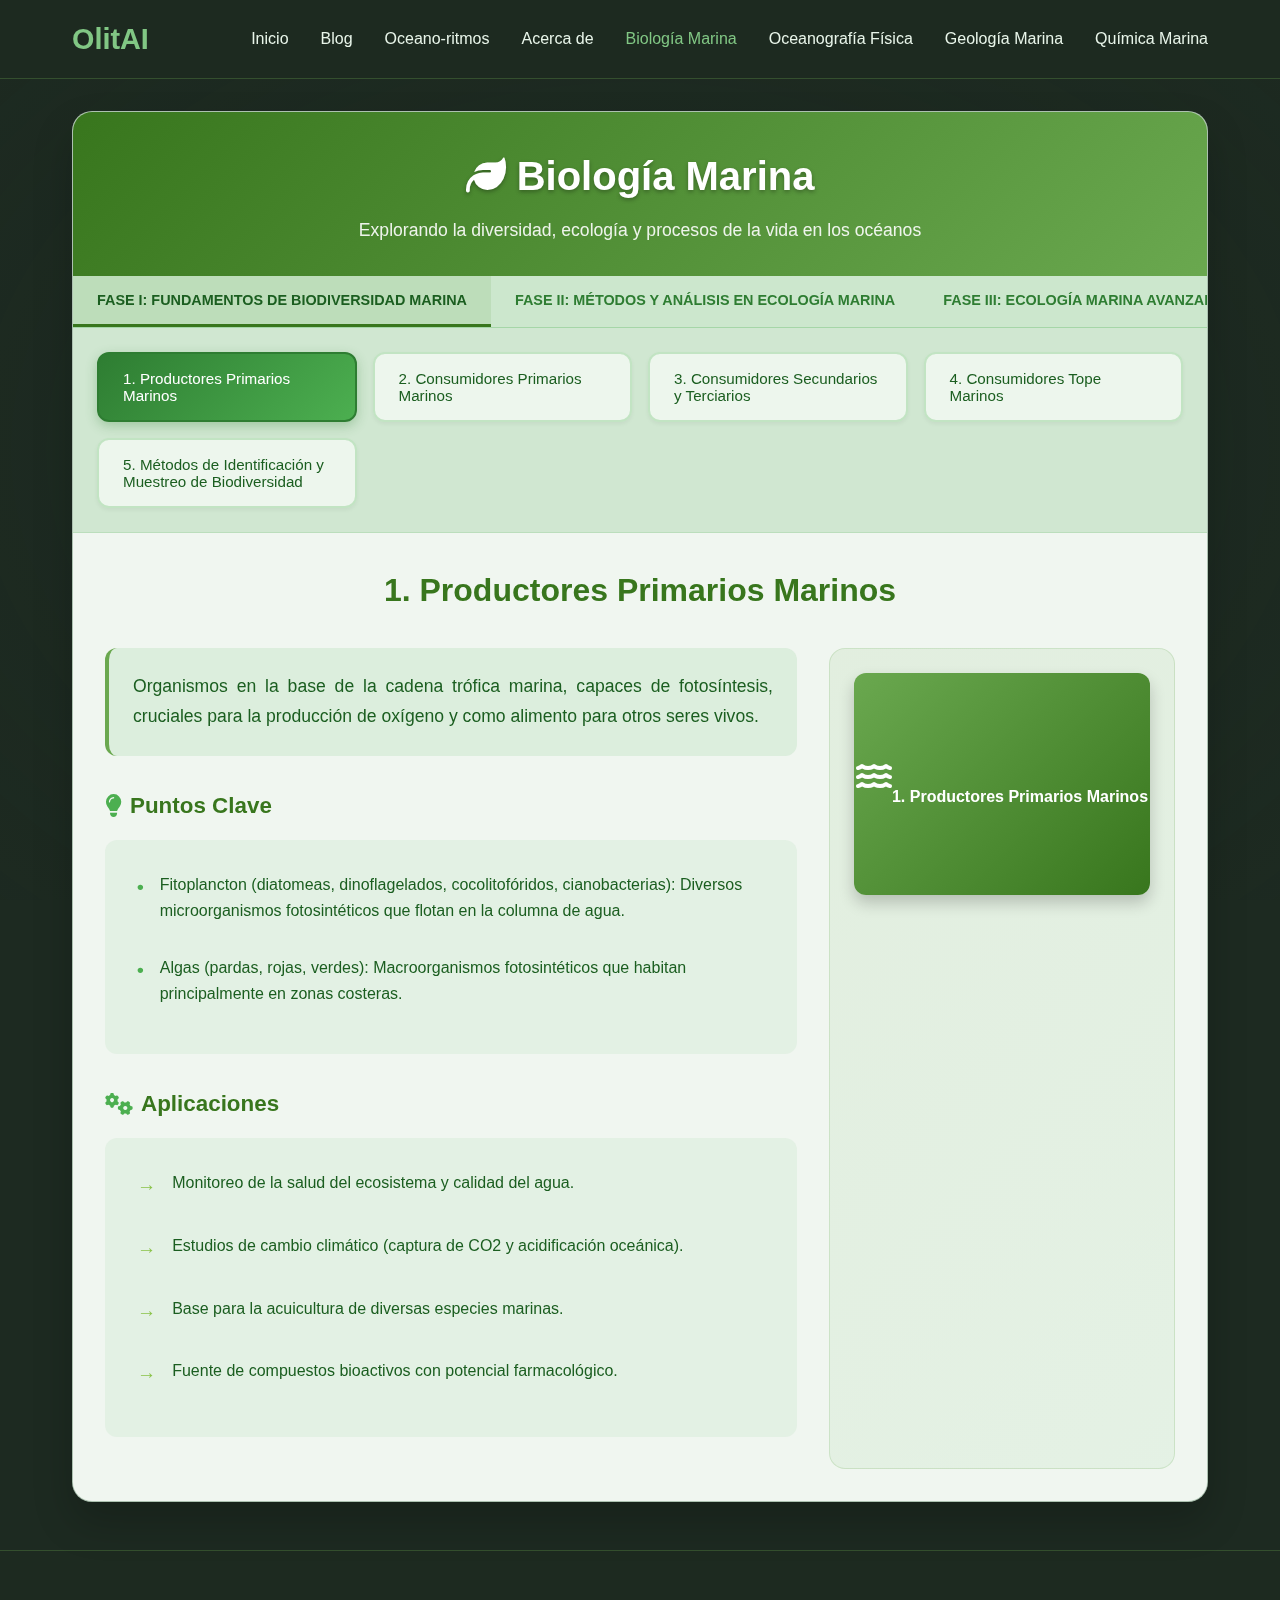
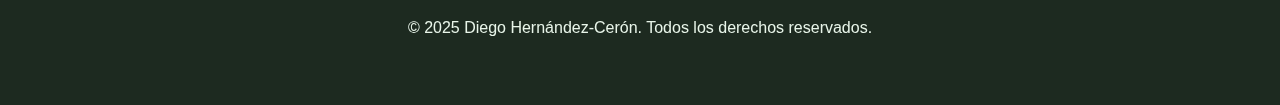
<file: biologia_marina_pagina.html>
<!DOCTYPE html>
<html lang="es">
<head>
    <meta charset="UTF-8">
    <meta name="viewport" content="width=device-width, initial-scale=1.0">
    <title>Biología Marina - OlitAI</title>
    <link rel="stylesheet" href="https://cdnjs.cloudflare.com/ajax/libs/font-awesome/6.4.0/css/all.min.css">
    <style>
        * {
            margin: 0;
            padding: 0;
            box-sizing: border-box;
        }

        body {
            font-family: -apple-system, BlinkMacSystemFont, 'Segoe UI', Roboto, Oxygen, Ubuntu, Cantarell, sans-serif;
            background-color: #1D2A21; /* Green: Dark Green */
            color: #E8F5E9; /* Green: Lightest Green */
            line-height: 1.6;
            min-height: 100vh;
        }

        /* Fondo oceánico similar al index */
        .bg-overlay {
            position: fixed;
            top: 0;
            left: 0;
            width: 100%;
            height: 100%;
            background-image: url('https://i.imgur.com/kI72GlX.jpg');
            background-size: cover;
            background-position: center center;
            background-repeat: no-repeat;
            background-attachment: fixed;
            filter: brightness(0.5) saturate(1.0) hue-rotate(40deg); /* Green: Adjusted for greener tint */
            z-index: -2;
        }

        .darken-overlay {
            position: fixed;
            top: 0;
            left: 0;
            width: 100%;
            height: 100%;
            background: radial-gradient(
                ellipse at center,
                rgba(29, 42, 33, 0.4) 0%, /* Green: Dark Green gradient */
                rgba(29, 42, 33, 0.7) 100%
            );
            z-index: -1;
        }

        /* Header navigation */
        header {
            position: sticky;
            top: 0;
            background: rgba(29, 42, 33, 0.95); /* Green: Dark Green */
            backdrop-filter: blur(10px);
            border-bottom: 1px solid rgba(106, 168, 79, 0.3); /* Green: Muted green border */
            z-index: 1000;
            padding: 1rem 0;
        }

        .nav-container {
            max-width: 1200px;
            margin: 0 auto;
            display: flex;
            justify-content: space-between;
            align-items: center;
            padding: 0 2rem;
        }

        .logo {
            font-size: 1.8rem;
            font-weight: bold;
            color: #81c784; /* Green: Light vibrant green */
            text-decoration: none;
        }

        nav ul {
            display: flex;
            list-style: none;
            gap: 2rem;
        }

        nav a {
            color: #E8F5E9; /* Green: Lightest Green */
            text-decoration: none;
            transition: color 0.3s;
            font-weight: 500;
        }

        nav a:hover, nav a.active {
            color: #81c784; /* Green: Light vibrant green */
        }

        .menu-toggle {
            display: none;
            color: #E8F5E9; /* Green: Lightest Green */
            font-size: 1.5rem;
            cursor: pointer;
        }

        /* Container principal */
        .container {
            max-width: 1200px;
            margin: 2rem auto;
            padding: 0 2rem;
        }

        /* Card principal con estilo oceánico */
        .main-card {
            background: rgba(232, 245, 233, 0.95); /* Green: Very light green/mint white */
            backdrop-filter: blur(10px);
            border-radius: 20px;
            box-shadow: 0 20px 40px rgba(0, 0, 0, 0.2);
            overflow: hidden;
            border: 1px solid rgba(60, 100, 70, 0.3); /* Green: Dark green border */
            color: #1B5E20; /* Green: Dark forest green text */
        }

        /* Título de la página */
        .page-title {
            background: linear-gradient(135deg, #38761D, #6AA84F); /* Green: Dark to medium green gradient */
            color: #FFFFFF; /* Green: White */
            padding: 2rem;
            text-align: center;
            margin-bottom: 0;
        }

        .page-title h1 {
            font-size: 2.5rem;
            font-weight: bold;
            margin-bottom: 0.5rem;
            text-shadow: 0 2px 4px rgba(0, 0, 0, 0.3);
        }

        .page-title p {
            font-size: 1.1rem;
            opacity: 0.9;
        }

        /* Pestañas de categorías */
        .category-tabs {
            overflow-x: auto;
            background: rgba(200, 230, 201, 0.8); /* Green: Light mint green */
        }

        .category-tabs-container {
            display: flex;
            border-bottom: 1px solid #A5D6A7; /* Green: Light green border */
            min-width: max-content;
        }

        .category-tab {
            padding: 1rem 1.5rem;
            font-size: 0.9rem;
            font-weight: 600;
            white-space: nowrap;
            background: none;
            border: none;
            cursor: pointer;
            transition: all 0.3s;
            color: #2E7D32; /* Green: Medium-dark green */
            border-bottom: 3px solid transparent;
        }

        .category-tab:hover {
            color: #1B5E20; /* Green: Dark forest green */
            background-color: rgba(106, 168, 79, 0.1); /* Green: Light green tint */
        }

        .category-tab.active {
            color: #1B5E20; /* Green: Dark forest green */
            border-bottom-color: #38761D; /* Green: Darker active border */
            background-color: rgba(106, 168, 79, 0.15); /* Green: Light green tint */
        }

        /* Selector de tópicos */
        .topics-selector {
            background: rgba(200, 230, 201, 0.6); /* Green: Light mint green */
            padding: 1.5rem;
            border-bottom: 1px solid rgba(165, 214, 167, 0.5); /* Green: Light green border */
        }

        .topics-grid {
            display: grid;
            grid-template-columns: repeat(auto-fit, minmax(250px, 1fr));
            gap: 1rem;
        }

        .topic-button {
            padding: 1rem 1.5rem;
            border-radius: 12px;
            font-size: 0.95rem;
            font-weight: 500;
            background: rgba(240, 247, 240, 0.9); /* Green: Very light mint */
            border: 2px solid rgba(129, 199, 132, 0.4); /* Green: Light green border */
            color: #1B5E20; /* Green: Dark forest green */
            cursor: pointer;
            transition: all 0.3s;
            text-align: left;
            box-shadow: 0 2px 4px rgba(0, 0, 0, 0.05);
        }

        .topic-button:hover {
            background-color: rgba(165, 214, 167, 0.8); /* Green: Light green for hover */
            border-color: #6AA84F; /* Green: Medium green */
            transform: translateY(-2px);
            box-shadow: 0 4px 8px rgba(0, 0, 0, 0.1);
        }

        .topic-button.active {
            background: linear-gradient(135deg, #2E7D32, #4CAF50); /* Green: Medium to vibrant green gradient */
            color: #FFFFFF; /* Green: White */
            border-color: #2E7D32; /* Green: Medium green */
            box-shadow: 0 4px 12px rgba(46, 125, 50, 0.3); /* Shadow based on active background */
        }

        /* Contenido del tópico */
        .topic-content {
            padding: 2rem;
            background: rgba(240, 247, 240, 0.95); /* Green: Very light mint */
        }

        .topic-title {
            font-size: 2rem;
            font-weight: bold;
            color: #38761D; /* Green: Dark green */
            margin-bottom: 1.5rem;
            text-align: center;
        }

        .content-grid {
            display: grid;
            grid-template-columns: 2fr 1fr;
            gap: 2rem;
            margin-top: 2rem;
        }

        .main-content {
            display: flex;
            flex-direction: column;
        }

        .description {
            color: #1B5E20; /* Green: Dark forest green */
            margin-bottom: 2rem;
            text-align: justify;
            font-size: 1.1rem;
            line-height: 1.7;
            padding: 1.5rem;
            background: rgba(200, 230, 201, 0.5); /* Green: Light mint green */
            border-radius: 12px;
            border-left: 4px solid #6AA84F; /* Green: Medium green */
        }

        .section-title {
            font-size: 1.4rem;
            font-weight: 600;
            color: #38761D; /* Green: Dark green */
            margin-bottom: 1rem;
            display: flex;
            align-items: center;
            gap: 0.5rem;
        }

        .section-title i {
            color: #4CAF50; /* Green: Vibrant green */
        }

        .key-points, .applications {
            margin-bottom: 2rem;
        }

        .points-list {
            list-style: none;
            background: rgba(200, 230, 201, 0.3); /* Green: Light mint green tint */
            border-radius: 12px;
            padding: 1.5rem;
        }

        .points-list li {
            display: flex;
            align-items: flex-start;
            margin-bottom: 1rem;
            padding: 0.5rem;
            border-radius: 8px;
            transition: all 0.3s;
        }

        .points-list li:hover {
            background: rgba(165, 214, 167, 0.3); /* Green: Light green tint for hover */
            transform: translateX(5px);
        }

        .bullet-blue { /* Consider renaming to .bullet-primary or similar */
            color: #4CAF50; /* Green: Vibrant green */
            margin-right: 1rem;
            font-weight: bold;
            font-size: 1.2rem;
        }

        .bullet-green { /* Consider renaming to .bullet-secondary or similar */
            color: #8BC34A; /* Green: Lime green */
            margin-right: 1rem;
            font-weight: bold;
            font-size: 1.2rem;
        }

        /* Sidebar */
        .sidebar {
            background: linear-gradient(135deg, rgba(106, 168, 79, 0.1), rgba(129, 199, 132, 0.1)); /* Green: Light green tints */
            padding: 1.5rem;
            border-radius: 16px;
            border: 1px solid rgba(106, 168, 79, 0.2); /* Green: Muted green border */
        }

        .image-placeholder {
            width: 100%;
            aspect-ratio: 4/3;
            background: linear-gradient(135deg, #6AA84F 0%, #38761D 100%); /* Green: Medium to Dark green */
            border-radius: 12px;
            margin-bottom: 1rem;
            display: flex;
            align-items: center;
            justify-content: center;
            color: #FFFFFF; /* Green: White */
            font-weight: bold;
            text-align: center;
            box-shadow: 0 8px 16px rgba(0, 0, 0, 0.2);
        }

        /* Footer */
        footer {
            margin-top: 3rem;
            padding: 2rem 0;
            background: rgba(29, 42, 33, 0.95); /* Green: Dark Green */
            color: #E8F5E9; /* Green: Lightest Green */
            text-align: center;
            border-top: 1px solid rgba(106, 168, 79, 0.3); /* Green: Muted green border */
        }

        /* Responsive */
        @media (max-width: 768px) {
            .nav-container {
                padding: 0 1rem;
            }

            nav ul {
                display: none;
            }

            .menu-toggle {
                display: block;
            }

            .container {
                padding: 0 1rem;
            }

            .category-tab {
                font-size: 0.8rem;
                padding: 0.8rem 1rem;
            }

            .content-grid {
                grid-template-columns: 1fr;
                gap: 1rem;
            }

            .topics-grid {
                grid-template-columns: 1fr;
            }

            .topic-content {
                padding: 1rem;
            }

            .page-title h1 {
                font-size: 1.8rem;
            }
        }

        .error-message {
            text-align: center;
            color: #ef4444; /* Standard error red, can be adjusted if needed */
            font-weight: 500;
            margin-top: 2rem;
            padding: 2rem;
            background: rgba(254, 226, 226, 0.8); /* Lighter red background */
            border-radius: 12px;
            border: 1px solid rgba(239, 68, 68, 0.2);
        }

        /* Animaciones suaves */
        @keyframes fadeIn {
            from { opacity: 0; transform: translateY(20px); }
            to { opacity: 1; transform: translateY(0); }
        }

        .main-card {
            animation: fadeIn 0.6s ease-out;
        }

        /* Scroll suave */
        html {
            scroll-behavior: smooth;
        }

        /* Botón de volver al inicio */
        .back-to-top {
            position: fixed;
            bottom: 2rem;
            right: 2rem;
            background: linear-gradient(135deg, #38761D, #6AA84F); /* Green: Dark to medium green gradient */
            color: #FFFFFF; /* Green: White */
            border: none;
            border-radius: 50%;
            width: 50px;
            height: 50px;
            cursor: pointer;
            opacity: 0;
            transition: all 0.3s;
            z-index: 1000;
            box-shadow: 0 4px 12px rgba(121, 85, 72, 0.3); /* Shadow based on new background */
        }

        .back-to-top.visible {
            opacity: 1;
        }

        .back-to-top:hover {
            transform: translateY(-2px);
            box-shadow: 0 6px 16px rgba(121, 85, 72, 0.4); /* Shadow based on new background */
        }
    </style>
</head>
<body>
    <div class="bg-overlay"></div>
    <div class="darken-overlay"></div>

    <header>
        <div class="nav-container">
            <a href="./index.html" class="logo">OlitAI</a>
            <nav>
                <ul>
                    <li><a href="./index.html">Inicio</a></li>
                    <li><a href="./blog.html">Blog</a></li>
                    <li><a href="./oceano-ritmos.html">Oceano-ritmos</a></li>
                    <li><a href="./about.html">Acerca de</a></li>
                    <li><a href="./biologia_marina_pagina.html" class="active">Biología Marina</a></li>
                    <li><a href="./fisica_integrated.html">Oceanografía Física</a></li>
                    <li><a href="./geologia.html">Geología Marina</a></li>
                    <li><a href="./quimica.html">Química Marina</a></li>
                </ul>
            </nav>
            <div class="menu-toggle">
                <i class="fas fa-bars"></i>
            </div>
        </div>
    </header>

    <div class="container">
        <div class="main-card">
            <!-- Título de la página -->
            <div class="page-title">
                <h1><i class="fas fa-leaf"></i> Biología Marina</h1>
                <p>Explorando la diversidad, ecología y procesos de la vida en los océanos</p>
            </div>

            <!-- Pestañas de categorías -->
            <div class="category-tabs">
                <div class="category-tabs-container" id="categoryTabs">
                    <!-- Las pestañas se generarán dinámicamente -->
                </div>
            </div>

            <!-- Selector de tópicos -->
            <div class="topics-selector">
                <div class="topics-grid" id="topicsGrid">
                    <!-- Los tópicos se generarán dinámicamente -->
                </div>
            </div>

            <!-- Contenido del tópico -->
            <div class="topic-content">
                <div id="topicContent">
                    <!-- El contenido se generará dinámicamente -->
                </div>
            </div>
        </div>
    </div>

    <button class="back-to-top" id="backToTop">
        <i class="fas fa-chevron-up"></i>
    </button>

    <footer>
        <div class="container">
            <p>&copy; 2025 Diego Hernández-Cerón. Todos los derechos reservados.</p>
        </div>
    </footer>

    <script>
        // Estado de la aplicación
        const categories = [
            { id: "fase1_bio", name: "FASE I: FUNDAMENTOS DE BIODIVERSIDAD MARINA" },
            { id: "fase2_bio", name: "FASE II: MÉTODOS Y ANÁLISIS EN ECOLOGÍA MARINA" },
            { id: "fase3_bio", name: "FASE III: ECOLOGÍA MARINA AVANZADA" },
            { id: "fase4_bio", name: "FASE IV: BIOLOGÍA MARINA APLICADA Y GESTIÓN CON IA" }
        ];

        const topicsByCategory = {
            fase1_bio: [
                { id: "f1_bio_topic1", name: "1. Productores Primarios Marinos" },
                { id: "f1_bio_topic2", name: "2. Consumidores Primarios Marinos" },
                { id: "f1_bio_topic3", name: "3. Consumidores Secundarios y Terciarios" },
                { id: "f1_bio_topic4", name: "4. Consumidores Tope Marinos" },
                { id: "f1_bio_topic5", name: "5. Métodos de Identificación y Muestreo de Biodiversidad" }
            ],
            fase2_bio: [
                { id: "f2_bio_topic1", name: "1. Estadística Aplicada a la Ecología Marina" },
                { id: "f2_bio_topic2", name: "2. Machine Learning en Estudios de Ecología Marina" },
                { id: "f2_bio_topic3", name: "3. Diseño Experimental y Estrategias de Muestreo" }
            ],
            fase3_bio: [
                { id: "f3_bio_topic1", name: "1. Fundamentos de Procesos Ecológicos Marinos" },
                { id: "f3_bio_topic2", name: "2. Ecología de Comunidades Bentónicas" },
                { id: "f3_bio_topic3", name: "3. Conexiones Ecosistémicas Clave" },
                { id: "f3_bio_topic4", name: "4. Conceptos Teóricos Avanzados en Ecología Marina" }
            ],
            fase4_bio: [
                { id: "f4_bio_topic1", name: "1. IA Aplicada a la Gestión de Pesquerías Sostenibles" },
                { id: "f4_bio_topic2", name: "2. IA en Bioacústica y Comunicación Animal Marina" },
                { id: "f4_bio_topic3", name: "3. IA para la Gobernanza y Legislación Oceánica" },
                { id: "f4_bio_topic4", name: "4. Monitoreo y Predicción de Fenómenos Oceanográficos con IA" }
            ]
        };

        const content = {
            fase1_bio: {
                f1_bio_topic1: {
                    title: "1. Productores Primarios Marinos",
                    description: "Organismos en la base de la cadena trófica marina, capaces de fotosíntesis, cruciales para la producción de oxígeno y como alimento para otros seres vivos.",
                    keyPoints: [
                        "Fitoplancton (diatomeas, dinoflagelados, cocolitofóridos, cianobacterias): Diversos microorganismos fotosintéticos que flotan en la columna de agua.",
                        "Algas (pardas, rojas, verdes): Macroorganismos fotosintéticos que habitan principalmente en zonas costeras."
                    ],
                    applications: [
                        "Monitoreo de la salud del ecosistema y calidad del agua.",
                        "Estudios de cambio climático (captura de CO2 y acidificación oceánica).",
                        "Base para la acuicultura de diversas especies marinas.",
                        "Fuente de compuestos bioactivos con potencial farmacológico."
                    ]
                },
                f1_bio_topic2: {
                    title: "2. Consumidores Primarios Marinos",
                    description: "Organismos herbívoros que se alimentan directamente de los productores primarios, transfiriendo energía al siguiente nivel trófico.",
                    keyPoints: [
                        "Zooplancton (copépodos, krill, larvas planctónicas, medusas): Pequeños animales que derivan en el agua, alimentándose de fitoplancton.",
                        "Comunidades bentónicas (poliquetos, bivalvos, equinodermos, corales): Organismos que viven en el fondo marino, muchos de los cuales se alimentan de material orgánico particulado o algas."
                    ],
                    applications: [
                        "Indicadores de la calidad del agua y de la productividad primaria.",
                        "Eslabón crucial en las redes tróficas marinas, sosteniendo pesquerías.",
                        "Estudios de impacto de la pesca y la contaminación en comunidades bentónicas.",
                        "Investigación en bioprospección de corales y otros invertebrados."
                    ]
                },
                f1_bio_topic3: {
                    title: "3. Consumidores Secundarios y Terciarios",
                    description: "Carnívoros que se alimentan de otros consumidores, ocupando niveles tróficos intermedios y jugando roles importantes en la estructura de las comunidades marinas.",
                    keyPoints: [
                        "Necton (peces diversos): Organismos que nadan activamente, desde pequeños peces forrajeros hasta grandes depredadores.",
                        "Cefalópodos (calamares, pulpos, sepias): Invertebrados marinos inteligentes con adaptaciones únicas para la caza.",
                        "Crustáceos (cangrejos, langostas, camarones): Diversos artrópodos con exoesqueleto, muchos de importancia comercial."
                    ],
                    applications: [
                        "Gestión de pesquerías comerciales y recreativas.",
                        "Estudios de biodiversidad y conservación de especies clave.",
                        "Modelado de redes tróficas y dinámica de poblaciones.",
                        "Evaluación de la salud de los ecosistemas a través de la condición de los depredadores."
                    ]
                },
                f1_bio_topic4: {
                    title: "4. Consumidores Tope Marinos",
                    description: "Depredadores en la cima de la cadena alimentaria marina, cruciales para el equilibrio del ecosistema y a menudo carismáticos, atrayendo interés público.",
                    keyPoints: [
                        "Aves marinas (albatros, petreles, pingüinos, gaviotas): Adaptadas a la vida en el mar, alimentándose de peces y otros organismos.",
                        "Mamíferos marinos (cetáceos: ballenas, delfines; pinnípedos: focas, lobos marinos; sirenios: manatíes): Diversos grupos con adaptaciones especializadas al medio acuático."
                    ],
                    applications: [
                        "Indicadores de la salud general del océano y de la contaminación (bioacumulación).",
                        "Planes de conservación de especies carismáticas y en peligro.",
                        "Estudios de acumulación de contaminantes y toxinas en la cadena trófica.",
                        "Ecoturismo y educación ambiental."
                    ]
                },
                f1_bio_topic5: {
                    title: "5. Métodos de Identificación y Muestreo de Biodiversidad",
                    description: "Técnicas y herramientas utilizadas por los biólogos marinos para identificar especies, estudiar su distribución y muestrear comunidades para evaluar la biodiversidad.",
                    keyPoints: [
                        "Microscopía óptica y electrónica: Para la identificación de microorganismos y detalles estructurales.",
                        "Análisis de ADN y códigos de barras genéticos (DNA barcoding): Para la identificación precisa de especies y estudios filogenéticos.",
                        "Metabarcoding ambiental (eDNA): Para la detección de comunidades completas a partir de muestras de agua o sedimento.",
                        "Técnicas de muestreo específicas por grupo taxonómico (redes, dragas, trampas, censos visuales)."
                    ],
                    applications: [
                        "Descubrimiento y catalogación de nuevas especies marinas.",
                        "Evaluación de la riqueza de especies y diversidad genética en diferentes hábitats.",
                        "Monitoreo de especies invasoras y su impacto.",
                        "Estudios de conectividad poblacional y biogeografía."
                    ]
                }
            },
            fase2_bio: {
                f2_bio_topic1: {
                    title: "1. Estadística Aplicada a la Ecología Marina",
                    description: "Herramientas estadísticas y métodos cuantitativos esenciales para el diseño de estudios, análisis de datos y la interpretación de resultados en investigaciones de ecología marina.",
                    keyPoints: [
                        "Análisis univariados (pruebas t, ANOVA) y multivariados (PCA, MDS, análisis de clusters): Para explorar patrones y relaciones en datos complejos.",
                        "Pruebas paramétricas y no paramétricas: Selección adecuada según la distribución de los datos.",
                        "Modelos Lineales Generalizados (GLM) y Modelos Mixtos (GLMM): Para modelar respuestas ecológicas a múltiples factores.",
                        "Análisis de series temporales: Para identificar tendencias y ciclos en datos recolectados a lo largo del tiempo.",
                        "Estadística espacial y Sistemas de Información Geográfica (SIG): Para analizar patrones de distribución y relaciones espaciales."
                    ],
                    applications: [
                        "Validación rigurosa de hipótesis ecológicas y teorías.",
                        "Modelado predictivo de la distribución de especies y la abundancia.",
                        "Análisis de tendencias poblacionales y evaluación del estado de conservación.",
                        "Identificación de factores ambientales que influyen en las comunidades marinas."
                    ]
                },
                f2_bio_topic2: {
                    title: "2. Machine Learning en Estudios de Ecología Marina",
                    description: "Aplicación de técnicas de inteligencia artificial y aprendizaje automático para abordar problemas complejos, analizar grandes conjuntos de datos y descubrir nuevos insights en ecología marina.",
                    keyPoints: [
                        "Clasificación de hábitats y ecosistemas: Utilizando datos de sensores remotos o imágenes submarinas.",
                        "Predicción de distribución de especies (Species Distribution Models - SDMs): Basados en variables ambientales.",
                        "Detección de patrones espaciales y temporales complejos en datos ecológicos.",
                        "Reconocimiento automatizado de organismos: A partir de imágenes, videos o sonidos.",
                        "Análisis de imágenes submarinas y videos para censos y estudios de comportamiento."
                    ],
                    applications: [
                        "Procesamiento eficiente y automatizado de grandes volúmenes de datos oceanográficos y biológicos.",
                        "Mejora de la precisión en modelos predictivos para la gestión de recursos.",
                        "Descubrimiento de nuevas correlaciones ecológicas y factores de influencia.",
                        "Desarrollo de herramientas para el monitoreo en tiempo real de ecosistemas."
                    ]
                },
                f2_bio_topic3: {
                    title: "3. Diseño Experimental y Estrategias de Muestreo",
                    description: "Principios fundamentales para el diseño robusto de estudios experimentales y la planificación de programas de muestreo efectivos y eficientes en el diverso y desafiante medio marino.",
                    keyPoints: [
                        "Cálculo de potencia estadística y determinación del tamaño muestral adecuado.",
                        "Diseños experimentales comunes: BACI (Before-After-Control-Impact), diseños factoriales, anidados y jerárquicos.",
                        "Métodos de muestreo estadístico: Aleatorio simple, estratificado, sistemático y adaptativo.",
                        "Consideraciones logísticas y desafíos del muestreo en ambientes marinos."
                    ],
                    applications: [
                        "Evaluación rigurosa del impacto ambiental de actividades humanas.",
                        "Estudios de la efectividad de medidas de conservación y restauración.",
                        "Optimización de los esfuerzos de monitoreo para maximizar la información obtenida.",
                        "Investigación de procesos ecológicos mediante manipulación experimental."
                    ]
                }
            },
            fase3_bio: {
                f3_bio_topic1: {
                    title: "1. Fundamentos de Procesos Ecológicos Marinos",
                    description: "Exploración de los conceptos y procesos clave que rigen las interacciones entre organismos marinos y su ambiente, y la dinámica de los ecosistemas oceánicos.",
                    keyPoints: [
                        "Uso de isótopos estables (ej. δ13C, δ15N) como trazadores de redes tróficas y rutas migratorias.",
                        "Caracterización estructural de ecosistemas: diversidad, complejidad, estabilidad.",
                        "Dinámica y procesos comunitarios: sucesión ecológica, efectos de perturbaciones naturais y antropogénicas.",
                        "Interacciones biológicas: predador-presa, competencia, mutualismo, parasitismo.",
                        "Dinámica de poblaciones marinas: modelos de crecimiento, mortalidad, reclutamiento y dispersión."
                    ],
                    applications: [
                        "Modelado de redes tróficas para entender el flujo de energía y materia.",
                        "Comprensión de la resiliencia y resistencia de los ecosistemas a cambios.",
                        "Desarrollo de estrategias de gestión basadas en el ecosistema (EBM).",
                        "Predicción de la respuesta de las poblaciones a la explotación y al cambio climático."
                    ]
                },
                f3_bio_topic2: {
                    title: "2. Ecología de Comunidades Bentónicas",
                    description: "Estudio de los organismos que viven en, sobre o asociados al fondo marino (bentos), sus interacciones, y la estructura y función de los ecosistemas bentónicos.",
                    keyPoints: [
                        "Estructura de hábitats bentónicos: influencia del tipo de sustrato (rocoso, arenoso, fangoso) y la complejidad física.",
                        "Zonación vertical y horizontal de comunidades bentónicas en respuesta a gradientes ambientales.",
                        "Ecosistemas de aguas someras: pastos marinos, arrecifes de coral, bosques de kelp y su importancia ecológica.",
                        "Comunidades de fondos blandos (infauna) y fondos duros (epifauna).",
                        "Ecosistemas quimiosintéticos de aguas profundas: fuentes hidrotermales, filtraciones frías y montañas submarinas."
                    ],
                    applications: [
                        "Mapeo y caracterización de hábitats bentónicos sensibles para la conservación.",
                        "Evaluación del impacto de actividades como la pesca de arrastre, dragado y acuicultura.",
                        "Descubrimiento de nuevas especies y compuestos bioactivos en ecosistemas profundos.",
                        "Restauración de hábitats bentónicos degradados."
                    ]
                },
                f3_bio_topic3: {
                    title: "3. Conexiones Ecosistémicas Clave",
                    description: "Análisis de las interacciones y flujos de materia y energía entre diferentes dominios y ambientes que son cruciales para la estructura y función de los ecosistemas marinos.",
                    keyPoints: [
                        "Estuarios y zonas costeras como interfaces críticas Tierra-Mar, influenciadas por aportes fluviales y mareas.",
                        "Ecosistemas costeros de transición: manglares, marismas salinas y su rol en la protección costera y como viveros.",
                        "Comunidades asociadas al hielo marino en regiones polares y su vulnerabilidad al cambio climático.",
                        "Impacto del deshielo glaciar y de icebergs en los ecosistemas marinos polares y subpolares (ej. aporte de nutrientes)."
                    ],
                    applications: [
                        "Gestión integrada de zonas costeras y cuencas hidrográficas.",
                        "Estudios de impacto del cambio climático en zonas de transición y ecosistemas polares.",
                        "Conservación de corredores ecológicos y conectividad entre hábitats.",
                        "Evaluación de los servicios ecosistémicos provistos por estos sistemas de conexión."
                    ]
                },
                f3_bio_topic4: {
                    title: "4. Conceptos Teóricos Avanzados en Ecología Marina",
                    description: "Introducción a marcos conceptuales y teorías ecológicas avanzadas que ayudan a explicar patrones, procesos y la dinámica compleja de los ecosistemas marinos.",
                    keyPoints: [
                        "Hipótesis de estados estables alternativos y cambios de régimen (regime shifts) en ecosistemas marinos.",
                        "Dispersión larval, conectividad poblacional y su importancia para la persistencia de metapoblaciones.",
                        "Teoría de biogeografía de islas y su aplicación al diseño de redes de áreas marinas protegidas (AMPs).",
                        "Enfoques 'multiomics' (genómica, transcriptómica, proteómica, metabolómica) en ecología marina para entender respuestas a nivel molecular."
                    ],
                    applications: [
                        "Predicción y manejo de respuestas ecosistémicas a múltiples factores de estrés.",
                        "Diseño efectivo de redes de AMPs para la conservación de la biodiversidad y los procesos ecológicos.",
                        "Comprensión de la capacidad de adaptación de las especies marinas al cambio ambiental global.",
                        "Desarrollo de nuevos biomarcadores para la evaluación de la salud de los ecosistemas."
                    ]
                }
            },
            fase4_bio: {
                f4_bio_topic1: {
                    title: "1. IA Aplicada a la Gestión de Pesquerías Sostenibles",
                    description: "Utilización de la inteligencia artificial (IA) y el aprendizaje automático para mejorar la evaluación de stocks pesqueros, optimizar estrategias de manejo y promover la sostenibilidad de las pesquerías.",
                    keyPoints: [
                        "Predicción de zonas de pesca óptimas y estimación de biomasa de stocks utilizando modelos de IA.",
                        "Desarrollo de gemelos digitales (digital twins) para simular ecosistemas pesqueros y evaluar el impacto de diferentes estrategias de manejo.",
                        "Aplicación de técnicas de upscaling y downscaling para integrar datos de diferentes fuentes y resoluciones espaciales/temporales.",
                        "Monitoreo electrónico y análisis de video para mejorar la selectividad de artes de pesca y reducir descartes."
                    ],
                    applications: [
                        "Optimización de cuotas de pesca y esfuerzo pesquero para la sostenibilidad a largo plazo.",
                        "Reducción de la pesca incidental de especies no objetivo y protegidas.",
                        "Mejora del monitoreo, control y vigilancia (MCV) de la actividad pesquera para combatir la pesca ilegal, no declarada y no reglamentada (INDNR).",
                        "Desarrollo de sistemas de alerta temprana para cambios en la distribución o abundancia de recursos pesqueros."
                    ]
                },
                f4_bio_topic2: {
                    title: "2. IA en Bioacústica y Comunicación Animal Marina",
                    description: "Aplicación de la inteligencia artificial para el análisis de los sonidos producidos por organismos marinos, el estudio de su comunicación y el monitoreo no invasivo de la vida marina.",
                    keyPoints: [
                        "Detección y clasificación automatizada de vocalizaciones de mamíferos marinos, peces e invertebrados utilizando algoritmos de IA.",
                        "Análisis de repertorios vocales, dialectos y patrones de comunicación en especies marinas.",
                        "Desarrollo de interfaces humano-cetáceo asistidas por IA para la investigación de la cognición y comunicación de delfines y ballenas.",
                        "Identificación de fuentes de ruido antropogénico y evaluación de su impacto en la fauna marina."
                    ],
                    applications: [
                        "Monitoreo no invasivo de la presencia, distribución y comportamiento de poblaciones animales, incluyendo especies raras o crípticas.",
                        "Estudio del impacto del ruido generado por actividades humanas (tráfico marítimo, sonares, construcción) en la vida marina.",
                        "Mejora de la comprensión de la complejidad social y cognitiva de las especies marinas.",
                        "Desarrollo de herramientas para la mitigación del ruido y la protección de hábitats acústicos sensibles."
                    ]
                },
                f4_bio_topic3: {
                    title: "3. IA para la Gobernanza y Legislación Oceánica",
                    description: "Uso de herramientas de inteligencia artificial para apoyar la toma de decisiones informadas, el desarrollo de políticas efectivas y la mejora de la vigilancia y el cumplimiento en el ámbito de la gobernanza de los océanos.",
                    keyPoints: [
                        "Minería de textos y procesamiento de lenguaje natural (NLP) para analizar grandes volúmenes de documentos legales, tratados internacionales y políticas oceánicas.",
                        "Diseño asistido por IA de normativas y regulaciones ecosistémicas que consideren la complejidad de las interacciones marinas.",
                        "Vigilancia inteligente de actividades marítimas (pesca, transporte, minería) utilizando datos satelitales y de sensores, analizados con IA para detectar anomalías.",
                        "Creación de un observatorio de gobernanza oceánica global basado en IA para monitorear el progreso hacia objetivos de sostenibilidad."
                    ],
                    applications: [
                        "Mejora de la transparencia, la rendición de cuentas y el cumplimiento normativo en el sector marítimo.",
                        "Desarrollo de políticas oceánicas más adaptativas y basadas en la mejor evidencia científica disponible.",
                        "Fortalecimiento de la cooperación internacional para la gestión sostenible de los recursos marinos transzonales y de alta mar.",
                        "Identificación temprana de vacíos legales o conflictos normativos en la gobernanza oceánica."
                    ]
                },
                f4_bio_topic4: {
                    title: "4. Monitoreo y Predicción de Fenómenos Oceanográficos con IA",
                    description: "Aplicación de la inteligencia artificial para la detección temprana, el monitoreo continuo y la predicción de eventos y fenómenos oceanográficos críticos que pueden afectar los ecosistemas marinos y las comunidades costeras.",
                    keyPoints: [
                        "Detección y predicción de la ocurrencia, extensión e intensidad de floraciones algales nocivas (FANs) utilizando datos satelitales y modelos de IA.",
                        "Seguimiento y modelado de la dispersión de derrames de petróleo y otros contaminantes marinos para optimizar la respuesta a emergencias.",
                        "Monitoreo y alerta temprana de eventos extremos marinos como olas de calor marinas, eventos de hipoxia y acidificación.",
                        "Integración de datos de múltiples fuentes (sensores remotos, in-situ, modelos) mediante IA para mejorar la comprensión y predicción de procesos complejos."
                    ],
                    applications: [
                        "Protección de la salud pública, los recursos pesqueros y la acuicultura frente a FANs y contaminación.",
                        "Optimización de la respuesta a emergencias ambientales marinas y minimización de daños.",
                        "Desarrollo de estrategias de adaptación al cambio climático para ecosistemas marinos y comunidades costeras vulnerables.",
                        "Mejora de la seguridad marítima y la planificación de actividades en el océano."
                    ]
                }
            }
        };

        let selectedCategory = "fase1_bio";
        let selectedTopic = "f1_bio_topic1";

        // Función para renderizar las pestañas de categorías
        function renderCategoryTabs() {
            const tabsContainer = document.getElementById('categoryTabs');
            tabsContainer.innerHTML = '';

            categories.forEach(category => {
                const tab = document.createElement('button');
                tab.className = `category-tab ${selectedCategory === category.id ? 'active' : ''}`;
                tab.textContent = category.name;
                tab.onclick = () => selectCategory(category.id);
                tabsContainer.appendChild(tab);
            });
        }

        // Función para renderizar los tópicos
        function renderTopics() {
            const topicsGrid = document.getElementById('topicsGrid');
            topicsGrid.innerHTML = '';

            const topics = topicsByCategory[selectedCategory] || [];
            topics.forEach(topic => {
                const button = document.createElement('button');
                button.className = `topic-button ${selectedTopic === topic.id ? 'active' : ''}`;
                button.textContent = topic.name;
                button.onclick = () => selectTopic(topic.id);
                topicsGrid.appendChild(button);
            });
        }

        // Función para renderizar el contenido del tópico
        function renderTopicContent() {
            const contentDiv = document.getElementById('topicContent');
            const categoryData = content[selectedCategory];
            
            if (!categoryData) {
                contentDiv.innerHTML = '<div class="error-message">Categoría no encontrada</div>';
                return;
            }

            const topicData = categoryData[selectedTopic];
            if (!topicData) {
                contentDiv.innerHTML = '<div class="error-message">Tópico no encontrado</div>';
                return;
            }

            contentDiv.innerHTML = `
                <h3 class="topic-title">${topicData.title}</h3>
                <div class="content-grid">
                    <div class="main-content">
                        <p class="description">${topicData.description}</p>

                        <div class="key-points">
                            <h4 class="section-title">
                                <i class="fas fa-lightbulb"></i>
                                Puntos Clave
                            </h4>
                            <ul class="points-list">
                                ${topicData.keyPoints.map(point => `
                                    <li>
                                        <span class="bullet-blue">•</span>
                                        <span>${point}</span>
                                    </li>
                                `).join('')}
                            </ul>
                        </div>

                        <div class="applications">
                            <h4 class="section-title">
                                <i class="fas fa-cogs"></i>
                                Aplicaciones
                            </h4>
                            <ul class="points-list">
                                ${topicData.applications.map(app => `
                                    <li>
                                        <span class="bullet-green">→</span>
                                        <span>${app}</span>
                                    </li>
                                `).join('')}
                            </ul>
                        </div>
                    </div>

                    <div class="sidebar">
                        <div class="image-placeholder">
                            <i class="fas fa-water" style="font-size: 2rem; margin-bottom: 1rem;"></i><br>
                            ${topicData.title}
                        </div>
                    </div>
                </div>
            `;
        }

        // Función para seleccionar categoría
        function selectCategory(categoryId) {
            selectedCategory = categoryId;
            const topics = topicsByCategory[categoryId];
            if (topics && topics.length > 0) {
                selectedTopic = topics[0].id;
            }
            render();
        }

        // Función para seleccionar tópico
        function selectTopic(topicId) {
            selectedTopic = topicId;
            renderTopicContent();
            renderTopics();
        }

        // Función principal de renderizado
        function render() {
            renderCategoryTabs();
            renderTopics();
            renderTopicContent();
        }

        // Botón volver arriba
        function initBackToTop() {
            const backToTop = document.getElementById('backToTop');
            
            window.addEventListener('scroll', () => {
                if (window.pageYOffset > 300) {
                    backToTop.classList.add('visible');
                } else {
                    backToTop.classList.remove('visible');
                }
            });

            backToTop.addEventListener('click', () => {
                window.scrollTo({ top: 0, behavior: 'smooth' });
            });
        }

        // Inicializar la aplicación
        document.addEventListener('DOMContentLoaded', function() {
            render();
            initBackToTop();
        });
    </script>
</body>
</html>
</file>
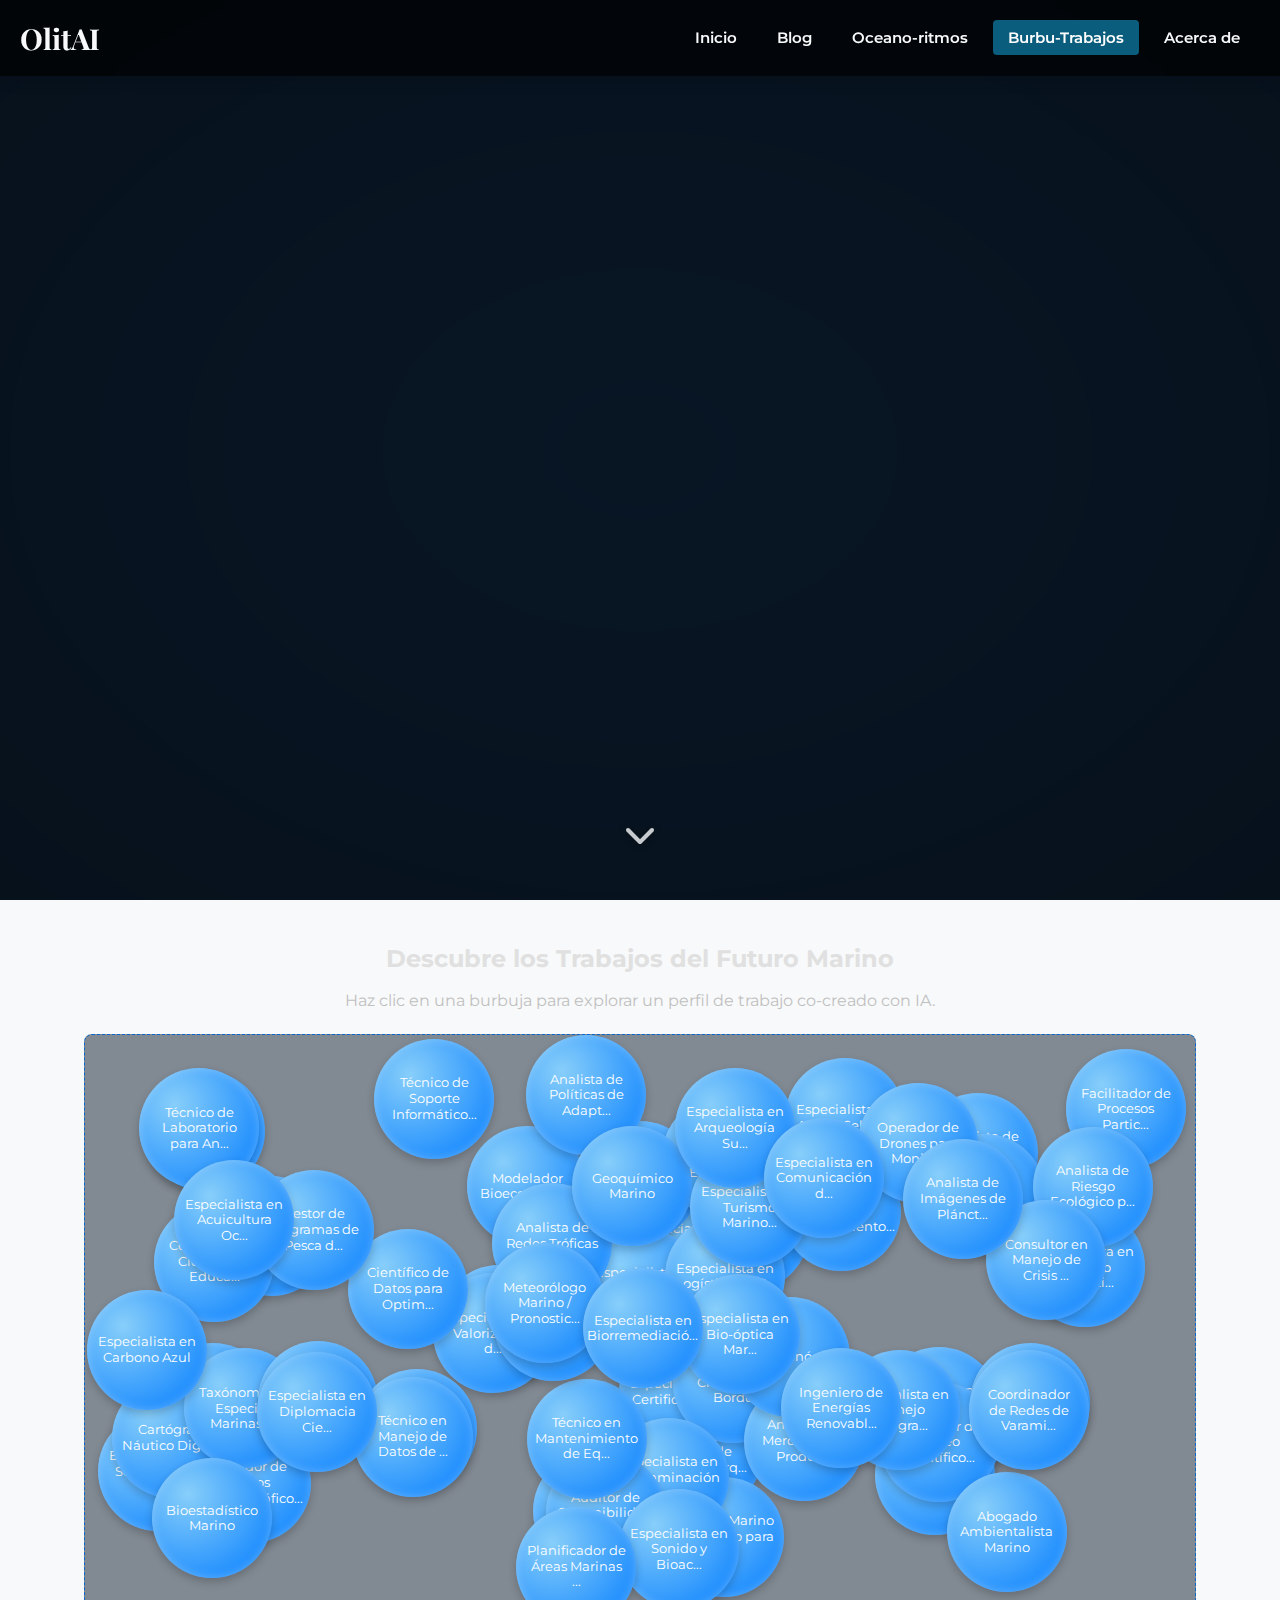
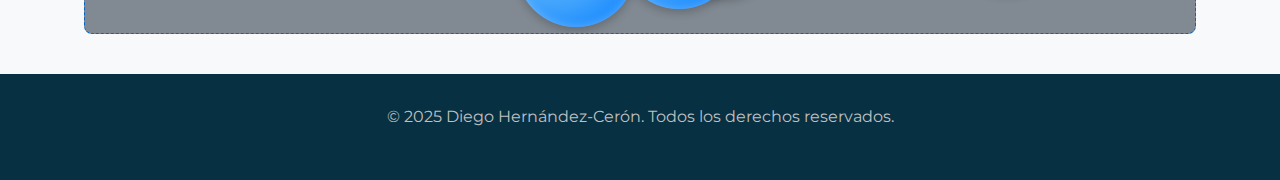
<file: burbu-trabajos.html>
<!DOCTYPE html>
<html lang="es">
<head>
    <meta charset="UTF-8">
    <meta name="viewport" content="width=device-width, initial-scale=1.0">
    <title>Burbu-Trabajos - OlitAI</title>
    <link rel="stylesheet" href="./css/styles.css">
    <link rel="stylesheet" href="./css/burbu-trabajos.css">
    <link rel="stylesheet" href="https://cdnjs.cloudflare.com/ajax/libs/font-awesome/6.4.0/css/all.min.css">
    <!-- Basic styles from index.html for background, can be moved to burbu-trabajos.css later -->
    <style>
        body {
            margin: 0;
            padding: 0;
            background-color: #0a1929; /* Color de respaldo */
        }
        
        /* Imagen de fondo principal */
        .bg-overlay {
            position: fixed;
            top: 0;
            left: 0;
            width: 100%;
            height: 100%;
            background-image: url('https://i.imgur.com/kI72GlX.jpg'); /* URL directa de la imagen */
            background-size: cover;
            background-position: center center;
            background-repeat: no-repeat;
            background-attachment: fixed;
            filter: brightness(0.85);
            z-index: -1;
            animation: subtleZoom 40s ease-in-out infinite alternate;
        }
        
        /* Capa de oscurecimiento sutil */
        .darken-overlay { /* Added this as it was in index.html body */
            position: fixed;
            top: 0;
            left: 0;
            width: 100%;
            height: 100%;
            background: radial-gradient(
                ellipse at center,
                rgba(0, 0, 0, 0.1) 0%,
                rgba(0, 0, 0, 0.3) 100%
            );
            z-index: -1;
        }
        
        /* Efecto de destellos en el agua */
        .ocean-sparkle { /* Added this as it was in index.html body */
            position: fixed;
            top: 0;
            left: 0;
            width: 100%;
            height: 100%;
            background-image: 
                radial-gradient(1px 1px at 10% 10%, rgba(255, 255, 255, 0.3) 50%, transparent 100%),
                radial-gradient(1px 1px at 20% 20%, rgba(255, 255, 255, 0.2) 50%, transparent 100%),
                radial-gradient(2px 2px at 30% 30%, rgba(255, 255, 255, 0.2) 50%, transparent 100%),
                radial-gradient(2px 2px at 40% 40%, rgba(255, 255, 255, 0.3) 50%, transparent 100%),
                radial-gradient(1px 1px at 50% 90%, rgba(255, 255, 255, 0.3) 50%, transparent 100%),
                radial-gradient(1px 1px at 60% 70%, rgba(255, 255, 255, 0.2) 50%, transparent 100%),
                radial-gradient(2px 2px at 70% 40%, rgba(255, 255, 255, 0.2) 50%, transparent 100%),
                radial-gradient(2px 2px at 80% 30%, rgba(255, 255, 255, 0.3) 50%, transparent 100%),
                radial-gradient(1px 1px at 90% 20%, rgba(255, 255, 255, 0.2) 50%, transparent 100%);
            background-size: 100% 100%;
            opacity: 0.05;
            z-index: -1;
            animation: sparkle 8s ease-in-out infinite alternate;
        }

        /* Mejoras al título principal para que destaque más */
        .main-title {
            text-shadow: 0 0 20px rgba(0, 0, 0, 0.6), 
                         0 0 40px rgba(0, 0, 0, 0.4),
                         0 0 60px rgba(0, 0, 0, 0.2);
            animation: glow 4s ease-in-out infinite alternate;
        }
        
        .subtitle {
            text-shadow: 0 0 10px rgba(0, 0, 0, 0.8);
        }
        
        /* Animaciones */
        @keyframes sparkle {
            0% { opacity: 0.03; }
            50% { opacity: 0.07; }
            100% { opacity: 0.03; }
        }
        
        @keyframes glow {
            from {
                text-shadow: 0 0 20px rgba(0, 0, 0, 0.6), 
                             0 0 40px rgba(0, 0, 0, 0.4),
                             0 0 60px rgba(0, 0, 0, 0.2);
            }
            to {
                text-shadow: 0 0 25px rgba(0, 0, 0, 0.7), 
                             0 0 50px rgba(0, 0, 0, 0.5),
                             0 0 75px rgba(0, 0, 0, 0.3);
            }
        }
        
        @keyframes subtleZoom {
            0% { transform: scale(1); }
            100% { transform: scale(1.05); }
        }
    </style>
</head>
<body>
    <div class="bg-overlay"></div>
    <div class="darken-overlay"></div> <!-- Added from index.html body -->
    <div class="ocean-sparkle"></div> <!-- Added from index.html body -->

    <header>
        <div class="logo">OlitAI</div>
        <nav>
            <ul>
                <li><a href="./index.html">Inicio</a></li>
                <li><a href="./blog.html">Blog</a></li>
                <li><a href="./oceano-ritmos.html">Oceano-ritmos</a></li>
                <li><a href="./burbu-trabajos.html" class="active">Burbu-Trabajos</a></li>
                <li><a href="./about.html">Acerca de</a></li>
            </ul>
        </nav>
        <div class="menu-toggle">
            <i class="fas fa-bars"></i>
        </div>
    </header>

    <main>
        <section class="hero">
            <h1 class="main-title">Burbu-Trabajos</h1>
            <p class="subtitle">Explorando el futuro laboral co-creado con IA en el sector marino</p>
            <div class="scroll-indicator">
                <a href="#content"><i class="fas fa-chevron-down"></i></a>
            </div>
        </section>

        <section id="content" class="content">
            <div class="container">
                <h2>Descubre los Trabajos del Futuro Marino</h2>
                <p>Haz clic en una burbuja para explorar un perfil de trabajo co-creado con IA.</p>
                <div id="bubble-area">
                    <!-- Bubbles will be dynamically inserted here by JavaScript -->
                </div>
            </div>
        </section>

        <!-- The Modal -->
        <div id="jobModal" class="modal">
            <div class="modal-content">
                <span class="close-button">&times;</span>
                <h3 id="modalJobTitle"></h3>
                <h4>Perfil:</h4>
                <p id="modalJobProfile"></p>
                <h4>Función:</h4>
                <p id="modalJobFunction"></p>
            </div>
        </div>
    </main>

    <footer>
        <div class="container">
            <p>&copy; 2025 Diego Hernández-Cerón. Todos los derechos reservados.</p>
        </div>
    </footer>

    <script src="./js/script.js"></script>
    <script src="./js/burbu-trabajos.js"></script>
</body>
</html>
</file>
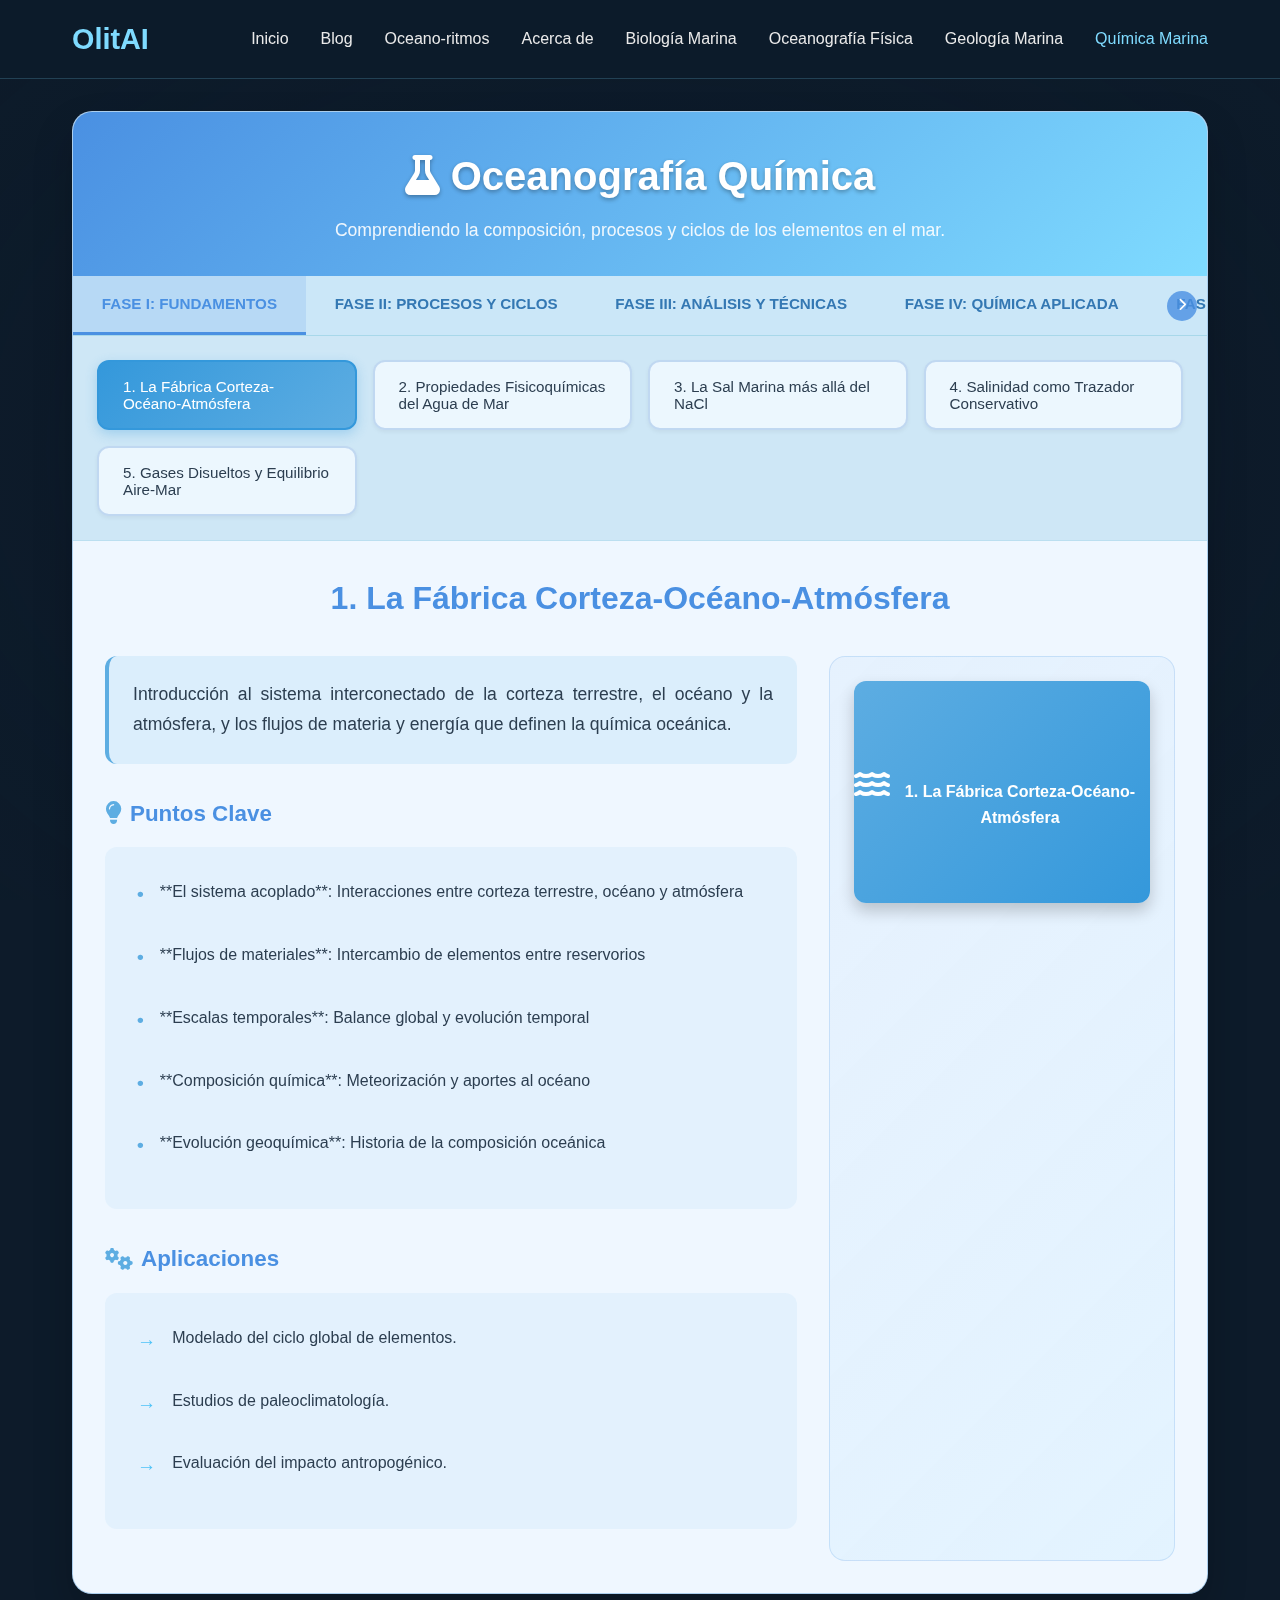
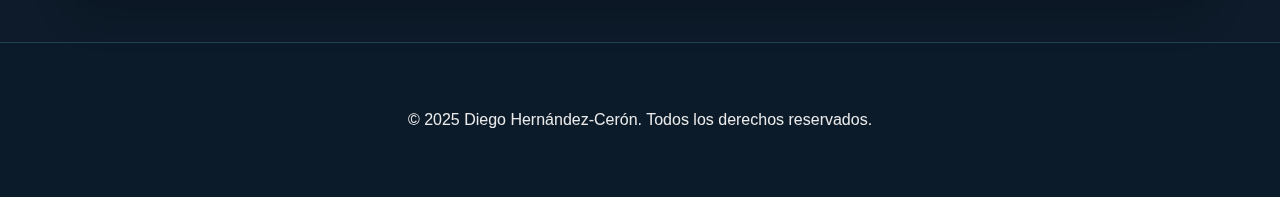
<file: chemistry_slider_fix.html>
<!DOCTYPE html>
<html lang="es">
<head>
    <meta charset="UTF-8">
    <meta name="viewport" content="width=device-width, initial-scale=1.0">
    <title>Oceanografía Química - OlitAI</title>
    <link rel="stylesheet" href="https://cdnjs.cloudflare.com/ajax/libs/font-awesome/6.4.0/css/all.min.css">
    <style>
        * {
            margin: 0;
            padding: 0;
            box-sizing: border-box;
        }

        body {
            font-family: -apple-system, BlinkMacSystemFont, 'Segoe UI', Roboto, Oxygen, Ubuntu, Cantarell, sans-serif;
            background-color: #0D1B2A;
            color: #EAEAEA;
            line-height: 1.6;
            min-height: 100vh;
        }

        .bg-overlay {
            position: fixed;
            top: 0;
            left: 0;
            width: 100%;
            height: 100%;
            background-image: url('https://i.imgur.com/kI72GlX.jpg');
            background-size: cover;
            background-position: center center;
            background-repeat: no-repeat;
            background-attachment: fixed;
            filter: brightness(0.45) saturate(0.9) hue-rotate(170deg);
            z-index: -2;
        }

        .darken-overlay {
            position: fixed;
            top: 0;
            left: 0;
            width: 100%;
            height: 100%;
            background: radial-gradient(
                ellipse at center,
                rgba(13, 27, 42, 0.4) 0%,
                rgba(13, 27, 42, 0.7) 100%
            );
            z-index: -1;
        }

        header {
            position: sticky;
            top: 0;
            background: rgba(13, 27, 42, 0.95);
            backdrop-filter: blur(10px);
            border-bottom: 1px solid rgba(127, 219, 255, 0.2);
            z-index: 1000;
            padding: 1rem 0;
        }

        .nav-container {
            max-width: 1200px;
            margin: 0 auto;
            display: flex;
            justify-content: space-between;
            align-items: center;
            padding: 0 2rem;
        }

        .logo {
            font-size: 1.8rem;
            font-weight: bold;
            color: #7FDBFF;
            text-decoration: none;
        }

        nav ul {
            display: flex;
            list-style: none;
            gap: 2rem;
        }

        nav a {
            color: #EAEAEA;
            text-decoration: none;
            transition: color 0.3s;
            font-weight: 500;
        }

        nav a:hover, nav a.active {
            color: #7FDBFF;
        }

        .menu-toggle {
            display: none;
            color: #EAEAEA;
            font-size: 1.5rem;
            cursor: pointer;
        }

        .container {
            max-width: 1200px;
            margin: 2rem auto;
            padding: 0 2rem;
        }

        .main-card {
            background: rgba(225, 245, 254, 0.95);
            backdrop-filter: blur(10px);
            border-radius: 20px;
            box-shadow: 0 20px 40px rgba(0, 0, 0, 0.2);
            overflow: hidden;
            border: 1px solid rgba(74, 144, 226, 0.3);
            color: #2c3e50;
        }

        .page-title {
            background: linear-gradient(135deg, #4A90E2, #7FDBFF);
            color: white;
            padding: 2rem;
            text-align: center;
            margin-bottom: 0;
        }

        .page-title h1 {
            font-size: 2.5rem;
            font-weight: bold;
            margin-bottom: 0.5rem;
            text-shadow: 0 2px 4px rgba(0, 0, 0, 0.3);
        }

        .page-title p {
            font-size: 1.1rem;
            opacity: 0.9;
        }

        /* SLIDER HORIZONTAL MEJORADO */
        .category-tabs {
            position: relative;
            background: rgba(200, 230, 250, 0.8);
            overflow: hidden; /* Cambiado de overflow-x: auto */
        }

        .category-tabs-wrapper {
            overflow-x: auto;
            overflow-y: hidden;
            scrollbar-width: thin;
            scrollbar-color: #4A90E2 rgba(200, 230, 250, 0.5);
            /* Scroll suave en todos los navegadores */
            scroll-behavior: smooth;
        }

        .category-tabs-container {
            display: flex;
            border-bottom: 1px solid #A8D8EA;
            min-width: max-content;
            flex-wrap: nowrap;
            /* Asegurar espacio mínimo para todas las pestañas */
            width: max-content;
        }

        .category-tab {
            padding: 1.2rem 1.8rem; /* Aumentado el padding */
            font-size: 0.95rem; /* Ligeramente más grande */
            font-weight: 600;
            white-space: nowrap;
            flex-shrink: 0;
            background: none;
            border: none;
            cursor: pointer;
            transition: all 0.3s ease;
            color: #3478B3;
            border-bottom: 3px solid transparent;
            /* Ancho mínimo para pestañas */
            min-width: fit-content;
            text-align: center;
        }

        .category-tab:hover {
            color: #4A90E2;
            background-color: rgba(74, 144, 226, 0.1);
            transform: translateY(-1px);
        }

        .category-tab.active {
            color: #4A90E2;
            border-bottom-color: #4A90E2;
            background-color: rgba(74, 144, 226, 0.15);
            font-weight: 700;
        }

        /* Indicadores de scroll */
        .scroll-indicator {
            position: absolute;
            top: 50%;
            transform: translateY(-50%);
            width: 30px;
            height: 30px;
            background: rgba(74, 144, 226, 0.8);
            color: white;
            border-radius: 50%;
            display: flex;
            align-items: center;
            justify-content: center;
            cursor: pointer;
            transition: all 0.3s ease;
            z-index: 10;
            font-size: 0.8rem;
        }

        .scroll-indicator:hover {
            background: rgba(74, 144, 226, 1);
            transform: translateY(-50%) scale(1.1);
        }

        .scroll-indicator.left {
            left: 10px;
        }

        .scroll-indicator.right {
            right: 10px;
        }

        .scroll-indicator.hidden {
            opacity: 0;
            pointer-events: none;
        }

        /* Estilos para WebKit (Chrome, Safari, Edge) */
        .category-tabs-wrapper::-webkit-scrollbar {
            height: 8px;
        }

        .category-tabs-wrapper::-webkit-scrollbar-track {
            background: rgba(200, 230, 250, 0.5);
            border-radius: 4px;
        }

        .category-tabs-wrapper::-webkit-scrollbar-thumb {
            background: #4A90E2;
            border-radius: 4px;
            border: 1px solid rgba(200, 230, 250, 0.5);
        }

        .category-tabs-wrapper::-webkit-scrollbar-thumb:hover {
            background: #357ABD;
        }

        .topics-selector {
            background: rgba(200, 230, 250, 0.6);
            padding: 1.5rem;
            border-bottom: 1px solid rgba(168, 216, 234, 0.5);
        }

        .topics-grid {
            display: grid;
            grid-template-columns: repeat(auto-fit, minmax(250px, 1fr));
            gap: 1rem;
        }

        .topic-button {
            padding: 1rem 1.5rem;
            border-radius: 12px;
            font-size: 0.95rem;
            font-weight: 500;
            background: rgba(240, 248, 255, 0.9);
            border: 2px solid rgba(127, 170, 220, 0.4);
            color: #2c3e50;
            cursor: pointer;
            transition: all 0.3s;
            text-align: left;
            box-shadow: 0 2px 4px rgba(0, 0, 0, 0.05);
        }

        .topic-button:hover {
            background-color: rgba(176, 224, 255, 0.8);
            border-color: #5DADE2;
            transform: translateY(-2px);
            box-shadow: 0 4px 8px rgba(0, 0, 0, 0.1);
        }

        .topic-button.active {
            background: linear-gradient(135deg, #3498DB, #5DADE2);
            color: white;
            border-color: #3498DB;
            box-shadow: 0 4px 12px rgba(52, 152, 219, 0.3);
        }

        .topic-content {
            padding: 2rem;
            background: rgba(240, 248, 255, 0.95);
        }

        .topic-title {
            font-size: 2rem;
            font-weight: bold;
            color: #4A90E2;
            margin-bottom: 1.5rem;
            text-align: center;
        }

        .content-grid {
            display: grid;
            grid-template-columns: 2fr 1fr;
            gap: 2rem;
            margin-top: 2rem;
        }

        .main-content {
            display: flex;
            flex-direction: column;
        }

        .description {
            color: #2c3e50;
            margin-bottom: 2rem;
            text-align: justify;
            font-size: 1.1rem;
            line-height: 1.7;
            padding: 1.5rem;
            background: rgba(200, 230, 250, 0.5);
            border-radius: 12px;
            border-left: 4px solid #5DADE2;
        }

        .section-title {
            font-size: 1.4rem;
            font-weight: 600;
            color: #4A90E2;
            margin-bottom: 1rem;
            display: flex;
            align-items: center;
            gap: 0.5rem;
        }

        .section-title i {
            color: #5DADE2;
        }

        .key-points, .applications {
            margin-bottom: 2rem;
        }

        .points-list {
            list-style: none;
            background: rgba(200, 230, 250, 0.3);
            border-radius: 12px;
            padding: 1.5rem;
        }

        .points-list li {
            display: flex;
            align-items: flex-start;
            margin-bottom: 1rem;
            padding: 0.5rem;
            border-radius: 8px;
            transition: all 0.3s;
        }

        .points-list li:hover {
            background: rgba(176, 224, 255, 0.3);
            transform: translateX(5px);
        }

        .bullet-blue {
            color: #5DADE2;
            margin-right: 1rem;
            font-weight: bold;
            font-size: 1.2rem;
        }

        .bullet-green {
            color: #4FC3F7;
            margin-right: 1rem;
            font-weight: bold;
            font-size: 1.2rem;
        }

        .sidebar {
            background: linear-gradient(135deg, rgba(74, 144, 226, 0.05), rgba(127, 219, 255, 0.1));
            padding: 1.5rem;
            border-radius: 16px;
            border: 1px solid rgba(74, 144, 226, 0.2);
        }

        .image-placeholder {
            width: 100%;
            aspect-ratio: 4/3;
            background: linear-gradient(135deg, #5DADE2 0%, #3498DB 100%);
            border-radius: 12px;
            margin-bottom: 1rem;
            display: flex;
            align-items: center;
            justify-content: center;
            color: white;
            font-weight: bold;
            text-align: center;
            box-shadow: 0 8px 16px rgba(0, 0, 0, 0.2);
        }

        footer {
            margin-top: 3rem;
            padding: 2rem 0;
            background: rgba(13, 27, 42, 0.95);
            color: #EAEAEA;
            text-align: center;
            border-top: 1px solid rgba(127, 219, 255, 0.2);
        }

        .back-to-top {
            position: fixed;
            bottom: 2rem;
            right: 2rem;
            background: linear-gradient(135deg, #4A90E2, #7FDBFF);
            color: #FFFFFF;
            border: none;
            border-radius: 50%;
            width: 50px;
            height: 50px;
            cursor: pointer;
            opacity: 0;
            transition: all 0.3s;
            z-index: 1000;
            box-shadow: 0 4px 12px rgba(121, 85, 72, 0.3);
        }

        .back-to-top.visible {
            opacity: 1;
        }

        .back-to-top:hover {
            transform: translateY(-2px);
            box-shadow: 0 6px 16px rgba(121, 85, 72, 0.4);
        }

        .error-message {
            text-align: center;
            color: #ef4444;
            font-weight: 500;
            margin-top: 2rem;
            padding: 2rem;
            background: rgba(254, 226, 226, 0.8);
            border-radius: 12px;
            border: 1px solid rgba(239, 68, 68, 0.2);
        }

        @keyframes fadeIn {
            from { opacity: 0; transform: translateY(20px); }
            to { opacity: 1; transform: translateY(0); }
        }

        .main-card {
            animation: fadeIn 0.6s ease-out;
        }

        html {
            scroll-behavior: smooth;
        }

        /* RESPONSIVE MEJORADO */
        @media (max-width: 768px) {
            .nav-container {
                padding: 0 1rem;
            }

            nav ul {
                display: none;
            }

            .menu-toggle {
                display: block;
            }

            .container {
                padding: 0 1rem;
            }

            .category-tab {
                font-size: 0.85rem;
                padding: 1rem 1.5rem; /* Mantenemos padding adecuado en móvil */
                min-width: auto;
            }

            .content-grid {
                grid-template-columns: 1fr;
                gap: 1rem;
            }

            .topics-grid {
                grid-template-columns: 1fr;
            }

            .topic-content {
                padding: 1rem;
            }

            .page-title h1 {
                font-size: 1.8rem;
            }

            /* Hacer más visible el scroll en móvil */
            .category-tabs-wrapper::-webkit-scrollbar {
                height: 10px;
            }
        }
    </style>
</head>
<body>
    <div class="bg-overlay"></div>
    <div class="darken-overlay"></div>

    <header>
        <div class="nav-container">
            <a href="./index.html" class="logo">OlitAI</a>
            <nav>
                <ul>
                    <li><a href="./index.html">Inicio</a></li>
                    <li><a href="./blog.html">Blog</a></li>
                    <li><a href="./oceano-ritmos.html">Oceano-ritmos</a></li>
                    <li><a href="./about.html">Acerca de</a></li>
                    <li><a href="./biologia_marina_pagina.html">Biología Marina</a></li>
                    <li><a href="./fisica_integrated.html">Oceanografía Física</a></li>
                    <li><a href="./geologia.html">Geología Marina</a></li>
                    <li><a href="./chemistry_slider_fix.html" class="active">Química Marina</a></li>
                </ul>
            </nav>
            <div class="menu-toggle">
                <i class="fas fa-bars"></i>
            </div>
        </div>
    </header>

    <div class="container">
        <div class="main-card">
            <div class="page-title">
                <h1><i class="fas fa-flask"></i> Oceanografía Química</h1>
                <p>Comprendiendo la composición, procesos y ciclos de los elementos en el mar.</p>
            </div>

            <!-- SLIDER HORIZONTAL CORREGIDO -->
            <div class="category-tabs">
                <div class="scroll-indicator left hidden" id="scrollLeft">
                    <i class="fas fa-chevron-left"></i>
                </div>
                <div class="scroll-indicator right" id="scrollRight">
                    <i class="fas fa-chevron-right"></i>
                </div>
                <div class="category-tabs-wrapper" id="tabsWrapper">
                    <div class="category-tabs-container" id="categoryTabs">
                        <!-- Las pestañas se generarán dinámicamente -->
                    </div>
                </div>
            </div>

            <div class="topics-selector">
                <div class="topics-grid" id="topicsGrid">
                    <!-- Los tópicos se generarán dinámicamente -->
                </div>
            </div>

            <div class="topic-content">
                <div id="topicContent">
                    <!-- El contenido se generará dinámicamente -->
                </div>
            </div>
        </div>
    </div>

    <button class="back-to-top" id="backToTop">
        <i class="fas fa-chevron-up"></i>
    </button>

    <footer>
        <div class="container">
            <p>&copy; 2025 Diego Hernández-Cerón. Todos los derechos reservados.</p>
        </div>
    </footer>

    <script>
        // DATOS MEJORADOS CON NOMBRES MÁS CORTOS
        const categories = [
            { id: "fase1_quim", name: "FASE I: FUNDAMENTOS" },
            { id: "fase2_quim", name: "FASE II: PROCESOS Y CICLOS" },
            { id: "fase3_quim", name: "FASE III: ANÁLISIS Y TÉCNICAS" },
            { id: "fase4_quim", name: "FASE IV: QUÍMICA APLICADA" },
            { id: "fase5_quim", name: "FASE V: TÉCNICAS AVANZADAS" }
        ];

        const topicsByCategory = {
            fase1_quim: [
                { id: "f1_quim_topic1", name: "1. La Fábrica Corteza-Océano-Atmósfera" },
                { id: "f1_quim_topic2", name: "2. Propiedades Fisicoquímicas del Agua de Mar" },
                { id: "f1_quim_topic3", name: "3. La Sal Marina más allá del NaCl" },
                { id: "f1_quim_topic4", name: "4. Salinidad como Trazador Conservativo" },
                { id: "f1_quim_topic5", name: "5. Gases Disueltos y Equilibrio Aire-Mar" }
            ],
            fase2_quim: [
                { id: "f2_quim_topic6", name: "6. El Sistema del Carbono Marino" },
                { id: "f2_quim_topic7", name: "7. Ciclos de Nutrientes Marinos" },
                { id: "f2_quim_topic8", name: "8. Química Redox del Agua de Mar" },
                { id: "f2_quim_topic9", name: "9. Elementos Traza y Micronutrientes" },
                { id: "f2_quim_topic10", name: "10. Química de Interfaces Marinas" }
            ],
            fase3_quim: [
                { id: "f3_quim_topic11", name: "11. Muestreo y Diseño Experimental" },
                { id: "f3_quim_topic12", name: "12. Instrumentación y Mediciones in situ" },
                { id: "f3_quim_topic13", name: "13. Técnicas Analíticas I: Parámetros Principales" },
                { id: "f3_quim_topic14", name: "14. Técnicas Analíticas II: Métodos Avanzados" },
                { id: "f3_quim_topic15", name: "15. Análisis de Compuestos Orgánicos" },
                { id: "f3_quim_topic16", name: "16. Técnicas Isotópicas" },
                { id: "f3_quim_topic17", name: "17. Control de Calidad y Datos" }
            ],
            fase4_quim: [
                { id: "f4_quim_topic18", name: "18. Química de Sedimentos Marinos" },
                { id: "f4_quim_topic19", name: "19. Química de Sistemas Hidrotermales" },
                { id: "f4_quim_topic20", name: "20. Contaminación Química Marina" },
                { id: "f4_quim_topic21", name: "21. Acidificación Oceánica" },
                { id: "f4_quim_topic22", name: "22. Productos Naturales Marinos" }
            ],
            fase5_quim: [
                { id: "f5_quim_topic23", name: "23. Quimiometría y Big Data" },
                { id: "f5_quim_topic24", name: "24. Biogeoquímica Computacional" },
                { id: "f5_quim_topic25", name: "25. Desarrollos de Frontera" },
                { id: "f5_quim_topic26", name: "26. Integración y Casos de Estudio" },
                { id: "f5_quim_topic27", name: "27. Proyectos Aplicados" }
            ]
        };

        const content = {
            fase1_quim: {
                f1_quim_topic1: {
                    title: "1. La Fábrica Corteza-Océano-Atmósfera",
                    description: "Introducción al sistema interconectado de la corteza terrestre, el océano y la atmósfera, y los flujos de materia y energía que definen la química oceánica.",
                    keyPoints: [
                        "**El sistema acoplado**: Interacciones entre corteza terrestre, océano y atmósfera",
                        "**Flujos de materiales**: Intercambio de elementos entre reservorios",
                        "**Escalas temporales**: Balance global y evolución temporal",
                        "**Composición química**: Meteorización y aportes al océano",
                        "**Evolución geoquímica**: Historia de la composición oceánica"
                    ],
                    applications: [ "Modelado del ciclo global de elementos.", "Estudios de paleoclimatología.", "Evaluación del impacto antropogénico." ]
                },
                f1_quim_topic2: {
                    title: "2. Propiedades Fisicoquímicas del Agua de Mar",
                    description: "Estudio de las propiedades físicas y químicas fundamentales del agua de mar, incluyendo su estructura molecular, termodinámica y propiedades eléctricas y ópticas.",
                    keyPoints: [
                        "**Estructura molecular**: Enlaces de hidrógeno y propiedades anómalas",
                        "**Termodinámica**: Ecuación de estado y capacidad térmica",
                        "**Propiedades eléctricas**: Conductividad y factores de control",
                        "**Propiedades ópticas**: Transmisión y absorción de radiación",
                        "**Aplicaciones instrumentales**: Calibración de equipos oceanográficos"
                    ],
                    applications: [ "Calibración de instrumentos oceanográficos.", "Modelado de la circulación oceánica.", "Estudios de transferencia de calor." ]
                },
                f1_quim_topic3: {
                    title: "3. La Sal Marina más allá del NaCl",
                    description: "Análisis detallado de la composición iónica del agua de mar, los elementos mayores, menores y traza, y sus estados fisicoquímicos.",
                    keyPoints: [
                        "**Composición iónica**: Iones conservativos y no conservativos",
                        "**Ley de Dittmar**: Proporción constante de elementos mayores",
                        "**Clasificación por abundancia**: Elementos mayores, menores y traza",
                        "**Estados fisicoquímicos**: Especiación y complejación",
                        "**Distribuciones**: Patrones espaciales y temporales"
                    ],
                    applications: [ "Estudios de biogeoquímica marina.", "Monitoreo de la calidad del agua.", "Investigación de recursos minerales." ]
                },
                f1_quim_topic4: {
                    title: "4. Salinidad como Trazador Conservativo",
                    description: "Comprensión de la salinidad, su medición, distribución global y su uso como trazador para estudiar masas de agua y circulación oceánica.",
                    keyPoints: [
                        "**Definición**: Salinidad absoluta vs. práctica (PSS)",
                        "**Medición**: Conductividad relativa e instrumentación",
                        "**Distribuciones globales**: Patrones y procesos de control",
                        "**Trazador oceanográfico**: Identificación de masas de agua",
                        "**Sensores satelitales**: Monitoreo remoto de salinidad"
                    ],
                    applications: [ "Estudios de circulación oceánica y mezcla.", "Identificación de masas de agua.", "Calibración de modelos climáticos." ]
                },
                f1_quim_topic5: {
                    title: "5. Gases Disueltos y Equilibrio Aire-Mar",
                    description: "Estudio del equilibrio y transferencia de gases entre la atmósfera y el océano, y la relevancia de gases específicos como oxígeno y dióxido de carbono.",
                    keyPoints: [
                        "**Equilibrio de gases**: Ley de Henry y constantes de solubilidad",
                        "**Transferencia aire-mar**: Modelos de película y velocidad de transferencia",
                        "**Oxígeno disuelto**: Distribución y patrones oceanográficos",
                        "**Dióxido de carbono**: Sistema del carbonato y acidificación",
                        "**Gases traza**: N₂O, CH₄, DMS y gases nobles como trazadores"
                    ],
                    applications: [ "Estudios de cambio climático.", "Evaluación de la salud de ecosistemas marinos.", "Modelado de flujos biogeoquímicos globales." ]
                }
            },
            fase2_quim: {
                f2_quim_topic6: {
                    title: "6. El Sistema del Carbono Marino",
                    description: "Análisis del complejo sistema del carbono en el océano, incluyendo especies inorgánicas y orgánicas, el ciclo del carbono y el intercambio de CO₂ con la atmósfera.",
                    keyPoints: [
                        "**Sistema del carbonato**: CO₂, HCO₃⁻, CO₃²⁻ y constantes de equilibrio",
                        "**Parámetros del carbono**: CT, alcalinidad total y pCO₂",
                        "**Bombas oceánicas**: Biológica, de solubilidad y de carbonato",
                        "**Carbono orgánico**: DOC, POC y su papel en ciclos biogeoquímicos",
                        "**Intercambio océano-atmósfera**: Flujos de CO₂ y factores de control"
                    ],
                    applications: [ "Estudios de acidificación oceánica.", "Modelado del ciclo global del carbono.", "Evaluación del papel del océano como sumidero de CO₂." ]
                },
                f2_quim_topic7: {
                    title: "7. Ciclos de Nutrientes Marinos",
                    description: "Estudio de los ciclos biogeoquímicos de nutrientes esenciales como nitrógeno, fósforo y silicio, y su importancia para la productividad primaria marina.",
                    keyPoints: [
                        "**Ciclo del nitrógeno**: NO₃⁻, NO₂⁻, NH₄⁺, N₂ y procesos microbianos",
                        "**Ciclo del fósforo**: Fosfato inorgánico, orgánico y regeneración",
                        "**Ciclo del silicio**: Ácido silícico y procesos biogénicos",
                        "**Relaciones estequiométricas**: Relación de Redfield (C:N:P)",
                        "**Limitación por nutrientes**: Co-limitación y productividad primaria"
                    ],
                    applications: [ "Estudios de productividad primaria.", "Manejo de la eutrofización costera.", "Modelado de ecosistemas marinos." ]
                },
                f2_quim_topic8: {
                    title: "8. Química Redox del Agua de Mar",
                    description: "Exploración de los conceptos y procesos redox en el océano, el papel del oxígeno disuelto, los ciclos de elementos redox-sensibles y las características de los ambientes anóxicos.",
                    keyPoints: [
                        "**Conceptos redox**: Potencial redox (Eh), pE y secuencia de reacciones",
                        "**Oxígeno disuelto**: Distribución, OMZs y métodos de medición",
                        "**Ciclos redox**: Hierro, manganeso, azufre y sus interconexiones",
                        "**Ambientes anóxicos**: Cuencas anóxicas, sedimentos reductores",
                        "**Comunidades microbianas**: Especialización en ambientes extremos"
                    ],
                    applications: [ "Estudio de zonas de mínimo oxígeno.", "Biogeoquímica de ambientes extremos.", "Formación de depósitos minerales." ]
                },
                f2_quim_topic9: {
                    title: "9. Elementos Traza y Micronutrientes",
                    description: "Estudio de la distribución, comportamiento, transporte y ciclado de elementos traza y micronutrientes esenciales en el océano.",
                    keyPoints: [
                        "**Perfiles tipo**: Conservativo, nutriente, scavenging y híbrido",
                        "**Micronutrientes limitantes**: Hierro, zinc, cobalto, manganeso",
                        "**Transporte y ciclado**: Fuentes, remoción y reciclado biológico",
                        "**Especiación**: Biodisponibilidad y complejos orgánicos",
                        "**Métodos analíticos**: Muestreo limpio y protocolos GEOTRACES"
                    ],
                    applications: [ "Estudios de limitación por micronutrientes.", "Investigación de contaminación por metales traza.", "Paleoceanografía con elementos traza." ]
                },
                f2_quim_topic10: {
                    title: "10. Química de Interfaces Marinas",
                    description: "Análisis de los procesos químicos que ocurren en interfaces clave del ambiente marino, como la microcapa superficial, la interfaz agua-sedimento y las interfaces biológicas.",
                    keyPoints: [
                        "**Microcapa superficial**: Estructura, composición y procesos fotoquímicos",
                        "**Interfaz agua-sedimento**: Gradientes químicos y diagénesis temprana",
                        "**Flujos bentónicos**: Intercambio de nutrientes y gases",
                        "**Interfaces biológicas**: Biopelículas y microambientes",
                        "**Métodos microanalíticos**: Técnicas de alta resolución espacial"
                    ],
                    applications: [ "Estudios de intercambio aire-mar.", "Investigación de procesos diagenéticos.", "Comprensión de microambientes marinos." ]
                }
            },
            fase3_quim: {
                f3_quim_topic11: {
                    title: "11. Muestreo y Diseño Experimental",
                    description: "Principios y técnicas para el diseño de estrategias de muestreo efectivas, la recolección de muestras de agua, y su preparación y preservación para análisis químico.",
                    keyPoints: [
                        "**Estrategias de muestreo**: Diseño espacial, temporal y representatividad",
                        "**Técnicas de muestreo**: Botellas Niskin, sistemas de bombeo limpio",
                        "**Preparación de muestras**: Filtración, fraccionamiento y preservación",
                        "**Control de calidad**: Contaminación, blancos y trazabilidad",
                        "**Protocolos estándar**: GO-SHIP y materiales de referencia"
                    ],
                    applications: [ "Planificación de campañas oceanográficas.", "Obtención de muestras de alta calidad.", "Comparabilidad de datos entre estudios." ]
                },
                f3_quim_topic12: {
                    title: "12. Instrumentación y Mediciones in situ",
                    description: "Descripción de la instrumentación utilizada para mediciones químicas in situ, incluyendo sistemas CTD, sensores autónomos y perfiladores específicos.",
                    keyPoints: [
                        "**Sistemas CTD**: Conductividad, temperatura, presión y sensores integrados",
                        "**Sistemas autónomos**: Flotadores Argo, gliders y AUVs",
                        "**Perfiladores específicos**: Nutrientes, CO₂ y elementos traza in situ",
                        "**Sensores ópticos**: Fluorescencia, absorbancia y citometría de flujo",
                        "**Calibración**: Procesamiento de datos y control de calidad"
                    ],
                    applications: [ "Monitoreo oceánico en tiempo real.", "Estudio de procesos dinámicos.", "Recopilación de datos en áreas remotas." ]
                },
                f3_quim_topic13: {
                    title: "13. Técnicas Analíticas I: Parámetros Principales",
                    description: "Métodos de laboratorio para la determinación de parámetros químicos fundamentales como salinidad, componentes del sistema de carbono inorgánico, oxígeno disuelto y nutrientes.",
                    keyPoints: [
                        "**Salinidad**: Salinómetros, titulación y refractometría",
                        "**Sistema del carbono**: pH, alcalinidad, CT y pCO₂",
                        "**Oxígeno disuelto**: Método Winkler y sensores electroquímicos",
                        "**Nutrientes**: Métodos colorimétricos automatizados",
                        "**Estandarización**: Calibración y materiales de referencia"
                    ],
                    applications: [ "Caracterización de masas de agua.", "Estudios de productividad y biogeoquímica.", "Monitoreo de acidificación oceánica." ]
                },
                f3_quim_topic14: {
                    title: "14. Técnicas Analíticas II: Métodos Avanzados",
                    description: "Introducción a técnicas analíticas avanzadas como espectrometría de masas, espectrometría atómica, cromatografía y métodos electroquímicos.",
                    keyPoints: [
                        "**Espectrometría de masas**: ICP-MS para elementos traza y análisis isotópico",
                        "**Espectrometría atómica**: FAAS, GFAAS e ICP-OES",
                        "**Cromatografía**: Iónica, de gases y líquida (HPLC)",
                        "**Métodos electroquímicos**: Voltamperometría y microelectrodos",
                        "**Preparación de muestras**: Matrices y interferencias"
                    ],
                    applications: [ "Análisis de elementos traza y isótopos.", "Determinación de compuestos orgánicos específicos.", "Estudios de especiación química." ]
                },
                f3_quim_topic15: {
                    title: "15. Análisis de Compuestos Orgánicos",
                    description: "Métodos para el análisis de la materia orgánica en el océano, incluyendo carbono orgánico total, pigmentos fotosintéticos y contaminantes orgánicos.",
                    keyPoints: [
                        "**Carbono orgánico total**: Métodos de oxidación y fraccionamiento DOC/POC",
                        "**Pigmentos fotosintéticos**: HPLC y marcadores taxonómicos",
                        "**Compuestos específicos**: Aminoácidos, carbohidratos y lípidos",
                        "**CDOM**: Sustancias húmicas y materia orgánica cromofórica",
                        "**Contaminantes orgánicos**: PAHs, PCBs y compuestos emergentes"
                    ],
                    applications: [ "Estudios del ciclo del carbono orgánico.", "Identificación de comunidades fitoplanctónicas.", "Monitoreo de contaminación orgánica." ]
                },
                f3_quim_topic16: {
                    title: "16. Técnicas Isotópicas",
                    description: "Aplicación de isótopos estables y radiactivos como trazadores de procesos oceanográficos, incluyendo datación y estudios de fraccionamiento.",
                    keyPoints: [
                        "**Isótopos estables**: C, N, O, H, S y fraccionamiento isotópico",
                        "**Isótopos radiactivos**: Radiocarbono, ²¹⁰Pb, ²³⁴Th",
                        "**Isótopos no tradicionales**: Metálicos (Fe, Zn, Cd) y de Si",
                        "**Análisis compuesto-específico**: GC-IRMS y LC-IRMS",
                        "**Aplicaciones**: Paleoceanografía, tasas de procesos y redes tróficas"
                    ],
                    applications: [ "Estudios de paleoceanografía y paleoclima.", "Determinación de tasas de procesos biogeoquímicos.", "Investigación de redes tróficas." ]
                },
                f3_quim_topic17: {
                    title: "17. Control de Calidad y Datos",
                    description: "Importancia de la garantía de calidad analítica, la gestión de datos oceanográficos, y el uso de métodos estadísticos.",
                    keyPoints: [
                        "**Garantía de calidad**: Blancos, límites de detección, precisión y exactitud",
                        "**Gestión de datos**: Formato, estandarización y metadatos",
                        "**Métodos estadísticos**: Estadística descriptiva y análisis multivariante",
                        "**Visualización**: Perfiles verticales y distribuciones espaciales",
                        "**Bases de datos**: Sistemas de intercambio y documentación"
                    ],
                    applications: [ "Aseguramiento de la fiabilidad de datos químicos.", "Facilitación del intercambio de datos.", "Extracción de información de datasets complejos." ]
                }
            },
            fase4_quim: {
                f4_quim_topic18: {
                    title: "18. Química de Sedimentos Marinos",
                    description: "Estudio de la composición química de los sedimentos marinos, los minerales autigénicos, los procesos diagenéticos tempranos y las técnicas analíticas específicas.",
                    keyPoints: [
                        "**Clasificación**: Sedimentos litogénicos, biogénicos y autigénicos",
                        "**Minerales autigénicos**: Carbonatos, sílice biogénica, fosfatos",
                        "**Diagénesis temprana**: Zonación redox y modelo diagenético",
                        "**Flujos bentónicos**: Intercambio sedimento-agua",
                        "**Técnicas analíticas**: Extracción secuencial y agua intersticial"
                    ],
                    applications: [ "Paleoceanografía y reconstrucción ambiental.", "Estudios de contaminación histórica.", "Exploración de recursos minerales." ]
                },
                f4_quim_topic19: {
                    title: "19. Química de Sistemas Hidrotermales",
                    description: "Análisis de la química de los sistemas hidrotermales oceánicos, incluyendo la composición de fluidos, reacciones químicas y ecosistemas quimiosintéticos.",
                    keyPoints: [
                        "**Hidrotermalismo oceánico**: Tipos de sistemas y distribución global",
                        "**Composición de fluidos**: Gradientes químicos y procesos de mezcla",
                        "**Reacciones químicas**: Interacción agua-roca a alta temperatura",
                        "**Mineralogía**: Precipitación de sulfuros y otros minerales",
                        "**Ecosistemas quimiosintéticos**: Base química para la vida extrema"
                    ],
                    applications: [ "Estudio de transferencia de calor y masa terrestre.", "Investigación sobre el origen de la vida.", "Exploración de depósitos de sulfuros masivos." ]
                },
                f4_quim_topic20: {
                    title: "20. Contaminación Química Marina",
                    description: "Estudio de los principales tipos de contaminantes químicos en el medio marino, sus fuentes, rutas de entrada y métodos de monitoreo.",
                    keyPoints: [
                        "**Tipos de contaminantes**: Metales pesados, compuestos orgánicos persistentes",
                        "**Fuentes**: Descarga fluvial, deposición atmosférica, fuentes directas",
                        "**Procesos y destino**: Transformación, bioacumulación, biomagnificación",
                        "**Eutrofización**: Nutrientes y impactos en ecosistemas costeros",
                        "**Métodos de monitoreo**: Biomarcadores, bioindicadores, muestreadores pasivos"
                    ],
                    applications: [ "Evaluación del impacto ambiental.", "Desarrollo de estrategias de remediación.", "Protección de ecosistemas marinos." ]
                },
                f4_quim_topic21: {
                    title: "21. Acidificación Oceánica",
                    description: "Análisis de los fundamentos químicos de la acidificación oceánica, sus impactos en procesos biogeoquímicos y estrategias de mitigación.",
                    keyPoints: [
                        "**Fundamentos químicos**: Cambios en el sistema del carbonato",
                        "**Medición**: Parámetros relevantes y métodos de seguimiento",
                        "**Impactos biogeoquímicos**: Calcificación, disolución, especiación metálica",
                        "**Métodos experimentales**: Mesocosmos, observatorios naturales",
                        "**Estrategias de mitigación**: Alcalinización oceánica, secuestro de carbono azul"
                    ],
                    applications: [ "Predicción de efectos del cambio climático.", "Estrategias de adaptación para organismos marinos.", "Políticas de reducción de emisiones." ]
                },
                f4_quim_topic22: {
                    title: "22. Productos Naturales Marinos",
                    description: "Exploración de la diversidad química de compuestos producidos por organismos marinos, métodos de bioprospección y aplicaciones biotecnológicas.",
                    keyPoints: [
                        "**Diversidad química**: Metabolitos secundarios y distribución taxonómica",
                        "**Métodos de bioprospección**: Muestreo, extracción, screening de actividad",
                        "**Aplicaciones biotecnológicas**: Fármacos, enzimas, biomateriales",
                        "**Química ecológica**: Interacciones organismos-ambiente, defensas químicas",
                        "**Adaptaciones extremas**: Compuestos de organismos en condiciones extremas"
                    ],
                    applications: [ "Descubrimiento de nuevos fármacos.", "Desarrollo de productos biotecnológicos.", "Comprensión de interacciones químicas marinas." ]
                }
            },
            fase5_quim: {
                f5_quim_topic23: {
                    title: "23. Quimiometría y Big Data",
                    description: "Aplicación de métodos quimiométricos y técnicas de aprendizaje automático para el análisis de grandes conjuntos de datos químicos oceánicos.",
                    keyPoints: [
                        "**Métodos quimiométricos**: Análisis multivariante avanzado y reconocimiento de patrones",
                        "**Aprendizaje automático**: Algoritmos supervisados, no supervisados y redes neuronales",
                        "**Integración de datos**: Fusión de múltiples plataformas y procesamiento de sensores",
                        "**Minería de datos**: Extracción de conocimiento y visualización compleja",
                        "**Predicción**: Modelos predictivos y optimización de procesos"
                    ],
                    applications: [ "Optimización de procesos analíticos.", "Descubrimiento de patrones en datasets oceánicos.", "Mejora de interpretación de datos complejos." ]
                },
                f5_quim_topic24: {
                    title: "24. Biogeoquímica Computacional",
                    description: "Uso de modelos numéricos y técnicas de simulación para estudiar ciclos biogeoquímicos, modelos de ecosistemas y procesos químicos específicos.",
                    keyPoints: [
                        "**Modelado de ciclos**: Modelos de cajas y acoplados físico-biogeoquímicos",
                        "**Modelos de ecosistemas**: Componentes biogeoquímicos y limitación por nutrientes",
                        "**Procesos específicos**: Cinética redox, intercambio de gases, sistemas del carbonato",
                        "**Técnicas avanzadas**: Análisis de sensibilidad, Monte Carlo, asimilación de datos",
                        "**Validación**: Evaluación con datos observacionales y análisis de incertidumbre"
                    ],
                    applications: [ "Simulación de respuesta oceánica al cambio climático.", "Predicción de evolución de ciclos de nutrientes.", "Evaluación de estrategias de geoingeniería." ]
                },
                f5_quim_topic25: {
                    title: "25. Desarrollos de Frontera",
                    description: "Exploración de los últimos avances en sensores químicos, métodos analíticos emergentes y técnicas para compuestos no tradicionales.",
                    keyPoints: [
                        "**Sensores de nueva generación**: Microsensores, nanosensores, lab-on-chip",
                        "**Métodos emergentes**: Espectrometría de masas de alta resolución, técnicas de imagen",
                        "**Compuestos no tradicionales**: Microplásticos, nanoplásticos, disruptores endocrinos",
                        "**Integración con ómicas**: Metabolómica, proteómica, bioinformática",
                        "**Miniaturización**: Instrumentación portátil y métodos no invasivos"
                    ],
                    applications: [ "Desarrollo de nuevas herramientas de investigación.", "Detección de contaminantes emergentes.", "Avance en comprensión molecular de la química marina." ]
                },
                f5_quim_topic26: {
                    title: "26. Integración y Casos de Estudio",
                    description: "Énfasis en la integración multidisciplinar a través de expediciones oceanográficas, estudios de procesos biogeoquímicos y casos regionales.",
                    keyPoints: [
                        "**Expediciones integradas**: GEOTRACES, diseño multidisciplinar, interpretación holística",
                        "**Procesos biogeoquímicos**: Floraciones, surgencias, OMZs, transporte de elementos",
                        "**Casos regionales**: Sistemas de alta latitud, océano tropical, mares marginales",
                        "**Integración disciplinar**: Biología molecular, física de mesoescala, geología marina",
                        "**Síntesis**: Comprensión de sistemas oceánicos complejos"
                    ],
                    applications: [ "Comprensión holística de sistemas oceánicos.", "Resolución de problemas complejos multidisciplinares.", "Formación de científicos con visión integradora." ]
                },
                f5_quim_topic27: {
                    title: "27. Proyectos Aplicados",
                    description: "Desarrollo de proyectos prácticos que integran los conocimientos adquiridos, enfocados en caracterización química, análisis de ciclos y monitoreo.",
                    keyPoints: [
                        "**Proyecto 1**: Caracterización química integral de una región oceánica",
                        "**Proyecto 2**: Análisis cuantitativo de un ciclo biogeoquímico específico",
                        "**Proyecto 3**: Diseño e implementación de programa de monitoreo químico",
                        "**Proyecto 4**: Desarrollo y validación de método analítico innovador",
                        "**Comunicación científica**: Presentación de resultados y aplicaciones"
                    ],
                    applications: [ "Aplicación práctica de conocimientos en oceanografía química.", "Desarrollo de habilidades para investigación profesional.", "Contribución a resolución de problemas ambientales." ]
                }
            }
        };

        let selectedCategory = "fase1_quim";
        let selectedTopic = "f1_quim_topic1";

        // FUNCIONES DEL SLIDER MEJORADAS
        function renderCategoryTabs() {
            const tabsContainer = document.getElementById('categoryTabs');
            tabsContainer.innerHTML = '';

            categories.forEach(category => {
                const tab = document.createElement('button');
                tab.className = `category-tab ${selectedCategory === category.id ? 'active' : ''}`;
                tab.textContent = category.name;
                tab.onclick = () => selectCategory(category.id);
                tabsContainer.appendChild(tab);
            });

            // Actualizar indicadores de scroll después de renderizar
            setTimeout(updateScrollIndicators, 100);
        }

        function updateScrollIndicators() {
            const wrapper = document.getElementById('tabsWrapper');
            const leftIndicator = document.getElementById('scrollLeft');
            const rightIndicator = document.getElementById('scrollRight');

            if (wrapper.scrollLeft > 10) {
                leftIndicator.classList.remove('hidden');
            } else {
                leftIndicator.classList.add('hidden');
            }

            if (wrapper.scrollLeft < wrapper.scrollWidth - wrapper.clientWidth - 10) {
                rightIndicator.classList.remove('hidden');
            } else {
                rightIndicator.classList.add('hidden');
            }
        }

        function initScrollControls() {
            const wrapper = document.getElementById('tabsWrapper');
            const leftIndicator = document.getElementById('scrollLeft');
            const rightIndicator = document.getElementById('scrollRight');

            // Eventos de scroll
            wrapper.addEventListener('scroll', updateScrollIndicators);

            // Botones de navegación
            leftIndicator.addEventListener('click', () => {
                wrapper.scrollBy({ left: -200, behavior: 'smooth' });
            });

            rightIndicator.addEventListener('click', () => {
                wrapper.scrollBy({ left: 200, behavior: 'smooth' });
            });

            // Scroll horizontal con rueda del mouse
            wrapper.addEventListener('wheel', (e) => {
                if (e.deltaY !== 0) {
                    e.preventDefault();
                    wrapper.scrollBy({ left: e.deltaY, behavior: 'smooth' });
                }
            });

            // Touch/swipe para móviles
            let isDown = false;
            let startX;
            let scrollLeft;

            wrapper.addEventListener('mousedown', (e) => {
                isDown = true;
                startX = e.pageX - wrapper.offsetLeft;
                scrollLeft = wrapper.scrollLeft;
            });

            wrapper.addEventListener('mouseleave', () => {
                isDown = false;
            });

            wrapper.addEventListener('mouseup', () => {
                isDown = false;
            });

            wrapper.addEventListener('mousemove', (e) => {
                if (!isDown) return;
                e.preventDefault();
                const x = e.pageX - wrapper.offsetLeft;
                const walk = (x - startX) * 2;
                wrapper.scrollLeft = scrollLeft - walk;
            });
        }

        function renderTopics() {
            const topicsGrid = document.getElementById('topicsGrid');
            topicsGrid.innerHTML = '';

            const topics = topicsByCategory[selectedCategory] || [];
            topics.forEach(topic => {
                const button = document.createElement('button');
                button.className = `topic-button ${selectedTopic === topic.id ? 'active' : ''}`;
                button.textContent = topic.name;
                button.onclick = () => selectTopic(topic.id);
                topicsGrid.appendChild(button);
            });
        }

        function renderTopicContent() {
            const contentDiv = document.getElementById('topicContent');
            const categoryData = content[selectedCategory];

            if (!categoryData) {
                contentDiv.innerHTML = '<div class="error-message">Categoría no encontrada</div>';
                return;
            }

            const topicData = categoryData[selectedTopic];
            if (!topicData) {
                contentDiv.innerHTML = '<div class="error-message">Tópico no encontrado</div>';
                return;
            }

            contentDiv.innerHTML = `
                <h3 class="topic-title">${topicData.title}</h3>
                <div class="content-grid">
                    <div class="main-content">
                        <p class="description">${topicData.description}</p>

                        <div class="key-points">
                            <h4 class="section-title">
                                <i class="fas fa-lightbulb"></i>
                                Puntos Clave
                            </h4>
                            <ul class="points-list">
                                ${topicData.keyPoints.map(point => `
                                    <li>
                                        <span class="bullet-blue">•</span>
                                        <span>${point}</span>
                                    </li>
                                `).join('')}
                            </ul>
                        </div>

                        <div class="applications">
                            <h4 class="section-title">
                                <i class="fas fa-cogs"></i>
                                Aplicaciones
                            </h4>
                            <ul class="points-list">
                                ${topicData.applications.map(app => `
                                    <li>
                                        <span class="bullet-green">→</span>
                                        <span>${app}</span>
                                    </li>
                                `).join('')}
                            </ul>
                        </div>
                    </div>

                    <div class="sidebar">
                        <div class="image-placeholder">
                            <i class="fas fa-water" style="font-size: 2rem; margin-bottom: 1rem;"></i><br>
                            ${topicData.title}
                        </div>
                    </div>
                </div>
            `;
        }

        function selectCategory(categoryId) {
            selectedCategory = categoryId;
            const topics = topicsByCategory[categoryId];
            if (topics && topics.length > 0) {
                selectedTopic = topics[0].id;
            }
            render();
        }

        function selectTopic(topicId) {
            selectedTopic = topicId;
            renderTopicContent();
            renderTopics();
        }

        function render() {
            renderCategoryTabs();
            renderTopics();
            renderTopicContent();
        }

        function initBackToTop() {
            const backToTop = document.getElementById('backToTop');

            window.addEventListener('scroll', () => {
                if (window.pageYOffset > 300) {
                    backToTop.classList.add('visible');
                } else {
                    backToTop.classList.remove('visible');
                }
            });

            backToTop.addEventListener('click', () => {
                window.scrollTo({ top: 0, behavior: 'smooth' });
            });
        }

        // INICIALIZACIÓN
        document.addEventListener('DOMContentLoaded', function() {
            render();
            initScrollControls();
            initBackToTop();
        });
    </script>
</body>
</html>
</file>
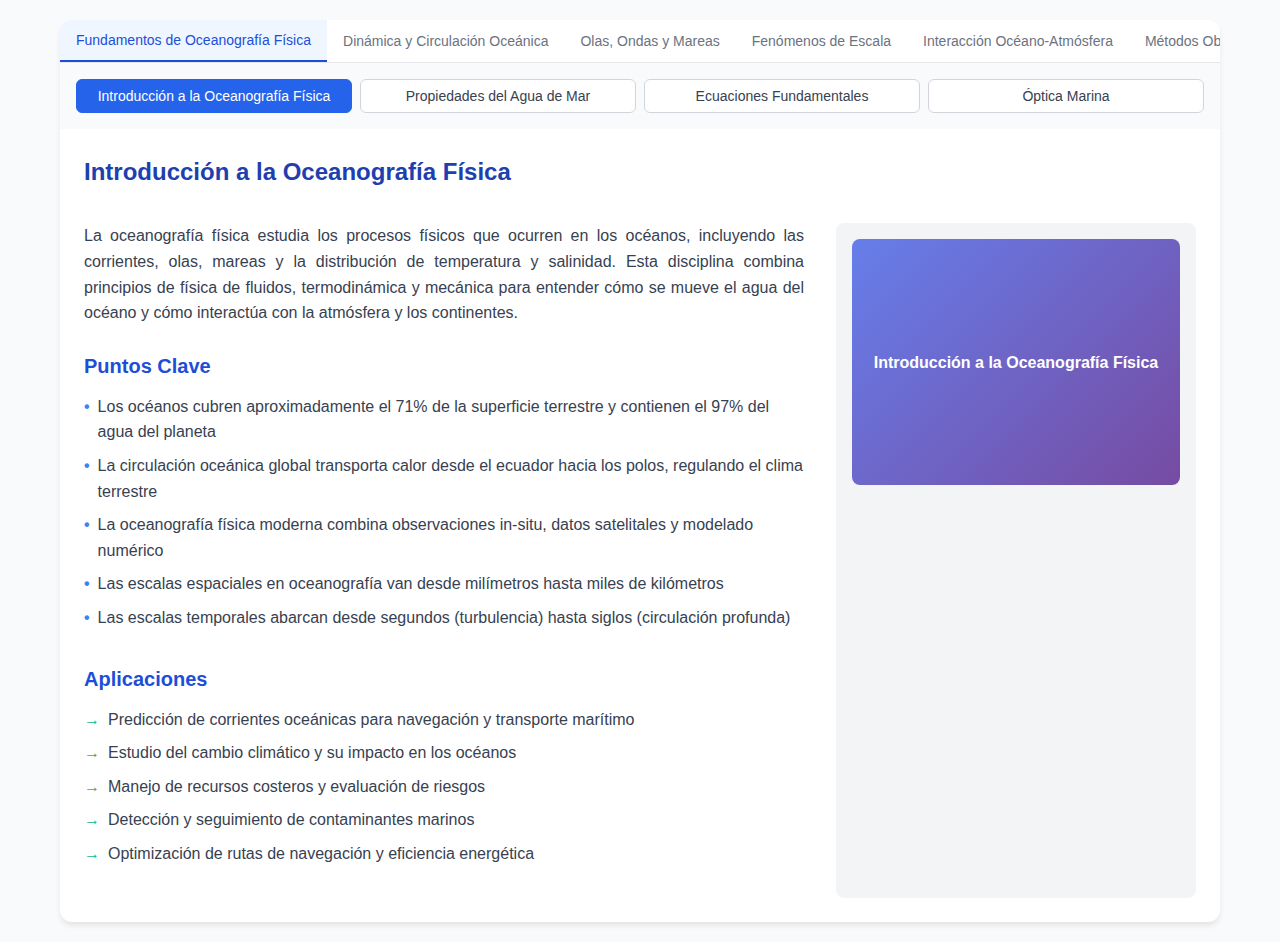
<file: fisica.html>
<!DOCTYPE html>
<html lang="es">
<head>
    <meta charset="UTF-8">
    <meta name="viewport" content="width=device-width, initial-scale=1.0">
    <title>Oceanografía Física</title>
    <style>
        * {
            margin: 0;
            padding: 0;
            box-sizing: border-box;
        }

        body {
            font-family: -apple-system, BlinkMacSystemFont, 'Segoe UI', Roboto, Oxygen, Ubuntu, Cantarell, sans-serif;
            background-color: #f8fafc;
            color: #374151;
            line-height: 1.6;
        }

        .container {
            max-width: 1200px;
            margin: 0 auto;
            padding: 20px;
        }

        .main-card {
            background: white;
            border-radius: 12px;
            box-shadow: 0 4px 6px -1px rgba(0, 0, 0, 0.1);
            overflow: hidden;
        }

        /* Pestañas de categorías */
        .category-tabs {
            overflow-x: auto;
        }

        .category-tabs-container {
            display: flex;
            border-bottom: 1px solid #e5e7eb;
            min-width: max-content;
        }

        .category-tab {
            padding: 12px 16px;
            font-size: 14px;
            font-weight: 500;
            white-space: nowrap;
            background: none;
            border: none;
            cursor: pointer;
            transition: all 0.2s;
            color: #6b7280;
        }

        .category-tab:hover {
            color: #3b82f6;
            background-color: #f9fafb;
        }

        .category-tab.active {
            color: #1d4ed8;
            border-bottom: 2px solid #1d4ed8;
            background-color: #eff6ff;
        }

        /* Selector de tópicos */
        .topics-selector {
            background-color: #f9fafb;
            padding: 16px;
        }

        .topics-grid {
            display: grid;
            grid-template-columns: repeat(auto-fit, minmax(200px, 1fr));
            gap: 8px;
        }

        .topic-button {
            padding: 8px 12px;
            border-radius: 6px;
            font-size: 14px;
            background: white;
            border: 1px solid #d1d5db;
            color: #374151;
            cursor: pointer;
            transition: all 0.2s;
        }

        .topic-button:hover {
            background-color: #dbeafe;
            border-color: #3b82f6;
        }

        .topic-button.active {
            background-color: #2563eb;
            color: white;
            border-color: #2563eb;
        }

        /* Contenido del tópico */
        .topic-content {
            padding: 24px;
        }

        .topic-title {
            font-size: 24px;
            font-weight: bold;
            color: #1e40af;
            margin-bottom: 16px;
        }

        .content-grid {
            display: grid;
            grid-template-columns: 2fr 1fr;
            gap: 32px;
            margin-top: 32px;
        }

        .main-content {
            display: flex;
            flex-direction: column;
        }

        .description {
            color: #374151;
            margin-bottom: 24px;
            text-align: justify;
        }

        .section-title {
            font-size: 20px;
            font-weight: 600;
            color: #1d4ed8;
            margin-bottom: 12px;
        }

        .key-points, .applications {
            margin-bottom: 24px;
        }

        .points-list {
            list-style: none;
        }

        .points-list li {
            display: flex;
            align-items: flex-start;
            margin-bottom: 8px;
        }

        .bullet-blue {
            color: #3b82f6;
            margin-right: 8px;
            font-weight: bold;
        }

        .bullet-green {
            color: #10b981;
            margin-right: 8px;
            font-weight: bold;
        }

        /* Sidebar */
        .sidebar {
            background-color: #f3f4f6;
            padding: 16px;
            border-radius: 8px;
        }

        .image-placeholder {
            width: 100%;
            aspect-ratio: 4/3;
            background: linear-gradient(135deg, #667eea 0%, #764ba2 100%);
            border-radius: 8px;
            margin-bottom: 16px;
            display: flex;
            align-items: center;
            justify-content: center;
            color: white;
            font-weight: bold;
            text-align: center;
        }

        /* Responsive */
        @media (max-width: 768px) {
            .category-tab {
                font-size: 12px;
                padding: 10px 12px;
            }

            .content-grid {
                grid-template-columns: 1fr;
                gap: 16px;
            }

            .topics-grid {
                grid-template-columns: 1fr;
            }

            .container {
                padding: 10px;
            }

            .topic-content {
                padding: 16px;
            }
        }

        .error-message {
            text-align: center;
            color: #ef4444;
            font-weight: 500;
            margin-top: 32px;
        }
    </style>
</head>
<body>
    <div class="container">
        <div class="main-card">
            <!-- Pestañas de categorías -->
            <div class="category-tabs">
                <div class="category-tabs-container" id="categoryTabs">
                    <!-- Las pestañas se generarán dinámicamente -->
                </div>
            </div>

            <!-- Selector de tópicos -->
            <div class="topics-selector">
                <div class="topics-grid" id="topicsGrid">
                    <!-- Los tópicos se generarán dinámicamente -->
                </div>
            </div>

            <!-- Contenido del tópico -->
            <div class="topic-content">
                <div id="topicContent">
                    <!-- El contenido se generará dinámicamente -->
                </div>
            </div>
        </div>
    </div>

    <script>
        // Datos de la aplicación
        const categories = [
            { id: "fundamentals", name: "Fundamentos de Oceanografía Física" },
            { id: "circulation", name: "Dinámica y Circulación Oceánica" },
            { id: "waves", name: "Olas, Ondas y Mareas" },
            { id: "scales", name: "Fenómenos de Escala" },
            { id: "interaction", name: "Interacción Océano-Atmósfera" },
            { id: "observation", name: "Métodos Observacionales y Análisis" },
            { id: "modeling", name: "Modelado Numérico y Aplicaciones IA" }
        ];

        const topicsByCategory = {
            fundamentals: [
                { id: "introduction", name: "Introducción a la Oceanografía Física" },
                { id: "properties", name: "Propiedades del Agua de Mar" },
                { id: "equations", name: "Ecuaciones Fundamentales" },
                { id: "optics", name: "Óptica Marina" }
            ],
            circulation: [
                { id: "geostrophic", name: "Corrientes Geostróficas" },
                { id: "thermohaline", name: "Circulación Termohalina" },
                { id: "ekman", name: "Transporte de Ekman" },
                { id: "coastal", name: "Circulación Costera" },
                { id: "boundary", name: "Corrientes de Borde" }
            ],
            waves: [
                { id: "surface", name: "Olas Superficiales" },
                { id: "internal", name: "Ondas Internas" },
                { id: "kelvin", name: "Ondas de Kelvin y Rossby" },
                { id: "tides", name: "Mareas y Fenómenos Asociados" },
                { id: "spectral", name: "Análisis Espectral" }
            ],
            scales: [
                { id: "submesoscale", name: "Procesos de Submesoescala" },
                { id: "mesoscale", name: "Fenómenos de Mesoescala" },
                { id: "gyres", name: "Giros Oceánicos" },
                { id: "fronts", name: "Frentes y Filamentos" },
                { id: "eddies", name: "Remolinos" }
            ],
            interaction: [
                { id: "heatflux", name: "Flujos de Calor" },
                { id: "momentum", name: "Transferencia de Momentum" },
                { id: "elnino", name: "El Niño y Teleconexiones" },
                { id: "climate", name: "Rol Oceánico en el Clima" }
            ],
            observation: [
                { id: "remote", name: "Sensores Remotos" },
                { id: "insitu", name: "Mediciones In-Situ" },
                { id: "timeseries", name: "Series Temporales" },
                { id: "dataanalysis", name: "Técnicas de Análisis de Datos" }
            ],
            modeling: [
                { id: "numerical", name: "Modelos Numéricos" },
                { id: "coastal", name: "Modelos Costeros" },
                { id: "global", name: "Modelos Globales" },
                { id: "ai", name: "Aplicaciones de IA" },
                { id: "dataassimilation", name: "Asimilación de Datos" }
            ]
        };

        const content = {
            fundamentals: {
                introduction: {
                    title: "Introducción a la Oceanografía Física",
                    description: "La oceanografía física estudia los procesos físicos que ocurren en los océanos, incluyendo las corrientes, olas, mareas y la distribución de temperatura y salinidad. Esta disciplina combina principios de física de fluidos, termodinámica y mecánica para entender cómo se mueve el agua del océano y cómo interactúa con la atmósfera y los continentes.",
                    keyPoints: [
                        "Los océanos cubren aproximadamente el 71% de la superficie terrestre y contienen el 97% del agua del planeta",
                        "La circulación oceánica global transporta calor desde el ecuador hacia los polos, regulando el clima terrestre",
                        "La oceanografía física moderna combina observaciones in-situ, datos satelitales y modelado numérico",
                        "Las escalas espaciales en oceanografía van desde milímetros hasta miles de kilómetros",
                        "Las escalas temporales abarcan desde segundos (turbulencia) hasta siglos (circulación profunda)"
                    ],
                    applications: [
                        "Predicción de corrientes oceánicas para navegación y transporte marítimo",
                        "Estudio del cambio climático y su impacto en los océanos",
                        "Manejo de recursos costeros y evaluación de riesgos",
                        "Detección y seguimiento de contaminantes marinos",
                        "Optimización de rutas de navegación y eficiencia energética"
                    ]
                },
                properties: {
                    title: "Propiedades del Agua de Mar",
                    description: "El agua de mar posee propiedades físicas y químicas únicas que influyen en la dinámica de los océanos. La temperatura, salinidad y presión determinan la densidad del agua, que es fundamental para la estratificación oceánica y la circulación. Entender estas propiedades es crucial para comprender los procesos oceanográficos.",
                    keyPoints: [
                        "La ecuación de estado del agua de mar relaciona temperatura, salinidad y presión con densidad",
                        "La salinidad promedio global es de aproximadamente 35 PSU (Practical Salinity Units)",
                        "La temperatura superficial varía desde -2°C en regiones polares hasta 30°C en trópicos",
                        "La termoclina es la capa donde la temperatura cambia rápidamente con la profundidad",
                        "La picnoclina es donde la densidad cambia rápidamente con la profundidad"
                    ],
                    applications: [
                        "Determinación de estructuras de masas de agua y su origen",
                        "Cálculo de velocidades de corrientes geostróficas",
                        "Estimación de capacidad de absorción de CO2 y calor",
                        "Evaluación de estabilidad y mezcla vertical",
                        "Estudios de acústica submarina (propagación del sonido)"
                    ]
                },
                equations: {
                    title: "Ecuaciones Fundamentales",
                    description: "Las ecuaciones fundamentales en oceanografía física describen la conservación de masa, momento y energía en los fluidos oceánicos. Estas ecuaciones de Navier-Stokes, adaptadas para la Tierra en rotación y estratificada, son la base del entendimiento de los procesos dinámicos en el océano y su modelado numérico.",
                    keyPoints: [
                        "Ecuaciones de Navier-Stokes con fuerza de Coriolis (rotación terrestre)",
                        "Aproximación de Boussinesq para fluidos estratificados (densidad variable)",
                        "Balance geostrófico: equilibrio entre gradiente de presión y fuerza de Coriolis",
                        "Ecuación de continuidad (conservación de masa)",
                        "Ecuaciones de conservación de calor y sal"
                    ],
                    applications: [
                        "Desarrollo de modelos numéricos de circulación oceánica",
                        "Cálculo de transportes de masas de agua y propiedades",
                        "Análisis de balances de fuerzas en diferentes regiones",
                        "Estimación de velocidades verticales (difíciles de medir directamente)",
                        "Predicción de evolución de campos de temperatura y salinidad"
                    ]
                },
                optics: {
                    title: "Óptica Marina",
                    description: "La óptica marina estudia cómo la luz interactúa con el agua de mar y sus componentes. La absorción, dispersión y reflexión de la luz en el océano son procesos fundamentales que determinan el color del mar, la penetración de la radiación solar y afectan directamente la productividad biológica oceánica.",
                    keyPoints: [
                        "El agua pura absorbe fuertemente la luz roja e infrarroja, dejando pasar más la luz azul",
                        "Los constituyentes ópticamente activos incluyen fitoplancton, materia orgánica disuelta y partículas",
                        "La zona eufótica es la capa donde penetra suficiente luz para la fotosíntesis (típicamente 50-200m)",
                        "La teledetección multiespectral e hiperespectral permite estimar concentraciones de clorofila",
                        "El coeficiente de atenuación difusa (Kd) describe cómo disminuye la luz con la profundidad"
                    ],
                    applications: [
                        "Detección satelital de floraciones de algas y contaminantes",
                        "Clasificación de masas de agua basada en propiedades ópticas",
                        "Estimación de productividad primaria oceánica",
                        "Desarrollo de algoritmos para corrección atmosférica en imágenes satelitales",
                        "Diseño de instrumentos ópticos submarinos para investigación"
                    ]
                }
            },
            circulation: {
                geostrophic: {
                    title: "Corrientes Geostróficas",
                    description: "Las corrientes geostróficas representan el flujo oceánico en equilibrio entre la fuerza del gradiente de presión y la fuerza de Coriolis. Este balance geostrófico domina la circulación de gran escala en los océanos fuera de la capa límite superficial y el ecuador, permitiendo calcular velocidades a partir de la distribución de densidad.",
                    keyPoints: [
                        "El balance geostrófico es fundamental en escalas espaciales grandes y temporales largas",
                        "Las corrientes fluyen paralelas a las isobaras (líneas de igual presión)",
                        "En el hemisferio norte, el flujo es con altas presiones a la derecha",
                        "La velocidad geostrófica puede calcularse a partir de perfiles de temperatura y salinidad",
                        "La altimetría satelital permite estimar corrientes geostróficas superficiales"
                    ],
                    applications: [
                        "Mapeo de patrones de circulación oceánica global",
                        "Cálculo de transportes de volumen, calor y sal",
                        "Identificación de frentes oceánicos y corrientes intensas",
                        "Análisis de variabilidad de corrientes a escala estacional e interanual",
                        "Validación de modelos de circulación oceánica"
                    ]
                },
                thermohaline: {
                    title: "Circulación Termohalina",
                    description: "La circulación termohalina es el sistema global de corrientes oceánicas profundas impulsadas por diferencias de densidad causadas por variaciones de temperatura y salinidad. Este 'cinturón transportador oceánico' conecta todos los océanos y juega un papel crucial en la regulación del clima terrestre.",
                    keyPoints: [
                        "Ciclo completo de recirculación que puede durar ~1000 años",
                        "Formación de agua profunda en regiones polares (Atlántico Norte, Antártida)",
                        "Transporte de agua profunda fría a lo largo del fondo oceánico",
                        "Afloramiento gradual en el Océano Índico y Pacífico",
                        "Retorno superficial hacia las regiones de formación de agua profunda"
                    ],
                    applications: [
                        "Entendimiento del papel oceánico en el sistema climático global",
                        "Estudio de mecanismos de almacenamiento y transporte de calor",
                        "Análisis de captura y secuestro de carbono atmosférico",
                        "Evaluación de impactos del cambio climático en circulación oceánica",
                        "Investigación de eventos paleoclimáticos y cambios abruptos"
                    ]
                },
                ekman: {
                    title: "Transporte de Ekman",
                    description: "El transporte de Ekman describe el movimiento de las capas superficiales del océano inducido por el viento, incorporando el efecto de la rotación terrestre. Debido a la fuerza de Coriolis, el agua se mueve a un ángulo respecto a la dirección del viento, resultando en un transporte neto perpendicular al viento.",
                    keyPoints: [
                        "El agua superficial se mueve a 45° de la dirección del viento en la superficie",
                        "La dirección del movimiento cambia con la profundidad (espiral de Ekman)",
                        "El transporte neto integrado es a 90° a la derecha del viento (en hemisferio norte)",
                        "La profundidad de la capa de Ekman varía típicamente entre 10-200m",
                        "El bombeo de Ekman crea zonas de convergencia/divergencia que inducen movimientos verticales"
                    ],
                    applications: [
                        "Predicción de afloramientos costeros importantes para pesquerías",
                        "Análisis de transporte y acumulación de contaminantes superficiales",
                        "Estudio de formación de frentes oceánicos y zonas productivas",
                        "Cálculo de balances de calor en capa mixta superficial",
                        "Comprensión de respuesta oceánica a cambios en patrones de viento"
                    ]
                },
                coastal: {
                    title: "Circulación Costera",
                    description: "La circulación costera comprende los patrones de flujo en regiones costeras y de plataforma continental, donde la batimetría, los vientos costeros, los aportes fluviales y las mareas interactúan para crear sistemas dinámicos complejos con importantes implicaciones ecológicas y socioeconómicas.",
                    keyPoints: [
                        "Afloramientos costeros generados por vientos paralelos a la costa",
                        "Corrientes impulsadas por gradientes de densidad de origen fluvial",
                        "Corrientes de marea amplificadas por confinamiento en plataformas someras",
                        "Ondas atrapadas a la costa que se propagan con la costa a la derecha (HN)",
                        "Frentes de densidad que separan aguas costeras de oceánicas"
                    ],
                    applications: [
                        "Gestión de recursos pesqueros y acuicultura",
                        "Planificación costera y evaluación de erosión",
                        "Predicción de dispersión de contaminantes y derrames",
                        "Optimización de operaciones portuarias y navegación",
                        "Diseño de infraestructuras costeras y energías renovables marinas"
                    ]
                },
                boundary: {
                    title: "Corrientes de Borde",
                    description: "Las corrientes de borde son flujos intensos y angostos que se forman a lo largo de los márgenes continentales, siendo elementos cruciales de la circulación oceánica global. Incluyen corrientes de borde occidental intensificadas (como la Corriente del Golfo) y corrientes de borde oriental más amplias y difusas.",
                    keyPoints: [
                        "Corrientes de borde occidental: estrechas, profundas e intensas (Golfo, Kuroshio)",
                        "Corrientes de borde oriental: más anchas, someras y lentas (Canarias, California)",
                        "Intensificación occidental debido a la variación del parámetro de Coriolis con latitud",
                        "Transporte de calor significativo hacia los polos en corrientes occidentales",
                        "Alta variabilidad y formación de meandros y remolinos"
                    ],
                    applications: [
                        "Navegación marítima y optimización de rutas comerciales",
                        "Estudios de transporte meridional de calor para balance climático",
                        "Análisis de ecosistemas marinos asociados a corrientes productivas",
                        "Evaluación de potencial energético para turbinas de corrientes marinas",
                        "Seguimiento de objetos flotantes y dispersión de contaminantes"
                    ]
                }
            },
            waves: {
                surface: {
                    title: "Olas Superficiales",
                    description: "Las olas superficiales son ondulaciones de la interfaz aire-agua generadas principalmente por el viento. Su estudio comprende la generación, propagación, transformación y disipación de la energía de las olas. Estas ondas gravitatorias se caracterizan por parámetros como altura, longitud de onda, periodo y energía.",
                    keyPoints: [
                        "Generación por transferencia de energía del viento a la superficie del agua",
                        "Clasificación por periodo: capilares, gravitatorias, infragravitatorias",
                        "Propagación dispersiva: diferentes longitudes de onda viajan a velocidades distintas",
                        "Transformación en aguas someras: refracción, difracción, asomeramiento",
                        "El espectro de oleaje describe la distribución de energía por frecuencias y direcciones"
                    ],
                    applications: [
                        "Diseño de estructuras costeras y marinas resistentes al oleaje",
                        "Predicción de estados de mar para navegación segura",
                        "Estimación de riesgos de erosión costera y planificación litoral",
                        "Evaluación de potencial energético para generación undimotriz",
                        "Estudios de transporte de sedimentos en zonas costeras"
                    ]
                },
                internal: {
                    title: "Ondas Internas",
                    description: "Las ondas internas son oscilaciones que ocurren en el interior del océano estratificado, propagándose a lo largo de interfaces de densidad. Pueden alcanzar amplitudes mucho mayores que las olas superficiales y son fundamentales para la mezcla oceánica y el transporte vertical de nutrientes.",
                    keyPoints: [
                        "Se propagan en interfaces de densidad o picnoclinas del océano estratificado",
                        "Generadas por interacción de corrientes con topografía o ajustes baroclínicos",
                        "Amplitudes típicas de 10-50m, mucho mayores que las olas superficiales",
                        "Períodos desde minutos hasta horas, cerca de la frecuencia de Brunt-Väisälä",
                        "Pueden romperse y causar mezcla vertical intensa en el océano"
                    ],
                    applications: [
                        "Comprensión de mezcla oceánica y balance energético global",
                        "Estimación de disponibilidad de nutrientes para ecosistemas marinos",
                        "Interpretación de imágenes satelitales de rugosidad superficial",
                        "Evaluación de impactos en operaciones submarinas y ROVs",
                        "Análisis de interacciones con infraestructuras submarinas"
                    ]
                },
                kelvin: {
                    title: "Ondas de Kelvin y Rossby",
                    description: "Las ondas de Kelvin y Rossby son fenómenos de gran escala fundamentales para la dinámica oceánica planetaria. Moduladas por la rotación terrestre y la estratificación, son cruciales para entender teleconexiones oceánicas y fenómenos como ENSO.",
                    keyPoints: [
                        "Ondas de Kelvin: atrapadas a límites (costa, ecuador), no dispersivas",
                        "Ondas de Rossby: planetarias, se propagan hacia el oeste por efecto beta",
                        "Velocidades: Kelvin (~2-3 m/s), Rossby (cm/s a pocos m/s)",
                        "Kelvin ecuatoriales fundamentales en el ciclo El Niño-La Niña",
                        "Rossby pueden tardar años en cruzar cuencas oceánicas completas"
                    ],
                    applications: [
                        "Predicción de eventos El Niño/La Niña y sus impactos globales",
                        "Estudio de ajustes oceánicos a gran escala tras perturbaciones",
                        "Análisis de propagación de señales climáticas entre cuencas",
                        "Interpretación de patrones de variabilidad en altimetría satelital",
                        "Comprensión de oscilaciones interanuales en sistemas de corrientes"
                    ]
                },
                tides: {
                    title: "Mareas y Fenómenos Asociados",
                    description: "Las mareas son oscilaciones periódicas del nivel del mar causadas por la atracción gravitatoria lunar y solar. Este fenómeno global se manifiesta de forma compleja debido a la rotación terrestre, distribución de continentes y batimetría, generando patrones únicos localmente.",
                    keyPoints: [
                        "Fuerzas generadoras: gravitacional directa y centrífuga indirecta",
                        "Componentes principales: semidiurnas (M2, S2) y diurnas (K1, O1)",
                        "Sistemas de anfidromía: puntos nodales donde la amplitud es cero",
                        "Resonancia en cuencas y plataformas amplifica la señal mareal",
                        "Mareas internas generadas por flujo mareal sobre topografía submarina"
                    ],
                    applications: [
                        "Navegación marítima y planificación de operaciones portuarias",
                        "Generación de energía mareomotriz renovable",
                        "Estudios de inundación costera y zonificación de riesgos",
                        "Análisis de transporte sedimentario y cambios morfológicos",
                        "Planificación temporal de muestreos oceanográficos"
                    ]
                },
                spectral: {
                    title: "Análisis Espectral",
                    description: "El análisis espectral es una herramienta matemática fundamental para estudiar señales periódicas y cuasi-periódicas en oceanografía. Permite descomponer series temporales complejas en componentes de frecuencia, revelando ciclos dominantes y energía asociada a diferentes procesos.",
                    keyPoints: [
                        "Transformada de Fourier convierte señales del dominio temporal al frecuencial",
                        "Espectro de potencia muestra distribución de energía por frecuencias",
                        "Análisis de coherencia relaciona señales en diferentes ubicaciones",
                        "Métodos avanzados: wavelets para señales no estacionarias",
                        "Análisis rotatorio distingue movimientos ciclónicos y anticiclónicos"
                    ],
                    applications: [
                        "Identificación de componentes mareales en registros de nivel del mar",
                        "Caracterización de oleaje y estados de mar para ingeniería",
                        "Detección de oscilaciones climáticas (ENSO, NAO, PDO)",
                        "Análisis de turbulencia y cascadas energéticas oceánicas",
                        "Evaluación de tendencias a largo plazo en series oceánicas"
                    ]
                }
            },
            scales: {
                submesoscale: {
                    title: "Procesos de Submesoescala",
                    description: "Los procesos de submesoescala (0.1-10 km, horas-días) ocupan el régimen intermedio entre mesoescala y turbulencia. Son fundamentales para la transferencia de energía entre escalas y para los intercambios verticales, con números de Rossby cercanos a 1.",
                    keyPoints: [
                        "Frontogénesis intensificada: formación de frentes de densidad pronunciados",
                        "Números de Rossby O(1): equilibrio entre advección y rotación",
                        "Filamentos y estructuras con fuertes gradientes de densidad horizontal",
                        "Inestabilidades simétricas generan circulación secundaria intensa",
                        "Contribución significativa a flujos verticales y mezcla oceánica"
                    ],
                    applications: [
                        "Comprensión de mecanismos de bomba biológica de carbono",
                        "Evaluación de transporte vertical de trazadores y nutrientes",
                        "Interpretación de imágenes satelitales de alta resolución",
                        "Diseño de estrategias de muestreo para procesos rápidos",
                        "Mejora de parametrizaciones en modelos numéricos"
                    ]
                },
                mesoscale: {
                    title: "Fenómenos de Mesoescala",
                    description: "Los fenómenos de mesoescala (10-100 km, semanas-meses) contienen la mayor parte de la energía cinética oceánica. Dominados por el balance geostrófico, incluyen remolinos, frentes y meandros fundamentales para el transporte de propiedades oceánicas.",
                    keyPoints: [
                        "Escala espacial del radio de deformación de Rossby (~10-100 km)",
                        "Balance principalmente geostrófico, efectos no lineales secundarios",
                        "Remolinos coherentes que pueden viajar miles de kilómetros",
                        "Sistemas frontales separan masas de agua con propiedades distintas",
                        "Meandros en corrientes intensas pueden desprenderse formando anillos"
                    ],
                    applications: [
                        "Predicción de trayectorias de remolinos para navegación",
                        "Análisis de transporte de calor, sal y propiedades biogeoquímicas",
                        "Estudios de agregación biológica en estructuras de mesoescala",
                        "Seguimiento de dispersión de contaminantes y organismos marinos",
                        "Desarrollo de parametrizaciones para modelos de baja resolución"
                    ]
                },
                gyres: {
                    title: "Giros Oceánicos",
                    description: "Los giros son sistemas de circulación a escala de cuenca oceánica, formados por la interacción del viento, rotación terrestre y configuración de continentes. Dominan la estructura horizontal y redistribuyen globalmente calor, sal y otras propiedades.",
                    keyPoints: [
                        "Giros subtropicales: anticiclónicos, cálidos, asociados a altas presiones",
                        "Giros subpolares: ciclónicos, fríos, asociados a bajas presiones atmosféricas",
                        "Intensificación occidental: corrientes intensas (Golfo, Kuroshio, Agulhas)",
                        "Corrientes orientales más débiles y difusas de retorno",
                        "Dinámica explicada por teoría de Sverdrup y conservación de vorticidad"
                    ],
                    applications: [
                        "Estudios de circulación global y transportes de calor meridional",
                        "Análisis de acumulación de detritos plásticos en centros de giros",
                        "Evaluación de tiempos de residencia de masas de agua",
                        "Interpretación de distribuciones de especies marinas y migraciones",
                        "Comprensión de ciclos biogeoquímicos a escala de cuenca"
                    ]
                },
                fronts: {
                    title: "Frentes y Filamentos",
                    description: "Los frentes oceánicos son interfaces que separan masas de agua con propiedades diferentes. Los filamentos son estructuras alargadas que se extienden desde frentes o remolinos. Ambos están asociados a intensos gradientes horizontales y movimientos verticales.",
                    keyPoints: [
                        "Frentes térmicos, halinos o de densidad según propiedad dominante",
                        "Filamentos como extensiones de agua que penetran otras masas",
                        "Formación: convergencia, afloramiento, intrusión de corrientes",
                        "Circulación secundaria asociada con células transversales",
                        "Alta productividad biológica típicamente asociada a estas estructuras"
                    ],
                    applications: [
                        "Identificación de zonas pesqueras productivas para la industria",
                        "Detección y seguimiento mediante imágenes satelitales térmicas",
                        "Estudios de mezcla lateral y tasas de intercambio entre masas",
                        "Análisis de agregación de contaminantes flotantes en frentes",
                        "Evaluación de impacto en ecosistemas marinos y cadenas tróficas"
                    ]
                },
                eddies: {
                    title: "Remolinos",
                    description: "Los remolinos oceánicos son estructuras rotacionales coherentes de mesoescala (100-300 km de diámetro) que persisten semanas-años. Transportan propiedades y organismos a través de largas distancias, siendo cruciales para la mezcla lateral oceánica.",
                    keyPoints: [
                        "Ciclónicos (rotación terrestre, centro frío) y anticiclónicos (opuestos)",
                        "Formación: inestabilidad de corrientes, desprendimiento de meandros",
                        "Estructura vertical extendiéndose hasta miles de metros de profundidad",
                        "Aislamiento relativo del núcleo preserva propiedades originales",
                        "Tiempo de vida superando un año en grandes remolinos oceánicos"
                    ],
                    applications: [
                        "Transporte de calor, sal y propiedades biogeoquímicas entre regiones",
                        "Aislamiento y transporte de comunidades biológicas específicas",
                        "Interpretación de anomalías en altimetría satelital para seguimiento",
                        "Estudios de mezcla lateral y difusión turbulenta en océanos",
                        "Evaluación de impacto en operaciones offshore y acústica submarina"
                    ]
                }
            },
            interaction: {
                heatflux: {
                    title: "Flujos de Calor",
                    description: "Los flujos de calor océano-atmósfera son componentes críticos del balance energético terrestre. Incluyen radiación solar, infrarroja, calor latente por evaporación y sensible por conducción. Determinan la temperatura superficial del mar y alimentan la circulación atmosférica.",
                    keyPoints: [
                        "Radiación solar: principal aporte energético, variable con latitud y estación",
                        "Radiación infrarroja: emisión del océano hacia la atmósfera",
                        "Calor latente: liberado durante evaporación, principal pérdida oceánica",
                        "Calor sensible: transferencia directa por diferencia de temperatura",
                        "Balance neto positivo en trópicos, negativo en altas latitudes"
                    ],
                    applications: [
                        "Modelado climático y predicciones estacionales de temperatura",
                        "Estudios de formación y evolución de la capa mixta superficial",
                        "Análisis de balances energéticos regionales y globales",
                        "Evaluación de impactos de eventos extremos (huracanes, olas de calor)",
                        "Interpretación de patrones de temperatura superficial del mar"
                    ]
                },
                momentum: {
                    title: "Transferencia de Momentum",
                    description: "La transferencia de momentum atmósfera-océano ocurre principalmente por esfuerzo del viento superficial. Fundamental para generar corrientes superficiales, desarrollar oleaje y impulsar fenómenos como afloramientos costeros y transporte de Ekman.",
                    keyPoints: [
                        "Esfuerzo del viento proporcional al cuadrado de la velocidad",
                        "Coeficiente de arrastre variable según estabilidad y estado del mar",
                        "Rugosidad superficial determinada por el campo de oleaje presente",
                        "Transferencia bidireccional: oleaje también afecta capa límite atmosférica",
                        "Principal motor de la circulación superficial oceánica global"
                    ],
                    applications: [
                        "Predicción de corrientes superficiales y deriva de objetos flotantes",
                        "Modelado de afloramientos costeros y su variabilidad estacional",
                        "Estudios de generación y evolución de campos de oleaje",
                        "Análisis de interacción océano-atmósfera en ciclones tropicales",
                        "Evaluación de potencial energético eólico marino offshore"
                    ]
                },
                elnino: {
                    title: "El Niño y Teleconexiones",
                    description: "ENSO es un patrón de variabilidad acoplada océano-atmósfera en el Pacífico tropical con impactos globales. Alterna entre fases cálidas (El Niño), frías (La Niña) y neutras, afectando patrones climáticos mundial a través de teleconexiones atmosféricas.",
                    keyPoints: [
                        "El Niño: debilitamiento alisios, aguas cálidas en Pacífico oriental",
                        "La Niña: intensificación alisios, aguas frías en Pacífico oriental",
                        "Ciclo irregular con periodicidad de 2-7 años, altamente variable",
                        "Mecanismo de retroalimentación positiva de Bjerknes en desarrollo",
                        "Propagación vía ondas Kelvin ecuatoriales y Rossby planetarias"
                    ],
                    applications: [
                        "Predicción climática estacional a escala global y regional",
                        "Gestión de recursos hídricos y agrícolas sensibles a precipitación",
                        "Análisis de impactos en pesquerías y ecosistemas marinos",
                        "Evaluación de riesgos de eventos extremos (sequías, inundaciones)",
                        "Estudios de variabilidad interanual en registros oceanográficos"
                    ]
                },
                climate: {
                    title: "Rol Oceánico en el Clima",
                    description: "Los océanos son reguladores térmicos, almacenes de carbono y transportadores de calor cruciales para el sistema climático. Su alta capacidad calorífica, inercia térmica y circulación global moderan extremos climáticos y determinan variabilidad a múltiples escalas.",
                    keyPoints: [
                        "Absorben >90% del exceso de calor del sistema climático antropogénico",
                        "Transportan ~5 petavatios de calor desde trópicos hacia polos",
                        "Capturan ~25% de las emisiones antropogénicas de CO2 atmosférico",
                        "Fuente principal de vapor de agua para precipitación terrestre",
                        "Variabilidad influye en patrones desde estacionales hasta milenarios"
                    ],
                    applications: [
                        "Predicciones climáticas estacionales a decadales de alta resolución",
                        "Proyecciones de cambio climático a largo plazo (2100+)",
                        "Estudios de acidificación oceánica y sus impactos ecosistémicos",
                        "Análisis de retroalimentaciones en el sistema climático terrestre",
                        "Reconstrucciones paleoclimáticas basadas en registros oceánicos"
                    ]
                }
            },
            observation: {
                remote: {
                    title: "Sensores Remotos",
                    description: "Los sensores remotos permiten observar océanos desde satélites, aeronaves y plataformas costeras, proporcionando cobertura global y continua. Estas tecnologías han revolucionado la oceanografía física permitiendo observaciones sinópticas de múltiples variables oceánicas.",
                    keyPoints: [
                        "Altimetría satelital para topografía superficial y corrientes geostróficas",
                        "Radiometría infrarroja y microondas para temperatura superficial del mar",
                        "Dispersómetros para medición de campos de viento superficial",
                        "Sensores de color oceánico para clorofila y propiedades ópticas",
                        "Sistemas radar SAR para oleaje, corrientes y hielo marino"
                    ],
                    applications: [
                        "Monitoreo global de temperatura superficial y nivel del mar",
                        "Detección y seguimiento de remolinos, frentes y anomalías",
                        "Alertas de floraciones algales y eventos de contaminación marina",
                        "Análisis de tendencias climáticas a largo plazo (décadas)",
                        "Asimilación de datos en modelos predictivos oceánicos operacionales"
                    ]
                },
                insitu: {
                    title: "Mediciones In-Situ",
                    description: "Las mediciones in-situ proporcionan observaciones directas desde superficie hasta profundidades abisales. Esenciales para calibrar sensores remotos, caracterizar estructura vertical y estudiar procesos no observables desde el espacio.",
                    keyPoints: [
                        "Perfiladores CTD para temperatura, salinidad y presión con precisión",
                        "Flotadores Argo para perfiles autónomos de la capa superior (0-2000m)",
                        "Anclajes y boyas para series temporales en puntos fijos",
                        "Gliders y AUVs para muestreos autónomos tridimensionales",
                        "Instrumentación acústica (ADCPs) para perfiles de corrientes"
                    ],
                    applications: [
                        "Caracterización de masas de agua y su variabilidad temporal",
                        "Monitoreo de corrientes profundas y transporte de volumen",
                        "Estudios de procesos de mezcla y turbulencia oceánica",
                        "Validación de productos satelitales y modelos numéricos",
                        "Investigación en regiones remotas (polares, profundas, extremas)"
                    ]
                },
                timeseries: {
                    title: "Series Temporales",
                    description: "Las series temporales oceanográficas son registros continuos o periódicos en ubicaciones fijas, proporcionando información crucial sobre variabilidad desde minutos hasta décadas. Fundamentales para caracterizar ciclos, tendencias y eventos extremos.",
                    keyPoints: [
                        "Observatorios oceánicos permanentes con múltiples sensores integrados",
                        "Registros mareográficos históricos, algunos con más de un siglo",
                        "Secciones hidrográficas repetidas en transectos clave globales",
                        "Series de temperatura, salinidad, corrientes y biogeoquímica marina",
                        "Redes de boyas fijas (TAO/TRITON, PIRATA, RAMA) para trópicos"
                    ],
                    applications: [
                        "Detección de tendencias a largo plazo (calentamiento, acidificación)",
                        "Caracterización de ciclos estacionales e interanuales dominantes",
                        "Estudio de eventos extremos y su recurrencia estadística",
                        "Validación de modelos y reconstrucciones históricas climáticas",
                        "Análisis de teleconexiones y patrones de oscilación climática"
                    ]
                },
                dataanalysis: {
                    title: "Técnicas de Análisis de Datos",
                    description: "Las técnicas modernas de análisis extraen información significativa de conjuntos complejos y multidimensionales. Desde métodos estadísticos clásicos hasta algoritmos de machine learning, son esenciales para interpretar la creciente cantidad de datos disponibles.",
                    keyPoints: [
                        "Análisis espectral para identificación de periodicidades dominantes",
                        "Funciones empíricas ortogonales (EOF) para patrones espaciales",
                        "Filtrado y descomposición para separar procesos físicos",
                        "Análisis de correlación y coherencia entre variables múltiples",
                        "Técnicas avanzadas: wavelets, redes neuronales, clustering inteligente"
                    ],
                    applications: [
                        "Reconstrucción de campos oceánicos a partir de datos dispersos",
                        "Identificación de patrones espaciotemporales de variabilidad climática",
                        "Detección automática de eventos extremos y anomalías",
                        "Predicción estadística de variables oceanográficas futuras",
                        "Interpretación de relaciones entre variables físicas y biogeoquímicas"
                    ]
                }
            },
            modeling: {
                numerical: {
                    title: "Modelos Numéricos",
                    description: "Los modelos numéricos oceánicos son representaciones matemáticas implementadas computacionalmente para simular el estado y evolución oceánica. Basados en ecuaciones fundamentales de dinámica de fluidos, son herramientas esenciales para comprender procesos pasados, presentes y futuros.",
                    keyPoints: [
                        "Discretización espacial: diferencias finitas, elementos finitos, volúmenes finitos",
                        "Esquemas temporales: explícitos, implícitos y semi-implícitos adaptativos",
                        "Coordenadas verticales: z-level, sigma, isopícnicas o híbridas",
                        "Parametrización de procesos no resueltos: turbulencia, mezcla vertical",
                        "Jerarquía desde modelos idealizados hasta realistas de alta resolución"
                    ],
                    applications: [
                        "Predicciones operacionales de corrientes, temperatura y nivel del mar",
                        "Estudios de procesos específicos con modelos idealizados controlados",
                        "Reconstrucciones históricas (reanalysis) del estado oceánico pasado",
                        "Proyecciones de cambios futuros en escenarios climáticos",
                        "Simulación de dispersión de contaminantes y organismos marinos"
                    ]
                },
                coastal: {
                    title: "Modelos Costeros",
                    description: "Los modelos costeros se especializan en simular dinámica oceánica en regiones litorales, donde interacciones con topografía, aportes fluviales y procesos de pequeña escala son cruciales. Requieren alta resolución espacial y forzamientos específicos.",
                    keyPoints: [
                        "Alta resolución espacial (decenas a cientos de metros)",
                        "Inclusión de mareas astronómicas y procesos baroclínicos",
                        "Representación de aportes fluviales y plumas estuarinas complejas",
                        "Interacción con morfología costera y batimetría detallada",
                        "Acoplamiento con modelos de oleaje y transporte sedimentario"
                    ],
                    applications: [
                        "Predicción de inundaciones costeras y marejadas ciclónicas",
                        "Gestión de calidad de agua y dispersión de contaminantes urbanos",
                        "Planificación costera y evaluación de impactos ambientales",
                        "Apoyo a operaciones portuarias y navegación de precisión",
                        "Estudios de conectividad ecológica y dispersión larvaria marina"
                    ]
                },
                global: {
                    title: "Modelos Globales",
                    description: "Los modelos globales simulan circulación oceánica a escala planetaria, capturando sistemas de corrientes principales, formación de masas de agua e intercambios entre cuencas. Fundamentales para estudios climáticos y condiciones de contorno regionales.",
                    keyPoints: [
                        "Resolución desde 1° hasta 0.1° en modelos de alta resolución",
                        "Representación de circulación termohalina y transporte interoceánico",
                        "Capacidad de simular variabilidad interanual a multidecadal",
                        "Interacciones con hielo marino y plataformas glaciares antárticas",
                        "Inclusión de ciclos biogeoquímicos en modelos de sistema terrestre"
                    ],
                    applications: [
                        "Estudios de variabilidad climática y cambio global antropogénico",
                        "Análisis de balances energéticos y ciclos globales de carbono",
                        "Predicciones estacionales a decadales para planificación climática",
                        "Identificación de teleconexiones oceánicas entre regiones distantes",
                        "Condiciones de contorno para modelos regionales anidados"
                    ]
                },
                ai: {
                    title: "Aplicaciones de IA",
                    description: "Las aplicaciones de inteligencia artificial aprovechan machine learning y técnicas analíticas avanzadas para extraer patrones de grandes conjuntos de datos, mejorar predicciones y optimizar productos. Están transformando la observación, análisis y predicción oceánica.",
                    keyPoints: [
                        "Redes neuronales para predicción de variables oceánicas complejas",
                        "Algoritmos de clasificación para identificación de fenómenos y anomalías",
                        "Técnicas de super-resolución para mejorar datos satelitales",
                        "Deep learning para corrección de sesgos en sensores remotos",
                        "Modelos híbridos combinando física con aprendizaje automático"
                    ],
                    applications: [
                        "Predicción de temperatura superficial del mar y corrientes",
                        "Identificación automática y seguimiento de remolinos y frentes",
                        "Reconstrucción de campos 3D a partir de datos limitados",
                        "Detección de eventos extremos y anomalías en tiempo real",
                        "Mejora de productos satelitales (eliminación de nubes, ruido)"
                    ]
                },
                dataassimilation: {
                    title: "Asimilación de Datos",
                    description: "La asimilación de datos incorpora observaciones en modelos numéricos para mejorar predicciones. Combina óptimamente información de diferentes fuentes considerando incertidumbres respectivas, produciendo estimaciones coherentes del estado oceánico.",
                    keyPoints: [
                        "Métodos secuenciales: filtro de Kalman y variantes (EnKF, SEEK)",
                        "Métodos variacionales: 3D-VAR, 4D-VAR para ventanas temporales",
                        "Asimilación de múltiples tipos de datos: in-situ, satélite, etc.",
                        "Balance entre fidelidad a observaciones y consistencia física",
                        "Estimación de incertidumbres en predicciones y análisis"
                    ],
                    applications: [
                        "Predicción operacional oceánica en tiempo real global",
                        "Reanálisis oceanográficos para estudios históricos climáticos",
                        "Inicialización de modelos de predicción estacional y climática",
                        "Estimación de parámetros no observables directamente",
                        "Diseño óptimo de redes observacionales futuras"
                    ]
                }
            }
        };

        // Estado de la aplicación
        let selectedCategory = "fundamentals";
        let selectedTopic = "introduction";

        // Función para renderizar las pestañas de categorías
        function renderCategoryTabs() {
            const tabsContainer = document.getElementById('categoryTabs');
            tabsContainer.innerHTML = '';
            
            categories.forEach(category => {
                const tab = document.createElement('button');
                tab.className = `category-tab ${selectedCategory === category.id ? 'active' : ''}`;
                tab.textContent = category.name;
                tab.onclick = () => selectCategory(category.id);
                tabsContainer.appendChild(tab);
            });
        }

        // Función para renderizar los tópicos
        function renderTopics() {
            const topicsGrid = document.getElementById('topicsGrid');
            topicsGrid.innerHTML = '';
            
            const topics = topicsByCategory[selectedCategory] || [];
            topics.forEach(topic => {
                const button = document.createElement('button');
                button.className = `topic-button ${selectedTopic === topic.id ? 'active' : ''}`;
                button.textContent = topic.name;
                button.onclick = () => selectTopic(topic.id);
                topicsGrid.appendChild(button);
            });
        }

        // Función para renderizar el contenido del tópico
        function renderTopicContent() {
            const contentDiv = document.getElementById('topicContent');
            const categoryData = content[selectedCategory];
            
            if (!categoryData) {
                contentDiv.innerHTML = '<div class="error-message">Categoría no encontrada</div>';
                return;
            }

            const topicData = categoryData[selectedTopic];
            if (!topicData) {
                contentDiv.innerHTML = '<div class="error-message">Tópico no encontrado</div>';
                return;
            }

            contentDiv.innerHTML = `
                <h3 class="topic-title">${topicData.title}</h3>
                <div class="content-grid">
                    <div class="main-content">
                        <p class="description">${topicData.description}</p>
                        
                        <div class="key-points">
                            <h4 class="section-title">Puntos Clave</h4>
                            <ul class="points-list">
                                ${topicData.keyPoints.map(point => `
                                    <li>
                                        <span class="bullet-blue">•</span>
                                        <span>${point}</span>
                                    </li>
                                `).join('')}
                            </ul>
                        </div>
                        
                        <div class="applications">
                            <h4 class="section-title">Aplicaciones</h4>
                            <ul class="points-list">
                                ${topicData.applications.map(app => `
                                    <li>
                                        <span class="bullet-green">→</span>
                                        <span>${app}</span>
                                    </li>
                                `).join('')}
                            </ul>
                        </div>
                    </div>
                    
                    <div class="sidebar">
                        <div class="image-placeholder">
                            ${topicData.title}
                        </div>
                    </div>
                </div>
            `;
        }

        // Función para seleccionar categoría
        function selectCategory(categoryId) {
            selectedCategory = categoryId;
            const topics = topicsByCategory[categoryId];
            if (topics && topics.length > 0) {
                selectedTopic = topics[0].id;
            }
            render();
        }

        // Función para seleccionar tópico
        function selectTopic(topicId) {
            selectedTopic = topicId;
            renderTopicContent();
            renderTopics(); // Re-renderizar para actualizar el estado activo
        }

        // Función principal de renderizado
        function render() {
            renderCategoryTabs();
            renderTopics();
            renderTopicContent();
        }

        // Inicializar la aplicación
        document.addEventListener('DOMContentLoaded', function() {
            render();
        });
    </script>
</body>
</html>
</file>
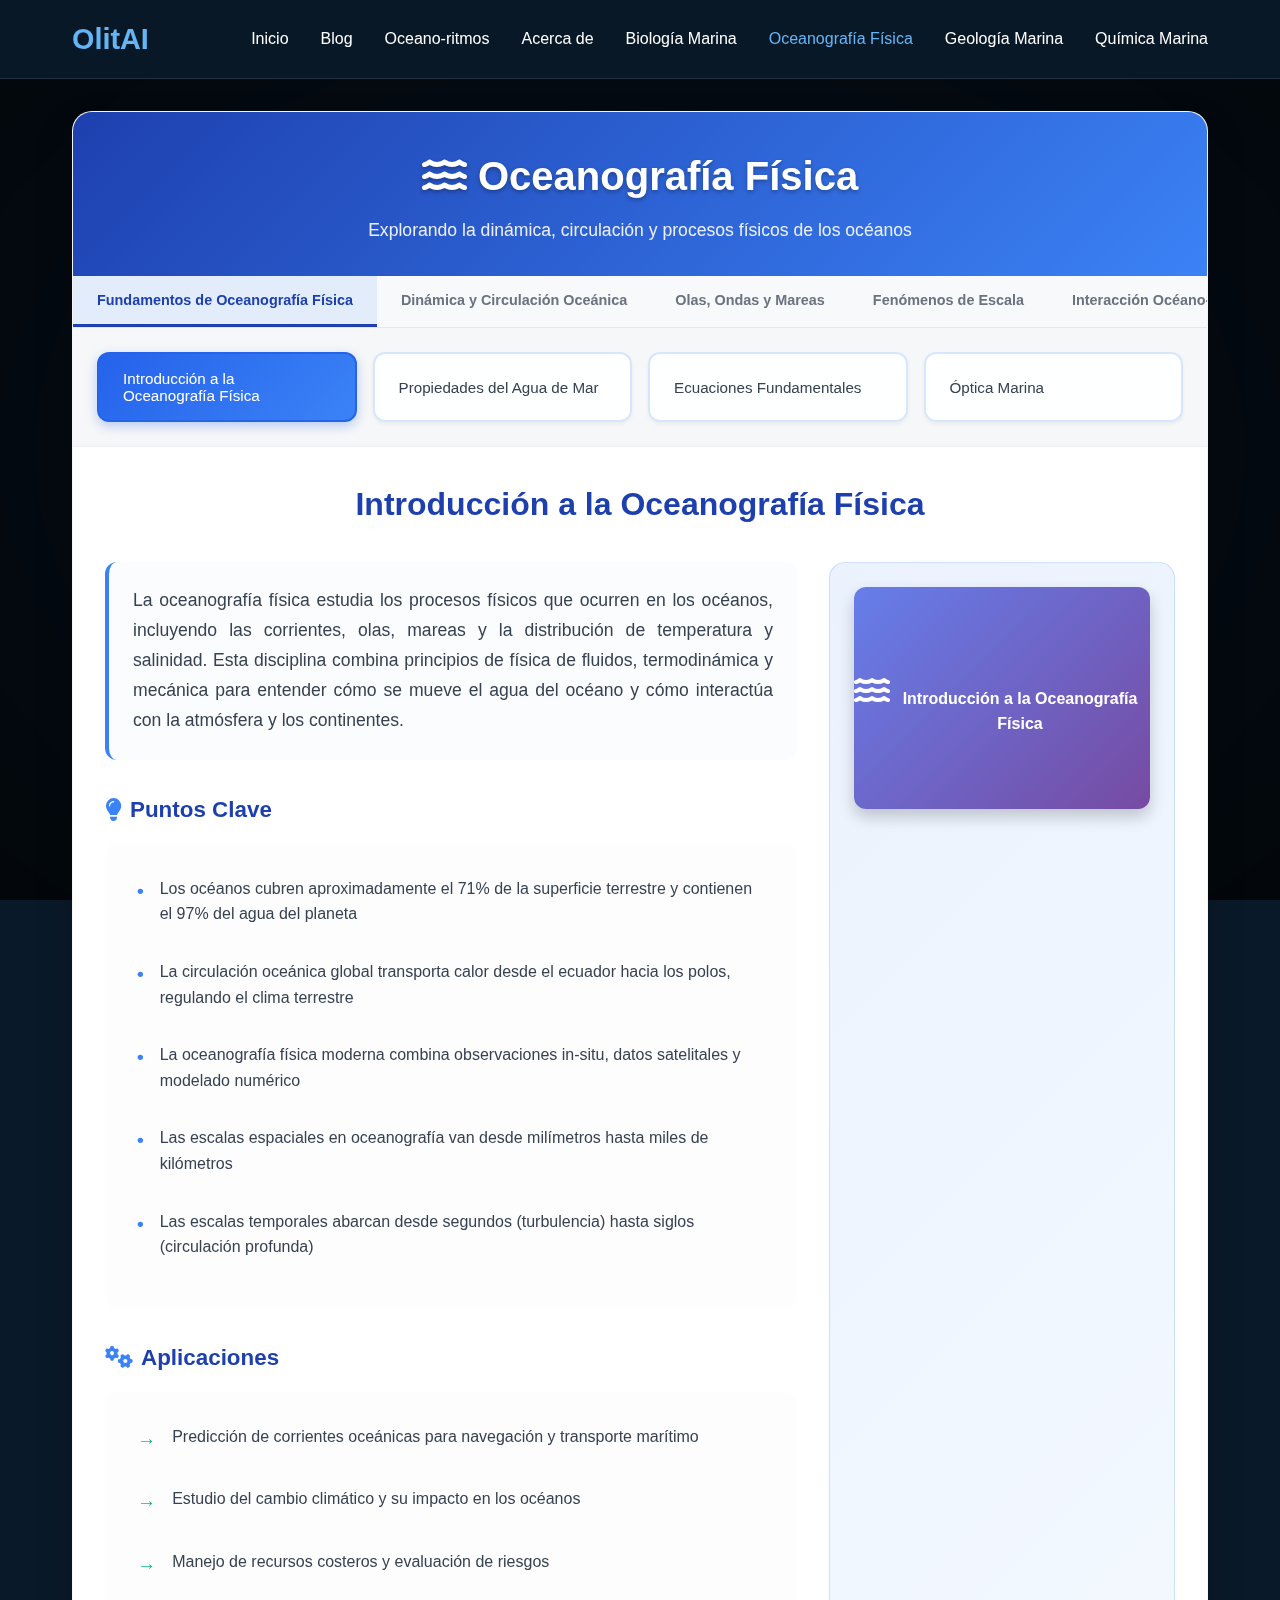
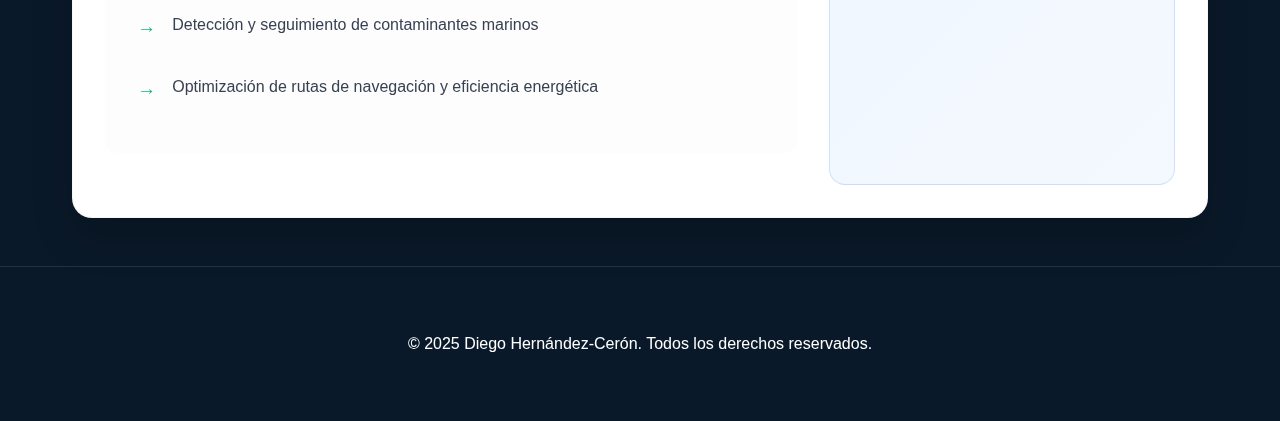
<file: fisica_integrated.html>
<!DOCTYPE html>
<html lang="es">
<head>
    <meta charset="UTF-8">
    <meta name="viewport" content="width=device-width, initial-scale=1.0">
    <title>Oceanografía Física - OlitAI</title>
    <link rel="stylesheet" href="https://cdnjs.cloudflare.com/ajax/libs/font-awesome/6.4.0/css/all.min.css">
    <style>
        * {
            margin: 0;
            padding: 0;
            box-sizing: border-box;
        }

        body {
            font-family: -apple-system, BlinkMacSystemFont, 'Segoe UI', Roboto, Oxygen, Ubuntu, Cantarell, sans-serif;
            background-color: #0a1929;
            color: #ffffff;
            line-height: 1.6;
            min-height: 100vh;
        }

        /* Fondo oceánico similar al index */
        .bg-overlay {
            position: fixed;
            top: 0;
            left: 0;
            width: 100%;
            height: 100%;
            background-image: url('https://i.imgur.com/kI72GlX.jpg');
            background-size: cover;
            background-position: center center;
            background-repeat: no-repeat;
            background-attachment: fixed;
            filter: brightness(0.3);
            z-index: -2;
        }

        .darken-overlay {
            position: fixed;
            top: 0;
            left: 0;
            width: 100%;
            height: 100%;
            background: radial-gradient(
                ellipse at center,
                rgba(0, 0, 0, 0.4) 0%,
                rgba(0, 0, 0, 0.7) 100%
            );
            z-index: -1;
        }

        /* Header navigation */
        header {
            position: sticky;
            top: 0;
            background: rgba(10, 25, 41, 0.95);
            backdrop-filter: blur(10px);
            border-bottom: 1px solid rgba(255, 255, 255, 0.1);
            z-index: 1000;
            padding: 1rem 0;
        }

        .nav-container {
            max-width: 1200px;
            margin: 0 auto;
            display: flex;
            justify-content: space-between;
            align-items: center;
            padding: 0 2rem;
        }

        .logo {
            font-size: 1.8rem;
            font-weight: bold;
            color: #64b5f6;
            text-decoration: none;
        }

        nav ul {
            display: flex;
            list-style: none;
            gap: 2rem;
        }

        nav a {
            color: #ffffff;
            text-decoration: none;
            transition: color 0.3s;
            font-weight: 500;
        }

        nav a:hover, nav a.active {
            color: #64b5f6;
        }

        .menu-toggle {
            display: none;
            color: #ffffff;
            font-size: 1.5rem;
            cursor: pointer;
        }

        /* Container principal */
        .container {
            max-width: 1200px;
            margin: 2rem auto;
            padding: 0 2rem;
        }

        /* Card principal con estilo oceánico */
        .main-card {
            background: rgba(255, 255, 255, 0.95);
            backdrop-filter: blur(10px);
            border-radius: 20px;
            box-shadow: 0 20px 40px rgba(0, 0, 0, 0.2);
            overflow: hidden;
            border: 1px solid rgba(255, 255, 255, 0.2);
            color: #374151;
        }

        /* Título de la página */
        .page-title {
            background: linear-gradient(135deg, #1e40af, #3b82f6);
            color: white;
            padding: 2rem;
            text-align: center;
            margin-bottom: 0;
        }

        .page-title h1 {
            font-size: 2.5rem;
            font-weight: bold;
            margin-bottom: 0.5rem;
            text-shadow: 0 2px 4px rgba(0, 0, 0, 0.3);
        }

        .page-title p {
            font-size: 1.1rem;
            opacity: 0.9;
        }

        /* Pestañas de categorías */
        .category-tabs {
            overflow-x: auto;
            background: rgba(248, 250, 252, 0.8);
        }

        .category-tabs-container {
            display: flex;
            border-bottom: 1px solid #e5e7eb;
            min-width: max-content;
        }

        .category-tab {
            padding: 1rem 1.5rem;
            font-size: 0.9rem;
            font-weight: 600;
            /* white-space: nowrap; */ /* Managed by container or default button behavior */
            background: none;
            border: none;
            cursor: pointer;
            transition: all 0.3s;
            color: #6b7280;
            border-bottom: 3px solid transparent;
        }

        .category-tab:hover {
            color: #1e40af;
            background-color: rgba(59, 130, 246, 0.1);
        }

        .category-tab.active {
            color: #1e40af;
            border-bottom-color: #1e40af;
            background-color: rgba(59, 130, 246, 0.1);
        }

        /* Selector de tópicos */
        .topics-selector {
            background: rgba(248, 250, 252, 0.6);
            padding: 1.5rem;
            border-bottom: 1px solid rgba(229, 231, 235, 0.5);
        }

        .topics-grid {
            display: grid;
            grid-template-columns: repeat(auto-fit, minmax(250px, 1fr));
            gap: 1rem;
        }

        .topic-button {
            padding: 1rem 1.5rem;
            border-radius: 12px;
            font-size: 0.95rem;
            font-weight: 500;
            background: rgba(255, 255, 255, 0.9);
            border: 2px solid rgba(59, 130, 246, 0.2);
            color: #374151;
            cursor: pointer;
            transition: all 0.3s;
            text-align: left;
            box-shadow: 0 2px 4px rgba(0, 0, 0, 0.05);
        }

        .topic-button:hover {
            background-color: rgba(219, 234, 254, 0.8);
            border-color: #3b82f6;
            transform: translateY(-2px);
            box-shadow: 0 4px 8px rgba(0, 0, 0, 0.1);
        }

        .topic-button.active {
            background: linear-gradient(135deg, #2563eb, #3b82f6);
            color: white;
            border-color: #2563eb;
            box-shadow: 0 4px 12px rgba(37, 99, 235, 0.3);
        }

        /* Contenido del tópico */
        .topic-content {
            padding: 2rem;
            background: rgba(255, 255, 255, 0.95);
        }

        .topic-title {
            font-size: 2rem;
            font-weight: bold;
            color: #1e40af;
            margin-bottom: 1.5rem;
            text-align: center;
        }

        .content-grid {
            display: grid;
            grid-template-columns: 2fr 1fr;
            gap: 2rem;
            margin-top: 2rem;
        }

        .main-content {
            display: flex;
            flex-direction: column;
        }

        .description {
            color: #374151;
            margin-bottom: 2rem;
            text-align: justify;
            font-size: 1.1rem;
            line-height: 1.7;
            padding: 1.5rem;
            background: rgba(248, 250, 252, 0.5);
            border-radius: 12px;
            border-left: 4px solid #3b82f6;
        }

        .section-title {
            font-size: 1.4rem;
            font-weight: 600;
            color: #1e40af;
            margin-bottom: 1rem;
            display: flex;
            align-items: center;
            gap: 0.5rem;
        }

        .section-title i {
            color: #3b82f6;
        }

        .key-points, .applications {
            margin-bottom: 2rem;
        }

        .points-list {
            list-style: none;
            background: rgba(248, 250, 252, 0.3);
            border-radius: 12px;
            padding: 1.5rem;
        }

        .points-list li {
            display: flex;
            align-items: flex-start;
            margin-bottom: 1rem;
            padding: 0.5rem;
            border-radius: 8px;
            transition: all 0.3s;
        }

        .points-list li:hover {
            background: rgba(219, 234, 254, 0.3);
            transform: translateX(5px);
        }

        .bullet-blue {
            color: #3b82f6;
            margin-right: 1rem;
            font-weight: bold;
            font-size: 1.2rem;
        }

        .bullet-green {
            color: #10b981;
            margin-right: 1rem;
            font-weight: bold;
            font-size: 1.2rem;
        }

        /* Sidebar */
        .sidebar {
            background: linear-gradient(135deg, rgba(59, 130, 246, 0.1), rgba(147, 197, 253, 0.1));
            padding: 1.5rem;
            border-radius: 16px;
            border: 1px solid rgba(59, 130, 246, 0.2);
        }

        .image-placeholder {
            width: 100%;
            aspect-ratio: 4/3;
            background: linear-gradient(135deg, #667eea 0%, #764ba2 100%);
            border-radius: 12px;
            margin-bottom: 1rem;
            display: flex;
            align-items: center;
            justify-content: center;
            color: white;
            font-weight: bold;
            text-align: center;
            box-shadow: 0 8px 16px rgba(0, 0, 0, 0.2);
        }

        /* Footer */
        footer {
            margin-top: 3rem;
            padding: 2rem 0;
            background: rgba(10, 25, 41, 0.95);
            color: #ffffff;
            text-align: center;
            border-top: 1px solid rgba(255, 255, 255, 0.1);
        }

        /* Responsive */
        @media (max-width: 768px) {
            .nav-container {
                padding: 0 1rem;
            }

            nav ul {
                display: none;
            }

            .menu-toggle {
                display: block;
            }

            .container {
                padding: 0 1rem;
            }

            .category-tab {
                font-size: 0.8rem;
                padding: 0.8rem 1rem;
            }

            .content-grid {
                grid-template-columns: 1fr;
                gap: 1rem;
            }

            .topics-grid {
                grid-template-columns: 1fr;
            }

            .topic-content {
                padding: 1rem;
            }

            .page-title h1 {
                font-size: 1.8rem;
            }
        }

        .error-message {
            text-align: center;
            color: #ef4444;
            font-weight: 500;
            margin-top: 2rem;
            padding: 2rem;
            background: rgba(254, 242, 242, 0.8);
            border-radius: 12px;
            border: 1px solid rgba(239, 68, 68, 0.2);
        }

        /* Animaciones suaves */
        @keyframes fadeIn {
            from { opacity: 0; transform: translateY(20px); }
            to { opacity: 1; transform: translateY(0); }
        }

        .main-card {
            animation: fadeIn 0.6s ease-out;
        }

        /* Scroll suave */
        html {
            scroll-behavior: smooth;
        }

        /* Botón de volver al inicio */
        .back-to-top {
            position: fixed;
            bottom: 2rem;
            right: 2rem;
            background: linear-gradient(135deg, #1e40af, #3b82f6);
            color: white;
            border: none;
            border-radius: 50%;
            width: 50px;
            height: 50px;
            cursor: pointer;
            opacity: 0;
            transition: all 0.3s;
            z-index: 1000;
            box-shadow: 0 4px 12px rgba(30, 64, 175, 0.3);
        }

        .back-to-top.visible {
            opacity: 1;
        }

        .back-to-top:hover {
            transform: translateY(-2px);
            box-shadow: 0 6px 16px rgba(30, 64, 175, 0.4);
        }

        /* Scrollbar Styling for WebKit browsers (Chrome, Safari, new Edge) */
        .category-tabs::-webkit-scrollbar {
            height: 10px; /* Height of the horizontal scrollbar */
            background-color: transparent; /* Optional: make scrollbar background transparent */
        }
        .category-tabs::-webkit-scrollbar-track {
            background: #e0e0e0; /* Light grey track, slightly different from #f1f1f1 */
            border-radius: 10px;
            margin: 0 5px; /* Optional: add some margin to the track */
        }
        .category-tabs::-webkit-scrollbar-thumb {
            background: #888888; /* Standard grey thumb */
            border-radius: 10px;
            border: 2px solid #e0e0e0; /* Creates a thin border around thumb, matching track */
        }
        .category-tabs::-webkit-scrollbar-thumb:hover {
            background: #555555; /* Darker thumb on hover */
        }

        /* Scrollbar Styling for Firefox */
        .category-tabs {
            scrollbar-width: thin; /* Makes scrollbar thinner */
            scrollbar-color: #888888 #e0e0e0; /* thumb color, track color */
        }
    </style>
</head>
<body>
    <div class="bg-overlay"></div>
    <div class="darken-overlay"></div>

    <header>
        <div class="nav-container">
            <a href="./index.html" class="logo">OlitAI</a>
            <nav>
                <ul>
                    <li><a href="./index.html">Inicio</a></li>
                    <li><a href="./blog.html">Blog</a></li>
                    <li><a href="./oceano-ritmos.html">Oceano-ritmos</a></li>
                    <li><a href="./about.html">Acerca de</a></li>
                    <li><a href="./biologia_marina_pagina.html">Biología Marina</a></li>
                    <li><a href="./fisica.html" class="active">Oceanografía Física</a></li>
                    <li><a href="./geologia.html">Geología Marina</a></li>
                    <li><a href="./quimica_marina.html">Química Marina</a></li>
                </ul>
            </nav>
            <div class="menu-toggle">
                <i class="fas fa-bars"></i>
            </div>
        </div>
    </header>

    <div class="container">
        <div class="main-card">
            <!-- Título de la página -->
            <div class="page-title">
                <h1><i class="fas fa-water"></i> Oceanografía Física</h1>
                <p>Explorando la dinámica, circulación y procesos físicos de los océanos</p>
            </div>

            <!-- Pestañas de categorías -->
            <div class="category-tabs">
                <div class="category-tabs-container" id="categoryTabs">
                    <!-- Las pestañas se generarán dinámicamente -->
                </div>
            </div>

            <!-- Selector de tópicos -->
            <div class="topics-selector">
                <div class="topics-grid" id="topicsGrid">
                    <!-- Los tópicos se generarán dinámicamente -->
                </div>
            </div>

            <!-- Contenido del tópico -->
            <div class="topic-content">
                <div id="topicContent">
                    <!-- El contenido se generará dinámicamente -->
                </div>
            </div>
        </div>
    </div>

    <button class="back-to-top" id="backToTop">
        <i class="fas fa-chevron-up"></i>
    </button>

    <footer>
        <div class="container">
            <p>&copy; 2025 Diego Hernández-Cerón. Todos los derechos reservados.</p>
        </div>
    </footer>

    <script>
        // Datos de la aplicación (mantienes el mismo contenido)
        const categories = [
            { id: "fundamentals", name: "Fundamentos de Oceanografía Física" },
            { id: "circulation", name: "Dinámica y Circulación Oceánica" },
            { id: "waves", name: "Olas, Ondas y Mareas" },
            { id: "scales", name: "Fenómenos de Escala" },
            { id: "interaction", name: "Interacción Océano-Atmósfera" },
            { id: "observation", name: "Métodos Observacionales y Análisis" },
            { id: "modeling", name: "Modelado Numérico y Aplicaciones IA" }
        ];

        const topicsByCategory = {
            fundamentals: [
                { id: "introduction", name: "Introducción a la Oceanografía Física" },
                { id: "properties", name: "Propiedades del Agua de Mar" },
                { id: "equations", name: "Ecuaciones Fundamentales" },
                { id: "optics", name: "Óptica Marina" }
            ],
            circulation: [
                { id: "geostrophic", name: "Corrientes Geostróficas" },
                { id: "thermohaline", name: "Circulación Termohalina" },
                { id: "ekman", name: "Transporte de Ekman" },
                { id: "coastal", name: "Circulación Costera" },
                { id: "boundary", name: "Corrientes de Borde" }
            ],
            waves: [
                { id: "surface", name: "Olas Superficiales" },
                { id: "internal", name: "Ondas Internas" },
                { id: "kelvin", name: "Ondas de Kelvin y Rossby" },
                { id: "tides", name: "Mareas y Fenómenos Asociados" },
                { id: "spectral", name: "Análisis Espectral" }
            ],
            scales: [
                { id: "submesoscale", name: "Procesos de Submesoescala" },
                { id: "mesoscale", name: "Fenómenos de Mesoescala" },
                { id: "gyres", name: "Giros Oceánicos" },
                { id: "fronts", name: "Frentes y Filamentos" },
                { id: "eddies", name: "Remolinos" }
            ],
            interaction: [
                { id: "heatflux", name: "Flujos de Calor" },
                { id: "momentum", name: "Transferencia de Momentum" },
                { id: "elnino", name: "El Niño y Teleconexiones" },
                { id: "climate", name: "Rol Oceánico en el Clima" }
            ],
            observation: [
                { id: "remote", name: "Sensores Remotos" },
                { id: "insitu", name: "Mediciones In-Situ" },
                { id: "timeseries", name: "Series Temporales" },
                { id: "dataanalysis", name: "Técnicas de Análisis de Datos" }
            ],
            modeling: [
                { id: "numerical", name: "Modelos Numéricos" },
                { id: "coastal", name: "Modelos Costeros" },
                { id: "global", name: "Modelos Globales" },
                { id: "ai", name: "Aplicaciones de IA" },
                { id: "dataassimilation", name: "Asimilación de Datos" }
            ]
        };

        const content = {
            fundamentals: {
                introduction: {
                    title: "Introducción a la Oceanografía Física",
                    description: "La oceanografía física estudia los procesos físicos que ocurren en los océanos, incluyendo las corrientes, olas, mareas y la distribución de temperatura y salinidad. Esta disciplina combina principios de física de fluidos, termodinámica y mecánica para entender cómo se mueve el agua del océano y cómo interactúa con la atmósfera y los continentes.",
                    keyPoints: [
                        "Los océanos cubren aproximadamente el 71% de la superficie terrestre y contienen el 97% del agua del planeta",
                        "La circulación oceánica global transporta calor desde el ecuador hacia los polos, regulando el clima terrestre",
                        "La oceanografía física moderna combina observaciones in-situ, datos satelitales y modelado numérico",
                        "Las escalas espaciales en oceanografía van desde milímetros hasta miles de kilómetros",
                        "Las escalas temporales abarcan desde segundos (turbulencia) hasta siglos (circulación profunda)"
                    ],
                    applications: [
                        "Predicción de corrientes oceánicas para navegación y transporte marítimo",
                        "Estudio del cambio climático y su impacto en los océanos",
                        "Manejo de recursos costeros y evaluación de riesgos",
                        "Detección y seguimiento de contaminantes marinos",
                        "Optimización de rutas de navegación y eficiencia energética"
                    ]
                },
                properties: {
                    title: "Propiedades del Agua de Mar",
                    description: "El agua de mar posee propiedades físicas y químicas únicas que influyen en la dinámica de los océanos. La temperatura, salinidad y presión determinan la densidad del agua, que es fundamental para la estratificación oceánica y la circulación. Entender estas propiedades es crucial para comprender los procesos oceanográficos.",
                    keyPoints: [
                        "La ecuación de estado del agua de mar relaciona temperatura, salinidad y presión con densidad",
                        "La salinidad promedio global es de aproximadamente 35 PSU (Practical Salinity Units)",
                        "La temperatura superficial varía desde -2°C en regiones polares hasta 30°C en trópicos",
                        "La termoclina es la capa donde la temperatura cambia rápidamente con la profundidad",
                        "La picnoclina es donde la densidad cambia rápidamente con la profundidad"
                    ],
                    applications: [
                        "Determinación de estructuras de masas de agua y su origen",
                        "Cálculo de velocidades de corrientes geostróficas",
                        "Estimación de capacidad de absorción de CO2 y calor",
                        "Evaluación de estabilidad y mezcla vertical",
                        "Estudios de acústica submarina (propagación del sonido)"
                    ]
                },
                equations: {
                    title: "Ecuaciones Fundamentales",
                    description: "Las ecuaciones fundamentales en oceanografía física describen la conservación de masa, momento y energía en los fluidos oceánicos. Estas ecuaciones de Navier-Stokes, adaptadas para la Tierra en rotación y estratificada, son la base del entendimiento de los procesos dinámicos en el océano y su modelado numérico.",
                    keyPoints: [
                        "Ecuaciones de Navier-Stokes con fuerza de Coriolis (rotación terrestre)",
                        "Aproximación de Boussinesq para fluidos estratificados (densidad variable)",
                        "Balance geostrófico: equilibrio entre gradiente de presión y fuerza de Coriolis",
                        "Ecuación de continuidad (conservación de masa)",
                        "Ecuaciones de conservación de calor y sal"
                    ],
                    applications: [
                        "Desarrollo de modelos numéricos de circulación oceánica",
                        "Cálculo de transportes de masas de agua y propiedades",
                        "Análisis de balances de fuerzas en diferentes regiones",
                        "Estimación de velocidades verticales (difíciles de medir directamente)",
                        "Predicción de evolución de campos de temperatura y salinidad"
                    ]
                },
                optics: {
                    title: "Óptica Marina",
                    description: "La óptica marina estudia cómo la luz interactúa con el agua de mar y sus componentes. La absorción, dispersión y reflexión de la luz en el océano son procesos fundamentales que determinan el color del mar, la penetración de la radiación solar y afectan directamente la productividad biológica oceánica.",
                    keyPoints: [
                        "El agua pura absorbe fuertemente la luz roja e infrarroja, dejando pasar más la luz azul",
                        "Los constituyentes ópticamente activos incluyen fitoplancton, materia orgánica disuelta y partículas",
                        "La zona eufótica es la capa donde penetra suficiente luz para la fotosíntesis (típicamente 50-200m)",
                        "La teledetección multiespectral e hiperespectral permite estimar concentraciones de clorofila",
                        "El coeficiente de atenuación difusa (Kd) describe cómo disminuye la luz con la profundidad"
                    ],
                    applications: [
                        "Detección satelital de floraciones de algas y contaminantes",
                        "Clasificación de masas de agua basada en propiedades ópticas",
                        "Estimación de productividad primaria oceánica",
                        "Desarrollo de algoritmos para corrección atmosférica en imágenes satelitales",
                        "Diseño de instrumentos ópticos submarinos para investigación"
                    ]
                }
            },
            circulation: {
                geostrophic: {
                    title: "Corrientes Geostróficas",
                    description: "Las corrientes geostróficas representan el flujo oceánico en equilibrio entre la fuerza del gradiente de presión y la fuerza de Coriolis. Este balance geostrófico domina la circulación de gran escala en los océanos fuera de la capa límite superficial y el ecuador, permitiendo calcular velocidades a partir de la distribución de densidad.",
                    keyPoints: [
                        "El balance geostrófico es fundamental en escalas espaciales grandes y temporales largas",
                        "Las corrientes fluyen paralelas a las isobaras (líneas de igual presión)",
                        "En el hemisferio norte, el flujo es con altas presiones a la derecha",
                        "La velocidad geostrófica puede calcularse a partir de perfiles de temperatura y salinidad",
                        "La altimetría satelital permite estimar corrientes geostróficas superficiales"
                    ],
                    applications: [
                        "Mapeo de patrones de circulación oceánica global",
                        "Cálculo de transportes de volumen, calor y sal",
                        "Identificación de frentes oceánicos y corrientes intensas",
                        "Análisis de variabilidad de corrientes a escala estacional e interanual",
                        "Validación de modelos de circulación oceánica"
                    ]
                },
                thermohaline: {
                    title: "Circulación Termohalina",
                    description: "La circulación termohalina es el sistema global de corrientes oceánicas profundas impulsadas por diferencias de densidad causadas por variaciones de temperatura y salinidad. Este 'cinturón transportador oceánico' conecta todos los océanos y juega un papel crucial en la regulación del clima terrestre.",
                    keyPoints: [
                        "Ciclo completo de recirculación que puede durar ~1000 años",
                        "Formación de agua profunda en regiones polares (Atlántico Norte, Antártida)",
                        "Transporte de agua profunda fría a lo largo del fondo oceánico",
                        "Afloramiento gradual en el Océano Índico y Pacífico",
                        "Retorno superficial hacia las regiones de formación de agua profunda"
                    ],
                    applications: [
                        "Entendimiento del papel oceánico en el sistema climático global",
                        "Estudio de mecanismos de almacenamiento y transporte de calor",
                        "Análisis de captura y secuestro de carbono atmosférico",
                        "Evaluación de impactos del cambio climático en circulación oceánica",
                        "Investigación de eventos paleoclimáticos y cambios abruptos"
                    ]
                },
                ekman: {
                    title: "Transporte de Ekman",
                    description: "El transporte de Ekman describe el movimiento de las capas superficiales del océano inducido por el viento, incorporando el efecto de la rotación terrestre. Debido a la fuerza de Coriolis, el agua se mueve a un ángulo respecto a la dirección del viento, resultando en un transporte neto perpendicular al viento.",
                    keyPoints: [
                        "El agua superficial se mueve a 45° de la dirección del viento en la superficie",
                        "La dirección del movimiento cambia con la profundidad (espiral de Ekman)",
                        "El transporte neto integrado es a 90° a la derecha del viento (en hemisferio norte)",
                        "La profundidad de la capa de Ekman varía típicamente entre 10-200m",
                        "El bombeo de Ekman crea zonas de convergencia/divergencia que inducen movimientos verticales"
                    ],
                    applications: [
                        "Predicción de afloramientos costeros importantes para pesquerías",
                        "Análisis de transporte y acumulación de contaminantes superficiales",
                        "Estudio de formación de frentes oceánicos y zonas productivas",
                        "Cálculo de balances de calor en capa mixta superficial",
                        "Comprensión de respuesta oceánica a cambios en patrones de viento"
                    ]
                },
                coastal: {
                    title: "Circulación Costera",
                    description: "La circulación costera comprende los patrones de flujo en regiones costeras y de plataforma continental, donde la batimetría, los vientos costeros, los aportes fluviales y las mareas interactúan para crear sistemas dinámicos complejos con importantes implicaciones ecológicas y socioeconómicas.",
                    keyPoints: [
                        "Afloramientos costeros generados por vientos paralelos a la costa",
                        "Corrientes impulsadas por gradientes de densidad de origen fluvial",
                        "Corrientes de marea amplificadas por confinamiento en plataformas someras",
                        "Ondas atrapadas a la costa que se propagan con la costa a la derecha (HN)",
                        "Frentes de densidad que separan aguas costeras de oceánicas"
                    ],
                    applications: [
                        "Gestión de recursos pesqueros y acuicultura",
                        "Planificación costera y evaluación de erosión",
                        "Predicción de dispersión de contaminantes y derrames",
                        "Optimización de operaciones portuarias y navegación",
                        "Diseño de infraestructuras costeras y energías renovables marinas"
                    ]
                },
                boundary: {
                    title: "Corrientes de Borde",
                    description: "Las corrientes de borde son flujos intensos y angostos que se forman a lo largo de los márgenes continentales, siendo elementos cruciales de la circulación oceánica global. Incluyen corrientes de borde occidental intensificadas (como la Corriente del Golfo) y corrientes de borde oriental más amplias y difusas.",
                    keyPoints: [
                        "Corrientes de borde occidental: estrechas, profundas e intensas (Golfo, Kuroshio)",
                        "Corrientes de borde oriental: más anchas, someras y lentas (Canarias, California)",
                        "Intensificación occidental debido a la variación del parámetro de Coriolis con latitud",
                        "Transporte de calor significativo hacia los polos en corrientes occidentales",
                        "Alta variabilidad y formación de meandros y remolinos"
                    ],
                    applications: [
                        "Navegación marítima y optimización de rutas comerciales",
                        "Estudios de transporte meridional de calor para balance climático",
                        "Análisis de ecosistemas marinos asociados a corrientes productivas",
                        "Evaluación de potencial energético para turbinas de corrientes marinas",
                        "Seguimiento de objetos flotantes y dispersión de contaminantes"
                    ]
                }
            },
            waves: {
                surface: {
                    title: "Olas Superficiales",
                    description: "Las olas superficiales son ondulaciones de la interfaz aire-agua generadas principalmente por el viento. Su estudio comprende la generación, propagación, transformación y disipación de la energía de las olas. Estas ondas gravitatorias se caracterizan por parámetros como altura, longitud de onda, periodo y energía.",
                    keyPoints: [
                        "Generación por transferencia de energía del viento a la superficie del agua",
                        "Clasificación por periodo: capilares, gravitatorias, infragravitatorias",
                        "Propagación dispersiva: diferentes longitudes de onda viajan a velocidades distintas",
                        "Transformación en aguas someras: refracción, difracción, asomeramiento",
                        "El espectro de oleaje describe la distribución de energía por frecuencias y direcciones"
                    ],
                    applications: [
                        "Diseño de estructuras costeras y marinas resistentes al oleaje",
                        "Predicción de estados de mar para navegación segura",
                        "Estimación de riesgos de erosión costera y planificación litoral",
                        "Evaluación de potencial energético para generación undimotriz",
                        "Estudios de transporte de sedimentos en zonas costeras"
                    ]
                },
                internal: {
                    title: "Ondas Internas",
                    description: "Las ondas internas son oscilaciones que ocurren en el interior del océano estratificado, propagándose a lo largo de interfaces de densidad. Pueden alcanzar amplitudes mucho mayores que las olas superficiales y son fundamentales para la mezcla oceánica y el transporte vertical de nutrientes.",
                    keyPoints: [
                        "Se propagan en interfaces de densidad o picnoclinas del océano estratificado",
                        "Generadas por interacción de corrientes con topografía o ajustes baroclínicos",
                        "Amplitudes típicas de 10-50m, mucho mayores que las olas superficiales",
                        "Períodos desde minutos hasta horas, cerca de la frecuencia de Brunt-Väisälä",
                        "Pueden romperse y causar mezcla vertical intensa en el océano"
                    ],
                    applications: [
                        "Comprensión de mezcla oceánica y balance energético global",
                        "Estimación de disponibilidad de nutrientes para ecosistemas marinos",
                        "Interpretación de imágenes satelitales de rugosidad superficial",
                        "Evaluación de impactos en operaciones submarinas y ROVs",
                        "Análisis de interacciones con infraestructuras submarinas"
                    ]
                },
                kelvin: {
                    title: "Ondas de Kelvin y Rossby",
                    description: "Las ondas de Kelvin y Rossby son fenómenos de gran escala fundamentales para la dinámica oceánica planetaria. Moduladas por la rotación terrestre y la estratificación, son cruciales para entender teleconexiones oceánicas y fenómenos como ENSO.",
                    keyPoints: [
                        "Ondas de Kelvin: atrapadas a límites (costa, ecuador), no dispersivas",
                        "Ondas de Rossby: planetarias, se propagan hacia el oeste por efecto beta",
                        "Velocidades: Kelvin (~2-3 m/s), Rossby (cm/s a pocos m/s)",
                        "Kelvin ecuatoriales fundamentales en el ciclo El Niño-La Niña",
                        "Rossby pueden tardar años en cruzar cuencas oceánicas completas"
                    ],
                    applications: [
                        "Predicción de eventos El Niño/La Niña y sus impactos globales",
                        "Estudio de ajustes oceánicos a gran escala tras perturbaciones",
                        "Análisis de propagación de señales climáticas entre cuencas",
                        "Interpretación de patrones de variabilidad en altimetría satelital",
                        "Comprensión de oscilaciones interanuales en sistemas de corrientes"
                    ]
                },
                tides: {
                    title: "Mareas y Fenómenos Asociados",
                    description: "Las mareas son oscilaciones periódicas del nivel del mar causadas por la atracción gravitatoria lunar y solar. Este fenómeno global se manifiesta de forma compleja debido a la rotación terrestre, distribución de continentes y batimetría, generando patrones únicos localmente.",
                    keyPoints: [
                        "Fuerzas generadoras: gravitacional directa y centrífuga indirecta",
                        "Componentes principales: semidiurnas (M2, S2) y diurnas (K1, O1)",
                        "Sistemas de anfidromía: puntos nodales donde la amplitud es cero",
                        "Resonancia en cuencas y plataformas amplifica la señal mareal",
                        "Mareas internas generadas por flujo mareal sobre topografía submarina"
                    ],
                    applications: [
                        "Navegación marítima y planificación de operaciones portuarias",
                        "Generación de energía mareomotriz renovable",
                        "Estudios de inundación costera y zonificación de riesgos",
                        "Análisis de transporte sedimentario y cambios morfológicos",
                        "Planificación temporal de muestreos oceanográficos"
                    ]
                },
                spectral: {
                    title: "Análisis Espectral",
                    description: "El análisis espectral es una herramienta matemática fundamental para estudiar señales periódicas y cuasi-periódicas en oceanografía. Permite descomponer series temporales complejas en componentes de frecuencia, revelando ciclos dominantes y energía asociada a diferentes procesos.",
                    keyPoints: [
                        "Transformada de Fourier convierte señales del dominio temporal al frecuencial",
                        "Espectro de potencia muestra distribución de energía por frecuencias",
                        "Análisis de coherencia relaciona señales en diferentes ubicaciones",
                        "Métodos avanzados: wavelets para señales no estacionarias",
                        "Análisis rotatorio distingue movimientos ciclónicos y anticiclónicos"
                    ],
                    applications: [
                        "Identificación de componentes mareales en registros de nivel del mar",
                        "Caracterización de oleaje y estados de mar para ingeniería",
                        "Detección de oscilaciones climáticas (ENSO, NAO, PDO)",
                        "Análisis de turbulencia y cascadas energéticas oceánicas",
                        "Evaluación de tendencias a largo plazo en series oceánicas"
                    ]
                }
            },
            scales: {
                submesoscale: {
                    title: "Procesos de Submesoescala",
                    description: "Los procesos de submesoescala (0.1-10 km, horas-días) ocupan el régimen intermedio entre mesoescala y turbulencia. Son fundamentales para la transferencia de energía entre escalas y para los intercambios verticales, con números de Rossby cercanos a 1.",
                    keyPoints: [
                        "Frontogénesis intensificada: formación de frentes de densidad pronunciados",
                        "Números de Rossby O(1): equilibrio entre advección y rotación",
                        "Filamentos y estructuras con fuertes gradientes de densidad horizontal",
                        "Inestabilidades simétricas generan circulación secundaria intensa",
                        "Contribución significativa a flujos verticales y mezcla oceánica"
                    ],
                    applications: [
                        "Comprensión de mecanismos de bomba biológica de carbono",
                        "Evaluación de transporte vertical de trazadores y nutrientes",
                        "Interpretación de imágenes satelitales de alta resolución",
                        "Diseño de estrategias de muestreo para procesos rápidos",
                        "Mejora de parametrizaciones en modelos numéricos"
                    ]
                },
                mesoscale: {
                    title: "Fenómenos de Mesoescala",
                    description: "Los fenómenos de mesoescala (10-100 km, semanas-meses) contienen la mayor parte de la energía cinética oceánica. Dominados por el balance geostrófico, incluyen remolinos, frentes y meandros fundamentales para el transporte de propiedades oceánicas.",
                    keyPoints: [
                        "Escala espacial del radio de deformación de Rossby (~10-100 km)",
                        "Balance principalmente geostrófico, efectos no lineales secundarios",
                        "Remolinos coherentes que pueden viajar miles de kilómetros",
                        "Sistemas frontales separan masas de agua con propiedades distintas",
                        "Meandros en corrientes intensas pueden desprenderse formando anillos"
                    ],
                    applications: [
                        "Predicción de trayectorias de remolinos para navegación",
                        "Análisis de transporte de calor, sal y propiedades biogeoquímicas",
                        "Estudios de agregación biológica en estructuras de mesoescala",
                        "Seguimiento de dispersión de contaminantes y organismos marinos",
                        "Desarrollo de parametrizaciones para modelos de baja resolución"
                    ]
                },
                gyres: {
                    title: "Giros Oceánicos",
                    description: "Los giros son sistemas de circulación a escala de cuenca oceánica, formados por la interacción del viento, rotación terrestre y configuración de continentes. Dominan la estructura horizontal y redistribuyen globalmente calor, sal y otras propiedades.",
                    keyPoints: [
                        "Giros subtropicales: anticiclónicos, cálidos, asociados a altas presiones",
                        "Giros subpolares: ciclónicos, fríos, asociados a bajas presiones atmosféricas",
                        "Intensificación occidental: corrientes intensas (Golfo, Kuroshio, Agulhas)",
                        "Corrientes orientales más débiles y difusas de retorno",
                        "Dinámica explicada por teoría de Sverdrup y conservación de vorticidad"
                    ],
                    applications: [
                        "Estudios de circulación global y transportes de calor meridional",
                        "Análisis de acumulación de detritos plásticos en centros de giros",
                        "Evaluación de tiempos de residencia de masas de agua",
                        "Interpretación de distribuciones de especies marinas y migraciones",
                        "Comprensión de ciclos biogeoquímicos a escala de cuenca"
                    ]
                },
                fronts: {
                    title: "Frentes y Filamentos",
                    description: "Los frentes oceánicos son interfaces que separan masas de agua con propiedades diferentes. Los filamentos son estructuras alargadas que se extienden desde frentes o remolinos. Ambos están asociados a intensos gradientes horizontales y movimientos verticales.",
                    keyPoints: [
                        "Frentes térmicos, halinos o de densidad según propiedad dominante",
                        "Filamentos como extensiones de agua que penetran otras masas",
                        "Formación: convergencia, afloramiento, intrusión de corrientes",
                        "Circulación secundaria asociada con células transversales",
                        "Alta productividad biológica típicamente asociada a estas estructuras"
                    ],
                    applications: [
                        "Identificación de zonas pesqueras productivas para la industria",
                        "Detección y seguimiento mediante imágenes satelitales térmicas",
                        "Estudios de mezcla lateral y tasas de intercambio entre masas",
                        "Análisis de agregación de contaminantes flotantes en frentes",
                        "Evaluación de impacto en ecosistemas marinos y cadenas tróficas"
                    ]
                },
                eddies: {
                    title: "Remolinos",
                    description: "Los remolinos oceánicos son estructuras rotacionales coherentes de mesoescala (100-300 km de diámetro) que persisten semanas-años. Transportan propiedades y organismos a través de largas distancias, siendo cruciales para la mezcla lateral oceánica.",
                    keyPoints: [
                        "Ciclónicos (rotación terrestre, centro frío) y anticiclónicos (opuestos)",
                        "Formación: inestabilidad de corrientes, desprendimiento de meandros",
                        "Estructura vertical extendiéndose hasta miles de metros de profundidad",
                        "Aislamiento relativo del núcleo preserva propiedades originales",
                        "Tiempo de vida superando un año en grandes remolinos oceánicos"
                    ],
                    applications: [
                        "Transporte de calor, sal y propiedades biogeoquímicas entre regiones",
                        "Aislamiento y transporte de comunidades biológicas específicas",
                        "Interpretación de anomalías en altimetría satelital para seguimiento",
                        "Estudios de mezcla lateral y difusión turbulenta en océanos",
                        "Evaluación de impacto en operaciones offshore y acústica submarina"
                    ]
                }
            },
            interaction: {
                heatflux: {
                    title: "Flujos de Calor",
                    description: "Los flujos de calor océano-atmósfera son componentes críticos del balance energético terrestre. Incluyen radiación solar, infrarroja, calor latente por evaporación y sensible por conducción. Determinan la temperatura superficial del mar y alimentan la circulación atmosférica.",
                    keyPoints: [
                        "Radiación solar: principal aporte energético, variable con latitud y estación",
                        "Radiación infrarroja: emisión del océano hacia la atmósfera",
                        "Calor latente: liberado durante evaporación, principal pérdida oceánica",
                        "Calor sensible: transferencia directa por diferencia de temperatura",
                        "Balance neto positivo en trópicos, negativo en altas latitudes"
                    ],
                    applications: [
                        "Modelado climático y predicciones estacionales de temperatura",
                        "Estudios de formación y evolución de la capa mixta superficial",
                        "Análisis de balances energéticos regionales y globales",
                        "Evaluación de impactos de eventos extremos (huracanes, olas de calor)",
                        "Interpretación de patrones de temperatura superficial del mar"
                    ]
                },
                momentum: {
                    title: "Transferencia de Momentum",
                    description: "La transferencia de momentum atmósfera-océano ocurre principalmente por esfuerzo del viento superficial. Fundamental para generar corrientes superficiales, desarrollar oleaje y impulsar fenómenos como afloramientos costeros y transporte de Ekman.",
                    keyPoints: [
                        "Esfuerzo del viento proporcional al cuadrado de la velocidad",
                        "Coeficiente de arrastre variable según estabilidad y estado del mar",
                        "Rugosidad superficial determinada por el campo de oleaje presente",
                        "Transferencia bidireccional: oleaje también afecta capa límite atmosférica",
                        "Principal motor de la circulación superficial oceánica global"
                    ],
                    applications: [
                        "Predicción de corrientes superficiales y deriva de objetos flotantes",
                        "Modelado de afloramientos costeros y su variabilidad estacional",
                        "Estudios de generación y evolución de campos de oleaje",
                        "Análisis de interacción océano-atmósfera en ciclones tropicales",
                        "Evaluación de potencial energético eólico marino offshore"
                    ]
                },
                elnino: {
                    title: "El Niño y Teleconexiones",
                    description: "ENSO es un patrón de variabilidad acoplada océano-atmósfera en el Pacífico tropical con impactos globales. Alterna entre fases cálidas (El Niño), frías (La Niña) y neutras, afectando patrones climáticos mundial a través de teleconexiones atmosféricas.",
                    keyPoints: [
                        "El Niño: debilitamiento alisios, aguas cálidas en Pacífico oriental",
                        "La Niña: intensificación alisios, aguas frías en Pacífico oriental",
                        "Ciclo irregular con periodicidad de 2-7 años, altamente variable",
                        "Mecanismo de retroalimentación positiva de Bjerknes en desarrollo",
                        "Propagación vía ondas Kelvin ecuatoriales y Rossby planetarias"
                    ],
                    applications: [
                        "Predicción climática estacional a escala global y regional",
                        "Gestión de recursos hídricos y agrícolas sensibles a precipitación",
                        "Análisis de impactos en pesquerías y ecosistemas marinos",
                        "Evaluación de riesgos de eventos extremos (sequías, inundaciones)",
                        "Estudios de variabilidad interanual en registros oceanográficos"
                    ]
                },
                climate: {
                    title: "Rol Oceánico en el Clima",
                    description: "Los océanos son reguladores térmicos, almacenes de carbono y transportadores de calor cruciales para el sistema climático. Su alta capacidad calorífica, inercia térmica y circulación global moderan extremos climáticos y determinan variabilidad a múltiples escalas.",
                    keyPoints: [
                        "Absorben >90% del exceso de calor del sistema climático antropogénico",
                        "Transportan ~5 petavatios de calor desde trópicos hacia polos",
                        "Capturan ~25% de las emisiones antropogénicas de CO2 atmosférico",
                        "Fuente principal de vapor de agua para precipitación terrestre",
                        "Variabilidad influye en patrones desde estacionales hasta milenarios"
                    ],
                    applications: [
                        "Predicciones climáticas estacionales a decadales de alta resolución",
                        "Proyecciones de cambio climático a largo plazo (2100+)",
                        "Estudios de acidificación oceánica y sus impactos ecosistémicos",
                        "Análisis de retroalimentaciones en el sistema climático terrestre",
                        "Reconstrucciones paleoclimáticas basadas en registros oceánicos"
                    ]
                }
            },
            observation: {
                remote: {
                    title: "Sensores Remotos",
                    description: "Los sensores remotos permiten observar océanos desde satélites, aeronaves y plataformas costeras, proporcionando cobertura global y continua. Estas tecnologías han revolucionado la oceanografía física permitiendo observaciones sinópticas de múltiples variables oceánicas.",
                    keyPoints: [
                        "Altimetría satelital para topografía superficial y corrientes geostróficas",
                        "Radiometría infrarroja y microondas para temperatura superficial del mar",
                        "Dispersómetros para medición de campos de viento superficial",
                        "Sensores de color oceánico para clorofila y propiedades ópticas",
                        "Sistemas radar SAR para oleaje, corrientes y hielo marino"
                    ],
                    applications: [
                        "Monitoreo global de temperatura superficial y nivel del mar",
                        "Detección y seguimiento de remolinos, frentes y anomalías",
                        "Alertas de floraciones algales y eventos de contaminación marina",
                        "Análisis de tendencias climáticas a largo plazo (décadas)",
                        "Asimilación de datos en modelos predictivos oceánicos operacionales"
                    ]
                },
                insitu: {
                    title: "Mediciones In-Situ",
                    description: "Las mediciones in-situ proporcionan observaciones directas desde superficie hasta profundidades abisales. Esenciales para calibrar sensores remotos, caracterizar estructura vertical y estudiar procesos no observables desde el espacio.",
                    keyPoints: [
                        "Perfiladores CTD para temperatura, salinidad y presión con precisión",
                        "Flotadores Argo para perfiles autónomos de la capa superior (0-2000m)",
                        "Anclajes y boyas para series temporales en puntos fijos",
                        "Gliders y AUVs para muestreos autónomos tridimensionales",
                        "Instrumentación acústica (ADCPs) para perfiles de corrientes"
                    ],
                    applications: [
                        "Caracterización de masas de agua y su variabilidad temporal",
                        "Monitoreo de corrientes profundas y transporte de volumen",
                        "Estudios de procesos de mezcla y turbulencia oceánica",
                        "Validación de productos satelitales y modelos numéricos",
                        "Investigación en regiones remotas (polares, profundas, extremas)"
                    ]
                },
                timeseries: {
                    title: "Series Temporales",
                    description: "Las series temporales oceanográficas son registros continuos o periódicos en ubicaciones fijas, proporcionando información crucial sobre variabilidad desde minutos hasta décadas. Fundamentales para caracterizar ciclos, tendencias y eventos extremos.",
                    keyPoints: [
                        "Observatorios oceánicos permanentes con múltiples sensores integrados",
                        "Registros mareográficos históricos, algunos con más de un siglo",
                        "Secciones hidrográficas repetidas en transectos clave globales",
                        "Series de temperatura, salinidad, corrientes y biogeoquímica marina",
                        "Redes de boyas fijas (TAO/TRITON, PIRATA, RAMA) para trópicos"
                    ],
                    applications: [
                        "Detección de tendencias a largo plazo (calentamiento, acidificación)",
                        "Caracterización de ciclos estacionales e interanuales dominantes",
                        "Estudio de eventos extremos y su recurrencia estadística",
                        "Validación de modelos y reconstrucciones históricas climáticas",
                        "Análisis de teleconexiones y patrones de oscilación climática"
                    ]
                },
                dataanalysis: {
                    title: "Técnicas de Análisis de Datos",
                    description: "Las técnicas modernas de análisis extraen información significativa de conjuntos complejos y multidimensionales. Desde métodos estadísticos clásicos hasta algoritmos de machine learning, son esenciales para interpretar la creciente cantidad de datos disponibles.",
                    keyPoints: [
                        "Análisis espectral para identificación de periodicidades dominantes",
                        "Funciones empíricas ortogonales (EOF) para patrones espaciales",
                        "Filtrado y descomposición para separar procesos físicos",
                        "Análisis de correlación y coherencia entre variables múltiples",
                        "Técnicas avanzadas: wavelets, redes neuronales, clustering inteligente"
                    ],
                    applications: [
                        "Reconstrucción de campos oceánicos a partir de datos dispersos",
                        "Identificación de patrones espaciotemporales de variabilidad climática",
                        "Detección automática de eventos extremos y anomalías",
                        "Predicción estadística de variables oceanográficas futuras",
                        "Interpretación de relaciones entre variables físicas y biogeoquímicas"
                    ]
                }
            },
            modeling: {
                numerical: {
                    title: "Modelos Numéricos",
                    description: "Los modelos numéricos oceánicos son representaciones matemáticas implementadas computacionalmente para simular el estado y evolución oceánica. Basados en ecuaciones fundamentales de dinámica de fluidos, son herramientas esenciales para comprender procesos pasados, presentes y futuros.",
                    keyPoints: [
                        "Discretización espacial: diferencias finitas, elementos finitos, volúmenes finitos",
                        "Esquemas temporales: explícitos, implícitos y semi-implícitos adaptativos",
                        "Coordenadas verticales: z-level, sigma, isopícnicas o híbridas",
                        "Parametrización de procesos no resueltos: turbulencia, mezcla vertical",
                        "Jerarquía desde modelos idealizados hasta realistas de alta resolución"
                    ],
                    applications: [
                        "Predicciones operacionales de corrientes, temperatura y nivel del mar",
                        "Estudios de procesos específicos con modelos idealizados controlados",
                        "Reconstrucciones históricas (reanalysis) del estado oceánico pasado",
                        "Proyecciones de cambios futuros en escenarios climáticos",
                        "Simulación de dispersión de contaminantes y organismos marinos"
                    ]
                },
                coastal: {
                    title: "Modelos Costeros",
                    description: "Los modelos costeros se especializan en simular dinámica oceánica en regiones litorales, donde interacciones con topografía, aportes fluviales y procesos de pequeña escala son cruciales. Requieren alta resolución espacial y forzamientos específicos.",
                    keyPoints: [
                        "Alta resolución espacial (decenas a cientos de metros)",
                        "Inclusión de mareas astronómicas y procesos baroclínicos",
                        "Representación de aportes fluviales y plumas estuarinas complejas",
                        "Interacción con morfología costera y batimetría detallada",
                        "Acoplamiento con modelos de oleaje y transporte sedimentario"
                    ],
                    applications: [
                        "Predicción de inundaciones costeras y marejadas ciclónicas",
                        "Gestión de calidad de agua y dispersión de contaminantes urbanos",
                        "Planificación costera y evaluación de impactos ambientales",
                        "Apoyo a operaciones portuarias y navegación de precisión",
                        "Estudios de conectividad ecológica y dispersión larvaria marina"
                    ]
                },
                global: {
                    title: "Modelos Globales",
                    description: "Los modelos globales simulan circulación oceánica a escala planetaria, capturando sistemas de corrientes principales, formación de masas de agua e intercambios entre cuencas. Fundamentales para estudios climáticos y condiciones de contorno regionales.",
                    keyPoints: [
                        "Resolución desde 1° hasta 0.1° en modelos de alta resolución",
                        "Representación de circulación termohalina y transporte interoceánico",
                        "Capacidad de simular variabilidad interanual a multidecadal",
                        "Interacciones con hielo marino y plataformas glaciares antárticas",
                        "Inclusión de ciclos biogeoquímicos en modelos de sistema terrestre"
                    ],
                    applications: [
                        "Estudios de variabilidad climática y cambio global antropogénico",
                        "Análisis de balances energéticos y ciclos globales de carbono",
                        "Predicciones estacionales a decadales para planificación climática",
                        "Identificación de teleconexiones oceánicas entre regiones distantes",
                        "Condiciones de contorno para modelos regionales anidados"
                    ]
                },
                ai: {
                    title: "Aplicaciones de IA",
                    description: "Las aplicaciones de inteligencia artificial aprovechan machine learning y técnicas analíticas avanzadas para extraer patrones de grandes conjuntos de datos, mejorar predicciones y optimizar productos. Están transformando la observación, análisis y predicción oceánica.",
                    keyPoints: [
                        "Redes neuronales para predicción de variables oceánicas complejas",
                        "Algoritmos de clasificación para identificación de fenómenos y anomalías",
                        "Técnicas de super-resolución para mejorar datos satelitales",
                        "Deep learning para corrección de sesgos en sensores remotos",
                        "Modelos híbridos combinando física con aprendizaje automático"
                    ],
                    applications: [
                        "Predicción de temperatura superficial del mar y corrientes",
                        "Identificación automática y seguimiento de remolinos y frentes",
                        "Reconstrucción de campos 3D a partir de datos limitados",
                        "Detección de eventos extremos y anomalías en tiempo real",
                        "Mejora de productos satelitales (eliminación de nubes, ruido)"
                    ]
                },
                dataassimilation: {
                    title: "Asimilación de Datos",
                    description: "La asimilación de datos incorpora observaciones en modelos numéricos para mejorar predicciones. Combina óptimamente información de diferentes fuentes considerando incertidumbres respectivas, produciendo estimaciones coherentes del estado oceánico.",
                    keyPoints: [
                        "Métodos secuenciales: filtro de Kalman y variantes (EnKF, SEEK)",
                        "Métodos variacionales: 3D-VAR, 4D-VAR para ventanas temporales",
                        "Asimilación de múltiples tipos de datos: in-situ, satélite, etc.",
                        "Balance entre fidelidad a observaciones y consistencia física",
                        "Estimación de incertidumbres en predicciones y análisis"
                    ],
                    applications: [
                        "Predicción operacional oceánica en tiempo real global",
                        "Reanálisis oceanográficos para estudios históricos climáticos",
                        "Inicialización de modelos de predicción estacional y climática",
                        "Estimación de parámetros no observables directamente",
                        "Diseño óptimo de redes observacionales futuras"
                    ]
                }
            }
        };

        // Estado de la aplicación
        let selectedCategory = "fundamentals";
        let selectedTopic = "introduction";

        // Función para renderizar las pestañas de categorías
        function renderCategoryTabs() {
            const tabsContainer = document.getElementById('categoryTabs');
            tabsContainer.innerHTML = '';
            
            categories.forEach(category => {
                const tab = document.createElement('button');
                tab.className = `category-tab ${selectedCategory === category.id ? 'active' : ''}`;
                tab.textContent = category.name;
                tab.onclick = () => selectCategory(category.id);
                tabsContainer.appendChild(tab);
            });
        }

        // Función para renderizar los tópicos
        function renderTopics() {
            const topicsGrid = document.getElementById('topicsGrid');
            topicsGrid.innerHTML = '';
            
            const topics = topicsByCategory[selectedCategory] || [];
            topics.forEach(topic => {
                const button = document.createElement('button');
                button.className = `topic-button ${selectedTopic === topic.id ? 'active' : ''}`;
                button.textContent = topic.name;
                button.onclick = () => selectTopic(topic.id);
                topicsGrid.appendChild(button);
            });
        }

        // Función para renderizar el contenido del tópico
        function renderTopicContent() {
            const contentDiv = document.getElementById('topicContent');
            const categoryData = content[selectedCategory];
            
            if (!categoryData) {
                contentDiv.innerHTML = '<div class="error-message">Categoría no encontrada</div>';
                return;
            }

            const topicData = categoryData[selectedTopic];
            if (!topicData) {
                contentDiv.innerHTML = '<div class="error-message">Tópico no encontrado</div>';
                return;
            }

            contentDiv.innerHTML = `
                <h3 class="topic-title">${topicData.title}</h3>
                <div class="content-grid">
                    <div class="main-content">
                        <p class="description">${topicData.description}</p>
                        
                        <div class="key-points">
                            <h4 class="section-title">
                                <i class="fas fa-lightbulb"></i>
                                Puntos Clave
                            </h4>
                            <ul class="points-list">
                                ${topicData.keyPoints.map(point => `
                                    <li>
                                        <span class="bullet-blue">•</span>
                                        <span>${point}</span>
                                    </li>
                                `).join('')}
                            </ul>
                        </div>
                        
                        <div class="applications">
                            <h4 class="section-title">
                                <i class="fas fa-cogs"></i>
                                Aplicaciones
                            </h4>
                            <ul class="points-list">
                                ${topicData.applications.map(app => `
                                    <li>
                                        <span class="bullet-green">→</span>
                                        <span>${app}</span>
                                    </li>
                                `).join('')}
                            </ul>
                        </div>
                    </div>
                    
                    <div class="sidebar">
                        <div class="image-placeholder">
                            <i class="fas fa-water" style="font-size: 2rem; margin-bottom: 1rem;"></i><br>
                            ${topicData.title}
                        </div>
                    </div>
                </div>
            `;
        }

        // Función para seleccionar categoría
        function selectCategory(categoryId) {
            selectedCategory = categoryId;
            const topics = topicsByCategory[categoryId];
            if (topics && topics.length > 0) {
                selectedTopic = topics[0].id;
            }
            render();
        }

        // Función para seleccionar tópico
        function selectTopic(topicId) {
            selectedTopic = topicId;
            renderTopicContent();
            renderTopics();
        }

        // Función principal de renderizado
        function render() {
            renderCategoryTabs();
            renderTopics();
            renderTopicContent();
        }

        // Botón volver arriba
        function initBackToTop() {
            const backToTop = document.getElementById('backToTop');
            
            window.addEventListener('scroll', () => {
                if (window.pageYOffset > 300) {
                    backToTop.classList.add('visible');
                } else {
                    backToTop.classList.remove('visible');
                }
            });

            backToTop.addEventListener('click', () => {
                window.scrollTo({ top: 0, behavior: 'smooth' });
            });
        }

        // Inicializar la aplicación
        document.addEventListener('DOMContentLoaded', function() {
            render();
            initBackToTop();
        });
    </script>
</body>
</html>
</file>
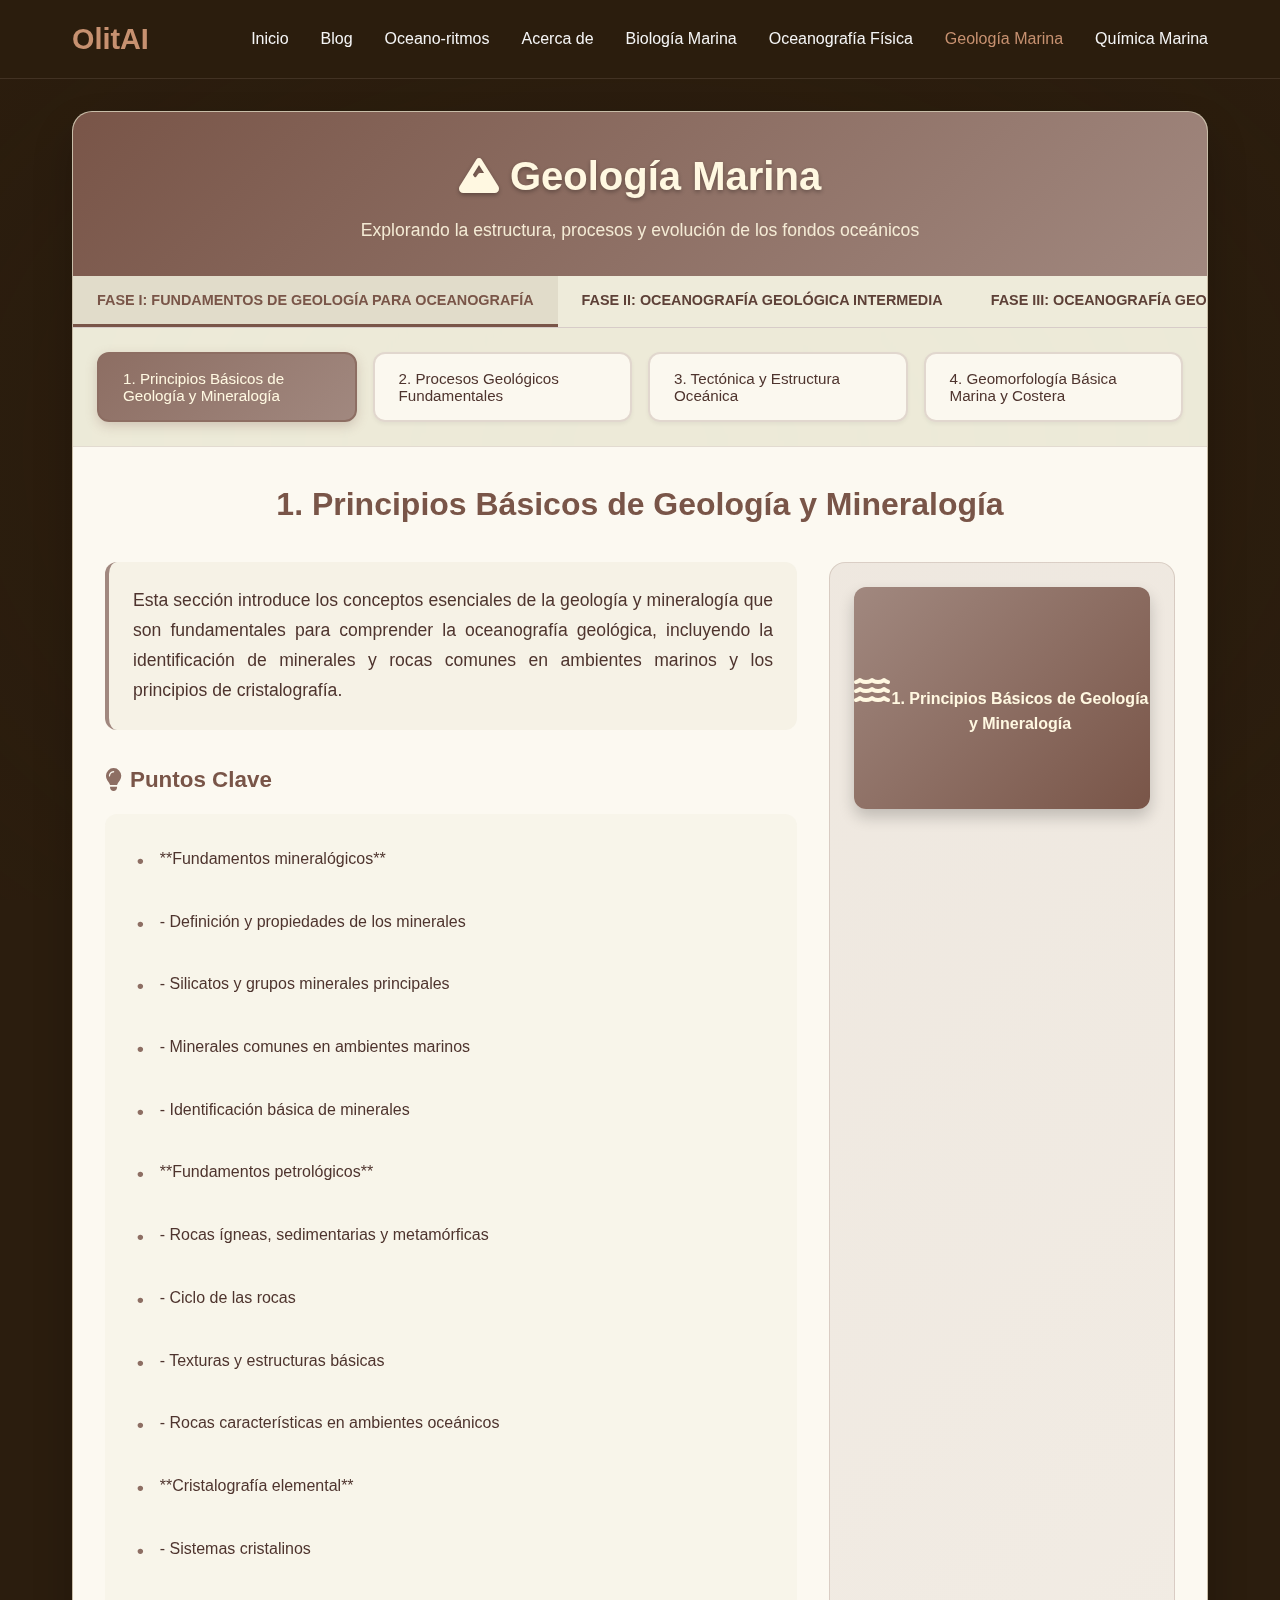
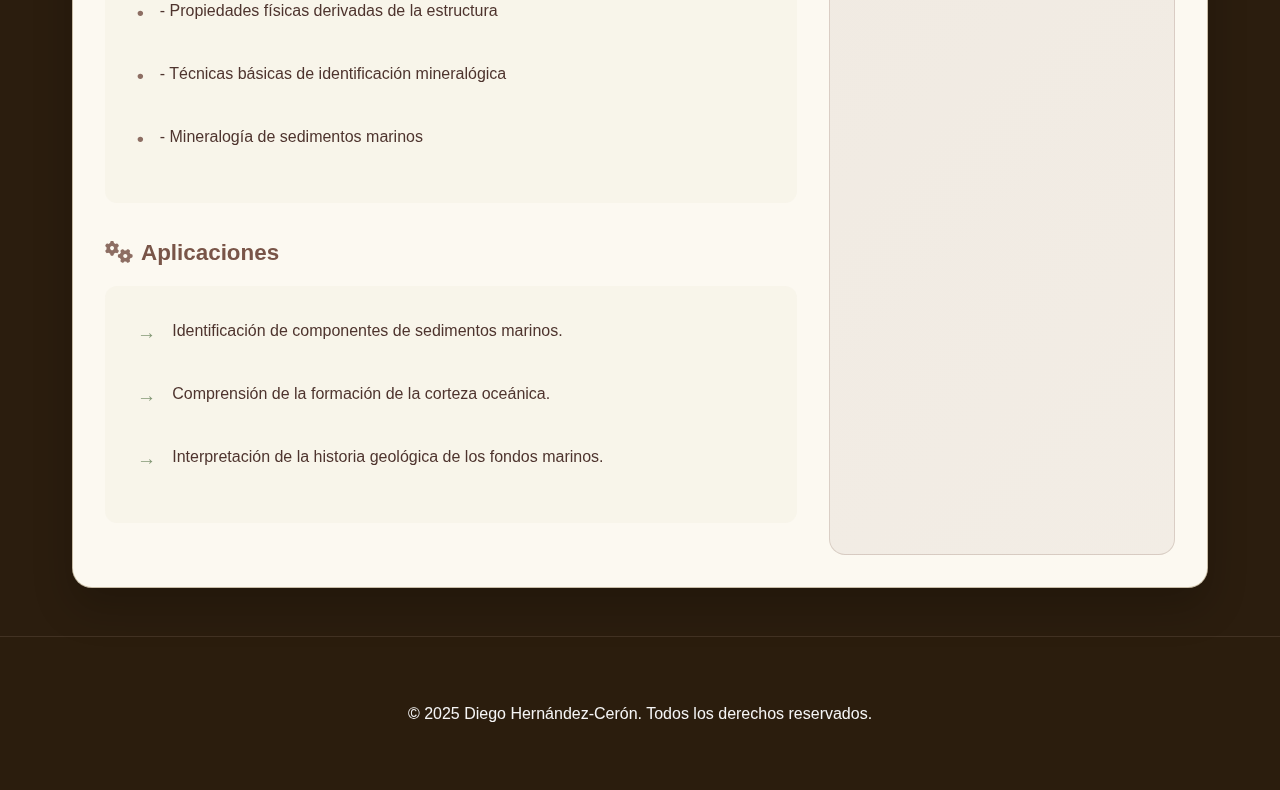
<file: geologia.html>
<!DOCTYPE html>
<html lang="es">
<head>
    <meta charset="UTF-8">
    <meta name="viewport" content="width=device-width, initial-scale=1.0">
    <title>Geología Marina - OlitAI</title>
    <link rel="stylesheet" href="https://cdnjs.cloudflare.com/ajax/libs/font-awesome/6.4.0/css/all.min.css">
    <style>
        * {
            margin: 0;
            padding: 0;
            box-sizing: border-box;
        }

        body {
            font-family: -apple-system, BlinkMacSystemFont, 'Segoe UI', Roboto, Oxygen, Ubuntu, Cantarell, sans-serif;
            background-color: #2b1d0e; /* Earthy: Dark brown */
            color: #f5f5f5; /* Earthy: Off-white/Light beige */
            line-height: 1.6;
            min-height: 100vh;
        }

        /* Fondo oceánico similar al index */
        .bg-overlay {
            position: fixed;
            top: 0;
            left: 0;
            width: 100%;
            height: 100%;
            background-image: url('https://i.imgur.com/kI72GlX.jpg');
            background-size: cover;
            background-position: center center;
            background-repeat: no-repeat;
            background-attachment: fixed;
            filter: brightness(0.5) saturate(0.8); /* Earthy: Adjusted brightness and saturation */
            z-index: -2;
        }

        .darken-overlay {
            position: fixed;
            top: 0;
            left: 0;
            width: 100%;
            height: 100%;
            background: radial-gradient(
                ellipse at center,
                rgba(43, 29, 14, 0.4) 0%, /* Earthy: Dark brown gradient */
                rgba(43, 29, 14, 0.7) 100%
            );
            z-index: -1;
        }

        /* Header navigation */
        header {
            position: sticky;
            top: 0;
            background: rgba(43, 29, 14, 0.95); /* Earthy: Dark brown */
            backdrop-filter: blur(10px);
            border-bottom: 1px solid rgba(161, 136, 127, 0.2); /* Earthy: Light tan border */
            z-index: 1000;
            padding: 1rem 0;
        }

        .nav-container {
            max-width: 1200px;
            margin: 0 auto;
            display: flex;
            justify-content: space-between;
            align-items: center;
            padding: 0 2rem;
        }

        .logo {
            font-size: 1.8rem;
            font-weight: bold;
            color: #c79170; /* Earthy: Warm tan/copper */
            text-decoration: none;
        }

        nav ul {
            display: flex;
            list-style: none;
            gap: 2rem;
        }

        nav a {
            color: #f5f5f5; /* Earthy: Off-white/Light beige */
            text-decoration: none;
            transition: color 0.3s;
            font-weight: 500;
        }

        nav a:hover, nav a.active {
            color: #c79170; /* Earthy: Warm tan/copper */
        }

        .menu-toggle {
            display: none;
            color: #f5f5f5; /* Earthy: Off-white/Light beige */
            font-size: 1.5rem;
            cursor: pointer;
        }

        /* Container principal */
        .container {
            max-width: 1200px;
            margin: 2rem auto;
            padding: 0 2rem;
        }

        /* Card principal con estilo oceánico */
        .main-card {
            background: rgba(245, 245, 220, 0.95); /* Earthy: Beige/Off-white */
            backdrop-filter: blur(10px);
            border-radius: 20px;
            box-shadow: 0 20px 40px rgba(0, 0, 0, 0.2);
            overflow: hidden;
            border: 1px solid rgba(121, 85, 72, 0.3); /* Earthy: Brown border */
            color: #4e342e; /* Earthy: Dark brown text */
        }

        /* Título de la página */
        .page-title {
            background: linear-gradient(135deg, #795548, #a1887f); /* Earthy: Brown to Tan gradient */
            color: #fff8e1; /* Earthy: Very light beige */
            padding: 2rem;
            text-align: center;
            margin-bottom: 0;
        }

        .page-title h1 {
            font-size: 2.5rem;
            font-weight: bold;
            margin-bottom: 0.5rem;
            text-shadow: 0 2px 4px rgba(0, 0, 0, 0.3);
        }

        .page-title p {
            font-size: 1.1rem;
            opacity: 0.9;
        }

        /* Pestañas de categorías */
        .category-tabs {
            overflow-x: auto;
            background: rgba(239, 235, 220, 0.8); /* Earthy: Lighter beige */
        }

        .category-tabs-container {
            display: flex;
            border-bottom: 1px solid #d7ccc8; /* Earthy: Light brown border */
            min-width: max-content;
        }

        .category-tab {
            padding: 1rem 1.5rem;
            font-size: 0.9rem;
            font-weight: 600;
            white-space: nowrap;
            background: none;
            border: none;
            cursor: pointer;
            transition: all 0.3s;
            color: #5d4037; /* Earthy: Medium brown */
            border-bottom: 3px solid transparent;
        }

        .category-tab:hover {
            color: #795548; /* Earthy: Darker brown */
            background-color: rgba(121, 85, 72, 0.1); /* Earthy: Light brown tint */
        }

        .category-tab.active {
            color: #795548; /* Earthy: Darker brown */
            border-bottom-color: #795548; /* Earthy: Darker brown */
            background-color: rgba(121, 85, 72, 0.1); /* Earthy: Light brown tint */
        }

        /* Selector de tópicos */
        .topics-selector {
            background: rgba(239, 235, 220, 0.6); /* Earthy: Lighter beige */
            padding: 1.5rem;
            border-bottom: 1px solid rgba(215, 204, 200, 0.5); /* Earthy: Light brown border */
        }

        .topics-grid {
            display: grid;
            grid-template-columns: repeat(auto-fit, minmax(250px, 1fr));
            gap: 1rem;
        }

        .topic-button {
            padding: 1rem 1.5rem;
            border-radius: 12px;
            font-size: 0.95rem;
            font-weight: 500;
            background: rgba(253, 250, 242, 0.9); /* Earthy: Very light beige */
            border: 2px solid rgba(161, 136, 127, 0.3); /* Earthy: Tan border */
            color: #4e342e; /* Earthy: Dark brown text */
            cursor: pointer;
            transition: all 0.3s;
            text-align: left;
            box-shadow: 0 2px 4px rgba(0, 0, 0, 0.05);
        }

        .topic-button:hover {
            background-color: rgba(220, 210, 190, 0.8); /* Earthy: Darker beige for hover */
            border-color: #a1887f; /* Earthy: Tan border */
            transform: translateY(-2px);
            box-shadow: 0 4px 8px rgba(0, 0, 0, 0.1);
        }

        .topic-button.active {
            background: linear-gradient(135deg, #8d6e63, #a1887f); /* Earthy: Medium brown to Tan gradient */
            color: #fff8e1; /* Earthy: Very light beige */
            border-color: #8d6e63; /* Earthy: Medium brown */
            box-shadow: 0 4px 12px rgba(141, 110, 99, 0.3); /* Shadow based on active background */
        }

        /* Contenido del tópico */
        .topic-content {
            padding: 2rem;
            background: rgba(253, 250, 242, 0.95); /* Earthy: Very light beige */
        }

        .topic-title {
            font-size: 2rem;
            font-weight: bold;
            color: #795548; /* Earthy: Dark brown */
            margin-bottom: 1.5rem;
            text-align: center;
        }

        .content-grid {
            display: grid;
            grid-template-columns: 2fr 1fr;
            gap: 2rem;
            margin-top: 2rem;
        }

        .main-content {
            display: flex;
            flex-direction: column;
        }

        .description {
            color: #4e342e; /* Earthy: Dark brown text */
            margin-bottom: 2rem;
            text-align: justify;
            font-size: 1.1rem;
            line-height: 1.7;
            padding: 1.5rem;
            background: rgba(239, 235, 220, 0.5); /* Earthy: Lighter beige */
            border-radius: 12px;
            border-left: 4px solid #a1887f; /* Earthy: Tan left border */
        }

        .section-title {
            font-size: 1.4rem;
            font-weight: 600;
            color: #795548; /* Earthy: Dark brown */
            margin-bottom: 1rem;
            display: flex;
            align-items: center;
            gap: 0.5rem;
        }

        .section-title i {
            color: #8d6e63; /* Earthy: Medium brown */
        }

        .key-points, .applications {
            margin-bottom: 2rem;
        }

        .points-list {
            list-style: none;
            background: rgba(239, 235, 220, 0.3); /* Earthy: Lighter beige tint */
            border-radius: 12px;
            padding: 1.5rem;
        }

        .points-list li {
            display: flex;
            align-items: flex-start;
            margin-bottom: 1rem;
            padding: 0.5rem;
            border-radius: 8px;
            transition: all 0.3s;
        }

        .points-list li:hover {
            background: rgba(220, 210, 190, 0.3); /* Earthy: Darker beige tint for hover */
            transform: translateX(5px);
        }

        .bullet-blue { /* Consider renaming to .bullet-primary or similar */
            color: #8d6e63; /* Earthy: Medium brown */
            margin-right: 1rem;
            font-weight: bold;
            font-size: 1.2rem;
        }

        .bullet-green { /* Consider renaming to .bullet-secondary or similar */
            color: #859977; /* Earthy: Muted olive green */
            margin-right: 1rem;
            font-weight: bold;
            font-size: 1.2rem;
        }

        /* Sidebar */
        .sidebar {
            background: linear-gradient(135deg, rgba(121, 85, 72, 0.1), rgba(161, 136, 127, 0.1)); /* Earthy: Light brown tints */
            padding: 1.5rem;
            border-radius: 16px;
            border: 1px solid rgba(121, 85, 72, 0.2); /* Earthy: Brown border */
        }

        .image-placeholder {
            width: 100%;
            aspect-ratio: 4/3;
            background: linear-gradient(135deg, #a1887f 0%, #795548 100%); /* Earthy: Tan to Brown gradient */
            border-radius: 12px;
            margin-bottom: 1rem;
            display: flex;
            align-items: center;
            justify-content: center;
            color: #fff8e1; /* Earthy: Very light beige */
            font-weight: bold;
            text-align: center;
            box-shadow: 0 8px 16px rgba(0, 0, 0, 0.2);
        }

        /* Footer */
        footer {
            margin-top: 3rem;
            padding: 2rem 0;
            background: rgba(43, 29, 14, 0.95); /* Earthy: Dark brown */
            color: #f5f5f5; /* Earthy: Off-white/Light beige */
            text-align: center;
            border-top: 1px solid rgba(161, 136, 127, 0.2); /* Earthy: Light tan border */
        }

        /* Responsive */
        @media (max-width: 768px) {
            .nav-container {
                padding: 0 1rem;
            }

            nav ul {
                display: none;
            }

            .menu-toggle {
                display: block;
            }

            .container {
                padding: 0 1rem;
            }

            .category-tab {
                font-size: 0.8rem;
                padding: 0.8rem 1rem;
            }

            .content-grid {
                grid-template-columns: 1fr;
                gap: 1rem;
            }

            .topics-grid {
                grid-template-columns: 1fr;
            }

            .topic-content {
                padding: 1rem;
            }

            .page-title h1 {
                font-size: 1.8rem;
            }
        }

        .error-message {
            text-align: center;
            color: #ef4444; /* Standard error red, can be adjusted if needed */
            font-weight: 500;
            margin-top: 2rem;
            padding: 2rem;
            background: rgba(254, 226, 226, 0.8); /* Lighter red background */
            border-radius: 12px;
            border: 1px solid rgba(239, 68, 68, 0.2);
        }

        /* Animaciones suaves */
        @keyframes fadeIn {
            from { opacity: 0; transform: translateY(20px); }
            to { opacity: 1; transform: translateY(0); }
        }

        .main-card {
            animation: fadeIn 0.6s ease-out;
        }

        /* Scroll suave */
        html {
            scroll-behavior: smooth;
        }

        /* Botón de volver al inicio */
        .back-to-top {
            position: fixed;
            bottom: 2rem;
            right: 2rem;
            background: linear-gradient(135deg, #795548, #a1887f); /* Earthy: Brown to Tan gradient */
            color: #fff8e1; /* Earthy: Very light beige */
            border: none;
            border-radius: 50%;
            width: 50px;
            height: 50px;
            cursor: pointer;
            opacity: 0;
            transition: all 0.3s;
            z-index: 1000;
            box-shadow: 0 4px 12px rgba(121, 85, 72, 0.3); /* Shadow based on new background */
        }

        .back-to-top.visible {
            opacity: 1;
        }

        .back-to-top:hover {
            transform: translateY(-2px);
            box-shadow: 0 6px 16px rgba(121, 85, 72, 0.4); /* Shadow based on new background */
        }
    </style>
</head>
<body>
    <div class="bg-overlay"></div>
    <div class="darken-overlay"></div>

    <header>
        <div class="nav-container">
            <a href="./index.html" class="logo">OlitAI</a>
            <nav>
                <ul>
                    <li><a href="./index.html">Inicio</a></li>
                    <li><a href="./blog.html">Blog</a></li>
                    <li><a href="./oceano-ritmos.html">Oceano-ritmos</a></li>
                    <li><a href="./about.html">Acerca de</a></li>
                    <li><a href="./biologia_marina_pagina.html">Biología Marina</a></li>
                    <li><a href="./fisica_integrated.html">Oceanografía Física</a></li>
                    <li><a href="./geologia.html" class="active">Geología Marina</a></li>
                    <li><a href="./quimica_marina.html">Química Marina</a></li>
                </ul>
            </nav>
            <div class="menu-toggle">
                <i class="fas fa-bars"></i>
            </div>
        </div>
    </header>

    <div class="container">
        <div class="main-card">
            <!-- Título de la página -->
            <div class="page-title">
                <h1><i class="fas fa-mountain"></i> Geología Marina</h1>
                <p>Explorando la estructura, procesos y evolución de los fondos oceánicos</p>
            </div>

            <!-- Pestañas de categorías -->
            <div class="category-tabs">
                <div class="category-tabs-container" id="categoryTabs">
                    <!-- Las pestañas se generarán dinámicamente -->
                </div>
            </div>

            <!-- Selector de tópicos -->
            <div class="topics-selector">
                <div class="topics-grid" id="topicsGrid">
                    <!-- Los tópicos se generarán dinámicamente -->
                </div>
            </div>

            <!-- Contenido del tópico -->
            <div class="topic-content">
                <div id="topicContent">
                    <!-- El contenido se generará dinámicamente -->
                </div>
            </div>
        </div>
    </div>

    <button class="back-to-top" id="backToTop">
        <i class="fas fa-chevron-up"></i>
    </button>

    <footer>
        <div class="container">
            <p>&copy; 2025 Diego Hernández-Cerón. Todos los derechos reservados.</p>
        </div>
    </footer>

    <script>
        // Datos de la aplicación (mantienes el mismo contenido)
        const categories = [
            { id: "fase1", name: "FASE I: FUNDAMENTOS DE GEOLOGÍA PARA OCEANOGRAFÍA" },
            { id: "fase2", name: "FASE II: OCEANOGRAFÍA GEOLÓGICA INTERMEDIA" },
            { id: "fase3", name: "FASE III: OCEANOGRAFÍA GEOLÓGICA AVANZADA" },
            { id: "fase4", name: "FASE IV: TÉCNICAS AVANZADAS Y APLICACIONES" },
            { id: "fase5", name: "FASE V: APLICACIONES INTEGRADAS Y PROYECTOS" }
        ];

        const topicsByCategory = {
            fase1: [
                { id: "f1_topic1", name: "1. Principios Básicos de Geología y Mineralogía" },
                { id: "f1_topic2", name: "2. Procesos Geológicos Fundamentales" },
                { id: "f1_topic3", name: "3. Tectónica y Estructura Oceánica" },
                { id: "f1_topic4", name: "4. Geomorfología Básica Marina y Costera" }
            ],
            fase2: [
                { id: "f2_topic5", name: "5. Estructura y Dinámica del Fondo Oceánico" },
                { id: "f2_topic6", name: "6. Sedimentología Marina Avanzada" },
                { id: "f2_topic7", name: "7. Geoquímica Marina Fundamental" },
                { id: "f2_topic8", name: "8. Métodos Básicos de Investigación Geológica Marina" }
            ],
            fase3: [
                { id: "f3_topic9", name: "9. Procesos Geológicos Submarinos Complejos" },
                { id: "f3_topic10", name: "10. Paleoceanografía y Registro Geológico Marino" },
                { id: "f3_topic11", name: "11. Recursos Geológicos Oceánicos" },
                { id: "f3_topic12", name: "12. Riesgos Geológicos Submarinos" }
            ],
            fase4: [
                { id: "f4_topic13", name: "13. Métodos Geofísicos Avanzados" },
                { id: "f4_topic14", name: "14. Técnicas Analíticas Especializadas" },
                { id: "f4_topic15", name: "15. Métodos Computacionales y Modelado" },
                { id: "f4_topic16", name: "16. Machine Learning y Big Data en Geología Marina" }
            ],
            fase5: [
                { id: "f5_topic17", name: "17. Gestión Costera y Marina basada en Geología" },
                { id: "f5_topic18", name: "18. Aplicaciones a Ingeniería y Estructuras Submarinas" },
                { id: "f5_topic19", name: "19. Patrimonio Geológico Submarino" },
                { id: "f5_topic20", name: "20. Proyectos Integradores Multidisciplinarios" }
            ]
        };

        const content = {
            fase1: {
                f1_topic1: {
                    title: "1. Principios Básicos de Geología y Mineralogía",
                    description: "Esta sección introduce los conceptos esenciales de la geología y mineralogía que son fundamentales para comprender la oceanografía geológica, incluyendo la identificación de minerales y rocas comunes en ambientes marinos y los principios de cristalografía.",
                    keyPoints: [
                        "**Fundamentos mineralógicos**",
                        "  - Definición y propiedades de los minerales",
                        "  - Silicatos y grupos minerales principales",
                        "  - Minerales comunes en ambientes marinos",
                        "  - Identificación básica de minerales",
                        "**Fundamentos petrológicos**",
                        "  - Rocas ígneas, sedimentarias y metamórficas",
                        "  - Ciclo de las rocas",
                        "  - Texturas y estructuras básicas",
                        "  - Rocas características en ambientes oceánicos",
                        "**Cristalografía elemental**",
                        "  - Sistemas cristalinos",
                        "  - Propiedades físicas derivadas de la estructura",
                        "  - Técnicas básicas de identificación mineralógica",
                        "  - Mineralogía de sedimentos marinos"
                    ],
                    applications: [
                        "Identificación de componentes de sedimentos marinos.",
                        "Comprensión de la formación de la corteza oceánica.",
                        "Interpretación de la historia geológica de los fondos marinos."
                    ]
                },
                f1_topic2: {
                    title: "2. Procesos Geológicos Fundamentales",
                    description: "Explora los procesos geológicos básicos como el intemperismo, la erosión, el transporte y la sedimentación, y la diagénesis temprana, con un enfoque en cómo estos procesos operan en los ambientes marinos.",
                    keyPoints: [
                        "**Intemperismo y erosión**",
                        "  - Mecanismos de meteorización física y química",
                        "  - Erosión en ambientes costeros",
                        "  - Procesos bioerosivos en medios marinos",
                        "  - Tasas y factores de control",
                        "**Transporte y sedimentación**",
                        "  - Mecanismos básicos de transporte",
                        "  - Clasificación de sedimentos",
                        "  - Ambientes deposicionales marinos",
                        "  - Estructuras sedimentarias diagnósticas",
                        "**Diagénesis marina temprana**",
                        "  - Procesos post-deposicionales",
                        "  - Cementación y compactación",
                        "  - Disolución y reemplazamiento",
                        "  - Transformaciones mineralógicas"
                    ],
                    applications: [
                        "Interpretación de secuencias sedimentarias.",
                        "Modelado de la evolución costera.",
                        "Comprensión de la formación de recursos minerales sedimentarios."
                    ]
                },
                f1_topic3: {
                    title: "3. Tectónica y Estructura Oceánica",
                    description: "Introduce los principios de la tectónica de placas, la estructura de la corteza oceánica y los procesos de deformación que modelan los fondos marinos, estableciendo el marco para entender la arquitectura global de los océanos.",
                    keyPoints: [
                        "**Fundamentos de tectónica de placas**",
                        "  - Tipos de límites de placas",
                        "  - Expansión del fondo oceánico",
                        "  - Subducción y zonas de colisión",
                        "  - Evidencias del movimiento de placas",
                        "**Estructura de la corteza oceánica**",
                        "  - Comparación con corteza continental",
                        "  - Capas sísmicas de la litosfera oceánica",
                        "  - Perfiles característicos",
                        "  - Anomalías geofísicas asociadas",
                        "**Deformación y estructuras básicas**",
                        "  - Fallas, pliegues y diaclasas en medios marinos",
                        "  - Expresión morfológica de estructuras",
                        "  - Deformación activa vs. inactiva",
                        "  - Relación con sismicidad submarina"
                    ],
                    applications: [
                        "Evaluación de riesgos sísmicos y tsunamis.",
                        "Exploración de recursos asociados a límites de placas.",
                        "Reconstrucción de la historia tectónica de las cuencas oceánicas."
                    ]
                },
                f1_topic4: {
                    title: "4. Geomorfología Básica Marina y Costera",
                    description: "Presenta los principios de la geomorfología aplicados a los ambientes marinos y costeros, describiendo las principales formas del relieve submarino y costero y los procesos que las originan.",
                    keyPoints: [
                        "**Principios de geomorfología**",
                        "  - Factores de control morfológico",
                        "  - Procesos modeladores",
                        "  - Escalas espaciales y temporales",
                        "  - Clasificación morfogenética",
                        "**Morfología costera elemental**",
                        "  - Tipos de costas",
                        "  - Elementos morfológicos principales",
                        "  - Acantilados, playas y estuarios",
                        "  - Respuesta a factores externos",
                        "**Morfología submarina básica**",
                        "  - Plataforma, talud y llanura abisal",
                        "  - Cañones submarinos",
                        "  - Montes submarinos",
                        "  - Representación e interpretación morfológica"
                    ],
                    applications: [
                        "Planificación del uso del suelo costero.",
                        "Identificación de hábitats bentónicos.",
                        "Exploración de recursos en diferentes provincias geomorfológicas."
                    ]
                }
            },
            fase2: {
                f2_topic5: {
                    title: "5. Estructura y Dinámica del Fondo Oceánico",
                    description: "Profundiza en las unidades morfoestructurales de los océanos, la estructura profunda y la evolución tectónica de las cuencas oceánicas, integrando conceptos de geofísica y tectónica.",
                    keyPoints: [
                        "**Unidades morfoestructurales oceánicas**",
                        "  - Márgenes continentales activos y pasivos",
                        "  - Cuencas oceánicas y sus subdivisiones",
                        "  - Dorsales medioceánicas",
                        "  - Fosas y arcos insulares",
                        "**Estructura profunda oceánica**",
                        "  - Variaciones en espesor cortical",
                        "  - Geofísica del manto superior oceánico",
                        "  - Discontinuidades principales",
                        "  - Flujo térmico y gradientes",
                        "**Evolución tectónica de cuencas oceánicas**",
                        "  - Fases de rifting y expansión",
                        "  - Ciclo de Wilson",
                        "  - Reorganizaciones de placas",
                        "  - Magnetoestratigrafía oceánica"
                    ],
                    applications: [
                        "Exploración de hidrocarburos en márgenes continentales.",
                        "Estudio de la sismicidad y vulcanismo en dorsales.",
                        "Comprensión de la evolución a largo plazo del planeta."
                    ]
                },
                f2_topic6: {
                    title: "6. Sedimentología Marina Avanzada",
                    description: "Desarrolla una comprensión avanzada de la clasificación de sedimentos marinos, los procesos sedimentarios complejos y la interpretación de facies sedimentarias para reconstruir paleoambientes.",
                    keyPoints: [
                        "**Clasificación avanzada de sedimentos marinos**",
                        "  - Sedimentos terrígenos vs. biogénicos",
                        "  - Sedimentos autigénicos y cosmogénicos",
                        "  - Clasificación textural y genética",
                        "  - Análisis integrado de procedencia",
                        "**Procesos sedimentarios marinos**",
                        "  - Decantación pelágica y hemipelágica",
                        "  - Corrientes de turbidez y flujos de masas",
                        "  - Corrientes de contorno y contornitas",
                        "  - Ciclicidad sedimentaria",
                        "**Facies sedimentarias características**",
                        "  - Facies de plataforma, talud y cuenca",
                        "  - Secuencias turbidíticas",
                        "  - Depósitos contorníticos",
                        "  - Interpretación paleoambiental"
                    ],
                    applications: [
                        "Paleoceanografía y reconstrucción de climas pasados.",
                        "Exploración de recursos minerales en depósitos sedimentarios.",
                        "Evaluación de la estabilidad de taludes continentales."
                    ]
                },
                f2_topic7: {
                    title: "7. Geoquímica Marina Fundamental",
                    description: "Introduce los principios de la geoquímica de las aguas oceánicas y los sedimentos, y el uso de indicadores geoquímicos para entender procesos actuales y pasados en los océanos.",
                    keyPoints: [
                        "**Geoquímica de aguas oceánicas**",
                        "  - Composición y variabilidad",
                        "  - Ciclos geoquímicos principales",
                        "  - Tiempo de residencia de elementos",
                        "  - Interacción agua-roca-biota",
                        "**Geoquímica sedimentaria**",
                        "  - Composición elemental e isotópica",
                        "  - Trazadores geoquímicos",
                        "  - Ciclos redox en sedimentos",
                        "  - Diagénesis geoquímica",
                        "**Indicadores geoquímicos**",
                        "  - Paleosalinidad y paleotemperatura",
                        "  - Paleoproductividad y paleooxigenación",
                        "  - Señales de eventos anóxicos",
                        "  - Biomarcadores y su significado"
                    ],
                    applications: [
                        "Estudios de cambio climático y ciclos biogeoquímicos.",
                        "Monitoreo de contaminación marina.",
                        "Exploración de depósitos minerales hidrotermales."
                    ]
                },
                f2_topic8: {
                    title: "8. Métodos Básicos de Investigación Geológica Marina",
                    description: "Presenta las técnicas fundamentales utilizadas en la investigación geológica marina, incluyendo métodos de muestreo de sedimentos, técnicas geofísicas básicas y análisis de laboratorio estándar.",
                    keyPoints: [
                        "**Métodos de muestreo sedimentario**",
                        "  - Dragas, box-corers y testigos",
                        "  - Recuperación y procesamiento de muestras",
                        "  - Análisis sedimentológicos estándar",
                        "  - Documentación y bases de datos",
                        "**Métodos geofísicos básicos**",
                        "  - Batimetría y sonar de barrido lateral",
                        "  - Perfiladores sísmicos de alta resolución",
                        "  - Métodos magnéticos y gravimétricos",
                        "  - Integración de datos multiparamétricos",
                        "**Técnicas de laboratorio fundamentales**",
                        "  - Análisis granulométrico y textural",
                        "  - Análisis de composición",
                        "  - Técnicas microscópicas básicas",
                        "  - Preparación y análisis de muestras"
                    ],
                    applications: [
                        "Planificación y ejecución de campañas oceanográficas.",
                        "Caracterización de sitios para ingeniería submarina.",
                        "Investigación científica de los fondos oceánicos."
                    ]
                }
            },
            fase3: {
                f3_topic9: {
                    title: "9. Procesos Geológicos Submarinos Complejos",
                    description: "Examina procesos geológicos submarinos de mayor complejidad, como el volcanismo avanzado, los sistemas hidrotermales y los movimientos en masa, y su impacto en la morfología y composición del fondo oceánico.",
                    keyPoints: [
                        "**Volcanismo submarino avanzado**",
                        "  - Petrogénesis de magmas oceánicos",
                        "  - Estilos eruptivos y productos",
                        "  - Morfologías volcánicas complejas",
                        "  - Evolución de edificios volcánicos",
                        "**Procesos hidrotermales**",
                        "  - Circulación hidrotermal oceánica",
                        "  - Sistemas hidrotermales de alta y baja temperatura",
                        "  - Precipitación mineral asociada",
                        "  - Interacción con sistemas biológicos",
                        "**Movimientos en masa submarinos**",
                        "  - Mecánica de deslizamientos submarinos",
                        "  - Factores desencadenantes",
                        "  - Morfología y arquitectura interna",
                        "  - Modelado y predicción"
                    ],
                    applications: [
                        "Exploración de depósitos minerales asociados a volcanismo e hidrotermalismo.",
                        "Evaluación de riesgos geológicos como deslizamientos y erupciones.",
                        "Estudio de ecosistemas únicos en fuentes hidrotermales."
                    ]
                },
                f3_topic10: {
                    title: "10. Paleoceanografía y Registro Geológico Marino",
                    description: "Se enfoca en cómo el registro geológico marino se utiliza para reconstruir las condiciones oceánicas del pasado, utilizando indicadores paleoceanográficos avanzados y técnicas de integración multiproxy.",
                    keyPoints: [
                        "**Principios de paleoceanografía**",
                        "  - Concepto de proxy y calibración",
                        "  - Archivo sedimentario oceánico",
                        "  - Resolución temporal y limitaciones",
                        "  - Integración multiproxy",
                        "**Indicadores paleoceanográficos avanzados**",
                        "  - Proxies isotópicos (δ18O, δ13C, δD, etc.)",
                        "  - Indicadores microfosilíferos",
                        "  - Biomarcadores moleculares",
                        "  - Elementos traza en biominerales",
                        "**Reconstrucciones paleoceanográficas**",
                        "  - Paleotemperaturas y paleosalinidades",
                        "  - Paleocirculación oceánica",
                        "  - Paleoproductividad",
                        "  - Eventos globales en el registro marino"
                    ],
                    applications: [
                        "Comprensión de la variabilidad climática natural.",
                        "Validación de modelos climáticos.",
                        "Estudio de la respuesta de los océanos a cambios ambientales pasados."
                    ]
                },
                f3_topic11: {
                    title: "11. Recursos Geológicos Oceánicos",
                    description: "Detalla los principales tipos de recursos geológicos que se encuentran en los océanos, incluyendo hidrocarburos offshore, minerales submarinos y otros recursos no energéticos, así como las consideraciones para su exploración y explotación sostenible.",
                    keyPoints: [
                        "**Hidrocarburos offshore**",
                        "  - Sistemas petrolíferos marinos",
                        "  - Exploración y evaluación",
                        "  - Técnicas de extracción",
                        "  - Impacto ambiental y mitigación",
                        "**Recursos minerales submarinos**",
                        "  - Nódulos polimetálicos",
                        "  - Sulfuros masivos",
                        "  - Costras de ferromanganeso",
                        "  - Consideraciones para exploración sostenible",
                        "**Otros recursos no energéticos**",
                        "  - Áridos y materiales de construcción",
                        "  - Minerales de evaporitas",
                        "  - Placeres submarinos",
                        "  - Evaluación y gestión de recursos"
                    ],
                    applications: [
                        "Suministro energético y de materias primas.",
                        "Desarrollo de tecnologías de minería submarina.",
                        "Gestión ambiental de la extracción de recursos."
                    ]
                },
                f3_topic12: {
                    title: "12. Riesgos Geológicos Submarinos",
                    description: "Cubre la evaluación y mitigación de riesgos geológicos submarinos, incluyendo peligros sísmicos, tsunamis e inestabilidades de taludes, y su impacto en las zonas costeras e infraestructuras marinas.",
                    keyPoints: [
                        "**Evaluación de peligros sísmicos**",
                        "  - Sismicidad en márgenes activos",
                        "  - Caracterización de fallas submarinas",
                        "  - Paleosismicidad en sedimentos marinos",
                        "  - Modelado de propagación",
                        "**Tsunamis: génesis y propagación**",
                        "  - Mecanismos de generación",
                        "  - Modelado numérico",
                        "  - Impacto en costas",
                        "  - Paleotsunamis en el registro geológico",
                        "**Inestabilidades de taludes submarinos**",
                        "  - Factores de estabilidad",
                        "  - Evaluación geotécnica",
                        "  - Monitoreo y sistemas de alerta",
                        "  - Impacto en infraestructuras submarinas"
                    ],
                    applications: [
                        "Sistemas de alerta temprana para tsunamis.",
                        "Diseño seguro de infraestructuras costeras y offshore.",
                        "Planificación territorial en zonas de riesgo."
                    ]
                }
            },
            fase4: {
                f4_topic13: {
                    title: "13. Métodos Geofísicos Avanzados",
                    description: "Introduce técnicas geofísicas avanzadas como la sísmica multidimensional, métodos electromagnéticos marinos y tomografía sísmica, que permiten obtener imágenes detalladas del subsuelo marino.",
                    keyPoints: [
                        "**Sísmica de reflexión multidimensional**",
                        "  - Adquisición 2D vs. 3D",
                        "  - Procesamiento avanzado",
                        "  - Atributos sísmicos",
                        "  - Interpretación estructural y estratigráfica",
                        "**Métodos electromagnéticos marinos**",
                        "  - CSEM (Controlled Source Electromagnetics)",
                        "  - Magnetotelúrica marina",
                        "  - Aplicaciones a recursos e hidrogeología",
                        "  - Limitaciones y nuevos desarrollos",
                        "**Tomografía sísmica oceánica**",
                        "  - Principios y adquisición",
                        "  - Inversión tomográfica",
                        "  - Modelos de velocidad 3D",
                        "  - Aplicaciones a estudios corticales"
                    ],
                    applications: [
                        "Exploración detallada de yacimientos de hidrocarburos.",
                        "Caracterización de la estructura de la litosfera oceánica.",
                        "Mapeo de fluidos y sistemas magmáticos en el subsuelo."
                    ]
                },
                f4_topic14: {
                    title: "14. Técnicas Analíticas Especializadas",
                    description: "Presenta técnicas analíticas de laboratorio especializadas para el estudio de materiales geológicos marinos, incluyendo mineralogía y petrología avanzada, geoquímica isotópica y geocronología.",
                    keyPoints: [
                        "**Mineralogía y petrología avanzada**",
                        "  - Microsonda electrónica",
                        "  - Difracción y fluorescencia de rayos X",
                        "  - Espectrometría Raman",
                        "  - Técnicas de imagen mineral",
                        "**Geoquímica isotópica**",
                        "  - Sistemas isotópicos radiogénicos",
                        "  - Isótopos estables no tradicionales",
                        "  - Técnicas de microanálisis isotópico",
                        "  - Aplicaciones a estudios oceanográficos",
                        "**Geocronología**",
                        "  - Datación radiocarbónica",
                        "  - Series de uranio",
                        "  - Isótopos cosmogénicos",
                        "  - Magnetoestratigrafía y cicloestratigrafía"
                    ],
                    applications: [
                        "Datación precisa de eventos geológicos marinos.",
                        "Determinación de la procedencia de sedimentos y magmas.",
                        "Reconstrucción detallada de condiciones paleoambientales."
                    ]
                },
                f4_topic15: {
                    title: "15. Métodos Computacionales y Modelado",
                    description: "Explora el uso de sistemas de información geográfica (SIG) submarinos, modelado geológico 3D y modelado numérico de procesos para analizar y predecir fenómenos geológicos marinos.",
                    keyPoints: [
                        "**Sistemas de información geográfica submarinos**",
                        "  - Bases de datos geoespaciales marinas",
                        "  - Análisis espacial de datos geológicos",
                        "  - Generación de modelos digitales submarinos",
                        "  - Cartografía geológica submarina",
                        "**Modelado geológico 3D**",
                        "  - Modelado estructural",
                        "  - Modelado estratigráfico",
                        "  - Integración de datos heterogéneos",
                        "  - Visualización avanzada",
                        "**Modelado numérico de procesos**",
                        "  - Modelos hidro-sedimentarios",
                        "  - Simulación de procesos tectónicos",
                        "  - Modelado de cuencas",
                        "  - Predicción de riesgos geológicos"
                    ],
                    applications: [
                        "Creación de mapas geológicos submarinos interactivos.",
                        "Simulación de la evolución de cuencas sedimentarias.",
                        "Modelado de la dispersión de contaminantes en el fondo marino."
                    ]
                },
                f4_topic16: {
                    title: "16. Machine Learning y Big Data en Geología Marina",
                    description: "Introduce la aplicación de técnicas de inteligencia artificial, machine learning y manejo de big data para el análisis de grandes volúmenes de datos geológicos marinos y la extracción de conocimiento.",
                    keyPoints: [
                        "**Inteligencia artificial aplicada**",
                        "  - Reconocimiento automatizado de patrones",
                        "  - Clasificación de hábitats y fondos",
                        "  - Detección de anomalías geológicas",
                        "  - Extracción de características geológicas",
                        "**Big Data en estudios oceánicos**",
                        "  - Gestión de grandes volúmenes de datos",
                        "  - Procesamiento paralelo",
                        "  - Fusión de datos heterogéneos",
                        "  - Visualización de datos complejos",
                        "**Aplicaciones específicas**",
                        "  - Predicción de zonas mineralizadas",
                        "  - Clasificación automatizada de sedimentos",
                        "  - Detección de peligros geológicos",
                        "  - Mapeo predictivo de fondos marinos"
                    ],
                    applications: [
                        "Optimización de la exploración de recursos.",
                        "Mejora de la eficiencia en la cartografía submarina.",
                        "Desarrollo de sistemas de alerta temprana más precisos."
                    ]
                }
            },
            fase5: {
                f5_topic17: {
                    title: "17. Gestión Costera y Marina basada en Geología",
                    description: "Se centra en cómo los conocimientos geológicos se aplican a la gestión sostenible de zonas costeras y marinas, incluyendo la planificación espacial y la evaluación de impacto ambiental.",
                    keyPoints: [
                        "**Geología aplicada a la gestión costera**",
                        "  - Cartografía geológica para planificación",
                        "  - Evaluación de dinámica sedimentaria",
                        "  - Geodiversidad costera y submarina",
                        "  - Estrategias basadas en procesos naturales",
                        "**Evaluación de impacto en fondos marinos**",
                        "  - Líneas base geológicas",
                        "  - Seguimiento de alteraciones",
                        "  - Sedimentos como archivo de impactos",
                        "  - Restauración y remediación",
                        "**Planificación espacial marina geológica**",
                        "  - Zonificación basada en tipos de fondo",
                        "  - Compatibilidad de usos y sustrato",
                        "  - Áreas geológicamente sensibles",
                        "  - Servicios ecosistémicos asociados a geología"
                    ],
                    applications: [
                        "Diseño de estrategias de protección costera.",
                        "Establecimiento de áreas marinas protegidas.",
                        "Regulación de actividades industriales en el mar."
                    ]
                },
                f5_topic18: {
                    title: "18. Aplicaciones a Ingeniería y Estructuras Submarinas",
                    description: "Detalla la aplicación de la geología marina a la ingeniería geotécnica, el diseño y construcción de infraestructuras submarinas, y la gestión de dragados y sedimentos.",
                    keyPoints: [
                        "**Geotecnia marina**",
                        "  - Caracterización de suelos submarinos",
                        "  - Pruebas in situ y laboratorio",
                        "  - Comportamiento de sedimentos bajo carga",
                        "  - Diseño de cimentaciones",
                        "**Infraestructuras submarinas**",
                        "  - Evaluación de rutas para cables y tuberías",
                        "  - Estructuras offshore",
                        "  - Interacción estructura-sedimento",
                        "  - Monitoreo de estabilidad",
                        "**Dragados y gestión de sedimentos**",
                        "  - Caracterización pre-dragado",
                        "  - Tecnologías de dragado",
                        "  - Disposición de materiales",
                        "  - Impactos y mitigación"
                    ],
                    applications: [
                        "Construcción de plataformas petrolíferas y parques eólicos offshore.",
                        "Instalación de cables y tuberías submarinas.",
                        "Mantenimiento de canales de navegación."
                    ]
                },
                f5_topic19: {
                    title: "19. Patrimonio Geológico Submarino",
                    description: "Aborda la identificación, valoración, conservación y divulgación del patrimonio geológico submarino, promoviendo su uso sostenible y la concienciación sobre su importancia.",
                    keyPoints: [
                        "**Identificación y valoración**",
                        "  - Inventario de geositios submarinos",
                        "  - Criterios de evaluación",
                        "  - Vulnerabilidad y amenazas",
                        "  - Documentación científica",
                        "**Conservación y gestión**",
                        "  - Instrumentos legales de protección",
                        "  - Monitoreo de conservación",
                        "  - Restauración de elementos dañados",
                        "  - Gestión integrada con biodiversidad",
                        "**Divulgación y uso sostenible**",
                        "  - Técnicas de interpretación del patrimonio submarino",
                        "  - Buceo geológico",
                        "  - Museos virtuales submarinos",
                        "  - Ciencia ciudadana en geología marina"
                    ],
                    applications: [
                        "Creación de geoparques marinos.",
                        "Desarrollo de turismo geológico sostenible.",
                        "Educación ambiental y científica."
                    ]
                },
                f5_topic20: {
                    title: "20. Proyectos Integradores Multidisciplinarios",
                    description: "Enfatiza la importancia de la integración multidisciplinaria a través de estudios de caso regionales, proyectos de cartografía integral y proyectos de investigación aplicada, fomentando la colaboración y la comunicación científica.",
                    keyPoints: [
                        "**Estudios de caso regionales**",
                        "  - Caracterización integral de márgenes continentales",
                        "  - Evolución de sistemas insulares",
                        "  - Dinámicas sedimentarias en mares cerrados",
                        "  - Impacto del cambio climático en sistemas geológicos",
                        "**Proyectos de cartografía integral**",
                        "  - Mapas geológicos submarinos",
                        "  - Atlas de hábitats con base geológica",
                        "  - Cartografía de recursos y riesgos",
                        "  - Herramientas digitales para diseminación",
                        "**Proyectos de investigación aplicada**",
                        "  - Diseño experimental y metodológico",
                        "  - Trabajo en equipo multidisciplinar",
                        "  - Obtención y análisis de datos",
                        "  - Comunicación científica de resultados"
                    ],
                    applications: [
                        "Resolución de problemas complejos en oceanografía geológica.",
                        "Generación de conocimiento para la toma de decisiones.",
                        "Formación de investigadores con visión integral."
                    ]
                }
            }
        };

        // Estado de la aplicación
        let selectedCategory = "fase1";
        let selectedTopic = "f1_topic1";

        // Función para renderizar las pestañas de categorías
        function renderCategoryTabs() {
            const tabsContainer = document.getElementById('categoryTabs');
            tabsContainer.innerHTML = '';

            categories.forEach(category => {
                const tab = document.createElement('button');
                tab.className = `category-tab ${selectedCategory === category.id ? 'active' : ''}`;
                tab.textContent = category.name;
                tab.onclick = () => selectCategory(category.id);
                tabsContainer.appendChild(tab);
            });
        }

        // Función para renderizar los tópicos
        function renderTopics() {
            const topicsGrid = document.getElementById('topicsGrid');
            topicsGrid.innerHTML = '';

            const topics = topicsByCategory[selectedCategory] || [];
            topics.forEach(topic => {
                const button = document.createElement('button');
                button.className = `topic-button ${selectedTopic === topic.id ? 'active' : ''}`;
                button.textContent = topic.name;
                button.onclick = () => selectTopic(topic.id);
                topicsGrid.appendChild(button);
            });
        }

        // Función para renderizar el contenido del tópico
        function renderTopicContent() {
            const contentDiv = document.getElementById('topicContent');
            const categoryData = content[selectedCategory];

            if (!categoryData) {
                contentDiv.innerHTML = '<div class="error-message">Categoría no encontrada</div>';
                return;
            }

            const topicData = categoryData[selectedTopic];
            if (!topicData) {
                contentDiv.innerHTML = '<div class="error-message">Tópico no encontrado</div>';
                return;
            }

            contentDiv.innerHTML = `
                <h3 class="topic-title">${topicData.title}</h3>
                <div class="content-grid">
                    <div class="main-content">
                        <p class="description">${topicData.description}</p>

                        <div class="key-points">
                            <h4 class="section-title">
                                <i class="fas fa-lightbulb"></i>
                                Puntos Clave
                            </h4>
                            <ul class="points-list">
                                ${topicData.keyPoints.map(point => `
                                    <li>
                                        <span class="bullet-blue">•</span>
                                        <span>${point}</span>
                                    </li>
                                `).join('')}
                            </ul>
                        </div>

                        <div class="applications">
                            <h4 class="section-title">
                                <i class="fas fa-cogs"></i>
                                Aplicaciones
                            </h4>
                            <ul class="points-list">
                                ${topicData.applications.map(app => `
                                    <li>
                                        <span class="bullet-green">→</span>
                                        <span>${app}</span>
                                    </li>
                                `).join('')}
                            </ul>
                        </div>
                    </div>

                    <div class="sidebar">
                        <div class="image-placeholder">
                            <i class="fas fa-water" style="font-size: 2rem; margin-bottom: 1rem;"></i><br>
                            ${topicData.title}
                        </div>
                    </div>
                </div>
            `;
        }

        // Función para seleccionar categoría
        function selectCategory(categoryId) {
            selectedCategory = categoryId;
            const topics = topicsByCategory[categoryId];
            if (topics && topics.length > 0) {
                selectedTopic = topics[0].id;
            }
            render();
        }

        // Función para seleccionar tópico
        function selectTopic(topicId) {
            selectedTopic = topicId;
            renderTopicContent();
            renderTopics();
        }

        // Función principal de renderizado
        function render() {
            renderCategoryTabs();
            renderTopics();
            renderTopicContent();
        }

        // Botón volver arriba
        function initBackToTop() {
            const backToTop = document.getElementById('backToTop');

            window.addEventListener('scroll', () => {
                if (window.pageYOffset > 300) {
                    backToTop.classList.add('visible');
                } else {
                    backToTop.classList.remove('visible');
                }
            });

            backToTop.addEventListener('click', () => {
                window.scrollTo({ top: 0, behavior: 'smooth' });
            });
        }

        // Inicializar la aplicación
        document.addEventListener('DOMContentLoaded', function() {
            render();
            initBackToTop();
        });
    </script>
</body>
</html>
</file>
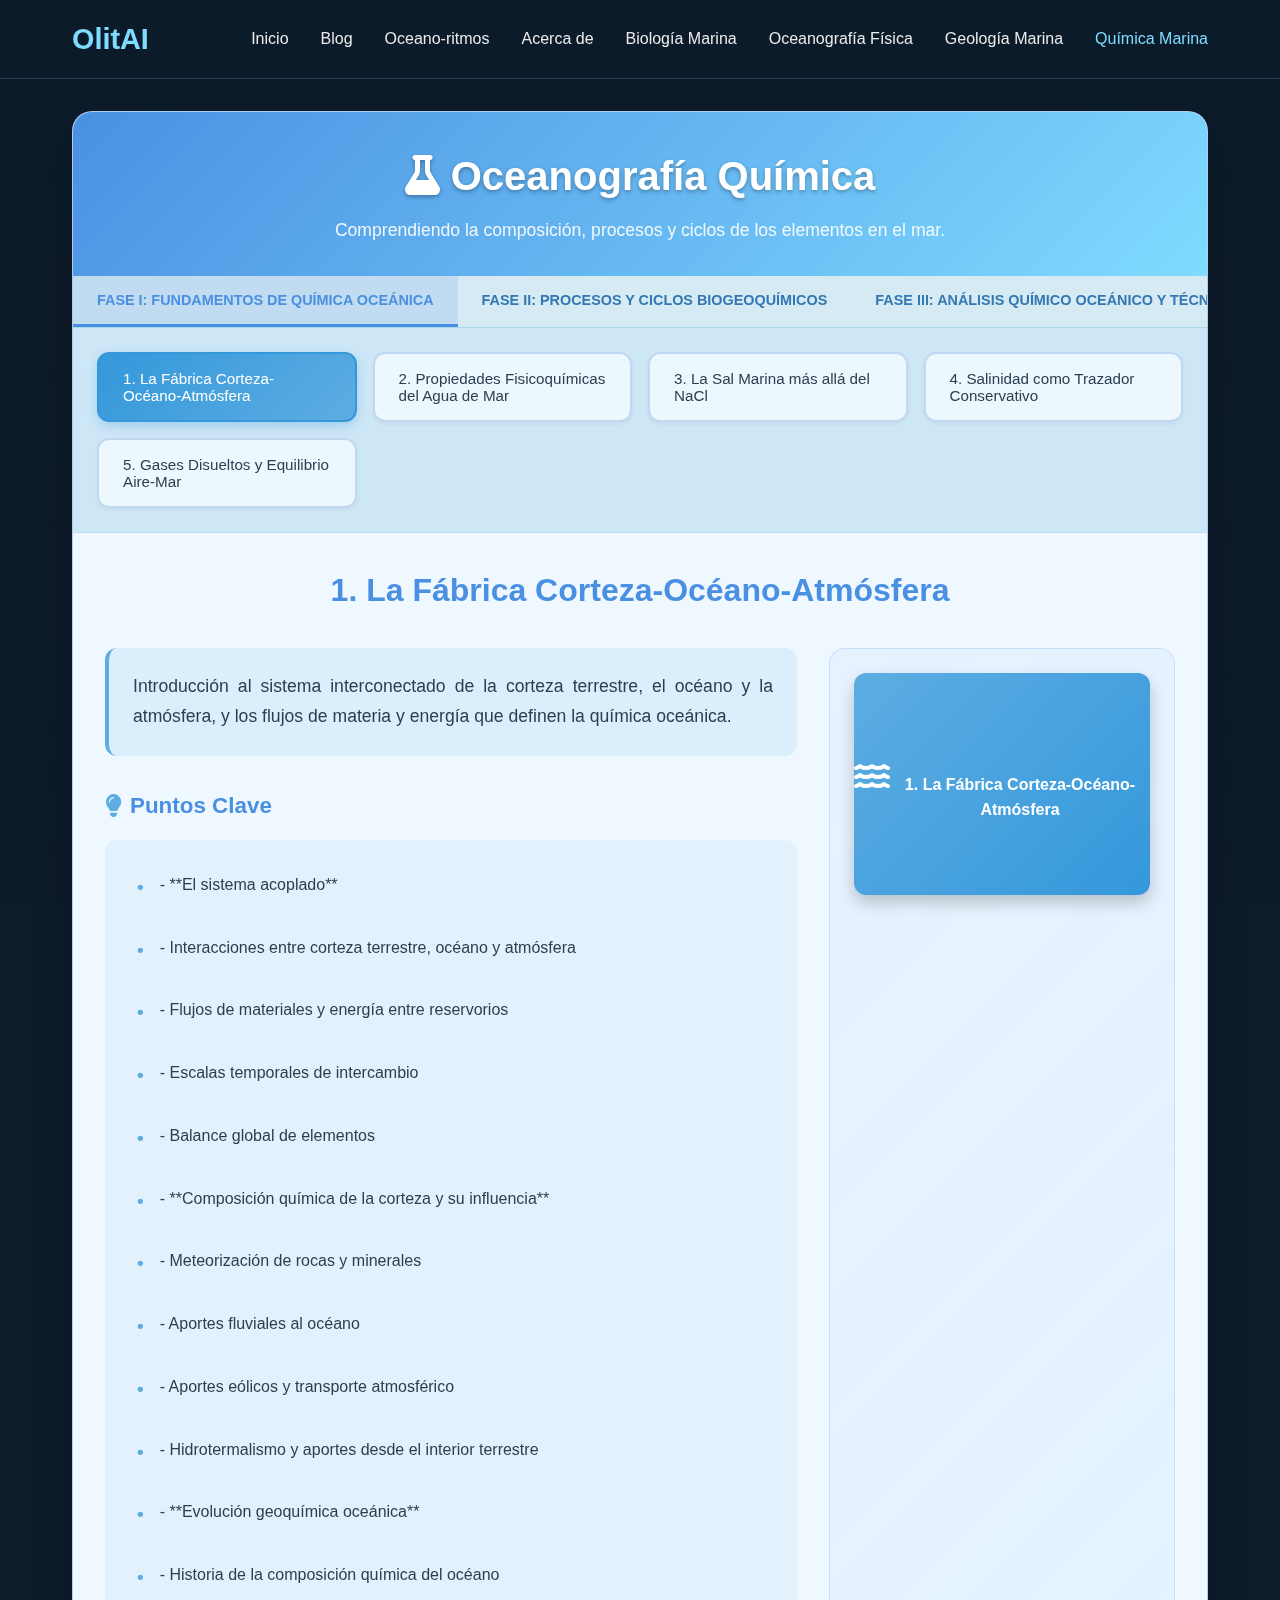
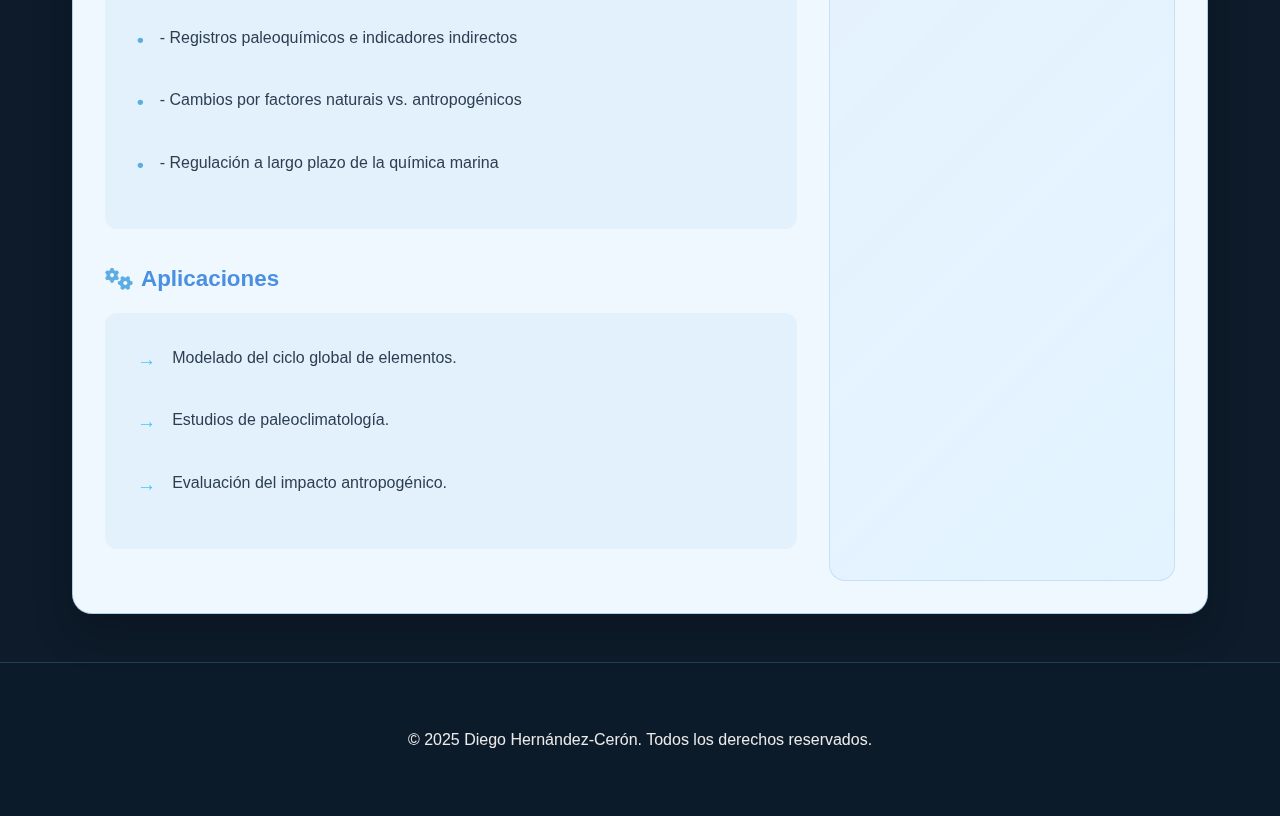
<file: quimica_marina.html>
<!DOCTYPE html>
<html lang="es">
<head>
    <meta charset="UTF-8">
    <meta name="viewport" content="width=device-width, initial-scale=1.0">
    <title>Oceanografía Química - OlitAI</title>
    <link rel="stylesheet" href="https://cdnjs.cloudflare.com/ajax/libs/font-awesome/6.4.0/css/all.min.css">
    <style>
        * {
            margin: 0;
            padding: 0;
            box-sizing: border-box;
        }

        body {
            font-family: -apple-system, BlinkMacSystemFont, 'Segoe UI', Roboto, Oxygen, Ubuntu, Cantarell, sans-serif;
            background-color: #0D1B2A; /* Celeste: Very dark blue */
            color: #EAEAEA; /* Celeste: Light grey */
            line-height: 1.6;
            min-height: 100vh;
        }

        /* Fondo oceánico similar al index */
        .bg-overlay {
            position: fixed;
            top: 0;
            left: 0;
            width: 100%;
            height: 100%;
            background-image: url('https://i.imgur.com/kI72GlX.jpg');
            background-size: cover;
            background-position: center center;
            background-repeat: no-repeat;
            background-attachment: fixed;
            filter: brightness(0.45) saturate(0.9) hue-rotate(170deg); /* Celeste: Adjusted for bluer tint */
            z-index: -2;
        }

        .darken-overlay {
            position: fixed;
            top: 0;
            left: 0;
            width: 100%;
            height: 100%;
            background: radial-gradient(
                ellipse at center,
                rgba(13, 27, 42, 0.4) 0%, /* Celeste: Dark blue gradient */
                rgba(13, 27, 42, 0.7) 100%
            );
            z-index: -1;
        }

        /* Header navigation */
        header {
            position: sticky;
            top: 0;
            background: rgba(13, 27, 42, 0.95); /* Celeste: Very Dark Blue */
            backdrop-filter: blur(10px);
            border-bottom: 1px solid rgba(127, 219, 255, 0.2); /* Celeste: Light sky blue border */
            z-index: 1000;
            padding: 1rem 0;
        }

        .nav-container {
            max-width: 1200px;
            margin: 0 auto;
            display: flex;
            justify-content: space-between;
            align-items: center;
            padding: 0 2rem;
        }

        .logo {
            font-size: 1.8rem;
            font-weight: bold;
            color: #7FDBFF; /* Celeste: Bright Sky Blue */
            text-decoration: none;
        }

        nav ul {
            display: flex;
            list-style: none;
            gap: 2rem;
        }

        nav a {
            color: #EAEAEA; /* Celeste: Light grey */
            text-decoration: none;
            transition: color 0.3s;
            font-weight: 500;
        }

        nav a:hover, nav a.active {
            color: #7FDBFF; /* Celeste: Bright Sky Blue */
        }

        .menu-toggle {
            display: none;
            color: #EAEAEA; /* Celeste: Light grey */
            font-size: 1.5rem;
            cursor: pointer;
        }

        /* Container principal */
        .container {
            max-width: 1200px;
            margin: 2rem auto;
            padding: 0 2rem;
        }

        /* Card principal con estilo oceánico */
        .main-card {
            background: rgba(225, 245, 254, 0.95); /* Celeste: Very light blue/almost white */
            backdrop-filter: blur(10px);
            border-radius: 20px;
            box-shadow: 0 20px 40px rgba(0, 0, 0, 0.2);
            overflow: hidden;
            border: 1px solid rgba(74, 144, 226, 0.3); /* Celeste: Medium blue border */
            color: #2c3e50; /* Celeste: Dark slate blue text */
        }

        /* Título de la página */
        .page-title {
            background: linear-gradient(135deg, #4A90E2, #7FDBFF); /* Celeste: Medium to Light Sky Blue gradient */
            color: white; /* Celeste: White */
            padding: 2rem;
            text-align: center;
            margin-bottom: 0;
        }

        .page-title h1 {
            font-size: 2.5rem;
            font-weight: bold;
            margin-bottom: 0.5rem;
            text-shadow: 0 2px 4px rgba(0, 0, 0, 0.3);
        }

        .page-title p {
            font-size: 1.1rem;
            opacity: 0.9;
        }
                <div style="margin-top: 1.5rem; text-align: center;">
                    <a href="./oceano-ritmos.html#tabla-periodica" class="btn-tabla-periodica">
                        <i class="fas fa-atom"></i> Ver Tabla Periódica de los Océanos
                    </a>
                </div>

        /* Pestañas de categorías */
        .category-tabs {
            overflow-x: auto;
            background: rgba(200, 230, 250, 0.8); /* Celeste: Light blue tint */
        }

        .category-tabs-container {
            display: flex;
            border-bottom: 1px solid #A8D8EA; /* Celeste: Light blue border */
            min-width: max-content;
        }

        .category-tab {
            padding: 1rem 1.5rem;
            font-size: 0.9rem;
            font-weight: 600;
            white-space: nowrap;
            background: none;
            border: none;
            cursor: pointer;
            transition: all 0.3s;
            color: #3478B3; /* Celeste: Medium sky blue */
            border-bottom: 3px solid transparent;
        }

        .category-tab:hover {
            color: #4A90E2; /* Celeste: Darker sky blue */
            background-color: rgba(74, 144, 226, 0.1); /* Celeste: Light blue tint */
        }

        .category-tab.active {
            color: #4A90E2; /* Celeste: Darker sky blue */
            border-bottom-color: #4A90E2; /* Celeste: Darker active border */
            background-color: rgba(74, 144, 226, 0.15); /* Celeste: Light blue tint */
        }

        /* Selector de tópicos */
        .topics-selector {
            background: rgba(200, 230, 250, 0.6); /* Celeste: Light blue tint */
            padding: 1.5rem;
            border-bottom: 1px solid rgba(168, 216, 234, 0.5); /* Celeste: Light blue border */
        }

        .topics-grid {
            display: grid;
            grid-template-columns: repeat(auto-fit, minmax(250px, 1fr));
            gap: 1rem;
        }

        .topic-button {
            padding: 1rem 1.5rem;
            border-radius: 12px;
            font-size: 0.95rem;
            font-weight: 500;
            background: rgba(240, 248, 255, 0.9); /* Celeste: Very light sky blue */
            border: 2px solid rgba(127, 170, 220, 0.4); /* Celeste: Light blue border */
            color: #2c3e50; /* Celeste: Dark slate blue text */
            cursor: pointer;
            transition: all 0.3s;
            text-align: left;
            box-shadow: 0 2px 4px rgba(0, 0, 0, 0.05);
        }

        .topic-button:hover {
            background-color: rgba(176, 224, 255, 0.8); /* Celeste: Light sky blue for hover */
            border-color: #5DADE2; /* Celeste: Medium sky blue */
            transform: translateY(-2px);
            box-shadow: 0 4px 8px rgba(0, 0, 0, 0.1);
        }

        .topic-button.active {
            background: linear-gradient(135deg, #3498DB, #5DADE2); /* Celeste: Medium to vibrant sky blue gradient */
            color: white; /* Celeste: White */
            border-color: #3498DB; /* Celeste: Medium sky blue */
            box-shadow: 0 4px 12px rgba(52, 152, 219, 0.3); /* Shadow based on active background */
        }

        /* Contenido del tópico */
        .topic-content {
            padding: 2rem;
            background: rgba(240, 248, 255, 0.95); /* Celeste: Very light sky blue */
        }

        .topic-title {
            font-size: 2rem;
            font-weight: bold;
            color: #4A90E2; /* Celeste: Dark sky blue */
            margin-bottom: 1.5rem;
            text-align: center;
        }

        .content-grid {
            display: grid;
            grid-template-columns: 2fr 1fr;
            gap: 2rem;
            margin-top: 2rem;
        }

        .main-content {
            display: flex;
            flex-direction: column;
        }

        .description {
            color: #2c3e50; /* Celeste: Dark slate blue text */
            margin-bottom: 2rem;
            text-align: justify;
            font-size: 1.1rem;
            line-height: 1.7;
            padding: 1.5rem;
            background: rgba(200, 230, 250, 0.5); /* Celeste: Light blue tint */
            border-radius: 12px;
            border-left: 4px solid #5DADE2; /* Celeste: Medium sky blue */
        }

        .section-title {
            font-size: 1.4rem;
            font-weight: 600;
            color: #4A90E2; /* Celeste: Dark sky blue */
            margin-bottom: 1rem;
            display: flex;
            align-items: center;
            gap: 0.5rem;
        }

        .section-title i {
            color: #5DADE2; /* Celeste: Medium sky blue */
        }

        .key-points, .applications {
            margin-bottom: 2rem;
        }

        .points-list {
            list-style: none;
            background: rgba(200, 230, 250, 0.3); /* Celeste: Light blue tint */
            border-radius: 12px;
            padding: 1.5rem;
        }

        .points-list li {
            display: flex;
            align-items: flex-start;
            margin-bottom: 1rem;
            padding: 0.5rem;
            border-radius: 8px;
            transition: all 0.3s;
        }

        .points-list li:hover {
            background: rgba(176, 224, 255, 0.3); /* Celeste: Light sky blue tint for hover */
            transform: translateX(5px);
        }

        .bullet-blue { /* Consider renaming to .bullet-primary or similar */
            color: #5DADE2; /* Celeste: Vibrant sky blue */
            margin-right: 1rem;
            font-weight: bold;
            font-size: 1.2rem;
        }

        .bullet-green { /* Consider renaming to .bullet-secondary or similar */
            color: #4FC3F7; /* Celeste: Lighter/different sky blue or teal */
            margin-right: 1rem;
            font-weight: bold;
            font-size: 1.2rem;
        }

        /* Sidebar */
        .sidebar {
            background: linear-gradient(135deg, rgba(74, 144, 226, 0.05), rgba(127, 219, 255, 0.1)); /* Celeste: Very light blue tints */
            padding: 1.5rem;
            border-radius: 16px;
            border: 1px solid rgba(74, 144, 226, 0.2); /* Celeste: Medium blue border */
        }

        .image-placeholder {
            width: 100%;
            aspect-ratio: 4/3;
            background: linear-gradient(135deg, #5DADE2 0%, #3498DB 100%); /* Celeste: Sky blue gradient */
            border-radius: 12px;
            margin-bottom: 1rem;
            display: flex;
            align-items: center;
            justify-content: center;
            color: white; /* Celeste: White */
            font-weight: bold;
            text-align: center;
            box-shadow: 0 8px 16px rgba(0, 0, 0, 0.2);
        }

        /* Footer */
        footer {
            margin-top: 3rem;
            padding: 2rem 0;
            background: rgba(13, 27, 42, 0.95); /* Celeste: Very Dark Blue */
            color: #EAEAEA; /* Celeste: Light grey */
            text-align: center;
            border-top: 1px solid rgba(127, 219, 255, 0.2); /* Celeste: Light sky blue border */
        }

        /* Responsive */
        @media (max-width: 768px) {
            .nav-container {
                padding: 0 1rem;
            }

            nav ul {
                display: none;
            }

            .menu-toggle {
                display: block;
            }

            .container {
                padding: 0 1rem;
            }

            .category-tab {
                font-size: 0.8rem;
                padding: 0.8rem 1rem;
            }

            .content-grid {
                grid-template-columns: 1fr;
                gap: 1rem;
            }

            .topics-grid {
                grid-template-columns: 1fr;
            }

            .topic-content {
                padding: 1rem;
            }

            .page-title h1 {
                font-size: 1.8rem;
            }
        }

        .error-message {
            text-align: center;
            color: #ef4444; /* Standard error red, can be adjusted if needed */
            font-weight: 500;
            margin-top: 2rem;
            padding: 2rem;
            background: rgba(254, 226, 226, 0.8); /* Lighter red background */
            border-radius: 12px;
            border: 1px solid rgba(239, 68, 68, 0.2);
        }

        /* Animaciones suaves */
        @keyframes fadeIn {
            from { opacity: 0; transform: translateY(20px); }
            to { opacity: 1; transform: translateY(0); }
        }

        .main-card {
            animation: fadeIn 0.6s ease-out;
        }

        /* Scroll suave */
        html {
            scroll-behavior: smooth;
        }

        /* Botón de volver al inicio */
        .back-to-top {
            position: fixed;
            bottom: 2rem;
            right: 2rem;
            background: linear-gradient(135deg, #4A90E2, #7FDBFF); /* Celeste: Medium to Light Sky Blue gradient */
            color: #FFFFFF; /* Celeste: White */
            border: none;
            border-radius: 50%;
            width: 50px;
            height: 50px;
            cursor: pointer;
            opacity: 0;
            transition: all 0.3s;
            z-index: 1000;
            box-shadow: 0 4px 12px rgba(121, 85, 72, 0.3); /* Shadow based on new background */
        }

        .back-to-top.visible {
            opacity: 1;
        }

        .back-to-top:hover {
            transform: translateY(-2px);
            box-shadow: 0 6px 16px rgba(121, 85, 72, 0.4); /* Shadow based on new background */
        }

        .btn-tabla-periodica {
            display: inline-block;
            padding: 0.8rem 1.5rem;
            background: linear-gradient(135deg, #FF7E5F, #FEB47B); /* A contrasting warm color - orange/coral gradient */
            color: white;
            border-radius: 8px;
            text-decoration: none;
            font-weight: 600;
            transition: all 0.3s ease;
            box-shadow: 0 4px 8px rgba(0,0,0,0.2);
            border: none;
            font-size: 0.95rem;
        }

        .btn-tabla-periodica:hover {
            transform: translateY(-2px);
            box-shadow: 0 6px 12px rgba(0,0,0,0.3);
            background: linear-gradient(135deg, #FEB47B, #FF7E5F); /* Reverse gradient on hover */
        }

        .btn-tabla-periodica i {
            margin-right: 0.5rem;
        }
    </style>
</head>
<body>
    <div class="bg-overlay"></div>
    <div class="darken-overlay"></div>

    <header>
        <div class="nav-container">
            <a href="./index.html" class="logo">OlitAI</a>
            <nav>
                <ul>
                    <li><a href="./index.html">Inicio</a></li>
                    <li><a href="./blog.html">Blog</a></li>
                    <li><a href="./oceano-ritmos.html">Oceano-ritmos</a></li>
                    <li><a href="./about.html">Acerca de</a></li>
                    <li><a href="./biologia_marina_pagina.html">Biología Marina</a></li>
                    <li><a href="./fisica_integrated.html">Oceanografía Física</a></li>
                    <li><a href="./geologia.html">Geología Marina</a></li>
                    <li><a href="./quimica_marina.html" class="active">Química Marina</a></li>
                </ul>
            </nav>
            <div class="menu-toggle">
                <i class="fas fa-bars"></i>
            </div>
        </div>
    </header>

    <div class="container">
        <div class="main-card">
            <!-- Título de la página -->
            <div class="page-title">
                <h1><i class="fas fa-flask"></i> Oceanografía Química</h1>
                <p>Comprendiendo la composición, procesos y ciclos de los elementos en el mar.</p>
            </div>

            <!-- Pestañas de categorías -->
            <div class="category-tabs">
                <div class="category-tabs-container" id="categoryTabs">
                    <!-- Las pestañas se generarán dinámicamente -->
                </div>
            </div>

            <!-- Selector de tópicos -->
            <div class="topics-selector">
                <div class="topics-grid" id="topicsGrid">
                    <!-- Los tópicos se generarán dinámicamente -->
                </div>
            </div>

            <!-- Contenido del tópico -->
            <div class="topic-content">
                <div id="topicContent">
                    <!-- El contenido se generará dinámicamente -->
                </div>
            </div>
        </div>
    </div>

    <button class="back-to-top" id="backToTop">
        <i class="fas fa-chevron-up"></i>
    </button>

    <footer>
        <div class="container">
            <p>&copy; 2025 Diego Hernández-Cerón. Todos los derechos reservados.</p>
        </div>
    </footer>

    <script>
        // Estado de la aplicación
        const categories = [
            { id: "fase1_quim", name: "FASE I: FUNDAMENTOS DE QUÍMICA OCEÁNICA" },
            { id: "fase2_quim", name: "FASE II: PROCESOS Y CICLOS BIOGEOQUÍMICOS" },
            { id: "fase3_quim", name: "FASE III: ANÁLISIS QUÍMICO OCEÁNICO Y TÉCNICAS EXPERIMENTALES" },
            { id: "fase4_quim", name: "FASE IV: QUÍMICA MARINA APLICADA Y ESPECIALIZADA" },
            { id: "fase5_quim", name: "FASE V: TÉCNICAS AVANZADAS E INTEGRACIÓN MULTIDISCIPLINAR" }
        ];

        const topicsByCategory = {
            fase1_quim: [
                { id: "f1_quim_topic1", name: "1. La Fábrica Corteza-Océano-Atmósfera" },
                { id: "f1_quim_topic2", name: "2. Propiedades Fisicoquímicas del Agua de Mar" },
                { id: "f1_quim_topic3", name: "3. La Sal Marina más allá del NaCl" },
                { id: "f1_quim_topic4", name: "4. Salinidad como Trazador Conservativo" },
                { id: "f1_quim_topic5", name: "5. Gases Disueltos y Equilibrio Aire-Mar" }
            ],
            fase2_quim: [
                { id: "f2_quim_topic6", name: "6. El Sistema del Carbono Marino" },
                { id: "f2_quim_topic7", name: "7. Ciclos de Nutrientes Marinos" },
                { id: "f2_quim_topic8", name: "8. Química Redox del Agua de Mar" },
                { id: "f2_quim_topic9", name: "9. Elementos Traza y Micronutrientes" },
                { id: "f2_quim_topic10", name: "10. Química de Interfaces Marinas" }
            ],
            fase3_quim: [
                { id: "f3_quim_topic11", name: "11. Muestreo y Diseño Experimental" },
                { id: "f3_quim_topic12", name: "12. Instrumentación y Mediciones in situ" },
                { id: "f3_quim_topic13", name: "13. Técnicas Analíticas de Laboratorio I: Parámetros Principales" },
                { id: "f3_quim_topic14", name: "14. Técnicas Analíticas de Laboratorio II: Métodos Avanzados" },
                { id: "f3_quim_topic15", name: "15. Análisis de Compuestos Orgánicos" },
                { id: "f3_quim_topic16", name: "16. Técnicas Isotópicas en Oceanografía Química" },
                { id: "f3_quim_topic17", name: "17. Control de Calidad y Procesamiento de Datos" }
            ],
            fase4_quim: [
                { id: "f4_quim_topic18", name: "18. Química de Sedimentos Marinos" },
                { id: "f4_quim_topic19", name: "19. Química de Sistemas Hidrotermales" },
                { id: "f4_quim_topic20", name: "20. Contaminación Química Marina" },
                { id: "f4_quim_topic21", name: "21. Acidificación Oceánica y Cambio Global" },
                { id: "f4_quim_topic22", name: "22. Productos Naturales Marinos" }
            ],
            fase5_quim: [
                { id: "f5_quim_topic23", name: "23. Quimiometría y Análisis de Big Data" },
                { id: "f5_quim_topic24", name: "24. Biogeoquímica Computacional" },
                { id: "f5_quim_topic25", name: "25. Desarrollos Metodológicos de Frontera" },
                { id: "f5_quim_topic26", name: "26. Integración y Estudios de Caso" },
                { id: "f5_quim_topic27", name: "27. Proyectos Aplicados y Profesionales" }
            ]
        };

        const content = {
            fase1_quim: {
                f1_quim_topic1: {
                    title: "1. La Fábrica Corteza-Océano-Atmósfera",
                    description: "Introducción al sistema interconectado de la corteza terrestre, el océano y la atmósfera, y los flujos de materia y energía que definen la química oceánica.",
                    keyPoints: [
                        "- **El sistema acoplado**",
                        "  - Interacciones entre corteza terrestre, océano y atmósfera",
                        "  - Flujos de materiales y energía entre reservorios",
                        "  - Escalas temporales de intercambio",
                        "  - Balance global de elementos",
                        "- **Composición química de la corteza y su influencia**",
                        "  - Meteorización de rocas y minerales",
                        "  - Aportes fluviales al océano",
                        "  - Aportes eólicos y transporte atmosférico",
                        "  - Hidrotermalismo y aportes desde el interior terrestre",
                        "- **Evolución geoquímica oceánica**",
                        "  - Historia de la composición química del océano",
                        "  - Registros paleoquímicos e indicadores indirectos",
                        "  - Cambios por factores naturais vs. antropogénicos",
                        "  - Regulación a largo plazo de la química marina"
                    ],
                    applications: [ "Modelado del ciclo global de elementos.", "Estudios de paleoclimatología.", "Evaluación del impacto antropogénico." ]
                },
                f1_quim_topic2: {
                    title: "2. Propiedades Fisicoquímicas del Agua de Mar",
                    description: "Estudio de las propiedades físicas y químicas fundamentales del agua de mar, incluyendo su estructura molecular, termodinámica y propiedades eléctricas y ópticas.",
                    keyPoints: [
                        "- **Estructura y propiedades del agua**",
                        "  - Estructura molecular y enlaces de hidrógeno",
                        "  - Propiedades anómalas y su importancia oceanográfica",
                        "  - Efectos de temperatura y presión",
                        "  - Polaridad y capacidad como solvente",
                        "- **Termodinámica del agua marina**",
                        "  - Ecuación de estado del agua de mar",
                        "  - Calor específico y capacidad térmica",
                        "  - Propiedades de congelación y evaporación",
                        "  - Densidad y estabilidad vertical",
                        "- **Propiedades eléctricas y ópticas**",
                        "  - Conductividad y factores que la afectan",
                        "  - Transmisión y absorción de radiación",
                        "  - Propiedades refractivas",
                        "  - Aplicaciones para instrumentación oceanográfica"
                    ],
                    applications: [ "Calibración de instrumentos oceanográficos.", "Modelado de la circulación oceánica.", "Estudios de transferencia de calor." ]
                },
                f1_quim_topic3: {
                    title: "3. La Sal Marina más allá del NaCl",
                    description: "Análisis detallado de la composición iónica del agua de mar, los elementos mayores, menores y traza, y sus estados fisicoquímicos.",
                    keyPoints: [
                        "- **Composición iónica del agua de mar**",
                        "  - Iones conservativos principales",
                        "  - Iones no conservativos",
                        "  - Ley de Dittmar y proporción constante",
                        "  - Distribuciones espaciales y temporales",
                        "- **Elementos mayores, menores y traza**",
                        "  - Clasificación según concentración",
                        "  - Comportamientos biogeoquímicos",
                        "  - Tiempos de residencia y reactividad",
                        "  - Métodos de medición según abundancia",
                        "- **Estados fisicoquímicos de elementos en agua de mar**",
                        "  - Especiación química",
                        "  - Complejación orgánica e inorgánica",
                        "  - Estados redox y su importancia",
                        "  - Coloides y partículas"
                    ],
                    applications: [ "Estudios de biogeoquímica marina.", "Monitoreo de la calidad del agua.", "Investigación de recursos minerales." ]
                },
                f1_quim_topic4: {
                    title: "4. Salinidad como Trazador Conservativo",
                    description: "Comprensión de la salinidad, su medición, distribución global y su uso como trazador para estudiar masas de agua y circulación oceánica.",
                    keyPoints: [
                        "- **Definición y evolución del concepto de salinidad**",
                        "  - Salinidad absoluta vs. práctica",
                        "  - Escala de salinidad práctica (PSS)",
                        "  - Conductividad relativa y relación con salinidad",
                        "  - Instrumentación para medición de salinidad",
                        "- **Distribuciones globales de salinidad**",
                        "  - Patrones superficiales y procesos que los controlan",
                        "  - Estructura vertical y masas de agua",
                        "  - Variaciones estacionales",
                        "  - Tendencias a largo plazo",
                        "- **Salinidad como trazador oceanográfico**",
                        "  - Identificación de masas de agua",
                        "  - Análisis de mezcla y proporciones",
                        "  - Aplicaciones en estudios de circulación",
                        "  - Sensores satelitales de salinidad"
                    ],
                    applications: [ "Estudios de circulación oceánica y mezcla.", "Identificación y seguimiento de masas de agua.", "Calibración de modelos climáticos." ]
                },
                f1_quim_topic5: {
                    title: "5. Gases Disueltos y Equilibrio Aire-Mar",
                    description: "Estudio del equilibrio y transferencia de gases entre la atmósfera y el océano, y la relevancia de gases específicos como oxígeno y dióxido de carbono.",
                    keyPoints: [
                        "- **Equilibrio de gases en agua de mar**",
                        "  - Ley de Henry y constantes de solubilidad",
                        "  - Efectos de temperatura y salinidad",
                        "  - Gases no reactivos vs. reactivos",
                        "  - Sobresaturación y subsaturación",
                        "- **Transferencia de gases en la interfaz aire-mar**",
                        "  - Modelos de película y renovación superficial",
                        "  - Velocidad de transferencia y factores de control",
                        "  - Métodos de medición de flujos gaseosos",
                        "  - Aplicaciones a gases traza y climáticos",
                        "- **Gases de relevancia oceanográfica**",
                        "  - Oxígeno y patrones de distribución",
                        "  - Dióxido de carbono y acidificación",
                        "  - Gases traza (N₂O, CH₄, DMS)",
                        "  - Gases nobles como trazadores"
                    ],
                    applications: [ "Estudios de cambio climático y acidificación oceánica.", "Evaluación de la salud de ecosistemas marinos (niveles de oxígeno).", "Modelado de flujos biogeoquímicos globales." ]
                }
            },
            fase2_quim: {
                f2_quim_topic6: {
                    title: "6. El Sistema del Carbono Marino",
                    description: "Análisis del complejo sistema del carbono en el océano, incluyendo especies inorgánicas y orgánicas, el ciclo del carbono y el intercambio de CO₂ con la atmósfera.",
                    keyPoints: [
                        "- **Especies de carbono inorgánico disuelto**",
                        "  - Sistema del carbonato (CO₂, HCO₃⁻, CO₃²⁻)",
                        "  - Constantes de equilibrio y su dependencia ambiental",
                        "  - Carbono inorgánico total (CT)",
                        "  - Alcalinidad total y su significado",
                        "- **Ciclo del carbono oceánico**",
                        "  - Bomba biológica",
                        "  - Bomba de solubilidad",
                        "  - Bomba de carbonato",
                        "  - Interacciones con ciclos de nutrientes",
                        "- **Carbono orgánico**",
                        "  - Carbono orgánico disuelto (DOC)",
                        "  - Carbono orgánico particulado (POC)",
                        "  - Caracterización y reactividad",
                        "  - Papel en ciclos biogeoquímicos",
                        "- **Intercambio de CO₂ océano-atmósfera**",
                        "  - Distribuciones de pCO₂ superficial",
                        "  - Flujos netos globales y regionales",
                        "  - Sumideros y fuentes oceánicas",
                        "  - Influencia de procesos físicos y biológicos"
                    ],
                    applications: [ "Estudios de acidificación oceánica.", "Modelado del ciclo global del carbono.", "Evaluación del papel del océano como sumidero de CO₂." ]
                },
                f2_quim_topic7: {
                    title: "7. Ciclos de Nutrientes Marinos",
                    description: "Estudio de los ciclos biogeoquímicos de nutrientes esenciales como nitrógeno, fósforo y silicio, y su importancia para la productividad primaria marina.",
                    keyPoints: [
                        "- **Ciclo del nitrógeno**",
                        "  - Especies principales (NO₃⁻, NO₂⁻, NH₄⁺, N₂)",
                        "  - Fijación de nitrógeno",
                        "  - Nitrificación y desnitrificación",
                        "  - Anammox y otros procesos",
                        "- **Ciclo del fósforo**",
                        "  - Fosfato inorgánico y orgánico",
                        "  - Adsorción y desorción en partículas",
                        "  - Tiempo de residencia y limitación",
                        "  - Regeneración bentónica",
                        "- **Ciclo del silicio**",
                        "  - Ácido silícico y su distribución",
                        "  - Procesos biogénicos (diatomeas)",
                        "  - Disolución y preservación",
                        "  - Balance global y diagénesis",
                        "- **Relaciones estequiométricas**",
                        "  - Relación de Redfield (C:N:P)",
                        "  - Variabilidad por regiones y especies",
                        "  - Limitación por nutrientes y co-limitación",
                        "  - Implicaciones para productividad primaria"
                    ],
                    applications: [ "Estudios de productividad primaria.", "Manejo de la eutrofización costera.", "Modelado de ecosistemas marinos." ]
                },
                f2_quim_topic8: {
                    title: "8. Química Redox del Agua de Mar",
                    description: "Exploración de los conceptos y procesos redox en el océano, el papel del oxígeno disuelto, los ciclos de elementos redox-sensibles y las características de los ambientes anóxicos.",
                    keyPoints: [
                        "- **Conceptos redox en oceanografía**",
                        "  - Potencial redox (Eh) y pE",
                        "  - Secuencia de reacciones redox",
                        "  - Equilibrio vs. cinética",
                        "  - Zonación vertical redox",
                        "- **Oxígeno disuelto**",
                        "  - Distribución global y perfiles verticales",
                        "  - Zonas de mínimo oxígeno (OMZs)",
                        "  - Procesos de consumo y ventilación",
                        "  - Métodos de medición (Winkler, sensores)",
                        "- **Ciclos redox de elementos**",
                        "  - Hierro (Fe²⁺/Fe³⁺)",
                        "  - Manganeso (Mn²⁺/Mn⁴⁺)",
                        "  - Azufre (SO₄²⁻/H₂S)",
                        "  - Interconexiones entre ciclos",
                        "- **Ambientes anóxicos marinos**",
                        "  - Cuencas anóxicas (Mar Negro, fiordos)",
                        "  - Sedimentos reductores",
                        "  - Surgencias de metano y sulfuro",
                        "  - Comunidades microbianas especializadas"
                    ],
                    applications: [ "Estudio de zonas de mínimo oxígeno y su expansión.", "Comprensión de la biogeoquímica de ambientes extremos.", "Investigación de la formación de depósitos minerales." ]
                },
                f2_quim_topic9: {
                    title: "9. Elementos Traza y Micronutrientes",
                    description: "Estudio de la distribución, comportamiento, transporte y ciclado de elementos traza y micronutrientes esenciales en el océano, y los métodos para su análisis.",
                    keyPoints: [
                        "- **Distribuciones y comportamientos**",
                        "  - Perfiles tipo (conservativo, nutriente, scavenging)",
                        "  - Control biológico vs. físico-químico",
                        "  - Tiempo de residencia",
                        "  - Especiación y biodisponibilidad",
                        "- **Micronutrientes limitantes**",
                        "  - Hierro y su papel en la productividad",
                        "  - Zinc, cobalto y manganeso",
                        "  - Cobre y toxicidad/esencialidad",
                        "  - Papel en enzimas marinas",
                        "- **Transporte y ciclado**",
                        "  - Fuentes externas (ríos, atmósfera, hidrotermal)",
                        "  - Remoción por partículas (scavenging)",
                        "  - Reciclado biológico",
                        "  - Exportación y enterramiento",
                        "- **Métodos analíticos para elementos traza**",
                        "  - Muestreo limpio y contaminación",
                        "  - Técnicas de preconcentración",
                        "  - Espectrometría de masas y otros métodos",
                        "  - Protocolos GEOTRACES"
                    ],
                    applications: [ "Estudios de limitación de la productividad primaria por micronutrientes.", "Investigación sobre la contaminación por metales traza.", "Paleoceanografía utilizando elementos traza como proxies." ]
                },
                f2_quim_topic10: {
                    title: "10. Química de Interfaces Marinas",
                    description: "Análisis de los procesos químicos que ocurren en interfaces clave del ambiente marino, como la microcapa superficial, la interfaz agua-sedimento y las interfaces biológicas.",
                    keyPoints: [
                        "- **Microcapa superficial marina (SML)**",
                        "  - Estructura y composición química",
                        "  - Enriquecimiento en material orgánico",
                        "  - Procesos fotoquímicos",
                        "  - Intercambio con atmósfera y columna de agua",
                        "- **Interfase agua-sedimento**",
                        "  - Gradientes químicos y diagénesis temprana",
                        "  - Flujos bentónicos de nutrientes y gases",
                        "  - Bioturbación y bioirrigación",
                        "  - Técnicas de muestreo (porewater)",
                        "- **Interfases biológicas**",
                        "  - Química de biopelículas marinas",
                        "  - Microambientes en agregados y nieve marina",
                        "  - Exopolímeros y condicionamiento de superficies",
                        "  - Métodos microanalíticos"
                    ],
                    applications: [ "Estudios de intercambio aire-mar de gases y aerosoles.", "Investigación de procesos diagenéticos y flujos bentónicos.", "Comprensión del papel de los microambientes en la biogeoquímica marina." ]
                }
            },
            fase3_quim: {
                f3_quim_topic11: {
                    title: "11. Muestreo y Diseño Experimental",
                    description: "Principios y técnicas para el diseño de estrategias de muestreo efectivas, la recolección de muestras de agua, y su preparación y preservación para análisis químico.",
                    keyPoints: [
                        "- **Estrategias de muestreo**",
                        "  - Diseño espacial y temporal",
                        "  - Muestreo adaptativo y eventos",
                        "  - Representatividad y replicación",
                        "  - Consideraciones estadísticas",
                        "- **Técnicas de muestreo de agua**",
                        "  - Botellas Niskin y rosetas",
                        "  - Sistemas de bombeo limpio",
                        "  - Go-Flo y botellas para elementos traza",
                        "  - Muestreadores autónomos",
                        "- **Preparación y preservación**",
                        "  - Filtración y fraccionamiento",
                        "  - Técnicas de preservación por parámetro",
                        "  - Contaminación y control de calidad",
                        "  - Almacenamiento y transporte",
                        "- **Protocolos estándar y manuales**",
                        "  - GO-SHIP y protocolos globales",
                        "  - Intercomparación entre laboratorios",
                        "  - Materiales de referencia certificados",
                        "  - Documentación y trazabilidad"
                    ],
                    applications: [ "Planificación de campañas oceanográficas.", "Obtención de muestras de alta calidad para análisis precisos.", "Aseguramiento de la comparabilidad de datos entre estudios." ]
                },
                f3_quim_topic12: {
                    title: "12. Instrumentación y Mediciones in situ",
                    description: "Descripción de la instrumentación utilizada para mediciones químicas in situ, incluyendo sistemas CTD, sensores autónomos, perfiladores específicos y sensores ópticos avanzados.",
                    keyPoints: [
                        "- **Sistemas CTD y sensores integrados**",
                        "  - Conductividad, temperatura y presión",
                        "  - Sensores ópticos (fluorescencia, turbidez)",
                        "  - Sensores electroquímicos (O₂, pH)",
                        "  - Calibración y procesamiento de datos",
                        "- **Sistemas autónomos**",
                        "  - Flotadores Argo biogeoquímicos",
                        "  - Gliders y AUVs",
                        "  - Boyas instrumentadas",
                        "  - Sistemas cableados y observatorios",
                        "- **Perfiladores in situ específicos**",
                        "  - Perfiladores de nutrientes",
                        "  - Sistemas de CO₂ in situ",
                        "  - Analizadores de elementos traza",
                        "  - Colectores de partículas",
                        "- **Sensores ópticos avanzados**",
                        "  - Absorbancia y fluorescencia in situ",
                        "  - Sensores de materia orgánica disuelta",
                        "  - Citometría de flujo in situ",
                        "  - Microsensores y optodos"
                    ],
                    applications: [ "Monitoreo oceánico en tiempo real y alta resolución.", "Estudio de procesos dinámicos y eventos episódicos.", "Recopilación de datos en áreas remotas o de difícil acceso." ]
                },
                f3_quim_topic13: {
                    title: "13. Técnicas Analíticas de Laboratorio I: Parámetros Principales",
                    description: "Métodos de laboratorio para la determinación de parámetros químicos fundamentales como salinidad, componentes del sistema de carbono inorgánico, oxígeno disuelto y nutrientes.",
                    keyPoints: [
                        "- **Determinación de salinidad**",
                        "  - Salinómetros de conductividad",
                        "  - Métodos de titulación (Knudsen-Möhr)",
                        "  - Refractometría y densitometría",
                        "  - Calibración con agua estándar",
                        "- **Análisis de carbono inorgánico**",
                        "  - pH (potenciométrico, espectrofotométrico)",
                        "  - Alcalinidad (titulación potenciométrica)",
                        "  - Carbono inorgánico total (coulombimetría, IR)",
                        "  - pCO₂ (equilibrador, NDIR)",
                        "- **Determinación de oxígeno disuelto**",
                        "  - Método Winkler y modificaciones",
                        "  - Sensores electroquímicos (Clark)",
                        "  - Sensores ópticos (optodos)",
                        "  - Intercomparación y estandarización",
                        "- **Análisis de nutrientes**",
                        "  - Métodos colorimétricos automatizados",
                        "  - Analizadores de flujo continuo",
                        "  - Analizadores de flujo segmentado",
                        "  - Métodos de reducción y reacción específica"
                    ],
                    applications: [ "Caracterización de masas de agua.", "Estudios de productividad y biogeoquímica.", "Monitoreo de la calidad del agua y acidificación." ]
                },
                f3_quim_topic14: {
                    title: "14. Técnicas Analíticas de Laboratorio II: Métodos Avanzados",
                    description: "Introducción a técnicas analíticas avanzadas como espectrometría de masas, espectrometría atómica, cromatografía y métodos electroquímicos para análisis químicos detallados.",
                    keyPoints: [
                        "- **Espectrometría de masas**",
                        "  - ICP-MS para elementos traza",
                        "  - ICP-MS de alta resolución",
                        "  - Ablación láser",
                        "  - Análisis isotópico por MC-ICP-MS",
                        "- **Análisis por espectrometría atómica**",
                        "  - Absorción atómica (FAAS, GFAAS)",
                        "  - Emisión atómica (ICP-OES)",
                        "  - Fluorescencia atómica",
                        "  - Preparación de muestras y matrices",
                        "- **Cromatografía**",
                        "  - Cromatografía iónica",
                        "  - Cromatografía de gases",
                        "  - Cromatografía líquida (HPLC)",
                        "  - Acoplamiento a espectrometría de masas",
                        "- **Técnicas electroquímicas**",
                        "  - Voltamperometría de redisolución anódica",
                        "  - Métodos potenciométricos avanzados",
                        "  - Microelectrodos",
                        "  - Técnicas de especiación"
                    ],
                    applications: [ "Análisis de elementos traza y sus isótopos.", "Determinación de compuestos orgánicos específicos.", "Estudios de especiación química." ]
                },
                f3_quim_topic15: {
                    title: "15. Análisis de Compuestos Orgánicos",
                    description: "Métodos para el análisis de la materia orgánica en el océano, incluyendo carbono orgánico total, pigmentos fotosintéticos, compuestos específicos y contaminantes orgánicos.",
                    keyPoints: [
                        "- **Carbono orgánico total**",
                        "  - Métodos de oxidación y detección",
                        "  - Fraccionamiento DOC/POC",
                        "  - Técnicas de combustión",
                        "  - Análisis de muestras de bajo carbono",
                        "- **Pigmentos fotosintéticos**",
                        "  - Extracción y preservación",
                        "  - HPLC para separación de pigmentos",
                        "  - Análisis espectrofotométrico",
                        "  - Marcadores taxonómicos",
                        "- **Compuestos orgánicos específicos**",
                        "  - Aminoácidos y proteínas",
                        "  - Carbohidratos",
                        "  - Lípidos",
                        "  - CDOM y sustancias húmicas",
                        "- **Métodos para contaminantes orgánicos**",
                        "  - Hidrocarburos aromáticos policíclicos",
                        "  - PCBs y otros compuestos persistentes",
                        "  - Plaguicidas",
                        "  - Compuestos emergentes (fármacos, PFAS)"
                    ],
                    applications: [ "Estudios del ciclo del carbono orgánico.", "Identificación de comunidades fitoplanctónicas.", "Monitoreo de contaminación orgánica." ]
                },
                f3_quim_topic16: {
                    title: "16. Técnicas Isotópicas en Oceanografía Química",
                    description: "Aplicación de isótopos estables y radiactivos como trazadores de procesos oceanográficos, incluyendo datación, estudios de fraccionamiento y análisis compuesto-específico.",
                    keyPoints: [
                        "- **Isótopos estables ligeros**",
                        "  - Isótopos de C, N, O, H y S",
                        "  - Preparación de muestras y análisis",
                        "  - Fraccionamiento isotópico",
                        "  - Aplicaciones oceanográficas",
                        "- **Isótopos radiactivos como trazadores**",
                        "  - Radiocarbono y aplicaciones",
                        "  - ²¹⁰Pb, ²³⁴Th y otros radioisótopos",
                        "  - Técnicas de medición y cálculo",
                        "  - Datación y tasas de procesos",
                        "- **Isótopos no tradicionales**",
                        "  - Isótopos metálicos (Fe, Zn, Cd)",
                        "  - Isótopos de Si",
                        "  - Técnicas analíticas específicas",
                        "  - Trazadores de procesos biogeoquímicos",
                        "- **Análisis compuesto-específico de isótopos**",
                        "  - GC-IRMS y LC-IRMS",
                        "  - Isótopos en compuestos específicos",
                        "  - Preparación de muestras",
                        "  - Aplicaciones a redes tróficas y ciclos biogeoquímicos"
                    ],
                    applications: [ "Estudios de paleoceanografía y paleoclima.", "Determinación de tasas de procesos biogeoquímicos.", "Investigación de redes tróficas y fuentes de materia orgánica." ]
                },
                f3_quim_topic17: {
                    title: "17. Control de Calidad y Procesamiento de Datos",
                    description: "Importancia de la garantía de calidad analítica, la gestión de datos oceanográficos, y el uso de métodos estadísticos y herramientas de visualización para el procesamiento de datos químicos.",
                    keyPoints: [
                        "- **Garantía de calidad analítica**",
                        "  - Blancos y contaminación",
                        "  - Límites de detección y cuantificación",
                        "  - Precisión y exactitud",
                        "  - Materiales de referencia y ejercicios de intercomparación",
                        "- **Gestión de datos oceanográficos**",
                        "  - Formato y estandarización",
                        "  - Control de calidad primario y secundario",
                        "  - Metadatos y documentación",
                        "  - Bases de datos químicos oceánicos",
                        "- **Métodos estadísticos para datos químicos**",
                        "  - Estadística descriptiva y exploratoria",
                        "  - Análisis multivariante (PCA, cluster)",
                        "  - Técnicas de interpolación espacial",
                        "  - Series temporales químicas",
                        "- **Visualización de datos químicos oceanográficos**",
                        "  - Perfiles verticales",
                        "  - Secciones y distribuciones espaciales",
                        "  - Visualización 3D y 4D",
                        "  - Herramientas informáticas específicas"
                    ],
                    applications: [ "Aseguramiento de la fiabilidad de los datos químicos.", "Facilitación del intercambio y uso de datos.", "Extracción de información significativa de conjuntos de datos complejos." ]
                }
            },
            fase4_quim: {
                f4_quim_topic18: {
                    title: "18. Química de Sedimentos Marinos",
                    description: "Estudio de la composición química de los sedimentos marinos, los minerales autigénicos, los procesos diagenéticos tempranos y las técnicas analíticas específicas para sedimentos.",
                    keyPoints: [
                        "- **Clasificación y composición química**",
                        "  - Sedimentos litogénicos",
                        "  - Sedimentos biogénicos",
                        "  - Sedimentos autigénicos",
                        "  - Análisis composicional",
                        "- **Minerales autigénicos marinos**",
                        "  - Carbonatos",
                        "  - Sílice biogénica",
                        "  - Fosfatos",
                        "  - Sulfuros y óxidos metálicos",
                        "- **Diagénesis temprana**",
                        "  - Zonación redox en sedimentos",
                        "  - Modelo diagenético",
                        "  - Flujos bentónicos",
                        "  - Preservación de materia orgánica",
                        "- **Técnicas analíticas para sedimentos**",
                        "  - Extracción secuencial",
                        "  - Análisis de agua intersticial",
                        "  - Microscopía y microanálisis",
                        "  - Incubaciones y experimentos"
                    ],
                    applications: [ "Paleoceanografía y reconstrucción ambiental.", "Estudios de contaminación histórica.", "Exploración de recursos minerales en sedimentos." ]
                },
                f4_quim_topic19: {
                    title: "19. Química de Sistemas Hidrotermales",
                    description: "Análisis de la química de los sistemas hidrotermales oceánicos, incluyendo la composición de fluidos, reacciones químicas, mineralogía, ecosistemas quimiosintéticos y recursos minerales asociados.",
                    keyPoints: [
                        "- **Hidrotermalismo oceánico**",
                        "  - Tipos de sistemas y configuraciones",
                        "  - Composición de fluidos hidrotermales",
                        "  - Gradientes químicos y mezcla",
                        "  - Distribución global",
                        "- **Reacciones químicas y mineralogía**",
                        "  - Interacción agua-roca a alta temperatura",
                        "  - Precipitación de sulfuros y otros minerales",
                        "  - Oxidación de compuestos reducidos",
                        "  - Fraccionamiento isotópico",
                        "- **Ecosistemas quimiosintéticos**",
                        "  - Base química para quimiosíntesis",
                        "  - Gradientes redox como energía",
                        "  - Ciclos microbianos especializados",
                        "  - Métodos de estudio in situ",
                        "- **Recursos minerales asociados**",
                        "  - Sulfuros masivos polimetálicos",
                        "  - Técnicas de exploración",
                        "  - Evaluación geoquímica",
                        "  - Impactos potenciales de la minería"
                    ],
                    applications: [ "Estudio de la transferencia de calor y masa desde el interior de la Tierra.", "Investigación sobre el origen de la vida.", "Exploración de depósitos de sulfuros masivos." ]
                },
                f4_quim_topic20: {
                    title: "20. Contaminación Química Marina",
                    description: "Estudio de los principales tipos de contaminantes químicos en el medio marino, sus fuentes, rutas de entrada, procesos de transformación y destino, y los métodos para su monitoreo.",
                    keyPoints: [
                        "- **Tipos principales de contaminantes**",
                        "  - Metales pesados",
                        "  - Compuestos orgánicos persistentes",
                        "  - Nutrientes y eutrofización",
                        "  - Contaminantes emergentes",
                        "- **Fuentes y rutas de entrada**",
                        "  - Descarga fluvial",
                        "  - Deposición atmosférica",
                        "  - Fuentes directas costeras",
                        "  - Navegación y plataformas",
                        "- **Procesos y destino**",
                        "  - Distribución espacial",
                        "  - Transformación y degradación",
                        "  - Bioacumulación y biomagnificación",
                        "  - Sedimentos como archivos históricos",
                        "- **Métodos analíticos y monitoreo**",
                        "  - Diseño de programas de vigilancia",
                        "  - Biomarcadores y bioindicadores",
                        "  - Muestreadores pasivos",
                        "  - Técnicas de especiación de contaminantes"
                    ],
                    applications: [ "Evaluación del impacto ambiental de actividades humanas.", "Desarrollo de estrategias de remediación.", "Protección de la salud de los ecosistemas marinos y la salud humana." ]
                },
                f4_quim_topic21: {
                    title: "21. Acidificación Oceánica y Cambio Global",
                    description: "Análisis de los fundamentos químicos de la acidificación oceánica, sus impactos en procesos biogeoquímicos, los métodos experimentales para su estudio y las posibles estrategias de mitigación.",
                    keyPoints: [
                        "- **Fundamentos químicos de la acidificación**",
                        "  - Cambios en el sistema del carbonato",
                        "  - Medición de parámetros relevantes",
                        "  - Tasas actuales y proyecciones",
                        "  - Cambios históricos (paleoquímica)",
                        "- **Impactos en procesos biogeoquímicos**",
                        "  - Efectos en calcificación y disolución",
                        "  - Alteración de especiación metálica",
                        "  - Cambios en ciclos de nutrientes",
                        "  - Interacción con hipoxia y otros estresores",
                        "- **Métodos experimentales**",
                        "  - Sistemas de mesocosmos",
                        "  - Experimentos de laboratorio controlados",
                        "  - Observatorios naturais (surgencias, respiraderos CO₂)",
                        "  - Diseños factoriales multiestrés",
                        "- **Estrategias de mitigación**",
                        "  - Alcalinización oceánica",
                        "  - Secuestro de carbono azul",
                        "  - Restauración de ecosistemas costeros",
                        "  - Reducción de CO₂ atmosférico"
                    ],
                    applications: [ "Predicción de los efectos del cambio climático en los océanos.", "Desarrollo de estrategias de adaptación para organismos y ecosistemas marinos.", "Información para políticas de reducción de emisiones de CO₂." ]
                },
                f4_quim_topic22: {
                    title: "22. Productos Naturales Marinos",
                    description: "Exploración de la diversidad química de compuestos producidos por organismos marinos, los métodos de bioprospección, sus aplicaciones biotecnológicas y consideraciones de química ecológica.",
                    keyPoints: [
                        "- **Diversidad química en organismos marinos**",
                        "  - Metabolitos secundarios",
                        "  - Diversidad estructural",
                        "  - Distribución taxonómica",
                        "  - Funciones ecológicas",
                        "- **Métodos de bioprospección**",
                        "  - Muestreo y preservación",
                        "  - Extracción y fraccionamiento",
                        "  - Screening de actividad",
                        "  - Elucidación estructural",
                        "- **Aplicaciones biotecnológicas**",
                        "  - Fármacos de origen marino",
                        "  - Enzimas y proteínas funcionales",
                        "  - Biomateriales",
                        "  - Productos alimentarios y cosméticos",
                        "- **Consideraciones de química ecológica**",
                        "  - Interacciones químicas organismos-ambiente",
                        "  - Defensas químicas",
                        "  - Quimiotaxonomía",
                        "  - Adaptaciones a condiciones extremas"
                    ],
                    applications: [ "Descubrimiento de nuevos fármacos y compuestos bioactivos.", "Desarrollo de productos biotecnológicos sostenibles.", "Comprensión de las interacciones químicas en los ecosistemas marinos." ]
                }
            },
            fase5_quim: {
                f5_quim_topic23: {
                    title: "23. Quimiometría y Análisis de Big Data",
                    description: "Aplicación de métodos quimiométricos y técnicas de aprendizaje automático para el análisis de grandes conjuntos de datos químicos oceánicos y la extracción de información compleja.",
                    keyPoints: [
                        "- **Métodos quimiométricos**",
                        "  - Análisis multivariante avanzado",
                        "  - Reconocimiento de patrones",
                        "  - Calibración multivariante",
                        "  - Métodos de clasificación",
                        "- **Aprendizaje automático en química oceánica**",
                        "  - Algoritmos supervisados",
                        "  - Métodos no supervisados",
                        "  - Redes neuronales para predicción",
                        "  - Validación y optimización de modelos",
                        "- **Integración de datos complejos**",
                        "  - Fusión de datos de múltiples plataformas",
                        "  - Integración espaciotemporal",
                        "  - Procesamiento de imágenes espectrales",
                        "  - Manejo de datos de sensores autónomos",
                        "- **Minería de datos químicos**",
                        "  - Extracción de conocimiento de bases de datos",
                        "  - Identificación de relaciones no evidentes",
                        "  - Visualización de datos complejos",
                        "  - Predicción de parámetros faltantes"
                    ],
                    applications: [ "Optimización de procesos analíticos.", "Descubrimiento de patrones en grandes datasets oceanográficos.", "Mejora de la interpretación de datos químicos complejos." ]
                },
                f5_quim_topic24: {
                    title: "24. Biogeoquímica Computacional",
                    description: "Uso de modelos numéricos y técnicas de simulación para estudiar ciclos biogeoquímicos, modelos de ecosistemas y procesos químicos específicos en el océano.",
                    keyPoints: [
                        "- **Modelado de ciclos biogeoquímicos**",
                        "  - Modelos de cajas",
                        "  - Modelos acoplados físico-biogeoquímicos",
                        "  - Parametrización de procesos químicos",
                        "  - Evaluación y validación",
                        "- **Modelos de ecosistemas y química**",
                        "  - Componentes biogeoquímicos en modelos de ecosistemas",
                        "  - Ciclos de nutrientes y limitación",
                        "  - Modelos estequiométricos",
                        "  - Interacción con componentes biológicos",
                        "- **Modelado de procesos específicos**",
                        "  - Cinética de reacciones redox",
                        "  - Intercambio de gases",
                        "  - Sistemas del carbonato",
                        "  - Adsorción y desorción de elementos traza",
                        "- **Técnicas avanzadas de simulación**",
                        "  - Análisis de sensibilidad e incertidumbre",
                        "  - Métodos de Monte Carlo",
                        "  - Asimilación de datos químicos",
                        "  - Enfoques de modelado inverso"
                    ],
                    applications: [ "Simulación de la respuesta de los océanos al cambio climático.", "Predicción de la evolución de ciclos de nutrientes.", "Evaluación de estrategias de geoingeniería." ]
                },
                f5_quim_topic25: {
                    title: "25. Desarrollos Metodológicos de Frontera",
                    description: "Exploración de los últimos avances en sensores químicos, métodos analíticos emergentes, técnicas para compuestos no tradicionales y la integración con ómicas.",
                    keyPoints: [
                        "- **Sensores químicos de nueva generación**",
                        "  - Microsensores y nanosensores",
                        "  - Lab-on-chip para oceanografía",
                        "  - Sensores basados en aptámeros y biomoléculas",
                        "  - Sistemas autónomos de detección multipropósito",
                        "- **Métodos analíticos emergentes**",
                        "  - Espectrometría de masas de alta resolución",
                        "  - Técnicas de imagen química",
                        "  - Métodos no invasivos",
                        "  - Miniaturización de instrumentación",
                        "- **Métodos para compuestos no tradicionales**",
                        "  - Microplásticos y nanoplásticos",
                        "  - Compuestos farmacéuticos",
                        "  - Disruptores endocrinos",
                        "  - Radionúclidos antropogénicos",
                        "- **Integración con ómicas**",
                        "  - Metabolómica marina",
                        "  - Proteómica funcional",
                        "  - Interactómica química-biológica",
                        "  - Bioinformática para datos químicos"
                    ],
                    applications: [ "Desarrollo de nuevas herramientas para la investigación oceanográfica.", "Detección de contaminantes emergentes.", "Avance en la comprensión de la química marina a nivel molecular." ]
                },
                f5_quim_topic26: {
                    title: "26. Integración y Estudios de Caso",
                    description: "Énfasis en la integración multidisciplinar a través de expediciones oceanográficas, estudios de procesos biogeoquímicos y casos de estudio regionales.",
                    keyPoints: [
                        "- **Expediciones oceanográficas integradas**",
                        "  - Diseño multidisciplinar",
                        "  - GEOTRACES y programas globales",
                        "  - Planificación logística y análisis",
                        "  - Interpretación holística",
                        "- **Estudios de procesos biogeoquímicos**",
                        "  - Floraciones de fitoplancton",
                        "  - Ciclos de nutrientes en surgencias",
                        "  - Ciclos redox en OMZs",
                        "  - Transporte de elementos traza",
                        "- **Casos de estudio regionales**",
                        "  - Sistemas de alta latitud",
                        "  - Océano tropical",
                        "  - Mares marginales",
                        "  - Estuarios y zonas costeras",
                        "- **Integración de química con otras disciplinas**",
                        "  - Biología molecular",
                        "  - Física de mesoescala",
                        "  - Geología marina",
                        "  - Ecotoxicología"
                    ],
                    applications: [ "Comprensión holística de los sistemas oceánicos.", "Resolución de problemas complejos mediante enfoques integrados.", "Formación de científicos con visión multidisciplinar." ]
                },
                f5_quim_topic27: {
                    title: "27. Proyectos Aplicados y Profesionales",
                    description: "Desarrollo de proyectos prácticos que integran los conocimientos adquiridos, enfocados en caracterización química, análisis de ciclos, monitoreo y desarrollo metodológico.",
                    keyPoints: [
                        "- **Proyecto 1**: Caracterización química integral",
                        "  - Muestreo multivariable",
                        "  - Análisis completo de parámetros",
                        "  - Interpretación oceanográfica",
                        "  - Comunicación científica efectiva",
                        "- **Proyecto 2**: Análisis de ciclo biogeoquímico",
                        "  - Selección de trazadores",
                        "  - Balance de masas y flujos",
                        "  - Análisis de perturbaciones",
                        "  - Modelado conceptual",
                        "- **Proyecto 3**: Monitoreo químico marino",
                        "  - Diseño de programa de seguimiento",
                        "  - Implementación analítica",
                        "  - Análisis de tendencias",
                        "  - Aplicación a gestión ambiental",
                        "- **Proyecto 4**: Desarrollo metodológico",
                        "  - Identificación de necesidad analítica",
                        "  - Optimización de método",
                        "  - Validación y control de calidad",
                        "  - Aplicación a muestras reales"
                    ],
                    applications: [ "Aplicación práctica de conocimientos en oceanografía química.", "Desarrollo de habilidades para la investigación y el trabajo profesional.", "Contribución a la resolución de problemas ambientales marinos." ]
                }
            }
        };

        let selectedCategory = "fase1_quim";
        let selectedTopic = "f1_quim_topic1";

        // Función para renderizar las pestañas de categorías
        function renderCategoryTabs() {
            const tabsContainer = document.getElementById('categoryTabs');
            tabsContainer.innerHTML = '';

            categories.forEach(category => {
                const tab = document.createElement('button');
                tab.className = `category-tab ${selectedCategory === category.id ? 'active' : ''}`;
                tab.textContent = category.name;
                tab.onclick = () => selectCategory(category.id);
                tabsContainer.appendChild(tab);
            });
        }

        // Función para renderizar los tópicos
        function renderTopics() {
            const topicsGrid = document.getElementById('topicsGrid');
            topicsGrid.innerHTML = '';

            const topics = topicsByCategory[selectedCategory] || [];
            topics.forEach(topic => {
                const button = document.createElement('button');
                button.className = `topic-button ${selectedTopic === topic.id ? 'active' : ''}`;
                button.textContent = topic.name;
                button.onclick = () => selectTopic(topic.id);
                topicsGrid.appendChild(button);
            });
        }

        // Función para renderizar el contenido del tópico
        function renderTopicContent() {
            const contentDiv = document.getElementById('topicContent');
            const categoryData = content[selectedCategory];

            if (!categoryData) {
                contentDiv.innerHTML = '<div class="error-message">Categoría no encontrada</div>';
                return;
            }

            const topicData = categoryData[selectedTopic];
            if (!topicData) {
                contentDiv.innerHTML = '<div class="error-message">Tópico no encontrado</div>';
                return;
            }

            contentDiv.innerHTML = `
                <h3 class="topic-title">${topicData.title}</h3>
                <div class="content-grid">
                    <div class="main-content">
                        <p class="description">${topicData.description}</p>

                        <div class="key-points">
                            <h4 class="section-title">
                                <i class="fas fa-lightbulb"></i>
                                Puntos Clave
                            </h4>
                            <ul class="points-list">
                                ${topicData.keyPoints.map(point => `
                                    <li>
                                        <span class="bullet-blue">•</span>
                                        <span>${point}</span>
                                    </li>
                                `).join('')}
                            </ul>
                        </div>

                        <div class="applications">
                            <h4 class="section-title">
                                <i class="fas fa-cogs"></i>
                                Aplicaciones
                            </h4>
                            <ul class="points-list">
                                ${topicData.applications.map(app => `
                                    <li>
                                        <span class="bullet-green">→</span>
                                        <span>${app}</span>
                                    </li>
                                `).join('')}
                            </ul>
                        </div>
                    </div>

                    <div class="sidebar">
                        <div class="image-placeholder">
                            <i class="fas fa-water" style="font-size: 2rem; margin-bottom: 1rem;"></i><br>
                            ${topicData.title}
                        </div>
                    </div>
                </div>
            `;
        }

        // Función para seleccionar categoría
        function selectCategory(categoryId) {
            selectedCategory = categoryId;
            const topics = topicsByCategory[categoryId];
            if (topics && topics.length > 0) {
                selectedTopic = topics[0].id;
            }
            render();
        }

        // Función para seleccionar tópico
        function selectTopic(topicId) {
            selectedTopic = topicId;
            renderTopicContent();
            renderTopics();
        }

        // Función principal de renderizado
        function render() {
            renderCategoryTabs();
            renderTopics();
            renderTopicContent();
        }

        // Botón volver arriba
        function initBackToTop() {
            const backToTop = document.getElementById('backToTop');

            window.addEventListener('scroll', () => {
                if (window.pageYOffset > 300) {
                    backToTop.classList.add('visible');
                } else {
                    backToTop.classList.remove('visible');
                }
            });

            backToTop.addEventListener('click', () => {
                window.scrollTo({ top: 0, behavior: 'smooth' });
            });
        }

        // Inicializar la aplicación
        document.addEventListener('DOMContentLoaded', function() {
            render();
            initBackToTop();
        });
    </script>
</body>
</html>
</file>
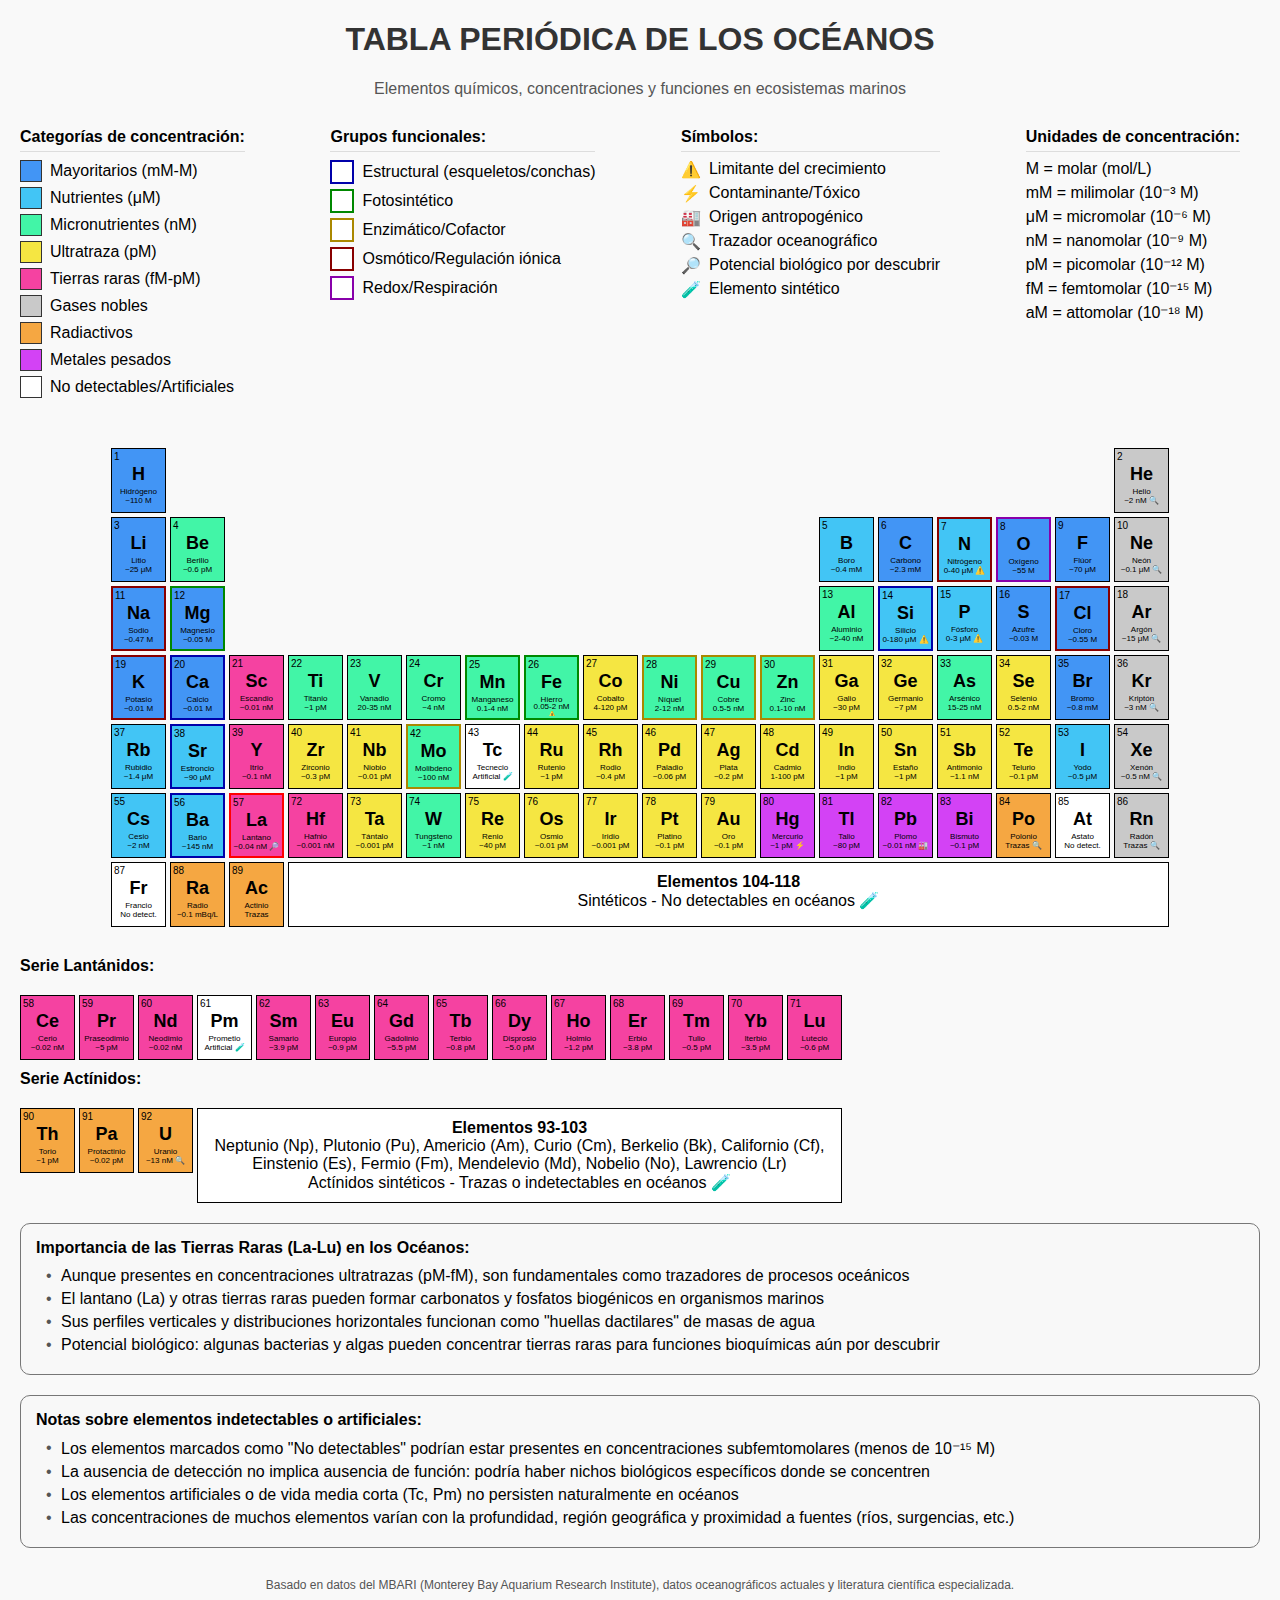
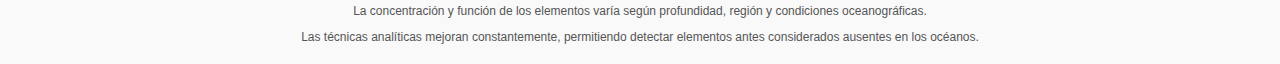
<file: tabla-periodica-oceanos-html.html>
<!DOCTYPE html>
<html lang="es">
<head>
    <meta charset="UTF-8">
    <meta name="viewport" content="width=device-width, initial-scale=1.0">
    <title>Tabla Periódica de los Océanos</title>
    <style>
        body {
            font-family: Arial, sans-serif;
            margin: 20px;
            padding: 0;
            background-color: #f9f9f9;
        }
        
        /* Estilos para el modal */
        .modal {
            display: none;
            position: fixed;
            z-index: 1000;
            left: 0;
            top: 0;
            width: 100%;
            height: 100%;
            overflow: auto;
            background-color: rgba(0,0,0,0.7);
        }
        
        .modal-content {
            background-color: #f9f9f9;
            margin: 5% auto;
            padding: 20px;
            border: 1px solid #888;
            width: 80%;
            max-width: 800px;
            border-radius: 8px;
            box-shadow: 0 4px 8px rgba(0,0,0,0.2);
        }
        
        .close-modal {
            color: #aaa;
            float: right;
            font-size: 28px;
            font-weight: bold;
            cursor: pointer;
        }
        
        .close-modal:hover {
            color: #555;
        }
        
        .element-info-table {
            width: 100%;
            border-collapse: collapse;
            margin-bottom: 20px;
        }
        
        .element-info-table td {
            padding: 8px;
            border: 1px solid #ddd;
        }
        
        .element-info-table td:first-child {
            font-weight: bold;
            width: 40%;
        }
        
        .info-section-title {
            color: #8B0000;
            margin-top: 25px;
            margin-bottom: 10px;
            font-size: 1.4em;
        }
        
        h1, h2 {
            text-align: center;
            color: #333;
        }
        
        .subtitle {
            text-align: center;
            margin-bottom: 30px;
            color: #555;
        }
        
        .container {
            max-width: 1500px;
            margin: 0 auto;
        }
        
        .legends {
            display: flex;
            justify-content: space-between;
            margin-bottom: 30px;
            flex-wrap: wrap;
        }
        
        .legend-group {
            margin-right: 20px;
            margin-bottom: 15px;
        }
        
        .legend-title {
            font-weight: bold;
            margin-bottom: 8px;
            border-bottom: 1px solid #ddd;
            padding-bottom: 5px;
        }
        
        .legend-item {
            display: flex;
            align-items: center;
            margin-bottom: 5px;
        }
        
        .color-box {
            width: 20px;
            height: 20px;
            margin-right: 8px;
            border: 1px solid #333;
        }
        
        .border-box {
            width: 20px;
            height: 20px;
            margin-right: 8px;
            border: 2px solid;
            background-color: white;
        }
        
        .periodic-table {
            display: grid;
            grid-template-columns: repeat(18, 55px);
            gap: 4px;
            justify-content: center;
            margin-bottom: 30px;
        }
        
        .element {
            width: 55px;
            height: 65px;
            border: 1px solid #000;
            display: flex;
            flex-direction: column;
            padding: 2px;
            box-sizing: border-box;
            font-size: 12px;
            position: relative;
        }
        
        .atomic-number {
            font-size: 10px;
            text-align: left;
        }
        
        .symbol {
            font-size: 18px;
            font-weight: bold;
            text-align: center;
            margin: 2px 0;
        }
        
        .name {
            font-size: 8px;
            text-align: center;
            overflow: hidden;
            text-overflow: ellipsis;
        }
        
        .concentration {
            font-size: 8px;
            text-align: center;
            overflow: hidden;
            text-overflow: ellipsis;
        }
        
        /* Elemento mayoritarios (mM-M) */
        .cat-1 {
            background-color: #4295f5;
        }
        
        /* Nutrientes (μM) */
        .cat-2 {
            background-color: #42c5f5;
        }
        
        /* Micronutrientes (nM) */
        .cat-3 {
            background-color: #42f5a7;
        }
        
        /* Ultratraza (pM) */
        .cat-4 {
            background-color: #f5e642;
        }
        
        /* Tierras raras (fM-pM) */
        .cat-5 {
            background-color: #f542a1;
        }
        
        /* Gases nobles */
        .cat-6 {
            background-color: #c9c9c9;
        }
        
        /* Radiactivos */
        .cat-7 {
            background-color: #f5a742;
        }
        
        /* Metales pesados */
        .cat-8 {
            background-color: #d342f5;
        }
        
        /* No detectables/Artificiales */
        .cat-9 {
            background-color: white;
        }
        
        /* Estilos para los bordes funcionales */
        .func-1 {
            border: 2px solid #0000aa; /* Estructural */
        }
        
        .func-2 {
            border: 2px solid #008800; /* Fotosintético */
        }
        
        .func-3 {
            border: 2px solid #aa8800; /* Enzimático */
        }
        
        .func-4 {
            border: 2px solid #880000; /* Osmótico */
        }
        
        .func-5 {
            border: 2px solid #8800aa; /* Redox */
        }
        
        .func-6 {
            border: 2px solid #ff0000; /* Lantano especial */
        }
        
        .lanthanide-series, .actinide-series {
            display: grid;
            grid-template-columns: repeat(14, 55px);
            gap: 4px;
            margin-top: 20px;
            margin-bottom: 10px;
            position: relative;
        }
        
        .element-group-title {
            grid-column: span 14;
            margin-bottom: 5px;
            font-weight: bold;
        }
        
        .elements-93-103, .elements-104-118 {
            grid-column: span 14;
            background-color: white;
            border: 1px solid black;
            padding: 10px;
            text-align: center;
            margin-top: 4px;
        }
        
        .empty-cell {
            width: 55px;
            height: 65px;
        }
        
        .info-section {
            border: 1px solid #777;
            border-radius: 10px;
            padding: 15px;
            margin: 20px 0;
            background-color: #f8f8f8;
        }
        
        .info-title {
            font-weight: bold;
            margin-bottom: 10px;
        }
        
        .info-content {
            margin-left: 10px;
        }
        
        .info-item {
            margin-bottom: 5px;
            position: relative;
            padding-left: 15px;
        }
        
        .info-item:before {
            content: "•";
            position: absolute;
            left: 0;
            color: #555;
        }
        
        .footer {
            text-align: center;
            margin-top: 30px;
            font-size: 12px;
            color: #555;
        }
        
        /* Tooltips para nombres largos */
        .tooltip {
            position: relative;
        }
        
        .tooltip:hover .tooltip-text {
            visibility: visible;
            opacity: 1;
        }
        
        .tooltip-text {
            visibility: hidden;
            background-color: rgba(0,0,0,0.8);
            color: #fff;
            text-align: center;
            border-radius: 4px;
            padding: 5px;
            position: absolute;
            z-index: 1;
            bottom: 100%;
            left: 50%;
            transform: translateX(-50%);
            white-space: nowrap;
            opacity: 0;
            transition: opacity 0.3s;
            font-size: 12px;
        }
    </style>
</head>
<body>
    <div class="container">
        <h1>TABLA PERIÓDICA DE LOS OCÉANOS</h1>
        <div class="subtitle">Elementos químicos, concentraciones y funciones en ecosistemas marinos</div>
        
        <div class="legends">
            <div class="legend-group">
                <div class="legend-title">Categorías de concentración:</div>
                <div class="legend-item">
                    <div class="color-box" style="background-color: #4295f5;"></div>
                    <div>Mayoritarios (mM-M)</div>
                </div>
                <div class="legend-item">
                    <div class="color-box" style="background-color: #42c5f5;"></div>
                    <div>Nutrientes (μM)</div>
                </div>
                <div class="legend-item">
                    <div class="color-box" style="background-color: #42f5a7;"></div>
                    <div>Micronutrientes (nM)</div>
                </div>
                <div class="legend-item">
                    <div class="color-box" style="background-color: #f5e642;"></div>
                    <div>Ultratraza (pM)</div>
                </div>
                <div class="legend-item">
                    <div class="color-box" style="background-color: #f542a1;"></div>
                    <div>Tierras raras (fM-pM)</div>
                </div>
                <div class="legend-item">
                    <div class="color-box" style="background-color: #c9c9c9;"></div>
                    <div>Gases nobles</div>
                </div>
                <div class="legend-item">
                    <div class="color-box" style="background-color: #f5a742;"></div>
                    <div>Radiactivos</div>
                </div>
                <div class="legend-item">
                    <div class="color-box" style="background-color: #d342f5;"></div>
                    <div>Metales pesados</div>
                </div>
                <div class="legend-item">
                    <div class="color-box" style="background-color: white;"></div>
                    <div>No detectables/Artificiales</div>
                </div>
            </div>
            
            <div class="legend-group">
                <div class="legend-title">Grupos funcionales:</div>
                <div class="legend-item">
                    <div class="border-box" style="border-color: #0000aa;"></div>
                    <div>Estructural (esqueletos/conchas)</div>
                </div>
                <div class="legend-item">
                    <div class="border-box" style="border-color: #008800;"></div>
                    <div>Fotosintético</div>
                </div>
                <div class="legend-item">
                    <div class="border-box" style="border-color: #aa8800;"></div>
                    <div>Enzimático/Cofactor</div>
                </div>
                <div class="legend-item">
                    <div class="border-box" style="border-color: #880000;"></div>
                    <div>Osmótico/Regulación iónica</div>
                </div>
                <div class="legend-item">
                    <div class="border-box" style="border-color: #8800aa;"></div>
                    <div>Redox/Respiración</div>
                </div>
            </div>
            
            <div class="legend-group">
                <div class="legend-title">Símbolos:</div>
                <div class="legend-item">
                    <div style="width: 20px; text-align: center; margin-right: 8px;">⚠️</div>
                    <div>Limitante del crecimiento</div>
                </div>
                <div class="legend-item">
                    <div style="width: 20px; text-align: center; margin-right: 8px;">⚡</div>
                    <div>Contaminante/Tóxico</div>
                </div>
                <div class="legend-item">
                    <div style="width: 20px; text-align: center; margin-right: 8px;">🏭</div>
                    <div>Origen antropogénico</div>
                </div>
                <div class="legend-item">
                    <div style="width: 20px; text-align: center; margin-right: 8px;">🔍</div>
                    <div>Trazador oceanográfico</div>
                </div>
                <div class="legend-item">
                    <div style="width: 20px; text-align: center; margin-right: 8px;">🔎</div>
                    <div>Potencial biológico por descubrir</div>
                </div>
                <div class="legend-item">
                    <div style="width: 20px; text-align: center; margin-right: 8px;">🧪</div>
                    <div>Elemento sintético</div>
                </div>
            </div>
            
            <div class="legend-group">
                <div class="legend-title">Unidades de concentración:</div>
                <div class="legend-item">
                    <div>M = molar (mol/L)</div>
                </div>
                <div class="legend-item">
                    <div>mM = milimolar (10⁻³ M)</div>
                </div>
                <div class="legend-item">
                    <div>μM = micromolar (10⁻⁶ M)</div>
                </div>
                <div class="legend-item">
                    <div>nM = nanomolar (10⁻⁹ M)</div>
                </div>
                <div class="legend-item">
                    <div>pM = picomolar (10⁻¹² M)</div>
                </div>
                <div class="legend-item">
                    <div>fM = femtomolar (10⁻¹⁵ M)</div>
                </div>
                <div class="legend-item">
                    <div>aM = attomolar (10⁻¹⁸ M)</div>
                </div>
            </div>
        </div>
        
        <!-- Tabla Periódica -->
        <div class="periodic-table">
            <!-- Fila 1 -->
            <div class="element cat-1">
                <div class="atomic-number">1</div>
                <div class="symbol">H</div>
                <div class="name">Hidrógeno</div>
                <div class="concentration">~110 M</div>
            </div>
            <!-- Espacios vacíos hasta llegar al grupo 18 -->
            <div class="empty-cell"></div>
            <div class="empty-cell"></div>
            <div class="empty-cell"></div>
            <div class="empty-cell"></div>
            <div class="empty-cell"></div>
            <div class="empty-cell"></div>
            <div class="empty-cell"></div>
            <div class="empty-cell"></div>
            <div class="empty-cell"></div>
            <div class="empty-cell"></div>
            <div class="empty-cell"></div>
            <div class="empty-cell"></div>
            <div class="empty-cell"></div>
            <div class="empty-cell"></div>
            <div class="empty-cell"></div>
            <div class="empty-cell"></div>
            <div class="element cat-6">
                <div class="atomic-number">2</div>
                <div class="symbol">He</div>
                <div class="name">Helio</div>
                <div class="concentration">~2 nM 🔍</div>
            </div>
            
            <!-- Fila 2 -->
            <div class="element cat-1">
                <div class="atomic-number">3</div>
                <div class="symbol">Li</div>
                <div class="name">Litio</div>
                <div class="concentration">~25 μM</div>
            </div>
            <div class="element cat-3">
                <div class="atomic-number">4</div>
                <div class="symbol">Be</div>
                <div class="name">Berilio</div>
                <div class="concentration">~0.6 pM</div>
            </div>
            <!-- Espacios vacíos -->
            <div class="empty-cell"></div>
            <div class="empty-cell"></div>
            <div class="empty-cell"></div>
            <div class="empty-cell"></div>
            <div class="empty-cell"></div>
            <div class="empty-cell"></div>
            <div class="empty-cell"></div>
            <div class="empty-cell"></div>
            <div class="empty-cell"></div>
            <div class="empty-cell"></div>
            <!-- Elementos del grupo 13-18 de la fila 2 -->
            <div class="element cat-2">
                <div class="atomic-number">5</div>
                <div class="symbol">B</div>
                <div class="name">Boro</div>
                <div class="concentration">~0.4 mM</div>
            </div>
            <div class="element cat-1">
                <div class="atomic-number">6</div>
                <div class="symbol">C</div>
                <div class="name">Carbono</div>
                <div class="concentration">~2.3 mM</div>
            </div>
            <div class="element cat-2 func-4">
                <div class="atomic-number">7</div>
                <div class="symbol">N</div>
                <div class="name">Nitrógeno</div>
                <div class="concentration">0-40 μM ⚠️</div>
            </div>
            <div class="element cat-1 func-5">
                <div class="atomic-number">8</div>
                <div class="symbol">O</div>
                <div class="name">Oxígeno</div>
                <div class="concentration">~55 M</div>
            </div>
            <div class="element cat-1">
                <div class="atomic-number">9</div>
                <div class="symbol">F</div>
                <div class="name">Flúor</div>
                <div class="concentration">~70 μM</div>
            </div>
            <div class="element cat-6">
                <div class="atomic-number">10</div>
                <div class="symbol">Ne</div>
                <div class="name">Neón</div>
                <div class="concentration">~0.1 μM 🔍</div>
            </div>
            
            <!-- Fila 3 -->
            <div class="element cat-1 func-4">
                <div class="atomic-number">11</div>
                <div class="symbol">Na</div>
                <div class="name">Sodio</div>
                <div class="concentration">~0.47 M</div>
            </div>
            <div class="element cat-1 func-2">
                <div class="atomic-number">12</div>
                <div class="symbol">Mg</div>
                <div class="name">Magnesio</div>
                <div class="concentration">~0.05 M</div>
            </div>
            <!-- Espacios vacíos -->
            <div class="empty-cell"></div>
            <div class="empty-cell"></div>
            <div class="empty-cell"></div>
            <div class="empty-cell"></div>
            <div class="empty-cell"></div>
            <div class="empty-cell"></div>
            <div class="empty-cell"></div>
            <div class="empty-cell"></div>
            <div class="empty-cell"></div>
            <div class="empty-cell"></div>
            <!-- Elementos del grupo 13-18 de la fila 3 -->
            <div class="element cat-3">
                <div class="atomic-number">13</div>
                <div class="symbol">Al</div>
                <div class="name">Aluminio</div>
                <div class="concentration">~2-40 nM</div>
            </div>
            <div class="element cat-2 func-1">
                <div class="atomic-number">14</div>
                <div class="symbol">Si</div>
                <div class="name">Silicio</div>
                <div class="concentration">0-180 μM ⚠️</div>
            </div>
            <div class="element cat-2">
                <div class="atomic-number">15</div>
                <div class="symbol">P</div>
                <div class="name">Fósforo</div>
                <div class="concentration">0-3 μM ⚠️</div>
            </div>
            <div class="element cat-1">
                <div class="atomic-number">16</div>
                <div class="symbol">S</div>
                <div class="name">Azufre</div>
                <div class="concentration">~0.03 M</div>
            </div>
            <div class="element cat-1 func-4">
                <div class="atomic-number">17</div>
                <div class="symbol">Cl</div>
                <div class="name">Cloro</div>
                <div class="concentration">~0.55 M</div>
            </div>
            <div class="element cat-6">
                <div class="atomic-number">18</div>
                <div class="symbol">Ar</div>
                <div class="name">Argón</div>
                <div class="concentration">~15 μM 🔍</div>
            </div>
            
            <!-- Fila 4 -->
            <div class="element cat-1 func-4">
                <div class="atomic-number">19</div>
                <div class="symbol">K</div>
                <div class="name">Potasio</div>
                <div class="concentration">~0.01 M</div>
            </div>
            <div class="element cat-1 func-1">
                <div class="atomic-number">20</div>
                <div class="symbol">Ca</div>
                <div class="name">Calcio</div>
                <div class="concentration">~0.01 M</div>
            </div>
            <div class="element cat-5">
                <div class="atomic-number">21</div>
                <div class="symbol">Sc</div>
                <div class="name">Escandio</div>
                <div class="concentration">~0.01 nM</div>
            </div>
            <div class="element cat-3">
                <div class="atomic-number">22</div>
                <div class="symbol">Ti</div>
                <div class="name">Titanio</div>
                <div class="concentration">~1 pM</div>
            </div>
            <div class="element cat-3">
                <div class="atomic-number">23</div>
                <div class="symbol">V</div>
                <div class="name">Vanadio</div>
                <div class="concentration">20-35 nM</div>
            </div>
            <div class="element cat-3">
                <div class="atomic-number">24</div>
                <div class="symbol">Cr</div>
                <div class="name">Cromo</div>
                <div class="concentration">~4 nM</div>
            </div>
            <div class="element cat-3 func-2">
                <div class="atomic-number">25</div>
                <div class="symbol">Mn</div>
                <div class="name">Manganeso</div>
                <div class="concentration">0.1-4 nM</div>
            </div>
            <div class="element cat-3 func-2">
                <div class="atomic-number">26</div>
                <div class="symbol">Fe</div>
                <div class="name">Hierro</div>
                <div class="concentration">0.05-2 nM ⚠️</div>
            </div>
            <div class="element cat-4">
                <div class="atomic-number">27</div>
                <div class="symbol">Co</div>
                <div class="name">Cobalto</div>
                <div class="concentration">4-120 pM</div>
            </div>
            <div class="element cat-3 func-3">
                <div class="atomic-number">28</div>
                <div class="symbol">Ni</div>
                <div class="name">Níquel</div>
                <div class="concentration">2-12 nM</div>
            </div>
            <div class="element cat-3 func-3">
                <div class="atomic-number">29</div>
                <div class="symbol">Cu</div>
                <div class="name">Cobre</div>
                <div class="concentration">0.5-5 nM</div>
            </div>
            <div class="element cat-3 func-3">
                <div class="atomic-number">30</div>
                <div class="symbol">Zn</div>
                <div class="name">Zinc</div>
                <div class="concentration">0.1-10 nM</div>
            </div>
            <div class="element cat-4">
                <div class="atomic-number">31</div>
                <div class="symbol">Ga</div>
                <div class="name">Galio</div>
                <div class="concentration">~30 pM</div>
            </div>
            <div class="element cat-4">
                <div class="atomic-number">32</div>
                <div class="symbol">Ge</div>
                <div class="name">Germanio</div>
                <div class="concentration">~7 pM</div>
            </div>
            <div class="element cat-3">
                <div class="atomic-number">33</div>
                <div class="symbol">As</div>
                <div class="name">Arsénico</div>
                <div class="concentration">15-25 nM</div>
            </div>
            <div class="element cat-4">
                <div class="atomic-number">34</div>
                <div class="symbol">Se</div>
                <div class="name">Selenio</div>
                <div class="concentration">0.5-2 nM</div>
            </div>
            <div class="element cat-1">
                <div class="atomic-number">35</div>
                <div class="symbol">Br</div>
                <div class="name">Bromo</div>
                <div class="concentration">~0.8 mM</div>
            </div>
            <div class="element cat-6">
                <div class="atomic-number">36</div>
                <div class="symbol">Kr</div>
                <div class="name">Kriptón</div>
                <div class="concentration">~3 nM 🔍</div>
            </div>
            
            <!-- Fila 5 -->
            <div class="element cat-2">
                <div class="atomic-number">37</div>
                <div class="symbol">Rb</div>
                <div class="name">Rubidio</div>
                <div class="concentration">~1.4 μM</div>
            </div>
            <div class="element cat-2 func-1">
                <div class="atomic-number">38</div>
                <div class="symbol">Sr</div>
                <div class="name">Estroncio</div>
                <div class="concentration">~90 μM</div>
            </div>
            <div class="element cat-5">
                <div class="atomic-number">39</div>
                <div class="symbol">Y</div>
                <div class="name">Itrio</div>
                <div class="concentration">~0.1 nM</div>
            </div>
            <div class="element cat-4">
                <div class="atomic-number">40</div>
                <div class="symbol">Zr</div>
                <div class="name">Zirconio</div>
                <div class="concentration">~0.3 pM</div>
            </div>
            <div class="element cat-4">
                <div class="atomic-number">41</div>
                <div class="symbol">Nb</div>
                <div class="name">Niobio</div>
                <div class="concentration">~0.01 pM</div>
            </div>
            <div class="element cat-3 func-3">
                <div class="atomic-number">42</div>
                <div class="symbol">Mo</div>
                <div class="name">Molibdeno</div>
                <div class="concentration">~100 nM</div>
            </div>
            <div class="element cat-9">
                <div class="atomic-number">43</div>
                <div class="symbol">Tc</div>
                <div class="name">Tecnecio</div>
                <div class="concentration">Artificial 🧪</div>
            </div>
            <div class="element cat-4">
                <div class="atomic-number">44</div>
                <div class="symbol">Ru</div>
                <div class="name">Rutenio</div>
                <div class="concentration">~1 pM</div>
            </div>
            <div class="element cat-4">
                <div class="atomic-number">45</div>
                <div class="symbol">Rh</div>
                <div class="name">Rodio</div>
                <div class="concentration">~0.4 pM</div>
            </div>
            <div class="element cat-4">
                <div class="atomic-number">46</div>
                <div class="symbol">Pd</div>
                <div class="name">Paladio</div>
                <div class="concentration">~0.06 pM</div>
            </div>
            <div class="element cat-4">
                <div class="atomic-number">47</div>
                <div class="symbol">Ag</div>
                <div class="name">Plata</div>
                <div class="concentration">~0.2 pM</div>
            </div>
            <div class="element cat-4">
                <div class="atomic-number">48</div>
                <div class="symbol">Cd</div>
                <div class="name">Cadmio</div>
                <div class="concentration">1-100 pM</div>
            </div>
            <div class="element cat-4">
                <div class="atomic-number">49</div>
                <div class="symbol">In</div>
                <div class="name">Indio</div>
                <div class="concentration">~1 pM</div>
            </div>
            <div class="element cat-4">
                <div class="atomic-number">50</div>
                <div class="symbol">Sn</div>
                <div class="name">Estaño</div>
                <div class="concentration">~1 pM</div>
            </div>
            <div class="element cat-4">
                <div class="atomic-number">51</div>
                <div class="symbol">Sb</div>
                <div class="name">Antimonio</div>
                <div class="concentration">~1.1 nM</div>
            </div>
            <div class="element cat-4">
                <div class="atomic-number">52</div>
                <div class="symbol">Te</div>
                <div class="name">Telurio</div>
                <div class="concentration">~0.1 pM</div>
            </div>
            <div class="element cat-2">
                <div class="atomic-number">53</div>
                <div class="symbol">I</div>
                <div class="name">Yodo</div>
                <div class="concentration">~0.5 μM</div>
            </div>
            <div class="element cat-6">
                <div class="atomic-number">54</div>
                <div class="symbol">Xe</div>
                <div class="name">Xenón</div>
                <div class="concentration">~0.5 nM 🔍</div>
            </div>
            
            <!-- Fila 6 -->
            <div class="element cat-2">
                <div class="atomic-number">55</div>
                <div class="symbol">Cs</div>
                <div class="name">Cesio</div>
                <div class="concentration">~2 nM</div>
            </div>
            <div class="element cat-2 func-1">
                <div class="atomic-number">56</div>
                <div class="symbol">Ba</div>
                <div class="name">Bario</div>
                <div class="concentration">~145 nM</div>
            </div>
            <div class="element cat-5 func-6">
                <div class="atomic-number">57</div>
                <div class="symbol">La</div>
                <div class="name">Lantano</div>
                <div class="concentration">~0.04 nM 🔎</div>
            </div>
            <!-- Nota: Elementos 58-71 (Lantánidos) van abajo en serie separada -->
            <div class="element cat-5">
                <div class="atomic-number">72</div>
                <div class="symbol">Hf</div>
                <div class="name">Hafnio</div>
                <div class="concentration">~0.001 nM</div>
            </div>
            <div class="element cat-4">
                <div class="atomic-number">73</div>
                <div class="symbol">Ta</div>
                <div class="name">Tántalo</div>
                <div class="concentration">~0.001 pM</div>
            </div>
            <div class="element cat-3">
                <div class="atomic-number">74</div>
                <div class="symbol">W</div>
                <div class="name">Tungsteno</div>
                <div class="concentration">~1 nM</div>
            </div>
            <div class="element cat-4">
                <div class="atomic-number">75</div>
                <div class="symbol">Re</div>
                <div class="name">Renio</div>
                <div class="concentration">~40 pM</div>
            </div>
            <div class="element cat-4">
                <div class="atomic-number">76</div>
                <div class="symbol">Os</div>
                <div class="name">Osmio</div>
                <div class="concentration">~0.01 pM</div>
            </div>
            <div class="element cat-4">
                <div class="atomic-number">77</div>
                <div class="symbol">Ir</div>
                <div class="name">Iridio</div>
                <div class="concentration">~0.001 pM</div>
            </div>
            <div class="element cat-4">
                <div class="atomic-number">78</div>
                <div class="symbol">Pt</div>
                <div class="name">Platino</div>
                <div class="concentration">~0.1 pM</div>
            </div>
            <div class="element cat-4">
                <div class="atomic-number">79</div>
                <div class="symbol">Au</div>
                <div class="name">Oro</div>
                <div class="concentration">~0.1 pM</div>
            </div>
            <div class="element cat-8">
                <div class="atomic-number">80</div>
                <div class="symbol">Hg</div>
                <div class="name">Mercurio</div>
                <div class="concentration">~1 pM ⚡</div>
            </div>
            <div class="element cat-8">
                <div class="atomic-number">81</div>
                <div class="symbol">Tl</div>
                <div class="name">Talio</div>
                <div class="concentration">~80 pM</div>
            </div>
            <div class="element cat-8">
                <div class="atomic-number">82</div>
                <div class="symbol">Pb</div>
                <div class="name">Plomo</div>
                <div class="concentration">~0.01 nM 🏭</div>
            </div>
            <div class="element cat-8">
                <div class="atomic-number">83</div>
                <div class="symbol">Bi</div>
                <div class="name">Bismuto</div>
                <div class="concentration">~0.1 pM</div>
            </div>
            <div class="element cat-7">
                <div class="atomic-number">84</div>
                <div class="symbol">Po</div>
                <div class="name">Polonio</div>
                <div class="concentration">Trazas 🔍</div>
            </div>
            <div class="element cat-9">
                <div class="atomic-number">85</div>
                <div class="symbol">At</div>
                <div class="name">Astato</div>
                <div class="concentration">No detect.</div>
            </div>
            <div class="element cat-6">
                <div class="atomic-number">86</div>
                <div class="symbol">Rn</div>
                <div class="name">Radón</div>
                <div class="concentration">Trazas 🔍</div>
            </div>
            
            <!-- Fila 7 -->
            <div class="element cat-9">
                <div class="atomic-number">87</div>
                <div class="symbol">Fr</div>
                <div class="name">Francio</div>
                <div class="concentration">No detect.</div>
            </div>
            <div class="element cat-7">
                <div class="atomic-number">88</div>
                <div class="symbol">Ra</div>
                <div class="name">Radio</div>
                <div class="concentration">~0.1 mBq/L</div>
            </div>
            <div class="element cat-7">
                <div class="atomic-number">89</div>
                <div class="symbol">Ac</div>
                <div class="name">Actinio</div>
                <div class="concentration">Trazas</div>
            </div>
            <!-- Nota: Elementos 90-103 (Actínidos) van abajo en serie separada -->
            <div style="grid-column: span 15; text-align: center; background-color: white; border: 1px solid black; padding: 10px;">
                <strong>Elementos 104-118</strong><br>
                Sintéticos - No detectables en océanos 🧪
            </div>
        </div>
        
        <!-- Series de Lantánidos y Actínidos -->
        <div class="container">
            <div class="element-group-title">Serie Lantánidos:</div>
            <div class="lanthanide-series">
                <!-- Ce - Lu (58-71) -->
                <div class="element cat-5">
                    <div class="atomic-number">58</div>
                    <div class="symbol">Ce</div>
                    <div class="name">Cerio</div>
                    <div class="concentration">~0.02 nM</div>
                </div>
                <div class="element cat-5">
                    <div class="atomic-number">59</div>
                    <div class="symbol">Pr</div>
                    <div class="name">Praseodimio</div>
                    <div class="concentration">~5 pM</div>
                </div>
                <div class="element cat-5">
                    <div class="atomic-number">60</div>
                    <div class="symbol">Nd</div>
                    <div class="name">Neodimio</div>
                    <div class="concentration">~0.02 nM</div>
                </div>
                <div class="element cat-9">
                    <div class="atomic-number">61</div>
                    <div class="symbol">Pm</div>
                    <div class="name">Prometio</div>
                    <div class="concentration">Artificial 🧪</div>
                </div>
                <div class="element cat-5">
                    <div class="atomic-number">62</div>
                    <div class="symbol">Sm</div>
                    <div class="name">Samario</div>
                    <div class="concentration">~3.9 pM</div>
                </div>
                <div class="element cat-5">
                    <div class="atomic-number">63</div>
                    <div class="symbol">Eu</div>
                    <div class="name">Europio</div>
                    <div class="concentration">~0.9 pM</div>
                </div>
                <div class="element cat-5">
                    <div class="atomic-number">64</div>
                    <div class="symbol">Gd</div>
                    <div class="name">Gadolinio</div>
                    <div class="concentration">~5.5 pM</div>
                </div>
                <div class="element cat-5">
                    <div class="atomic-number">65</div>
                    <div class="symbol">Tb</div>
                    <div class="name">Terbio</div>
                    <div class="concentration">~0.8 pM</div>
                </div>
                <div class="element cat-5">
                    <div class="atomic-number">66</div>
                    <div class="symbol">Dy</div>
                    <div class="name">Disprosio</div>
                    <div class="concentration">~5.0 pM</div>
                </div>
                <div class="element cat-5">
                    <div class="atomic-number">67</div>
                    <div class="symbol">Ho</div>
                    <div class="name">Holmio</div>
                    <div class="concentration">~1.2 pM</div>
                </div>
                <div class="element cat-5">
                    <div class="atomic-number">68</div>
                    <div class="symbol">Er</div>
                    <div class="name">Erbio</div>
                    <div class="concentration">~3.8 pM</div>
                </div>
                <div class="element cat-5">
                    <div class="atomic-number">69</div>
                    <div class="symbol">Tm</div>
                    <div class="name">Tulio</div>
                    <div class="concentration">~0.5 pM</div>
                </div>
                <div class="element cat-5">
                    <div class="atomic-number">70</div>
                    <div class="symbol">Yb</div>
                    <div class="name">Iterbio</div>
                    <div class="concentration">~3.5 pM</div>
                </div>
                <div class="element cat-5">
                    <div class="atomic-number">71</div>
                    <div class="symbol">Lu</div>
                    <div class="name">Lutecio</div>
                    <div class="concentration">~0.6 pM</div>
                </div>
            </div>

            <div class="element-group-title">Serie Actínidos:</div>
            <div class="actinide-series">
                <!-- Th, Pa, U (90-92) -->
                <div class="element cat-7">
                    <div class="atomic-number">90</div>
                    <div class="symbol">Th</div>
                    <div class="name">Torio</div>
                    <div class="concentration">~1 pM</div>
                </div>
                <div class="element cat-7">
                    <div class="atomic-number">91</div>
                    <div class="symbol">Pa</div>
                    <div class="name">Protactinio</div>
                    <div class="concentration">~0.02 pM</div>
                </div>
                <div class="element cat-7">
                    <div class="atomic-number">92</div>
                    <div class="symbol">U</div>
                    <div class="name">Uranio</div>
                    <div class="concentration">~13 nM 🔍</div>
                </div>
                <!-- Elementos 93-103 -->
                <div style="grid-column: span 11; text-align: center; background-color: white; border: 1px solid black; padding: 10px;">
                    <strong>Elementos 93-103</strong><br>
                    Neptunio (Np), Plutonio (Pu), Americio (Am), Curio (Cm), Berkelio (Bk), Californio (Cf),<br>
                    Einstenio (Es), Fermio (Fm), Mendelevio (Md), Nobelio (No), Lawrencio (Lr)<br>
                    Actínidos sintéticos - Trazas o indetectables en océanos 🧪
                </div>
            </div>
        </div>
        
        <!-- Secciones de información adicional -->
        <div class="info-section">
            <div class="info-title">Importancia de las Tierras Raras (La-Lu) en los Océanos:</div>
            <div class="info-content">
                <div class="info-item">Aunque presentes en concentraciones ultratrazas (pM-fM), son fundamentales como trazadores de procesos oceánicos</div>
                <div class="info-item">El lantano (La) y otras tierras raras pueden formar carbonatos y fosfatos biogénicos en organismos marinos</div>
                <div class="info-item">Sus perfiles verticales y distribuciones horizontales funcionan como "huellas dactilares" de masas de agua</div>
                <div class="info-item">Potencial biológico: algunas bacterias y algas pueden concentrar tierras raras para funciones bioquímicas aún por descubrir</div>
            </div>
        </div>
        
        <div class="info-section">
            <div class="info-title">Notas sobre elementos indetectables o artificiales:</div>
            <div class="info-content">
                <div class="info-item">Los elementos marcados como "No detectables" podrían estar presentes en concentraciones subfemtomolares (menos de 10⁻¹⁵ M)</div>
                <div class="info-item">La ausencia de detección no implica ausencia de función: podría haber nichos biológicos específicos donde se concentren</div>
                <div class="info-item">Los elementos artificiales o de vida media corta (Tc, Pm) no persisten naturalmente en océanos</div>
                <div class="info-item">Las concentraciones de muchos elementos varían con la profundidad, región geográfica y proximidad a fuentes (ríos, surgencias, etc.)</div>
            </div>
        </div>
        
        <div class="footer">
            <p>Basado en datos del MBARI (Monterey Bay Aquarium Research Institute), datos oceanográficos actuales y literatura científica especializada.</p>
            <p>La concentración y función de los elementos varía según profundidad, región y condiciones oceanográficas.</p>
            <p>Las técnicas analíticas mejoran constantemente, permitiendo detectar elementos antes considerados ausentes en los océanos.</p>
        </div>
    </div>
    <!-- Modal para información detallada del elemento -->
    <div id="elementModal" class="modal">
        <div class="modal-content">
            <span class="close-modal">&times;</span>
            <div id="elementDetailContent"></div>
        </div>
    </div>
    
    <!-- Template para la información del Hidrógeno -->
    <div id="elementTemplates" style="display: none;">
        <div id="hydrogen-info">
            <h1>Hidrógeno (H)</h1>
            
            <table class="element-info-table">
                <tr>
                    <td>Número atómico:</td>
                    <td>1</td>
                </tr>
                <tr>
                    <td>Peso atómico:</td>
                    <td>1.00794</td>
                </tr>
                <tr>
                    <td>Concentración promedio en océano:</td>
                    <td>12 nmol/kg</td>
                </tr>
                <tr>
                    <td>Tiempo de residencia:</td>
                    <td>Variable según forma química</td>
                </tr>
            </table>
            
            <h2 class="info-section-title">Distribución en el océano</h2>
            <p>Las concentraciones de iones de hidrógeno, frecuentemente expresadas como pH = -log<sub>10</sub> (H<sup>+</sup>), están controladas por la respiración y la fotosíntesis, que alteran la concentración de ácido carbónico en el agua de mar. Existe una fuerte correlación entre el oxígeno y el pH por lo tanto.</p>
            <p>En los océanos actuales, el pH superficial promedio es de aproximadamente 8.1, aunque está disminuyendo debido a la acidificación oceánica causada por la absorción de CO<sub>2</sub> antropogénico.</p>
            
            <h2 class="info-section-title">Especiación</h2>
            <p>La forma principal del hidrógeno, aparte del agua, es el ion H<sup>+</sup> y sus complejos con sulfato (HSO<sub>4</sub><sup>-</sup>) y fluoruro (HF<sup>0</sup>). También pueden generarse cantidades traza de gas hidrógeno H<sub>2</sub>.</p>
            <p>Los isótopos del hidrógeno (deuterio, <sup>2</sup>H) se utilizan como trazadores para determinar el origen del agua, ya que la proporción de deuterio/hidrógeno difiere entre el agua continental y oceánica, permitiendo identificar fuentes y procesos de mezcla.</p>
            
            <h2 class="info-section-title">Análisis</h2>
            <p>El ion hidrógeno se determina clásicamente con un electrodo de pH de vidrio. Investigaciones recientes han demostrado que las concentraciones de iones hidrógeno pueden determinarse con mucha mayor precisión en agua de mar mediante colorimetría con indicadores ácido-base.</p>
            <p>Para mediciones de alta precisión en estudios de acidificación oceánica, se utilizan espectrofotómetros especiales con indicadores como púrpura de m-cresol.</p>
            
            <h2 class="info-section-title">Importancia en ecosistemas marinos</h2>
            <p>El pH oceánico es crítico para muchos procesos biológicos y geoquímicos, incluyendo:</p>
            <ul>
                <li>Formación de estructuras calcáreas (conchas, esqueletos) en organismos marinos</li>
                <li>Disponibilidad de nutrientes</li>
                <li>Especiación de metales traza</li>
                <li>Fisiología de organismos marinos</li>
            </ul>
            <p>La acidificación oceánica representa una amenaza significativa para ecosistemas como los arrecifes de coral y otras comunidades dependientes de organismos calcificadores.</p>
        </div>
    </div>

    <script>
        // JavaScript para la interactividad de la tabla periódica
        document.addEventListener('DOMContentLoaded', function() {
            // Obtener referencias al modal y elementos relacionados
            const modal = document.getElementById('elementModal');
            const closeModal = document.querySelector('.close-modal');
            const detailContent = document.getElementById('elementDetailContent');
            
            // Hacer que todos los elementos sean clickeables
            document.querySelectorAll('.element').forEach(function(elementDiv) {
                // Obtener el símbolo del elemento
                const symbol = elementDiv.querySelector('.symbol').textContent.trim();
                
                // Solo añadir interactividad a los elementos que tienen información detallada
                const infoId = symbol.toLowerCase() + '-info';
                if (document.getElementById(infoId)) {
                    elementDiv.style.cursor = 'pointer';
                    elementDiv.title = 'Haz clic para ver información detallada';
                    
                    elementDiv.addEventListener('click', function() {
                        const elementInfo = document.getElementById(infoId).cloneNode(true);
                        detailContent.innerHTML = '';
                        detailContent.appendChild(elementInfo);
                        modal.style.display = 'block';
                    });
                }
            });
            
            // Cerrar el modal cuando se hace clic en X
            closeModal.addEventListener('click', function() {
                modal.style.display = 'none';
            });
            
            // Cerrar el modal cuando se hace clic fuera del contenido
            window.addEventListener('click', function(event) {
                if (event.target === modal) {
                    modal.style.display = 'none';
                }
            });
        });
    </script>
</body>
</html>
</file>
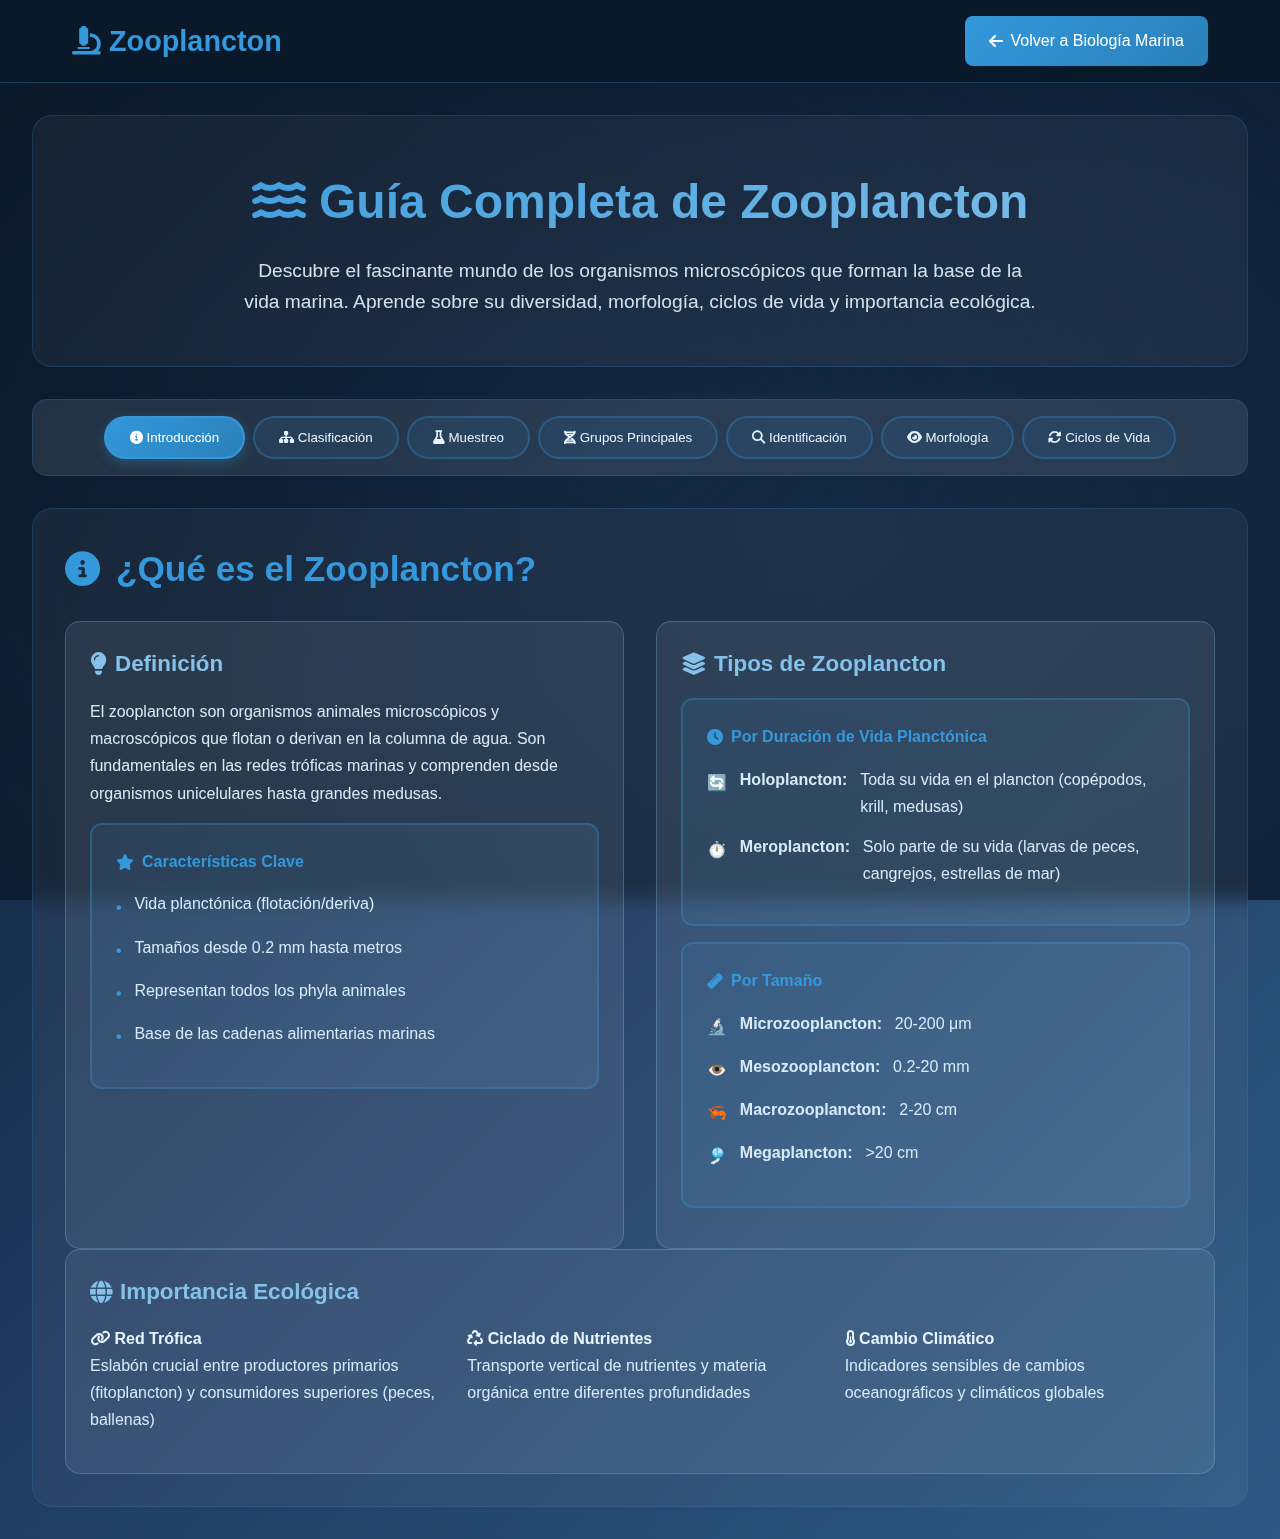
<file: zooplankton-guide.html>
<!DOCTYPE html>
<html lang="es">
<head>
    <meta charset="UTF-8">
    <meta name="viewport" content="width=device-width, initial-scale=1.0">
    <title>Guía Completa de Zooplancton - OlitAI</title>
    <link rel="stylesheet" href="https://cdnjs.cloudflare.com/ajax/libs/font-awesome/6.4.0/css/all.min.css">
    <style>
        * {
            margin: 0;
            padding: 0;
            box-sizing: border-box;
        }

        body {
            font-family: -apple-system, BlinkMacSystemFont, 'Segoe UI', Roboto, Oxygen, Ubuntu, Cantarell, sans-serif;
            background: linear-gradient(135deg, #0B1929 0%, #1E3A5F 50%, #2E5984 100%);
            color: #E8F4FD;
            line-height: 1.6;
            min-height: 100vh;
        }

        /* Fondo oceánico */
        .bg-overlay {
            position: fixed;
            top: 0;
            left: 0;
            width: 100%;
            height: 100%;
            background-image: url('https://i.imgur.com/kI72GlX.jpg');
            background-size: cover;
            background-position: center center;
            background-repeat: no-repeat;
            background-attachment: fixed;
            filter: brightness(0.3) saturate(1.2) hue-rotate(200deg);
            z-index: -2;
        }

        .darken-overlay {
            position: fixed;
            top: 0;
            left: 0;
            width: 100%;
            height: 100%;
            background: radial-gradient(ellipse at center, rgba(11, 25, 41, 0.4) 0%, rgba(11, 25, 41, 0.8) 100%);
            z-index: -1;
        }

        /* Header */
        header {
            position: sticky;
            top: 0;
            background: rgba(11, 25, 41, 0.95);
            backdrop-filter: blur(10px);
            border-bottom: 1px solid rgba(52, 152, 219, 0.3);
            z-index: 1000;
            padding: 1rem 0;
        }

        .nav-container {
            max-width: 1200px;
            margin: 0 auto;
            display: flex;
            justify-content: space-between;
            align-items: center;
            padding: 0 2rem;
        }

        .logo {
            font-size: 1.8rem;
            font-weight: bold;
            color: #3498DB;
            text-decoration: none;
        }

        .back-button {
            background: linear-gradient(135deg, #3498DB, #2980B9);
            color: white;
            border: none;
            padding: 0.75rem 1.5rem;
            border-radius: 8px;
            text-decoration: none;
            font-weight: 500;
            transition: all 0.3s;
            display: flex;
            align-items: center;
            gap: 0.5rem;
        }

        .back-button:hover {
            transform: translateY(-2px);
            box-shadow: 0 4px 12px rgba(52, 152, 219, 0.3);
        }

        /* Container principal */
        .container {
            max-width: 1400px;
            margin: 2rem auto;
            padding: 0 2rem;
        }

        /* Hero section */
        .hero {
            text-align: center;
            padding: 3rem 0;
            background: rgba(232, 244, 253, 0.05);
            border-radius: 20px;
            margin-bottom: 2rem;
            border: 1px solid rgba(52, 152, 219, 0.2);
        }

        .hero h1 {
            font-size: 3rem;
            font-weight: bold;
            margin-bottom: 1rem;
            background: linear-gradient(135deg, #3498DB, #85C1E9);
            -webkit-background-clip: text;
            -webkit-text-fill-color: transparent;
            background-clip: text;
        }

        .hero p {
            font-size: 1.2rem;
            opacity: 0.9;
            max-width: 800px;
            margin: 0 auto;
        }

        /* Navegación de secciones */
        .section-nav {
            background: rgba(232, 244, 253, 0.1);
            backdrop-filter: blur(10px);
            border-radius: 15px;
            padding: 1rem;
            margin-bottom: 2rem;
            border: 1px solid rgba(52, 152, 219, 0.2);
            position: sticky;
            top: 120px;
            z-index: 100;
        }

        .nav-tabs {
            display: flex;
            flex-wrap: wrap;
            gap: 0.5rem;
            justify-content: center;
        }

        .nav-tab {
            background: rgba(52, 152, 219, 0.1);
            border: 2px solid rgba(52, 152, 219, 0.3);
            color: #E8F4FD;
            padding: 0.75rem 1.5rem;
            border-radius: 25px;
            cursor: pointer;
            transition: all 0.3s;
            font-weight: 500;
            text-align: center;
        }

        .nav-tab:hover {
            background: rgba(52, 152, 219, 0.2);
            transform: translateY(-2px);
        }

        .nav-tab.active {
            background: linear-gradient(135deg, #3498DB, #2980B9);
            border-color: #3498DB;
            color: white;
            box-shadow: 0 4px 12px rgba(52, 152, 219, 0.3);
        }

        /* Secciones de contenido */
        .content-section {
            display: none;
            background: rgba(232, 244, 253, 0.05);
            backdrop-filter: blur(10px);
            border-radius: 20px;
            padding: 2rem;
            margin-bottom: 2rem;
            border: 1px solid rgba(52, 152, 219, 0.2);
            animation: fadeIn 0.6s ease-out;
        }

        .content-section.active {
            display: block;
        }

        .section-title {
            font-size: 2.2rem;
            font-weight: bold;
            color: #3498DB;
            margin-bottom: 1.5rem;
            display: flex;
            align-items: center;
            gap: 1rem;
        }

        .section-content {
            display: grid;
            gap: 2rem;
        }

        .info-card {
            background: rgba(232, 244, 253, 0.08);
            border-radius: 15px;
            padding: 1.5rem;
            border: 1px solid rgba(133, 193, 233, 0.3);
        }

        .info-card h3 {
            color: #85C1E9;
            font-size: 1.4rem;
            margin-bottom: 1rem;
            display: flex;
            align-items: center;
            gap: 0.5rem;
        }

        .info-card p, .info-card li {
            color: #D6EAF8;
            line-height: 1.7;
            margin-bottom: 1rem;
        }

        .info-list {
            list-style: none;
            margin-left: 0;
        }

        .info-list li {
            margin-bottom: 0.8rem;
            display: flex;
            align-items: flex-start;
            gap: 0.8rem;
        }

        .list-icon {
            color: #3498DB;
            font-weight: bold;
            margin-top: 0.2rem;
        }

        /* Grid layouts */
        .two-column {
            grid-template-columns: 1fr 1fr;
        }

        .three-column {
            grid-template-columns: repeat(auto-fit, minmax(300px, 1fr));
        }

        /* Phylogeny tree */
        .phylogeny-container {
            background: rgba(232, 244, 253, 0.1);
            border-radius: 15px;
            padding: 2rem;
            text-align: center;
            border: 2px solid rgba(52, 152, 219, 0.3);
        }

        .phylogeny-tree {
            font-family: 'Courier New', monospace;
            font-size: 0.9rem;
            line-height: 1.4;
            text-align: left;
            background: rgba(11, 25, 41, 0.5);
            padding: 1.5rem;
            border-radius: 10px;
            color: #85C1E9;
            overflow-x: auto;
        }

        /* Identification guide */
        .id-guide {
            display: grid;
            grid-template-columns: repeat(auto-fit, minmax(350px, 1fr));
            gap: 1.5rem;
        }

        .id-card {
            background: rgba(232, 244, 253, 0.08);
            border-radius: 15px;
            padding: 1.5rem;
            border-left: 4px solid #3498DB;
            transition: all 0.3s;
        }

        .id-card:hover {
            transform: translateY(-3px);
            box-shadow: 0 6px 20px rgba(52, 152, 219, 0.2);
        }

        .id-card h4 {
            color: #3498DB;
            font-size: 1.2rem;
            margin-bottom: 1rem;
            display: flex;
            align-items: center;
            gap: 0.5rem;
        }

        /* Responsive */
        @media (max-width: 768px) {
            .container {
                padding: 0 1rem;
            }

            .hero h1 {
                font-size: 2rem;
            }

            .nav-tabs {
                flex-direction: column;
            }

            .nav-tab {
                text-align: center;
            }

            .section-content.two-column,
            .section-content.three-column {
                grid-template-columns: 1fr;
            }

            .section-nav {
                position: relative;
                top: auto;
            }
        }

        /* Animaciones */
        @keyframes fadeIn {
            from { opacity: 0; transform: translateY(20px); }
            to { opacity: 1; transform: translateY(0); }
        }

        .fade-in {
            animation: fadeIn 0.6s ease-out;
        }

        /* Botón flotante de volver arriba */
        .back-to-top {
            position: fixed;
            bottom: 2rem;
            right: 2rem;
            background: linear-gradient(135deg, #3498DB, #2980B9);
            color: white;
            border: none;
            border-radius: 50%;
            width: 50px;
            height: 50px;
            cursor: pointer;
            opacity: 0;
            transition: all 0.3s;
            z-index: 1000;
            box-shadow: 0 4px 12px rgba(52, 152, 219, 0.3);
        }

        .back-to-top.visible {
            opacity: 1;
        }

        .back-to-top:hover {
            transform: translateY(-2px);
            box-shadow: 0 6px 16px rgba(52, 152, 219, 0.4);
        }

        /* Estilos para destacar características importantes */
        .highlight-box {
            background: linear-gradient(135deg, rgba(52, 152, 219, 0.1), rgba(133, 193, 233, 0.1));
            border: 2px solid rgba(52, 152, 219, 0.3);
            border-radius: 12px;
            padding: 1.5rem;
            margin: 1rem 0;
        }

        .highlight-box h4 {
            color: #3498DB;
            margin-bottom: 1rem;
            display: flex;
            align-items: center;
            gap: 0.5rem;
        }

        /* Tablas para comparación */
        .comparison-table {
            width: 100%;
            border-collapse: collapse;
            margin: 1rem 0;
            background: rgba(232, 244, 253, 0.05);
            border-radius: 10px;
            overflow: hidden;
        }

        .comparison-table th,
        .comparison-table td {
            padding: 1rem;
            text-align: left;
            border-bottom: 1px solid rgba(52, 152, 219, 0.2);
        }

        .comparison-table th {
            background: rgba(52, 152, 219, 0.2);
            color: #E8F4FD;
            font-weight: 600;
        }

        .comparison-table td {
            color: #D6EAF8;
        }
    </style>
</head>
<body>
    <div class="bg-overlay"></div>
    <div class="darken-overlay"></div>

    <header>
        <div class="nav-container">
            <a href="javascript:history.back()" class="logo">
                <i class="fas fa-microscope"></i> Zooplancton
            </a>
            <a href="javascript:history.back()" class="back-button">
                <i class="fas fa-arrow-left"></i>
                Volver a Biología Marina
            </a>
        </div>
    </header>

    <div class="container">
        <!-- Hero Section -->
        <div class="hero">
            <h1><i class="fas fa-water"></i> Guía Completa de Zooplancton</h1>
            <p>Descubre el fascinante mundo de los organismos microscópicos que forman la base de la vida marina. 
               Aprende sobre su diversidad, morfología, ciclos de vida y importancia ecológica.</p>
        </div>

        <!-- Navegación de secciones -->
        <nav class="section-nav">
            <div class="nav-tabs">
                <button class="nav-tab active" onclick="showSection('introduccion')">
                    <i class="fas fa-info-circle"></i> Introducción
                </button>
                <button class="nav-tab" onclick="showSection('clasificacion')">
                    <i class="fas fa-sitemap"></i> Clasificación
                </button>
                <button class="nav-tab" onclick="showSection('muestreo')">
                    <i class="fas fa-flask"></i> Muestreo
                </button>
                <button class="nav-tab" onclick="showSection('grupos')">
                    <i class="fas fa-dna"></i> Grupos Principales
                </button>
                <button class="nav-tab" onclick="showSection('identificacion')">
                    <i class="fas fa-search"></i> Identificación
                </button>
                <button class="nav-tab" onclick="showSection('morfologia')">
                    <i class="fas fa-eye"></i> Morfología
                </button>
                <button class="nav-tab" onclick="showSection('ciclos')">
                    <i class="fas fa-sync-alt"></i> Ciclos de Vida
                </button>
            </div>
        </nav>

        <!-- Sección: Introducción -->
        <section id="introduccion" class="content-section active">
            <h2 class="section-title">
                <i class="fas fa-info-circle"></i>
                ¿Qué es el Zooplancton?
            </h2>
            <div class="section-content two-column">
                <div class="info-card">
                    <h3><i class="fas fa-lightbulb"></i> Definición</h3>
                    <p>El zooplancton son organismos animales microscópicos y macroscópicos que flotan o derivan en la columna de agua. 
                       Son fundamentales en las redes tróficas marinas y comprenden desde organismos unicelulares hasta grandes medusas.</p>
                    
                    <div class="highlight-box">
                        <h4><i class="fas fa-star"></i> Características Clave</h4>
                        <ul class="info-list">
                            <li><span class="list-icon">•</span> Vida planctónica (flotación/deriva)</li>
                            <li><span class="list-icon">•</span> Tamaños desde 0.2 mm hasta metros</li>
                            <li><span class="list-icon">•</span> Representan todos los phyla animales</li>
                            <li><span class="list-icon">•</span> Base de las cadenas alimentarias marinas</li>
                        </ul>
                    </div>
                </div>

                <div class="info-card">
                    <h3><i class="fas fa-layer-group"></i> Tipos de Zooplancton</h3>
                    
                    <div class="highlight-box">
                        <h4><i class="fas fa-clock"></i> Por Duración de Vida Planctónica</h4>
                        <ul class="info-list">
                            <li><span class="list-icon">🔄</span> <strong>Holoplancton:</strong> Toda su vida en el plancton (copépodos, krill, medusas)</li>
                            <li><span class="list-icon">⏱️</span> <strong>Meroplancton:</strong> Solo parte de su vida (larvas de peces, cangrejos, estrellas de mar)</li>
                        </ul>
                    </div>

                    <div class="highlight-box">
                        <h4><i class="fas fa-ruler"></i> Por Tamaño</h4>
                        <ul class="info-list">
                            <li><span class="list-icon">🔬</span> <strong>Microzooplancton:</strong> 20-200 μm</li>
                            <li><span class="list-icon">👁️</span> <strong>Mesozooplancton:</strong> 0.2-20 mm</li>
                            <li><span class="list-icon">🦐</span> <strong>Macrozooplancton:</strong> 2-20 cm</li>
                            <li><span class="list-icon">🎐</span> <strong>Megaplancton:</strong> >20 cm</li>
                        </ul>
                    </div>
                </div>
            </div>

            <div class="info-card">
                <h3><i class="fas fa-globe"></i> Importancia Ecológica</h3>
                <div class="section-content three-column">
                    <div>
                        <h4><i class="fas fa-link"></i> Red Trófica</h4>
                        <p>Eslabón crucial entre productores primarios (fitoplancton) y consumidores superiores (peces, ballenas)</p>
                    </div>
                    <div>
                        <h4><i class="fas fa-recycle"></i> Ciclado de Nutrientes</h4>
                        <p>Transporte vertical de nutrientes y materia orgánica entre diferentes profundidades</p>
                    </div>
                    <div>
                        <h4><i class="fas fa-thermometer-half"></i> Cambio Climático</h4>
                        <p>Indicadores sensibles de cambios oceanográficos y climáticos globales</p>
                    </div>
                </div>
            </div>
        </section>

        <!-- Sección: Clasificación -->
        <section id="clasificacion" class="content-section">
            <h2 class="section-title">
                <i class="fas fa-sitemap"></i>
                Clasificación y Filogenia
            </h2>
            
            <div class="info-card">
                <h3><i class="fas fa-tree"></i> Árbol Filogenético del Zooplancton</h3>
                <p>El zooplancton representa prácticamente todos los phyla animales. A continuación se muestra su relación evolutiva:</p>
                
                <div class="phylogeny-container">
                    <div class="phylogeny-tree">
REINO ANIMALIA
│
├── PROTOSTOMADOS
│   ├── Phylum CNIDARIA
│   │   ├── Clase Hydrozoa (medusas, sifonóforos)
│   │   └── Clase Scyphozoa (medusas verdaderas)
│   │
│   ├── Phylum MOLLUSCA
│   │   ├── Gastropoda (caracoles marinos, pterópodos)
│   │   ├── Bivalvia (larvas de mejillones, ostras)
│   │   └── Cephalopoda (larvas de calamares, pulpos)
│   │
│   ├── Phylum ANNELIDA
│   │   └── Polychaeta (gusanos marinos, larvas)
│   │
│   └── Phylum ARTHROPODA
│       └── Subphylum CRUSTACEA
│           ├── Clase Copepoda (copépodos)
│           ├── Clase Malacostraca
│           │   ├── Euphausiacea (krill)
│           │   ├── Decapoda (larvas de camarones, cangrejos)
│           │   ├── Amphipoda (anfípodos)
│           │   └── Mysida (mysidos)
│           ├── Clase Ostracoda (ostrácodos)
│           ├── Clase Cirripedia (larvas de percebes)
│           └── Clase Branchiopoda (cladóceros)
│
└── DEUTEROSTOMADOS
    ├── Phylum ECHINODERMATA
    │   └── Larvas pluteus (estrellas de mar, erizos)
    │
    ├── Phylum CHAETOGNATHA
    │   └── Gusanos flecha
    │
    ├── Phylum BRYOZOA
    │   └── Larvas cyphonautes
    │
    └── Phylum CHORDATA
        ├── Subphylum Tunicata
        │   ├── Clase Appendicularia (larváceos)
        │   └── Clase Thaliacea (salpas, dolíolidos)
        └── Subphylum Vertebrata
            └── Clase Osteichthyes (huevos y larvas de peces)
                    </div>
                </div>
            </div>

            <div class="section-content two-column">
                <div class="info-card">
                    <h3><i class="fas fa-chart-pie"></i> Diversidad Numérica</h3>
                    <table class="comparison-table">
                        <thead>
                            <tr>
                                <th>Phylum</th>
                                <th>Especies Marinas</th>
                                <th>% Planctónicas</th>
                            </tr>
                        </thead>
                        <tbody>
                            <tr><td>Crustacea</td><td>44,950</td><td>~40%</td></tr>
                            <tr><td>Mollusca</td><td>52,525</td><td>~15%</td></tr>
                            <tr><td>Chordata</td><td>21,513</td><td>~80% (larvas)</td></tr>
                            <tr><td>Annelida</td><td>12,000</td><td>~25%</td></tr>
                            <tr><td>Cnidaria</td><td>10,000</td><td>~60%</td></tr>
                            <tr><td>Echinodermata</td><td>7,000</td><td>~95% (larvas)</td></tr>
                        </tbody>
                    </table>
                </div>

                <div class="info-card">
                    <h3><i class="fas fa-water"></i> Distribución por Ambientes</h3>
                    <ul class="info-list">
                        <li><span class="list-icon">🌊</span> <strong>Nerítico:</strong> Copépodos, cladóceros, larvas bentónicas</li>
                        <li><span class="list-icon">🌀</span> <strong>Oceánico:</strong> Sifonóforos, salpas, quetognatos</li>
                        <li><span class="list-icon">❄️</span> <strong>Polar:</strong> Krill antártico, copépodos árticos</li>
                        <li><span class="list-icon">🌴</span> <strong>Tropical:</strong> Pterópodos, dolíolidos, appendicularias</li>
                        <li><span class="list-icon">🕳️</span> <strong>Abisal:</strong> Misidáceos, anfípodos, copépodos</li>
                    </ul>
                </div>
            </div>
        </section>

        <!-- Sección: Muestreo -->
        <section id="muestreo" class="content-section">
            <h2 class="section-title">
                <i class="fas fa-flask"></i>
                Métodos de Muestreo e Identificación
            </h2>

            <div class="section-content two-column">
                <div class="info-card">
                    <h3><i class="fas fa-net-wired"></i> Redes de Plancton</h3>
                    <p>Las redes de malla son el método estándar para la recolección de zooplancton.</p>
                    
                    <div class="highlight-box">
                        <h4><i class="fas fa-cog"></i> Características de las Redes</h4>
                        <ul class="info-list">
                            <li><span class="list-icon">📏</span> <strong>Malla:</strong> 50-500 μm (comúnmente 200 μm)</li>
                            <li><span class="list-icon">🎯</span> <strong>Selectividad:</strong> Depende del tamaño de malla</li>
                            <li><span class="list-icon">🌊</span> <strong>Tipos de arrastre:</strong> Horizontal, vertical, oblicuo</li>
                            <li><span class="list-icon">⚡</span> <strong>Velocidad:</strong> 1-3 nudos para evitar escape</li>
                        </ul>
                    </div>

                    <div class="highlight-box">
                        <h4><i class="fas fa-exclamation-triangle"></i> Consideraciones</h4>
                        <ul class="info-list">
                            <li><span class="list-icon">🔬</span> Malla fina: retiene más especies pero se obstruye</li>
                            <li><span class="list-icon">🏃</span> Malla gruesa: organismos rápidos pueden escapar</li>
                            <li><span class="list-icon">⏰</span> Muestreo nocturno: migración vertical diaria</li>
                        </ul>
                    </div>
                </div>

                <div class="info-card">
                    <h3><i class="fas fa-microscope"></i> Técnicas de Identificación</h3>
                    
                    <div class="highlight-box">
                        <h4><i class="fas fa-eye"></i> Microscopía</h4>
                        <ul class="info-list">
                            <li><span class="list-icon">🔍</span> <strong>Estereomicroscopio:</strong> Identificación preliminar</li>
                            <li><span class="list-icon">🔬</span> <strong>Microscopio compuesto:</strong> Detalles morfológicos</li>
                            <li><span class="list-icon">⚡</span> <strong>Microscopio electrónico:</strong> Ultraestructura</li>
                        </ul>
                    </div>

                    <div class="highlight-box">
                        <h4><i class="fas fa-dna"></i> Técnicas Moleculares</h4>
                        <ul class="info-list">
                            <li><span class="list-icon">🧬</span> <strong>DNA Barcoding:</strong> Identificación genética</li>
                            <li><span class="list-icon">🌍</span> <strong>eDNA Metabarcoding:</strong> Comunidades completas</li>
                            <li><span class="list-icon">📊</span> <strong>Filogenia molecular:</strong> Relaciones evolutivas</li>
                        </ul>
                    </div>

                    <div class="highlight-box">
                        <h4><i class="fas fa-robot"></i> Métodos Automatizados</h4>
                        <ul class="info-list">
                            <li><span class="list-icon">📷</span> <strong>Imagen digital:</strong> Análisis automático</li>
                            <li><span class="list-icon">🎵</span> <strong>Bioacústica:</strong> Detección de krill</li>
                            <li><span class="list-icon">🚀</span> <strong>Sensores remotos:</strong> Distribución espacial</li>
                        </ul>
                    </div>
                </div>
            </div>

            <div class="info-card">
                <h3><i class="fas fa-tools"></i> Equipo Básico de Laboratorio</h3>
                <div class="section-content three-column">
                    <div>
                        <h4><i class="fas fa-vials"></i> Preservación</h4>
                        <ul class="info-list">
                            <li><span class="list-icon">🧪</span> Formalina 4-10%</li>
                            <li><span class="list-icon">🍶</span> Etanol 70-95%</li>
                            <li><span class="list-icon">❄️</span> Congelación (-80°C)</li>
                        </ul>
                    </div>
                    <div>
                        <h4><i class="fas fa-sort"></i> Separación</h4>
                        <ul class="info-list">
                            <li><span class="list-icon">🥄</span> Bandeja Bogorov</li>
                            <li><span class="list-icon">💧</span> Pipetas Pasteur</li>
                            <li><span class="list-icon">⚖️</span> Balanza analítica</li>
                        </ul>
                    </div>
                    <div>
                        <h4><i class="fas fa-camera"></i> Documentación</h4>
                        <ul class="info-list">
                            <li><span class="list-icon">📸</span> Cámara digital</li>
                            <li><span class="list-icon">📏</span> Micrómetro ocular</li>
                            <li><span class="list-icon">💻</span> Software de análisis</li>
                        </ul>
                    </div>
                </div>
            </div>
        </section>

        <!-- Sección: Grupos Principales -->
        <section id="grupos" class="content-section">
            <h2 class="section-title">
                <i class="fas fa-dna"></i>
                Grupos Taxonómicos Principales
            </h2>

            <div class="id-guide">
                <!-- Copépodos -->
                <div class="id-card">
                    <h4><i class="fas fa-bug"></i> COPÉPODOS (Crustacea)</h4>
                    <p><strong>Los más abundantes del zooplancton</strong></p>
                    <ul class="info-list">
                        <li><span class="list-icon">📏</span> Tamaño: 0.2-10 mm</li>
                        <li><span class="list-icon">🎯</span> Forma: Bullet-shaped, cuerpo segmentado</li>
                        <li><span class="list-icon">🏊</span> Antenas: Largas, natatorias</li>
                        <li><span class="list-icon">🔄</span> Ciclo: Nauplio → Copepodito → Adulto</li>
                        <li><span class="list-icon">🌍</span> Hábitat: Todos los océanos</li>
                    </ul>
                    <p><strong>Órdenes principales:</strong> Calanoida, Cyclopoida, Harpacticoida</p>
                </div>

                <!-- Krill -->
                <div class="id-card">
                    <h4><i class="fas fa-shrimp"></i> KRILL (Euphausiacea)</h4>
                    <p><strong>Crustáceos similares a camarones</strong></p>
                    <ul class="info-list">
                        <li><span class="list-icon">📏</span> Tamaño: 5-60 mm</li>
                        <li><span class="list-icon">✨</span> Características: Fotóforos, branquias externas</li>
                        <li><span class="list-icon">👁️</span> Ojos: Grandes, compuestos</li>
                        <li><span class="list-icon">🌙</span> Comportamiento: Migraciones verticales</li>
                        <li><span class="list-icon">🐋</span> Importancia: Alimento de ballenas</li>
                    </ul>
                    <p><strong>Especie clave:</strong> Euphausia superba (krill antártico)</p>
                </div>

                <!-- Medusas -->
                <div class="id-card">
                    <h4><i class="fas fa-circle"></i> MEDUSAS (Cnidaria)</h4>
                    <p><strong>Cnidarios gelatinosos</strong></p>
                    <ul class="info-list">
                        <li><span class="list-icon">📏</span> Tamaño: 1 mm - 2 m</li>
                        <li><span class="list-icon">☂️</span> Forma: Umbrella, campana</li>
                        <li><span class="list-icon">⚡</span> Defensa: Células urticantes</li>
                        <li><span class="list-icon">🔄</span> Ciclo: Pólipo → Medusa</li>
                        <li><span class="list-icon">🎐</span> Grupos: Hydromedusae, Scyphomedusae</li>
                    </ul>
                    <p><strong>Incluye:</strong> Sifonóforos (organismos coloniales)</p>
                </div>

                <!-- Quetognatos -->
                <div class="id-card">
                    <h4><i class="fas fa-arrow-right"></i> QUETOGNATOS (Chaetognatha)</h4>
                    <p><strong>Gusanos flecha</strong></p>
                    <ul class="info-list">
                        <li><span class="list-icon">📏</span> Tamaño: 2-120 mm</li>
                        <li><span class="list-icon">➡️</span> Forma: Torpedo, transparentes</li>
                        <li><span class="list-icon">🗡️</span> Ganchos: Quitinosos para capturar presas</li>
                        <li><span class="list-icon">🏊</span> Aletas: Laterales y caudal</li>
                        <li><span class="list-icon">🎯</span> Depredadores: Activos, hermafroditas</li>
                    </ul>
                    <p><strong>Género común:</strong> Sagitta</p>
                </div>

                <!-- Salpas -->
                <div class="id-card">
                    <h4><i class="fas fa-capsules"></i> SALPAS (Tunicata)</h4>
                    <p><strong>Tunicados pelágicos</strong></p>
                    <ul class="info-list">
                        <li><span class="list-icon">📏</span> Tamaño: 1-30 cm</li>
                        <li><span class="list-icon">🎯</span> Forma: Barril, transparente</li>
                        <li><span class="list-icon">💨</span> Locomoción: Propulsión a chorro</li>
                        <li><span class="list-icon">🔄</span> Reproducción: Alternancia generacional</li>
                        <li><span class="list-icon">🌊</span> Filtración: Mucus para capturar alimento</li>
                    </ul>
                    <p><strong>Formas:</strong> Solitarias y coloniales en cadenas</p>
                </div>

                <!-- Appendicularias -->
                <div class="id-card">
                    <h4><i class="fas fa-tadpole"></i> APPENDICULARIAS (Tunicata)</h4>
                    <p><strong>Larváceos</strong></p>
                    <ul class="info-list">
                        <li><span class="list-icon">📏</span> Tamaño: 0.5-5 mm (cuerpo)</li>
                        <li><span class="list-icon">🐸</span> Forma: Renacuajo</li>
                        <li><span class="list-icon">🏠</span> Casa: Filtro mucoso complejo</li>
                        <li><span class="list-icon">🔄</span> Renovación: Casa cada 4 horas</li>
                        <li><span class="list-icon">🌱</span> Filtración: Nanoplancton</li>
                    </ul>
                    <p><strong>Género común:</strong> Oikopleura</p>
                </div>

                <!-- Pterópodos -->
                <div class="id-card">
                    <h4><i class="fas fa-wing"></i> PTERÓPODOS (Mollusca)</h4>
                    <p><strong>Caracoles nadadores</strong></p>
                    <ul class="info-list">
                        <li><span class="list-icon">📏</span> Tamaño: 1-50 mm</li>
                        <li><span class="list-icon">🦋</span> Aletas: Parapodios natatorios</li>
                        <li><span class="list-icon">🐚</span> Concha: Presente o ausente</li>
                        <li><span class="list-icon">🧬</span> Tipos: Thecosomata, Gymnosomata</li>
                        <li><span class="list-icon">⚠️</span> Amenaza: Acidificación oceánica</li>
                    </ul>
                    <p><strong>Grupos:</strong> Con concha y sin concha</p>
                </div>

                <!-- Larvas de Peces -->
                <div class="id-card">
                    <h4><i class="fas fa-fish"></i> LARVAS DE PECES (Vertebrata)</h4>
                    <p><strong>Ictioplancton</strong></p>
                    <ul class="info-list">
                        <li><span class="list-icon">📏</span> Tamaño: 2-30 mm</li>
                        <li><span class="list-icon">🥚</span> Estadios: Huevo → Larva → Juvenil</li>
                        <li><span class="list-icon">👁️</span> Características: Ojos grandes, aletas</li>
                        <li><span class="list-icon">🏊</span> Desarrollo: Gradual de capacidades</li>
                        <li><span class="list-icon">🐟</span> Diversidad: Todas las especies marinas</li>
                    </ul>
                    <p><strong>Identificación:</strong> Morfología específica por familia</p>
                </div>
            </div>
        </section>

        <!-- Sección: Identificación -->
        <section id="identificacion" class="content-section">
            <h2 class="section-title">
                <i class="fas fa-search"></i>
                Guía de Identificación Rápida
            </h2>

            <div class="info-card">
                <h3><i class="fas fa-key"></i> Clave de Identificación Básica</h3>
                <p>Sigue esta secuencia para identificar organismos zooplanctónicos:</p>
                
                <div class="highlight-box">
                    <h4><i class="fas fa-step-forward"></i> Paso 1: ¿Tiene exoesqueleto duro y articulado?</h4>
                    <ul class="info-list">
                        <li><span class="list-icon">✅</span> <strong>SÍ:</strong> Probablemente CRUSTÁCEO (ir a Paso 2)</li>
                        <li><span class="list-icon">❌</span> <strong>NO:</strong> Ir a Paso 5</li>
                    </ul>
                </div>

                <div class="highlight-box">
                    <h4><i class="fas fa-step-forward"></i> Paso 2: ¿Es grande y tipo camarón?</h4>
                    <ul class="info-list">
                        <li><span class="list-icon">🦐</span> <strong>SÍ, con ojos grandes:</strong> KRILL (Euphausiacea)</li>
                        <li><span class="list-icon">🦀</span> <strong>SÍ, con pinzas grandes:</strong> LARVA DE CANGREJO (Decapoda)</li>
                        <li><span class="list-icon">🔢</span> <strong>NO, pequeño y bullet-shaped:</strong> COPÉPODO</li>
                    </ul>
                </div>

                <div class="highlight-box">
                    <h4><i class="fas fa-step-forward"></i> Paso 3: Copépodos - ¿Forma de antenas?</h4>
                    <ul class="info-list">
                        <li><span class="list-icon">📏</span> <strong>Largas como el cuerpo:</strong> CALANOIDA</li>
                        <li><span class="list-icon">📐</span> <strong>Cortas, cuerpo ancho:</strong> CYCLOPOIDA</li>
                        <li><span class="list-icon">📌</span> <strong>Muy cortas, cuerpo delgado:</strong> HARPACTICOIDA</li>
                    </ul>
                </div>

                <div class="highlight-box">
                    <h4><i class="fas fa-step-forward"></i> Paso 4: ¿Tiene concha bivalva?</h4>
                    <ul class="info-list">
                        <li><span class="list-icon">👁️</span> <strong>Con ojo grande:</strong> CLADÓCERO</li>
                        <li><span class="list-icon">📍</span> <strong>Con punto en un extremo:</strong> OSTRÁCODO</li>
                        <li><span class="list-icon">👶</span> <strong>Sin punto, con ojo:</strong> LARVA DE PERCEBE</li>
                    </ul>
                </div>

                <div class="highlight-box">
                    <h4><i class="fas fa-step-forward"></i> Paso 5: ¿Es blando y gelatinoso?</h4>
                    <ul class="info-list">
                        <li><span class="list-icon">☂️</span> <strong>Forma de campana:</strong> MEDUSA</li>
                        <li><span class="list-icon">🎯</span> <strong>Barril con bandas:</strong> SALPA/DOLÍOLIDO</li>
                        <li><span class="list-icon">🐸</span> <strong>Forma de renacuajo:</strong> APPENDICULARIA</li>
                        <li><span class="list-icon">➡️</span> <strong>Torpedo transparente:</strong> QUETOGNATO</li>
                    </ul>
                </div>

                <div class="highlight-box">
                    <h4><i class="fas fa-step-forward"></i> Paso 6: ¿Tiene concha única?</h4>
                    <ul class="info-list">
                        <li><span class="list-icon">🐌</span> <strong>Caracol con "alas":</strong> PTERÓPODO</li>
                        <li><span class="list-icon">🐚</span> <strong>Caracol normal:</strong> GASTRÓPODO</li>
                    </ul>
                </div>

                <div class="highlight-box">
                    <h4><i class="fas fa-step-forward"></i> Paso 7: ¿Parece pez pequeño?</h4>
                    <ul class="info-list">
                        <li><span class="list-icon">👁️</span> <strong>Con ojos y aletas:</strong> LARVA DE PEZ</li>
                        <li><span class="list-icon">🥚</span> <strong>Esférico transparente:</strong> HUEVO DE PEZ</li>
                    </ul>
                </div>
            </div>
        </section>

        <!-- Sección: Morfología -->
        <section id="morfologia" class="content-section">
            <h2 class="section-title">
                <i class="fas fa-eye"></i>
                Morfología y Características Distintivas
            </h2>

            <div class="section-content two-column">
                <div class="info-card">
                    <h3><i class="fas fa-shapes"></i> Formas Corporales Básicas</h3>
                    
                    <div class="highlight-box">
                        <h4><i class="fas fa-bullet"></i> Fusiforme (Torpedo)</h4>
                        <ul class="info-list">
                            <li><span class="list-icon">🎯</span> <strong>Ejemplos:</strong> Copépodos, quetognatos</li>
                            <li><span class="list-icon">🏊</span> <strong>Ventaja:</strong> Natación eficiente</li>
                            <li><span class="list-icon">📏</span> <strong>Relación:</strong> Largo > Ancho</li>
                        </ul>
                    </div>

                    <div class="highlight-box">
                        <h4><i class="fas fa-circle"></i> Radial (Medusa)</h4>
                        <ul class="info-list">
                            <li><span class="list-icon">☂️</span> <strong>Ejemplos:</strong> Hidromedusas, escifomedusas</li>
                            <li><span class="list-icon">🌊</span> <strong>Ventaja:</strong> Captura omnidireccional</li>
                            <li><span class="list-icon">⚡</span> <strong>Defensa:</strong> Tentáculos urticantes</li>
                        </ul>
                    </div>

                    <div class="highlight-box">
                        <h4><i class="fas fa-cube"></i> Cilíndrica (Barril)</h4>
                        <ul class="info-list">
                            <li><span class="list-icon">🎯</span> <strong>Ejemplos:</strong> Salpas, dolíolidos</li>
                            <li><span class="list-icon">💨</span> <strong>Ventaja:</strong> Propulsión a chorro</li>
                            <li><span class="list-icon">🌊</span> <strong>Función:</strong> Filtración eficiente</li>
                        </ul>
                    </div>
                </div>

                <div class="info-card">
                    <h3><i class="fas fa-cogs"></i> Estructuras Funcionales</h3>
                    
                    <div class="highlight-box">
                        <h4><i class="fas fa-satellite-dish"></i> Apéndices Sensoriales</h4>
                        <ul class="info-list">
                            <li><span class="list-icon">📡</span> <strong>Antenas:</strong> Quimiorreceptores y mecanorreceptores</li>
                            <li><span class="list-icon">👁️</span> <strong>Ojos compuestos:</strong> Detección de luz y movimiento</li>
                            <li><span class="list-icon">📊</span> <strong>Estatocistos:</strong> Equilibrio y orientación</li>
                        </ul>
                    </div>

                    <div class="highlight-box">
                        <h4><i class="fas fa-swimmer"></i> Estructuras Locomotoras</h4>
                        <ul class="info-list">
                            <li><span class="list-icon">🏊</span> <strong>Pleopodos:</strong> Natación en crustáceos</li>
                            <li><span class="list-icon">🎐</span> <strong>Cilios:</strong> Propulsión en organismos pequeños</li>
                            <li><span class="list-icon">🦋</span> <strong>Parapodios:</strong> "Alas" en pterópodos</li>
                        </ul>
                    </div>

                    <div class="highlight-box">
                        <h4><i class="fas fa-utensils"></i> Estructuras Alimentarias</h4>
                        <ul class="info-list">
                            <li><span class="list-icon">🕸️</span> <strong>Redes mucosas:</strong> Filtración en larváceos</li>
                            <li><span class="list-icon">🗡️</span> <strong>Ganchos quitinosos:</strong> Captura en quetognatos</li>
                            <li><span class="list-icon">🦐</span> <strong>Mandíbulas:</strong> Masticación en crustáceos</li>
                        </ul>
                    </div>
                </div>
            </div>

            <div class="info-card">
                <h3><i class="fas fa-palette"></i> Coloración y Transparencia</h3>
                <div class="section-content three-column">
                    <div>
                        <h4><i class="fas fa-eye-slash"></i> Transparencia</h4>
                        <ul class="info-list">
                            <li><span class="list-icon">👻</span> <strong>Función:</strong> Camuflaje</li>
                            <li><span class="list-icon">🌊</span> <strong>Ejemplos:</strong> Medusas, quetognatos</li>
                            <li><span class="list-icon">🔬</span> <strong>Ventaja:</strong> Evitar depredadores</li>
                        </ul>
                    </div>
                    <div>
                        <h4><i class="fas fa-lightbulb"></i> Bioluminiscencia</h4>
                        <ul class="info-list">
                            <li><span class="list-icon">✨</span> <strong>Función:</strong> Comunicación, defensa</li>
                            <li><span class="list-icon">🦐</span> <strong>Ejemplos:</strong> Krill, copépodos</li>
                            <li><span class="list-icon">🌙</span> <strong>Patrón:</strong> Fotóforos específicos</li>
                        </ul>
                    </div>
                    <div>
                        <h4><i class="fas fa-paint-brush"></i> Pigmentación</h4>
                        <ul class="info-list">
                            <li><span class="list-icon">🔴</span> <strong>Rojo:</strong> Hemoglobina en zonas hipóxicas</li>
                            <li><span class="list-icon">🟠</span> <strong>Naranja:</strong> Carotenoides de alimento</li>
                            <li><span class="list-icon">⚫</span> <strong>Negro:</strong> Melanina en ambientes profundos</li>
                        </ul>
                    </div>
                </div>
            </div>
        </section>

        <!-- Sección: Ciclos de Vida -->
        <section id="ciclos" class="content-section">
            <h2 class="section-title">
                <i class="fas fa-sync-alt"></i>
                Ciclos de Vida y Desarrollo
            </h2>

            <div class="section-content two-column">
                <div class="info-card">
                    <h3><i class="fas fa-infinity"></i> Estrategias Reproductivas</h3>
                    
                    <div class="highlight-box">
                        <h4><i class="fas fa-heart"></i> Reproducción Sexual</h4>
                        <ul class="info-list">
                            <li><span class="list-icon">👫</span> <strong>Dioicos:</strong> Sexos separados (mayoría)</li>
                            <li><span class="list-icon">⚤</span> <strong>Hermafroditas:</strong> Quetognatos, algunos copépodos</li>
                            <li><span class="list-icon">🥚</span> <strong>Gametos:</strong> Fertilización externa/interna</li>
                        </ul>
                    </div>

                    <div class="highlight-box">
                        <h4><i class="fas fa-copy"></i> Reproducción Asexual</h4>
                        <ul class="info-list">
                            <li><span class="list-icon">🔄</span> <strong>Partenogénesis:</strong> Cladóceros, rotíferos</li>
                            <li><span class="list-icon">🌿</span> <strong>Gemación:</strong> Salpas, cnidarios</li>
                            <li><span class="list-icon">✂️</span> <strong>Fragmentación:</strong> Sifonóforos</li>
                        </ul>
                    </div>

                    <div class="highlight-box">
                        <h4><i class="fas fa-exchange-alt"></i> Alternancia Generacional</h4>
                        <ul class="info-list">
                            <li><span class="list-icon">🔄</span> <strong>Salpas:</strong> Solitario ↔ Colonial</li>
                            <li><span class="list-icon">🎐</span> <strong>Cnidarios:</strong> Pólipo ↔ Medusa</li>
                            <li><span class="list-icon">💦</span> <strong>Cladóceros:</strong> Sexual ↔ Asexual</li>
                        </ul>
                    </div>
                </div>

                <div class="info-card">
                    <h3><i class="fas fa-seedling"></i> Desarrollo Larval</h3>
                    
                    <div class="highlight-box">
                        <h4><i class="fas fa-baby"></i> Tipos de Larvas</h4>
                        <ul class="info-list">
                            <li><span class="list-icon">🍼</span> <strong>Nauplio:</strong> Primera larva de crustáceos</li>
                            <li><span class="list-icon">👶</span> <strong>Zoea:</strong> Larva de cangrejos</li>
                            <li><span class="list-icon">⭐</span> <strong>Pluteus:</strong> Larva de equinodermos</li>
                            <li><span class="list-icon">🐛</span> <strong>Trochófora:</strong> Larva de anélidos</li>
                            <li><span class="list-icon">🦋</span> <strong>Veliger:</strong> Larva de moluscos</li>
                        </ul>
                    </div>

                    <div class="highlight-box">
                        <h4><i class="fas fa-chart-line"></i> Estrategias de Desarrollo</h4>
                        <ul class="info-list">
                            <li><span class="list-icon">📈</span> <strong>Desarrollo directo:</strong> Sin metamorfosis</li>
                            <li><span class="list-icon">🔄</span> <strong>Metamorfosis simple:</strong> Cambios graduales</li>
                            <li><span class="list-icon">🦋</span> <strong>Metamorfosis compleja:</strong> Cambios drásticos</li>
                        </ul>
                    </div>
                </div>
            </div>

            <div class="info-card">
                <h3><i class="fas fa-clock"></i> Ejemplos de Ciclos de Vida Específicos</h3>
                
                <div class="section-content three-column">
                    <div class="highlight-box">
                        <h4><i class="fas fa-bug"></i> Copépodos (Calanoida)</h4>
                        <p><strong>Duración:</strong> 2-6 meses</p>
                        <ul class="info-list">
                            <li><span class="list-icon">1️⃣</span> <strong>Huevo:</strong> 1-3 días</li>
                            <li><span class="list-icon">2️⃣</span> <strong>Nauplio:</strong> 6 estadios (N1-N6)</li>
                            <li><span class="list-icon">3️⃣</span> <strong>Copepodito:</strong> 5 estadios (C1-C5)</li>
                            <li><span class="list-icon">4️⃣</span> <strong>Adulto:</strong> C6 reproductivo</li>
                        </ul>
                        <p><em>Cada estadio: 3-7 días dependiendo temperatura</em></p>
                    </div>

                    <div class="highlight-box">
                        <h4><i class="fas fa-shrimp"></i> Krill (Euphausiacea)</h4>
                        <p><strong>Duración:</strong> 6 meses - 2 años</p>
                        <ul class="info-list">
                            <li><span class="list-icon">1️⃣</span> <strong>Huevo:</strong> 2-3 días</li>
                            <li><span class="list-icon">2️⃣</span> <strong>Nauplio:</strong> 3 estadios</li>
                            <li><span class="list-icon">3️⃣</span> <strong>Metanauplio:</strong> 3 estadios</li>
                            <li><span class="list-icon">4️⃣</span> <strong>Caliptopis:</strong> 3 estadios</li>
                            <li><span class="list-icon">5️⃣</span> <strong>Furcilia:</strong> 6 estadios</li>
                            <li><span class="list-icon">6️⃣</span> <strong>Juvenil/Adulto</strong></li>
                        </ul>
                    </div>

                    <div class="highlight-box">
                        <h4><i class="fas fa-capsules"></i> Salpas (Thaliacea)</h4>
                        <p><strong>Duración:</strong> 2-14 días por generación</p>
                        <ul class="info-list">
                            <li><span class="list-icon">1️⃣</span> <strong>Forma Solitaria:</strong> Reproducción asexual</li>
                            <li><span class="list-icon">2️⃣</span> <strong>Gemación:</strong> Produce cadena</li>
                            <li><span class="list-icon">3️⃣</span> <strong>Forma Agregada:</strong> En cadenas</li>
                            <li><span class="list-icon">4️⃣</span> <strong>Reproducción Sexual:</strong> Produce solitarios</li>
                        </ul>
                        <p><em>Alternancia estricta entre formas</em></p>
                    </div>
                </div>
            </div>

            <div class="info-card">
                <h3><i class="fas fa-thermometer-half"></i> Factores que Afectan el Desarrollo</h3>
                <div class="section-content two-column">
                    <div>
                        <h4><i class="fas fa-temperature-hot"></i> Temperatura</h4>
                        <ul class="info-list">
                            <li><span class="list-icon">⚡</span> <strong>Desarrollo:</strong> Más rápido en aguas cálidas</li>
                            <li><span class="list-icon">🔄</span> <strong>Metabolismo:</strong> Q10 = 2-3</li>
                            <li><span class="list-icon">❄️</span> <strong>Latencia:</strong> Huevos de resistencia en frío</li>
                        </ul>
                    </div>
                    <div>
                        <h4><i class="fas fa-utensils"></i> Alimento</h4>
                        <ul class="info-list">
                            <li><span class="list-icon">🌱</span> <strong>Abundancia:</strong> Afecta supervivencia larval</li>
                            <li><span class="list-icon">📏</span> <strong>Tamaño:</strong> Limitante en primeros estadios</li>
                            <li><span class="list-icon">💊</span> <strong>Calidad:</strong> Ácidos grasos esenciales</li>
                        </ul>
                    </div>
                </div>
            </div>
        </section>
    </div>

    <button class="back-to-top" id="backToTop">
        <i class="fas fa-chevron-up"></i>
    </button>

    <script>
        // Estado de la aplicación
        let currentSection = 'introduccion';

        // Función para mostrar sección
        function showSection(sectionId) {
            // Ocultar todas las secciones
            document.querySelectorAll('.content-section').forEach(section => {
                section.classList.remove('active');
            });

            // Remover clase active de todas las pestañas
            document.querySelectorAll('.nav-tab').forEach(tab => {
                tab.classList.remove('active');
            });

            // Mostrar la sección seleccionada
            const selectedSection = document.getElementById(sectionId);
            if (selectedSection) {
                selectedSection.classList.add('active');
            }

            // Activar la pestaña correspondiente
            const activeTab = document.querySelector(`[onclick="showSection('${sectionId}')"]`);
            if (activeTab) {
                activeTab.classList.add('active');
            }

            currentSection = sectionId;

            // Scroll suave hacia arriba
            window.scrollTo({ top: 0, behavior: 'smooth' });
        }

        // Botón volver arriba
        function initBackToTop() {
            const backToTop = document.getElementById('backToTop');

            window.addEventListener('scroll', () => {
                if (window.pageYOffset > 300) {
                    backToTop.classList.add('visible');
                } else {
                    backToTop.classList.remove('visible');
                }
            });

            backToTop.addEventListener('click', () => {
                window.scrollTo({ top: 0, behavior: 'smooth' });
            });
        }

        // Navegación con teclado
        document.addEventListener('keydown', (e) => {
            const sections = ['introduccion', 'clasificacion', 'muestreo', 'grupos', 'identificacion', 'morfologia', 'ciclos'];
            const currentIndex = sections.indexOf(currentSection);

            if (e.key === 'ArrowRight' && currentIndex < sections.length - 1) {
                showSection(sections[currentIndex + 1]);
            } else if (e.key === 'ArrowLeft' && currentIndex > 0) {
                showSection(sections[currentIndex - 1]);
            }
        });

        // Inicialización
        document.addEventListener('DOMContentLoaded', function() {
            initBackToTop();
            
            // Animación de entrada
            document.querySelectorAll('.info-card, .id-card').forEach((card, index) => {
                card.style.animationDelay = `${index * 0.1}s`;
                card.classList.add('fade-in');
            });
        });

        // Smooth scrolling para navegación interna
        document.querySelectorAll('a[href^="#"]').forEach(anchor => {
            anchor.addEventListener('click', function (e) {
                e.preventDefault();
                const target = document.querySelector(this.getAttribute('href'));
                if (target) {
                    target.scrollIntoView({
                        behavior: 'smooth',
                        block: 'start'
                    });
                }
            });
        });
    </script>
</body>
</html>
</file>
<file: css/styles.css>
/* Estilos principales para OlitAI */
@import url('https://fonts.googleapis.com/css2?family=Montserrat:wght@300;400;600;700&family=Playfair+Display:wght@400;700&display=swap');

:root {
    --primary-color: #0a5d7c;
    --secondary-color: #34aac1;
    --accent-color: #2ec4b6;
    --dark-color: #073042;
    --light-color: #f8f9fa;
    --text-color: #333;
    --transition: all 0.3s ease;
}

* {
    margin: 0;
    padding: 0;
    box-sizing: border-box;
}

body {
    font-family: 'Montserrat', sans-serif;
    line-height: 1.6;
    color: var(--text-color);
    background-color: #0a1929; /* Color oscuro para el fondo base */
    min-height: 100vh;
    overflow-x: hidden;
    position: relative;
    margin: 0;
    padding: 0;
}

.bg-overlay {
    position: fixed;
    top: 0;
    left: 0;
    width: 100%;
    height: 100%;
    background-image: url('./assets/main.jpg');
    background-size: cover;
    background-position: center center;
    background-repeat: no-repeat;
    background-attachment: fixed;
    filter: brightness(0.9);
    z-index: -1;
}

.container {
    width: 90%;
    max-width: 1200px;
    margin: 0 auto;
    padding: 0 20px;
}

/* Header and Navigation */
header {
    position: fixed;
    top: 0;
    left: 0;
    width: 100%;
    padding: 15px 0;
    background-color: rgba(0, 0, 0, 0.7);
    backdrop-filter: blur(10px);
    z-index: 1000;
    transition: var(--transition);
    display: flex;
    justify-content: space-between;
    align-items: center;
    box-shadow: 0 2px 15px rgba(0, 0, 0, 0.2);
}

header.scrolled {
    padding: 10px 0;
}

.logo {
    font-family: 'Playfair Display', serif;
    font-size: 1.8rem;
    font-weight: 700;
    color: var(--light-color);
    padding: 0 20px;
    display: flex;
    align-items: center;
}

nav {
    margin-right: 20px;
}

nav ul {
    display: flex;
    list-style: none;
}

nav ul li {
    margin: 0 5px;
}

nav ul li a {
    color: var(--light-color);
    text-decoration: none;
    font-weight: 600;
    transition: var(--transition);
    font-size: 0.95rem;
    padding: 8px 15px;
    border-radius: 4px;
    position: relative;
}

nav ul li a:hover {
    background-color: rgba(255, 255, 255, 0.1);
}

nav ul li a.active {
    background-color: var(--primary-color);
    color: white;
}

.menu-toggle {
    display: none;
    cursor: pointer;
    font-size: 1.5rem;
    color: var(--light-color);
    padding: 0 20px;
}

/* Hero Section */
.hero {
    padding: 100px 20px 60px;
    text-align: center;
    position: relative;
    height: 100vh;
    display: flex;
    flex-direction: column;
    justify-content: center;
    align-items: center;
}

.main-title {
    font-family: 'Playfair Display', serif;
    font-size: 4.5rem;
    font-weight: 700;
    color: var(--light-color);
    text-shadow: 2px 2px 8px rgba(0, 0, 0, 0.7);
    margin-bottom: 0.5rem;
    opacity: 0;
    transform: translateY(30px);
    animation: fadeInUp 1s ease forwards 0.5s;
}

.subtitle {
    font-size: 1.3rem;
    color: var(--light-color);
    max-width: 800px;
    margin: 0 auto 1rem;
    opacity: 0;
    transform: translateY(30px);
    animation: fadeInUp 1s ease forwards 0.8s;
    text-shadow: 1px 1px 4px rgba(0, 0, 0, 0.8);
}

@keyframes fadeInUp {
    to {
        opacity: 1;
        transform: translateY(0);
    }
}

/* Scroll Indicator */
.scroll-indicator {
    position: absolute;
    bottom: 40px;
    left: 50%;
    transform: translateX(-50%);
    animation: bounce 2s infinite;
}

.scroll-indicator a {
    color: var(--light-color);
    font-size: 2rem;
    opacity: 0.8;
    text-shadow: 0 0 10px rgba(0, 0, 0, 0.5);
    transition: all 0.3s ease;
}

.scroll-indicator a:hover {
    opacity: 1;
    transform: scale(1.1);
}

@keyframes bounce {
    0%, 20%, 50%, 80%, 100% {
        transform: translateY(0);
    }
    40% {
        transform: translateY(-20px);
    }
    60% {
        transform: translateY(-10px);
    }
}

/* Content Section */
.content {
    background-color: var(--light-color);
    padding: 40px 0;
    position: relative;
    z-index: 1;
}

/* Cards */
.card {
    background-color: white;
    padding: 25px;
    border-radius: 8px;
    box-shadow: 0 5px 15px rgba(0, 0, 0, 0.05);
    margin-bottom: 30px;
    transition: var(--transition);
}

.card h2 {
    font-family: 'Playfair Display', serif;
    color: var(--primary-color);
    margin-bottom: 15px;
    font-size: 1.8rem;
}

.card p {
    margin-bottom: 15px;
    font-size: 1rem;
    line-height: 1.6;
}

.card-grid {
    display: grid;
    grid-template-columns: repeat(auto-fit, minmax(250px, 1fr));
    gap: 20px;
}

.feature-card {
    background-color: white;
    padding: 20px;
    border-radius: 8px;
    box-shadow: 0 3px 10px rgba(0, 0, 0, 0.05);
    text-align: center;
    transition: var(--transition);
    position: relative;
    overflow: hidden;
    z-index: 1;
    display: flex;
    flex-direction: column;
    justify-content: space-between;
    min-height: 220px;
}

.feature-card:before {
    content: '';
    position: absolute;
    top: 0;
    left: 0;
    width: 100%;
    height: 100%;
    background: linear-gradient(135deg, var(--primary-color) 0%, var(--secondary-color) 100%);
    z-index: -1;
    opacity: 0;
    transition: var(--transition);
    transform: scale(0.95);
}

.feature-card:hover {
    transform: translateY(-10px);
}

.feature-card:hover:before {
    opacity: 0.9;
    transform: scale(1);
}

.feature-card:hover h3,
.feature-card:hover p,
.feature-card:hover i {
    color: var(--light-color);
}

.feature-card:hover .btn {
    background-color: var(--light-color);
    color: var(--primary-color);
}

.feature-card i {
    font-size: 3rem;
    color: var(--primary-color);
    margin-bottom: 20px;
    transition: var(--transition);
}

.feature-card h3 {
    font-size: 1.5rem;
    margin-bottom: 15px;
    transition: var(--transition);
}

.feature-card p {
    margin-bottom: 20px;
    transition: var(--transition);
}

.btn {
    display: inline-block;
    padding: 10px 20px;
    background-color: var(--primary-color);
    color: var(--light-color);
    border-radius: 5px;
    text-decoration: none;
    font-weight: 600;
    transition: var(--transition);
}

.btn:hover {
    background-color: var(--secondary-color);
    transform: translateY(-3px);
}

/* Footer */
footer {
    background-color: var(--dark-color);
    color: var(--light-color);
    padding: 30px 0;
    text-align: center;
}

/* Blog Page Styles */
.blog-grid {
    display: grid;
    grid-template-columns: repeat(auto-fill, minmax(300px, 1fr));
    gap: 30px;
    margin-top: 40px;
}

.blog-card {
    background-color: white;
    border-radius: 12px;
    overflow: hidden;
    box-shadow: 0 10px 20px rgba(0, 0, 0, 0.1);
    transition: var(--transition);
}

.blog-card:hover {
    transform: translateY(-10px);
}

.blog-img {
    height: 200px;
    overflow: hidden;
}

.blog-img img {
    width: 100%;
    height: 100%;
    object-fit: cover;
    transition: var(--transition);
}

.blog-card:hover .blog-img img {
    transform: scale(1.1);
}

.blog-content {
    padding: 20px;
}

.blog-content h3 {
    font-size: 1.3rem;
    margin-bottom: 10px;
    color: var(--primary-color);
}

.blog-meta {
    font-size: 0.9rem;
    color: #777;
    margin-bottom: 15px;
}

/* About Page Styles */
.profile {
    display: flex;
    flex-direction: column;
    align-items: center;
    gap: 30px;
    margin-bottom: 40px;
}

.profile-img {
    width: 180px;
    height: 180px;
    border-radius: 50%;
    overflow: hidden;
    border: 6px solid white;
    box-shadow: 0 10px 20px rgba(0, 0, 0, 0.1);
}

.profile-img img {
    width: 100%;
    height: 100%;
    object-fit: cover;
}

.profile-info {
    text-align: center;
}

.profile-info h2 {
    font-family: 'Playfair Display', serif;
    color: var(--primary-color);
    margin-bottom: 10px;
    font-size: 2rem;
}

.profile-info h3 {
    color: var(--secondary-color);
    margin-bottom: 15px;
    font-weight: 500;
}

.cv-section {
    margin-bottom: 30px;
}

.cv-section h3 {
    font-family: 'Playfair Display', serif;
    color: var(--primary-color);
    margin-bottom: 15px;
    font-size: 1.5rem;
    border-bottom: 2px solid var(--secondary-color);
    padding-bottom: 5px;
}

.skill-grid {
    display: grid;
    grid-template-columns: repeat(auto-fill, minmax(180px, 1fr));
    gap: 15px;
    margin-top: 20px;
}

.skill-item {
    padding: 10px;
    background-color: #f0f8ff;
    border-radius: 5px;
    text-align: center;
    border-left: 3px solid var(--secondary-color);
}

/* Oceano-ritmos Page Styles */
.viz-container {
    margin-top: 40px;
    background-color: #fff;
    padding: 20px;
    border-radius: 12px;
    box-shadow: 0 10px 20px rgba(0, 0, 0, 0.05);
}

.viz-description {
    margin-bottom: 30px;
}

/* Responsive Styles */
@media (max-width: 992px) {
    .main-title {
        font-size: 4rem;
    }
    
    .subtitle {
        font-size: 1.3rem;
    }
    
    .card {
        padding: 30px;
    }
    
    .profile {
        flex-direction: column;
    }
}

@media (max-width: 768px) {
    nav {
        position: absolute;
        top: 100%;
        left: 0;
        width: 100%;
        background-color: var(--dark-color);
        padding: 0;
        max-height: 0;
        overflow: hidden;
        transition: max-height 0.5s ease;
    }
    
    nav.active {
        max-height: 300px;
    }
    
    nav ul {
        flex-direction: column;
        padding: 20px 0;
    }
    
    nav ul li {
        margin: 10px 0;
        width: 100%;
        text-align: center;
    }
    
    .menu-toggle {
        display: block;
    }
    
    .main-title {
        font-size: 3rem;
    }
    
    .subtitle {
        font-size: 1.1rem;
    }
    
    .card-grid {
        grid-template-columns: 1fr;
    }
    
    .blog-grid {
        grid-template-columns: 1fr;
    }
}

@media (max-width: 480px) {
    .main-title {
        font-size: 2.5rem;
    }
    
    .card {
        padding: 20px;
    }
    
    .profile-img {
        width: 150px;
        height: 150px;
    }
}

/* Fluid Ocean Background Animation - Optional overlay effect */
.ocean-fluid-bg {
    position: fixed;
    top: 0;
    left: 0;
    width: 100%;
    height: 100%;
    background: linear-gradient(135deg, rgba(10, 93, 124, 0.1) 0%, rgba(46, 196, 182, 0.1) 100%);
    z-index: -1;
    animation: oceanWave 15s ease-in-out infinite alternate;
}

@keyframes oceanWave {
    0% {
        background-position: 0% 50%;
    }
    50% {
        background-position: 100% 50%;
    }
    100% {
        background-position: 0% 50%;
    }
}

/* Page Transitions */
.page-transition {
    animation: fadeIn 0.5s ease forwards;
}

@keyframes fadeIn {
    from {
        opacity: 0;
    }
    to {
        opacity: 1;
    }
}
</file>
<file: css/burbu-trabajos.css>
/* Initial styling for the bubble area */
#bubble-area {
    position: relative; /* Necessary for absolute positioning of bubbles if that approach is taken later */
    width: 100%;
    min-height: 600px; /* Adjust as needed, or make it dynamic */
    border: 1px dashed #0066cc; /* Placeholder border */
    margin-top: 20px;
    padding: 10px;
    overflow: hidden; /* To contain bubbles if they animate near edges */
    background-color: rgba(10, 25, 41, 0.5); /* Slightly different background to distinguish from main page */
    border-radius: 8px;
}

/* Keyframe animations for bubble movement */
@keyframes floatUpAndDown {
    0%, 100% { transform: translateY(0); }
    50% { transform: translateY(-20px); }
}

@keyframes floatLeftAndRight {
    0%, 100% { transform: translateX(0); }
    50% { transform: translateX(-20px); }
}

@keyframes gentleRotate {
    0%, 100% { transform: rotate(0deg); }
    50% { transform: rotate(5deg); }
}

/* A more complex drift animation */
@keyframes drift {
    0% { transform: translate(0, 0) rotate(0deg); } /* Added rotate(0deg) for consistency */
    25% { transform: translate(15px, -10px) rotate(2deg); }
    50% { transform: translate(-10px, 20px) rotate(-3deg); }
    75% { transform: translate(5px, -15px) rotate(1deg); }
    100% { transform: translate(0, 0) rotate(0deg); } /* Ensure it returns to original rotation */
}

/* Refined style for individual bubbles */
.job-bubble {
    position: absolute; 
    width: 120px; 
    height: 120px; 
    background: radial-gradient(circle at 30% 30%, #87CEFA, #007bff); 
    color: white;
    border-radius: 50%; 
    text-align: center;
    cursor: pointer;
    display: flex;
    justify-content: center;
    align-items: center;
    padding: 10px; 
    box-shadow: 0 4px 8px rgba(0, 0, 0, 0.2), 
                inset 0 0 10px rgba(255, 255, 255, 0.3); 
    font-size: 13px; 
    line-height: 1.2; 
    word-wrap: break-word; 
    transition: transform 0.3s ease, box-shadow 0.3s ease; 
    user-select: none;

    /* Animation properties */
    animation-name: drift; /* Apply the drift animation */
    animation-duration: 15s; /* Duration of one cycle */
    animation-timing-function: ease-in-out; /* Smooth start and end */
    animation-iteration-count: infinite; /* Loop indefinitely */
    animation-direction: alternate; /* Makes it reverse direction each cycle */
}

.job-bubble:hover {
    transform: scale(1.1); /* Slightly enlarge bubble on hover */
    box-shadow: 0 8px 16px rgba(0, 0, 0, 0.3), 
                inset 0 0 15px rgba(255, 255, 255, 0.5); /* Enhanced shadow on hover */
    animation-play-state: paused; /* Pause animation on hover for easier interaction */
}

/* Modal Styles */
.modal {
    display: none; /* Hidden by default */
    position: fixed; /* Stay in place */
    z-index: 1000; /* Sit on top */
    left: 0;
    top: 0;
    width: 100%; /* Full width */
    height: 100%; /* Full height */
    overflow: auto; /* Enable scroll if needed */
    background-color: rgba(0,0,0,0.6); /* Black w/ opacity */
    padding-top: 60px; /* Location of the box */
}

.modal-content {
    background-color: #fefefe;
    margin: 5% auto; /* 5% from the top and centered */
    padding: 25px;
    border: 1px solid #888;
    width: 60%; /* Could be more or less, depending on screen size */
    border-radius: 8px;
    box-shadow: 0 5px 15px rgba(0,0,0,0.3);
    position: relative;
    color: #333; /* Text color for modal content */
}

.modal-content h3 {
    color: #0066cc; /* Title color matching site theme */
    margin-top: 0;
}

.modal-content h4 {
    color: #0052a3; /* Sub-heading color */
    margin-top: 15px;
    margin-bottom: 5px;
}

.close-button {
    color: #aaa;
    float: right;
    font-size: 28px;
    font-weight: bold;
}

.close-button:hover,
.close-button:focus {
    color: black;
    text-decoration: none;
    cursor: pointer;
}

/* --- Responsive Design --- */

/* Styling for introductory text (assuming it's a direct child of .container in burbu-trabajos.html) */
.container > h2 { /* More specific selector if needed */
    color: #E0E0E0; /* Light color for dark theme */
    text-align: center;
    margin-bottom: 10px;
}

.container > p { /* More specific selector if needed */
    color: #C0C0C0; /* Slightly dimmer light color */
    text-align: center;
    margin-bottom: 20px;
}


/* For tablets and smaller desktops */
@media (max-width: 1024px) {
    .container > h2 {
        font-size: 1.8em; /* Adjust intro text size */
    }
    .container > p {
        font-size: 1em;
    }

    #bubble-area {
        min-height: 500px; /* Adjust height for medium screens */
    }

    .job-bubble {
        width: 100px; /* Slightly smaller bubbles */
        height: 100px;
        font-size: 11px; /* Adjust font size */
    }

    .modal-content {
        width: 75%; /* Wider modal for tablets */
    }
}

/* For mobile phones */
@media (max-width: 767px) {
    .container > h2 {
        font-size: 1.6em;
    }
    .container > p {
        font-size: 0.95em;
    }

    #bubble-area {
        min-height: 400px; /* Further adjust height for small screens */
        padding: 5px; /* Reduce padding */
    }

    .job-bubble {
        width: 80px; /* Even smaller bubbles */
        height: 80px;
        font-size: 9px; /* Smaller font for smaller bubbles */
        padding: 5px;
        /* Note: Animation complexity is not reduced here via CSS, 
           but could be done by defining simpler animations for mobile if needed. */
    }

    .modal-content {
        width: 90%; /* Much wider modal for mobile */
        margin: 10% auto; /* Adjust margin for mobile */
        padding: 15px;
    }

    .modal-content h3 {
        font-size: 1.2em;
    }
    .modal-content h4 {
        font-size: 1em;
    }
    .modal-content p {
        font-size: 0.9em;
    }
}

@media (max-width: 480px) {
    .container > h2 {
        font-size: 1.4em; /* Smaller title for very small screens */
    }
    .container > p {
        font-size: 0.9em;
    }

    .job-bubble {
        width: 70px;
        height: 70px;
        font-size: 8px;
    }
    /* The h2 and p inside #bubble-area itself are not present in current HTML.
       The prompt's example CSS for #bubble-area h2 and #bubble-area p might be for a different structure.
       The current introductory text is targeted via .container > h2 and .container > p.
       If there were text *inside* #bubble-area, selectors would be like:
       #bubble-area h2 { font-size: 1.5em; }
       #bubble-area p { font-size: 0.9em; }
    */
}
</file>
